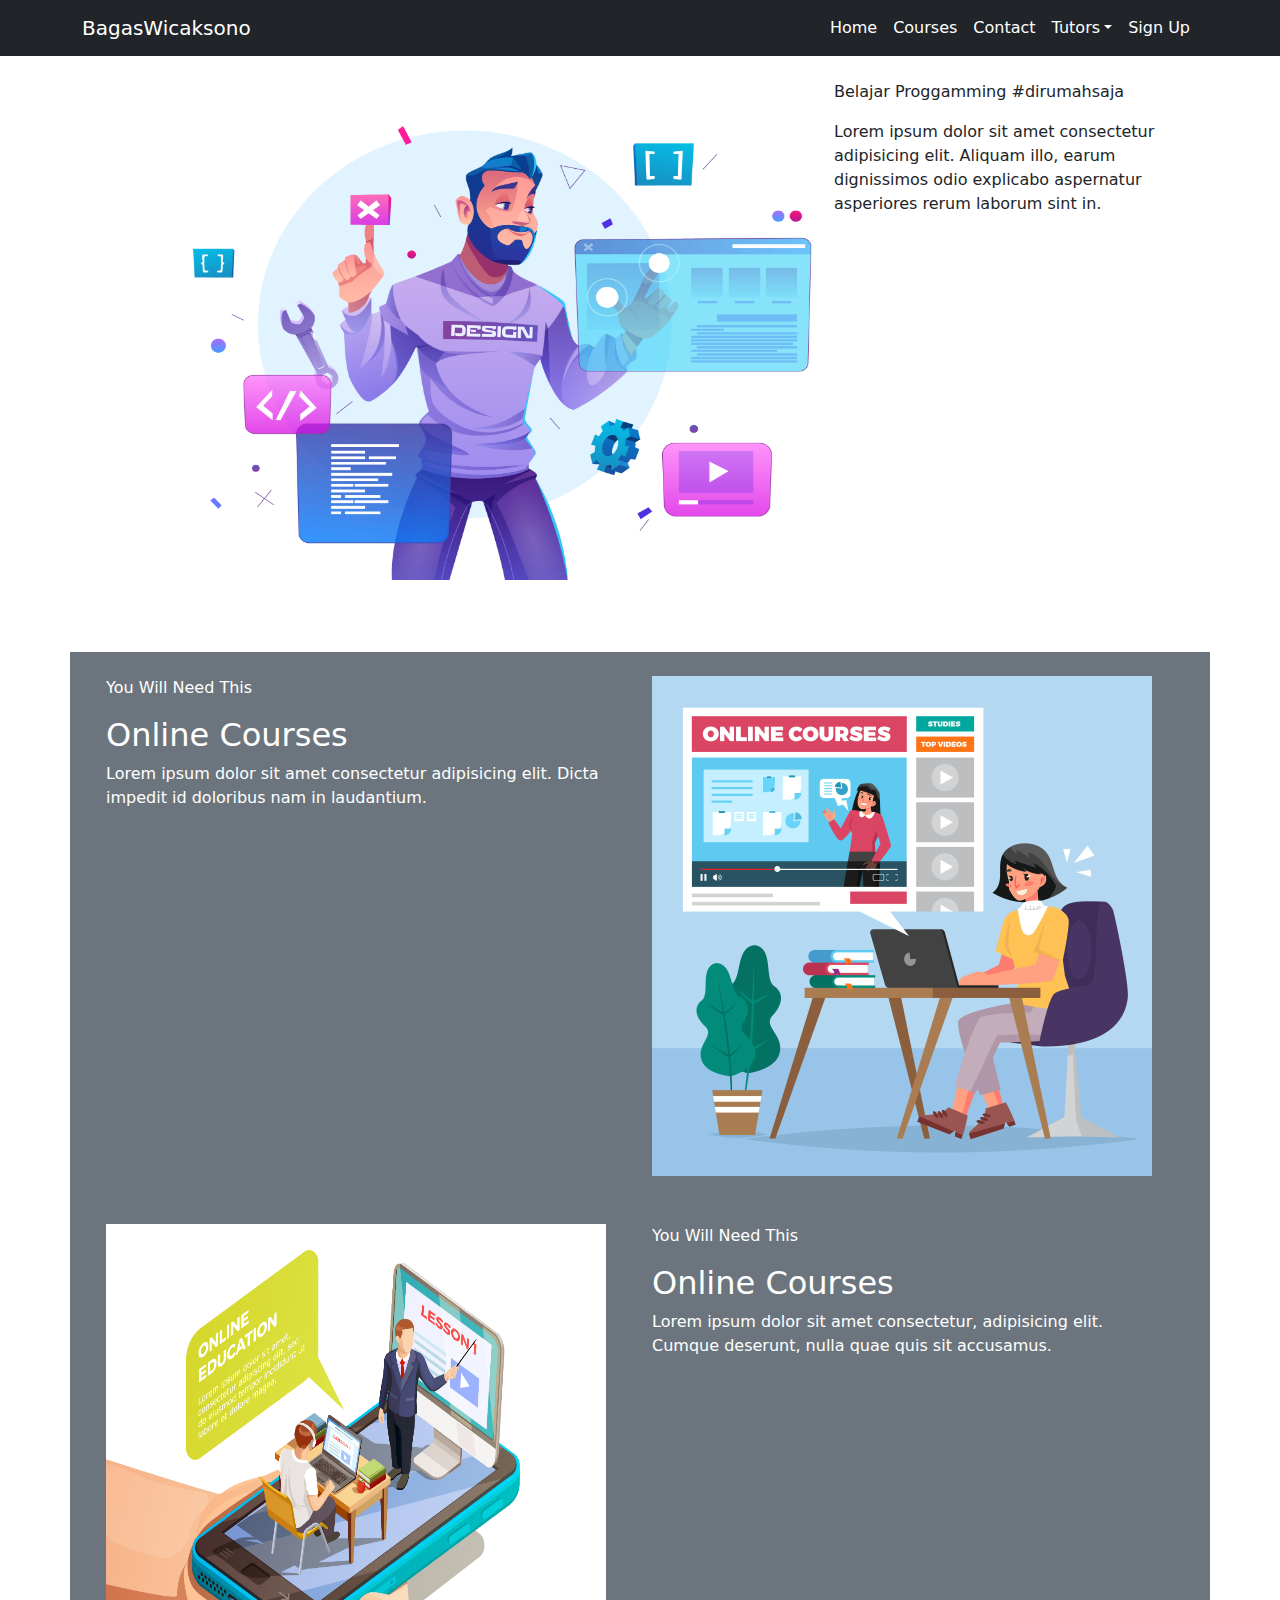
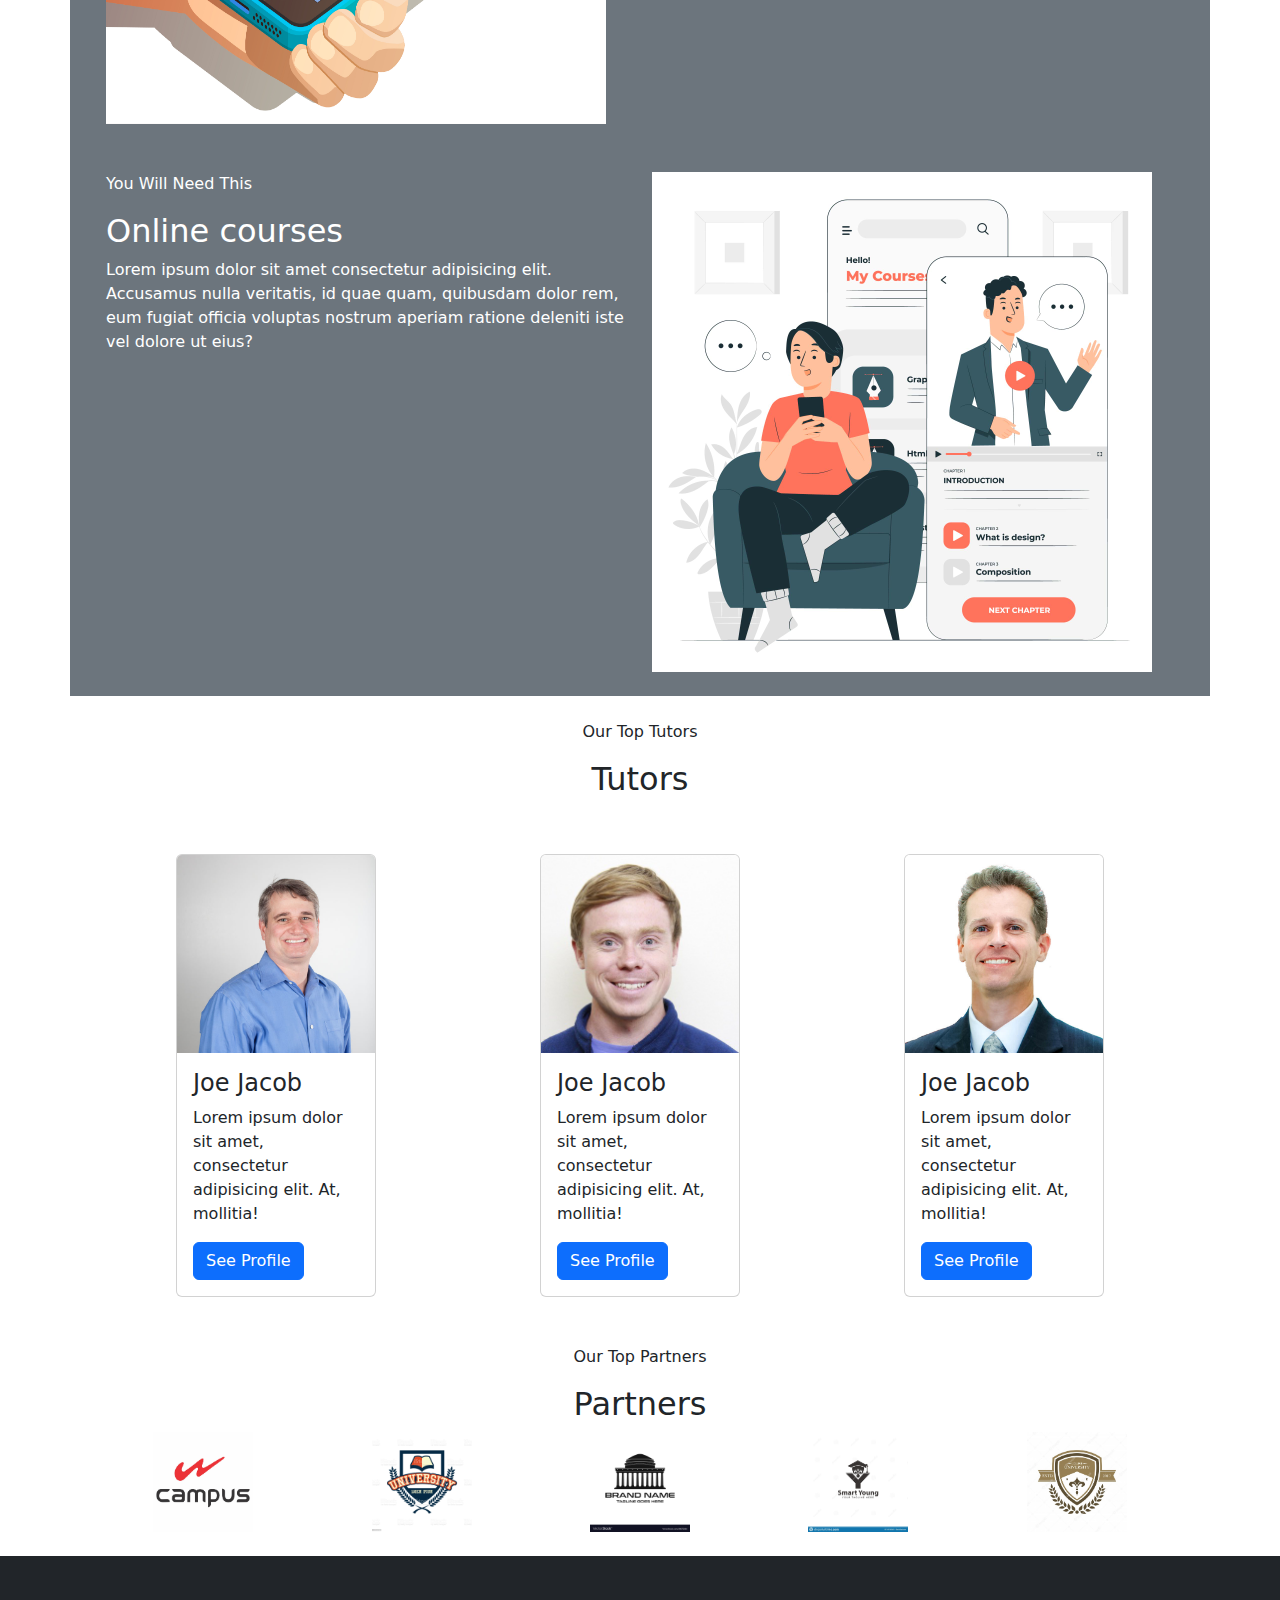
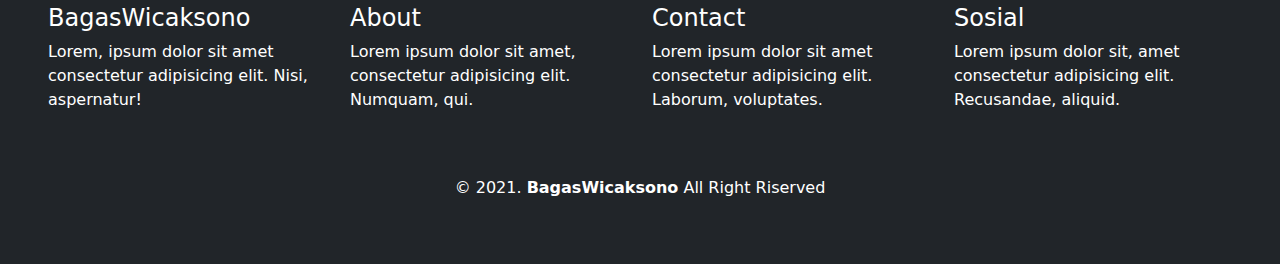
<file: mencoba/index.html>
<!DOCTYPE html>
<html lang="en">

<head>
    <meta charset="UTF-8">
    <meta name="viewport" content="width=device-width, initial-scale=1.0">
    <link href="https://cdn.jsdelivr.net/npm/bootstrap@5.1.1/dist/css/bootstrap.min.css" rel="stylesheet">
    <script src="https://cdn.jsdelivr.net/npm/bootstrap@5.1.1/dist/js/bootstrap.bundle.min.js"></script>
    <title>Belajar Progamming</title>
</head>

<body>
    <nav class="navbar navbar-expand-sm navbar-dark bg-dark">
        <div class="container">
            <a class="navbar-brand">BagasWicaksono</a>
            <div class="d-flex">
                <div class="collapse navbar-collapse" id="mynavbar">
                    <ul class="navbar-nav me-auto">
                        <li class="nav-item">
                            <a class="nav-link text-white">Home</a>
                        </li>
                        <li class="nav-item">
                            <a class="nav-link text-white">Courses</a>
                        </li>
                        <li class="nav-item ">
                            <a class="nav-link text-white ">Contact</a>
                        </li>
                        <li class="nav-item dropdown">
                            <a class="nav-link dropdown-toggle text-white" href="#" role="button" data-bs-toggle="dropdown">Tutors</a>
                            <ul class="dropdown-menu">
                                <li><a class="dropdown-item" href="#">Joe biden</a></li>
                                <li><a class="dropdown-item" href="#">Frank</a></li>
                                <li><a class="dropdown-item" href="#">Jacob</a></li>
                            </ul>
                        </li>
                        <li class="nav-item ">
                            <a class="nav-link text-white ">Sign Up</a>
                        </li>
                    </ul>
                </div>
            </div>
        </div>
    </nav>

    <div class="container">
        <div class="row p-4 ">
            <div class="col-md-8 "><img src="contoh2.jpg " alt="ilustrasi " width="800px " height="500px "></div>
            <div class="col-md-4 ">
                <p>Belajar Proggamming #dirumahsaja</p>
                <p>Lorem ipsum dolor sit amet consectetur adipisicing elit. Aliquam illo, earum dignissimos odio explicabo aspernatur asperiores rerum laborum sint in.</p>
            </div>
        </div>
    </div>

    <br>
    <br>

    <div class="container bg-secondary text-white ">
        <div class="row p-4 ">
            <div class="col-md-6 ">
                <p>You Will Need This</p>
                <h2>Online Courses</h2>
                <p>Lorem ipsum dolor sit amet consectetur adipisicing elit. Dicta impedit id doloribus nam in laudantium.</p>
            </div>
            <div class="col-md-6 "><img src="courses1.jpg " alt="ilistrasi " height="500px " width="500px "></div>
        </div>

        <div class="row p-4 ">
            <div class="col-md-6 "><img src="courses2.jpg " alt="ilistrasi " height="500px " width="500px "></div>
            <div class="col-md-6 ">
                <p>You Will Need This</p>
                <h2>Online Courses</h2>
                <p>Lorem ipsum dolor sit amet consectetur, adipisicing elit. Cumque deserunt, nulla quae quis sit accusamus.</p>
            </div>
        </div>

        <div class="row p-4 ">
            <div class="col-md-6 ">
                <p>You Will Need This</p>
                <h2>Online courses</h2>
                <p>Lorem ipsum dolor sit amet consectetur adipisicing elit. Accusamus nulla veritatis, id quae quam, quibusdam dolor rem, eum fugiat officia voluptas nostrum aperiam ratione deleniti iste vel dolore ut eius?</p>
            </div>
            <div class="col-md-6 "><img src="courses3.jpg " alt="ilustrasi " height="500px " width="500px "></div>
        </div>
    </div>

    <div class="container ">
        <div class="row p-4 text-center ">
            <p>Our Top Tutors</p>
            <h2>Tutors</h2>
        </div>

        <div class="row p-4 ">
            <div class="col d-flex justify-content-center">
                <div class="card " style="width: 200px; ">
                    <img class="card-img-top " src="person1.jpg " alt="Card Image " style="width: 100%; ">
                    <div class="card-body ">
                        <h4 class="card-title ">Joe Jacob</h4>
                        <p class="card-text ">Lorem ipsum dolor sit amet, consectetur adipisicing elit. At, mollitia!</p>
                        <a href="# " class="btn btn-primary ">See Profile</a>
                    </div>
                </div>
            </div>
            <div class="col d-flex justify-content-center ">
                <div col-4 class="card " style="width: 200px; mx-auto">
                    <img class="card-img-top " src="person2.jpeg " alt="Card Image " style="width: 100%; ">
                    <div class="card-body ">
                        <h4 class="card-title ">Joe Jacob</h4>
                        <p class="card-text ">Lorem ipsum dolor sit amet, consectetur adipisicing elit. At, mollitia!</p>
                        <a href="# " class="btn btn-primary ">See Profile</a>
                    </div>
                </div>
            </div>
            <div class="col d-flex justify-content-center ">
                <div col-4 class="card " style="width: 200px; ">
                    <img class="card-img-top " src="person3.jpg " alt="Card Image " style="width: 100%; ">
                    <div class="card-body ">
                        <h4 class="card-title ">Joe Jacob</h4>
                        <p class="card-text ">Lorem ipsum dolor sit amet, consectetur adipisicing elit. At, mollitia!</p>
                        <a href="# " class="btn btn-primary ">See Profile</a>
                    </div>
                </div>
            </div>
        </div>
    </div>

    <div class="container ">
        <div class="row p-4 ">
            <div class="row-4 text-center ">
                <p>Our Top Partners</p>
                <h2>Partners</h2>
            </div>
            <div class="col d-flex justify-content-center ">
                <img src="logo1.jpg " alt="logo " height="100px " width="100px ">
            </div>
            <div class="col d-flex justify-content-center ">
                <img src="logo2.jpg " alt="logo " height="100px " width="100px ">
            </div>
            <div class="col d-flex justify-content-center ">
                <img src="logo3.jpg " alt="logo " height="100px " width="100px ">
            </div>
            <div class="col d-flex justify-content-center ">
                <img src="logo4.jpg " alt="logo " height="100px " width="100px ">
            </div>
            <div class="col d-flex justify-content-center ">
                <img src="logo5.jpg " alt="logo " height="100px " width="100px ">
            </div>
        </div>
    </div>

    <div class="container-fluid p-4 bg-dark text-white ">
        <div class=" row p-4 ">
            <div class="col ">
                <h4>BagasWicaksono</h4>
                <p>Lorem, ipsum dolor sit amet consectetur adipisicing elit. Nisi, aspernatur!</p>
            </div>
            <div class="col ">
                <h4>About</h4>
                <p>Lorem ipsum dolor sit amet, consectetur adipisicing elit. Numquam, qui.</p>
            </div>
            <div class="col ">
                <h4>Contact</h4>
                <p>Lorem ipsum dolor sit amet consectetur adipisicing elit. Laborum, voluptates.</p>
            </div>
            <div class="col ">
                <h4>Sosial</h4>
                Lorem ipsum dolor sit, amet consectetur adipisicing elit. Recusandae, aliquid.
            </div>
        </div>

        <div class="row p-4 text-center ">
            <p>&copy; 2021. <b>BagasWicaksono</b> All Right Riserved</p>
        </div>
    </div>

</body>

</html>
</file>
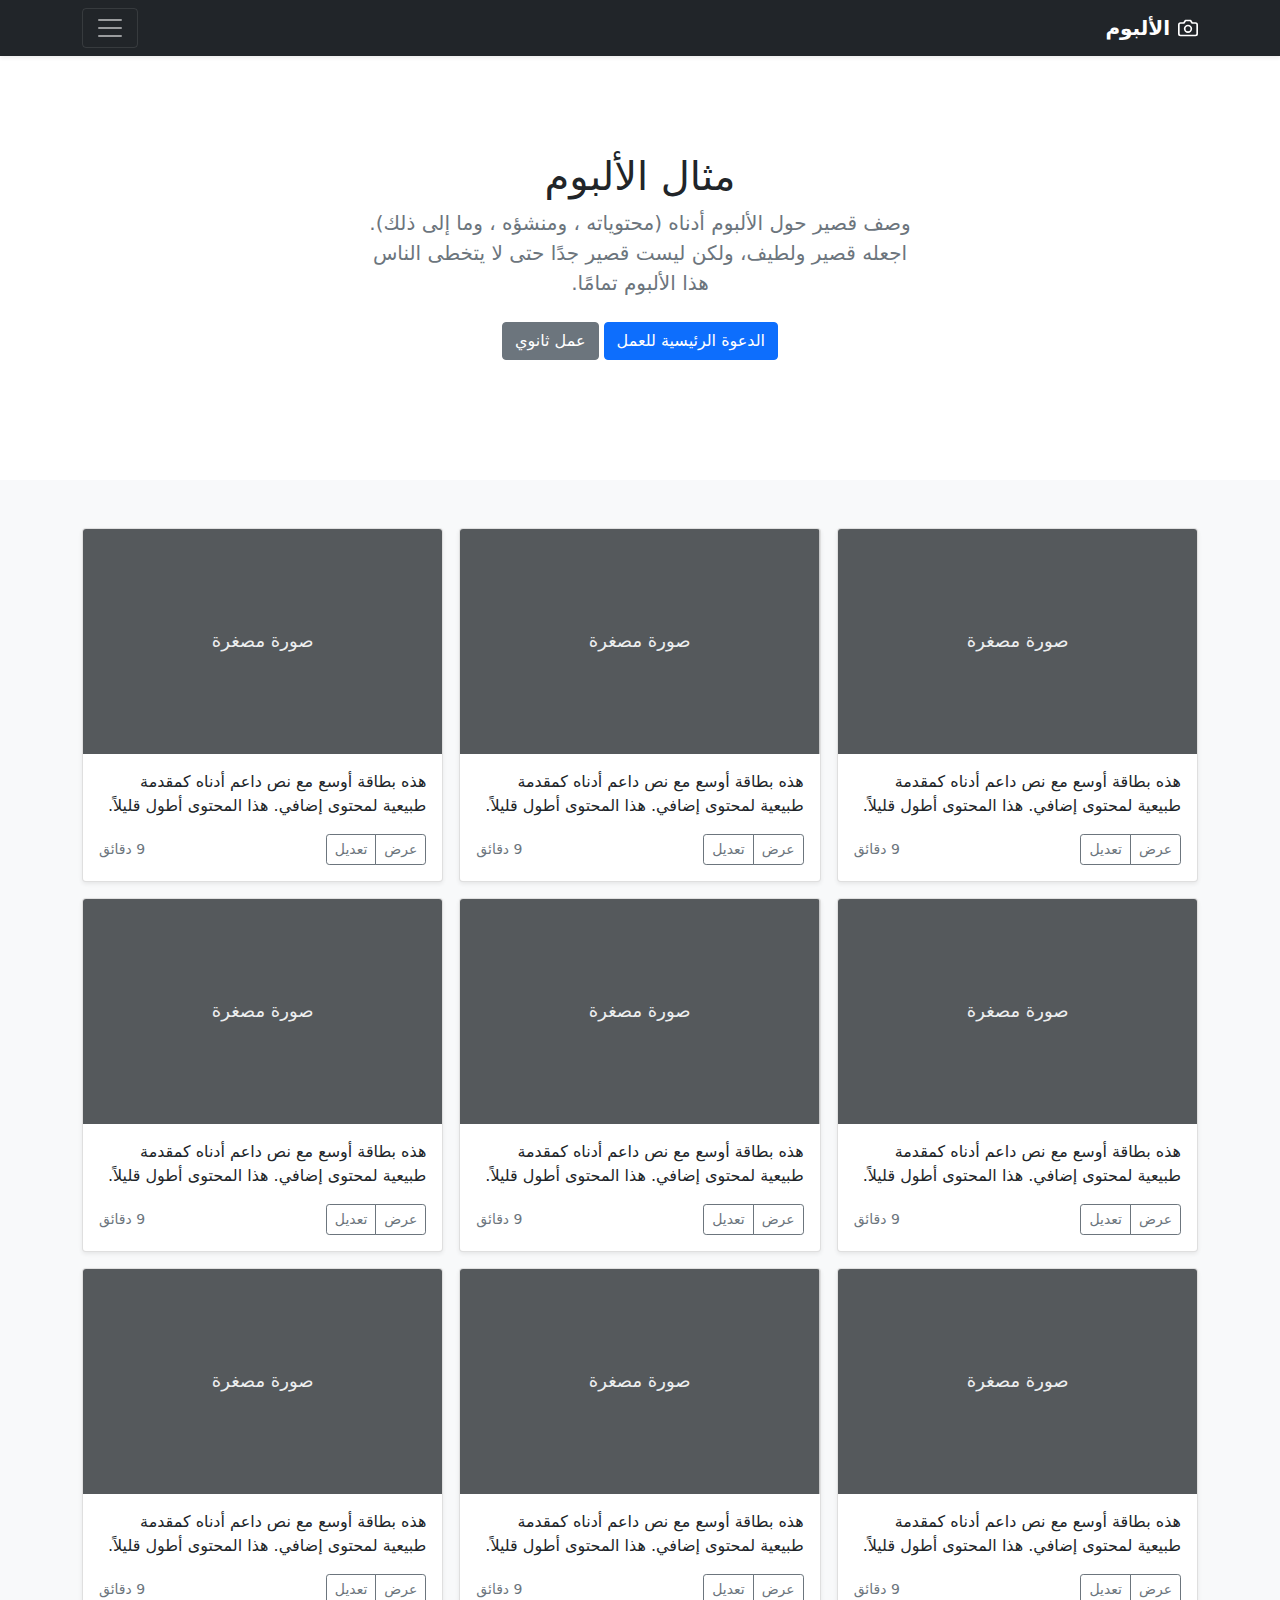
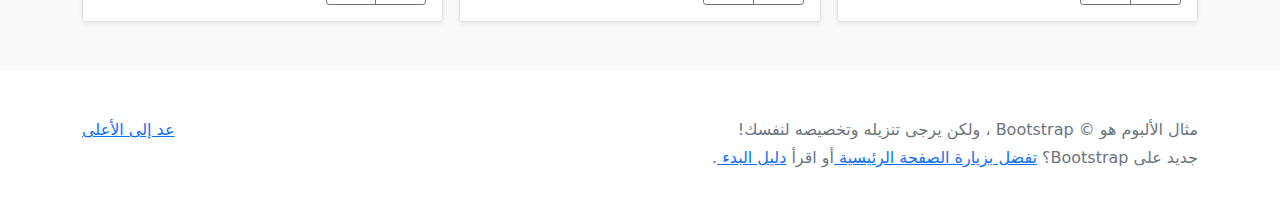
<file: bootstrap/album-rtl/index.html>
<!doctype html>
<html lang="ar" dir="rtl">
  <head>
    <meta charset="utf-8">
    <meta name="viewport" content="width=device-width, initial-scale=1">
    <meta name="description" content="">
    <meta name="author" content="Mark Otto, Jacob Thornton, and Bootstrap contributors">
    <meta name="generator" content="Hugo 0.84.0">
    <title>مثال الألبوم · Bootstrap v5.0</title>

    <link rel="canonical" href="https://getbootstrap.com/docs/5.0/examples/album-rtl/">

    

    <!-- Bootstrap core CSS -->
<link href="../assets/dist/css/bootstrap.rtl.min.css" rel="stylesheet">

    <style>
      .bd-placeholder-img {
        font-size: 1.125rem;
        text-anchor: middle;
        -webkit-user-select: none;
        -moz-user-select: none;
        user-select: none;
      }

      @media (min-width: 768px) {
        .bd-placeholder-img-lg {
          font-size: 3.5rem;
        }
      }
    </style>

    
  </head>
  <body>
    
<header>
  <div class="collapse bg-dark" id="navbarHeader">
    <div class="container">
      <div class="row">
        <div class="col-sm-8 col-md-7 py-4">
          <h4 class="text-white">حول</h4>
          <p class="text-muted">أضف بعض المعلومات حول الألبوم، المؤلف، أو أي سياق خلفية آخر. اجعلها بضع جمل حتى يتمكن الزوار من التقاط بعض التلميحات المفيدة. ثم اربطها ببعض مواقع التواصل الاجتماعي أو معلومات الاتصال.</p>
        </div>
        <div class="col-sm-4 offset-md-1 py-4">
          <h4 class="text-white">تواصل معي</h4>
          <ul class="list-unstyled">
            <li><a href="#" class="text-white">تابعني على تويتر</a></li>
            <li><a href="#" class="text-white">شاركني الإعجاب في فيسبوك</a></li>
            <li><a href="#" class="text-white">راسلني على البريد الإلكتروني</a></li>
          </ul>
        </div>
      </div>
    </div>
  </div>
  <div class="navbar navbar-dark bg-dark shadow-sm">
    <div class="container">
      <a href="#" class="navbar-brand d-flex align-items-center">
        <svg xmlns="http://www.w3.org/2000/svg" width="20" height="20" fill="none" stroke="currentColor" stroke-linecap="round" stroke-linejoin="round" stroke-width="2" aria-hidden="true" class="me-2" viewBox="0 0 24 24"><path d="M23 19a2 2 0 0 1-2 2H3a2 2 0 0 1-2-2V8a2 2 0 0 1 2-2h4l2-3h6l2 3h4a2 2 0 0 1 2 2z"/><circle cx="12" cy="13" r="4"/></svg>
        <strong>الألبوم</strong>
      </a>
      <button class="navbar-toggler" type="button" data-bs-toggle="collapse" data-bs-target="#navbarHeader" aria-controls="navbarHeader" aria-expanded="false" aria-label="تبديل التنقل">
        <span class="navbar-toggler-icon"></span>
      </button>
    </div>
  </div>
</header>

<main>

  <section class="py-5 text-center container">
    <div class="row py-lg-5">
      <div class="col-lg-6 col-md-8 mx-auto">
        <h1 class="fw-light">مثال الألبوم</h1>
        <p class="lead text-muted">وصف قصير حول الألبوم أدناه (محتوياته ، ومنشؤه ، وما إلى ذلك). اجعله قصير ولطيف، ولكن ليست قصير جدًا حتى لا يتخطى الناس هذا الألبوم تمامًا.</p>
        <p>
          <a href="#" class="btn btn-primary my-2">الدعوة الرئيسية للعمل</a>
          <a href="#" class="btn btn-secondary my-2">عمل ثانوي</a>
        </p>
      </div>
    </div>
  </section>

  <div class="album py-5 bg-light">
    <div class="container">

      <div class="row row-cols-1 row-cols-sm-2 row-cols-md-3 g-3">
        <div class="col">
          <div class="card shadow-sm">
            <svg class="bd-placeholder-img card-img-top" width="100%" height="225" xmlns="http://www.w3.org/2000/svg" role="img" aria-label="Placeholder: صورة مصغرة" preserveAspectRatio="xMidYMid slice" focusable="false"><title>Placeholder</title><rect width="100%" height="100%" fill="#55595c"/><text x="50%" y="50%" fill="#eceeef" dy=".3em">صورة مصغرة</text></svg>

            <div class="card-body">
              <p class="card-text">هذه بطاقة أوسع مع نص داعم أدناه كمقدمة طبيعية لمحتوى إضافي. هذا المحتوى أطول قليلاً.</p>
              <div class="d-flex justify-content-between align-items-center">
                <div class="btn-group">
                  <button type="button" class="btn btn-sm btn-outline-secondary">عرض</button>
                  <button type="button" class="btn btn-sm btn-outline-secondary">تعديل</button>
                </div>
                <small class="text-muted">9 دقائق</small>
              </div>
            </div>
          </div>
        </div>
        <div class="col">
          <div class="card shadow-sm">
            <svg class="bd-placeholder-img card-img-top" width="100%" height="225" xmlns="http://www.w3.org/2000/svg" role="img" aria-label="Placeholder: صورة مصغرة" preserveAspectRatio="xMidYMid slice" focusable="false"><title>Placeholder</title><rect width="100%" height="100%" fill="#55595c"/><text x="50%" y="50%" fill="#eceeef" dy=".3em">صورة مصغرة</text></svg>

            <div class="card-body">
              <p class="card-text">هذه بطاقة أوسع مع نص داعم أدناه كمقدمة طبيعية لمحتوى إضافي. هذا المحتوى أطول قليلاً.</p>
              <div class="d-flex justify-content-between align-items-center">
                <div class="btn-group">
                  <button type="button" class="btn btn-sm btn-outline-secondary">عرض</button>
                  <button type="button" class="btn btn-sm btn-outline-secondary">تعديل</button>
                </div>
                <small class="text-muted">9 دقائق</small>
              </div>
            </div>
          </div>
        </div>
        <div class="col">
          <div class="card shadow-sm">
            <svg class="bd-placeholder-img card-img-top" width="100%" height="225" xmlns="http://www.w3.org/2000/svg" role="img" aria-label="Placeholder: صورة مصغرة" preserveAspectRatio="xMidYMid slice" focusable="false"><title>Placeholder</title><rect width="100%" height="100%" fill="#55595c"/><text x="50%" y="50%" fill="#eceeef" dy=".3em">صورة مصغرة</text></svg>

            <div class="card-body">
              <p class="card-text">هذه بطاقة أوسع مع نص داعم أدناه كمقدمة طبيعية لمحتوى إضافي. هذا المحتوى أطول قليلاً.</p>
              <div class="d-flex justify-content-between align-items-center">
                <div class="btn-group">
                  <button type="button" class="btn btn-sm btn-outline-secondary">عرض</button>
                  <button type="button" class="btn btn-sm btn-outline-secondary">تعديل</button>
                </div>
                <small class="text-muted">9 دقائق</small>
              </div>
            </div>
          </div>
        </div>

        <div class="col">
          <div class="card shadow-sm">
            <svg class="bd-placeholder-img card-img-top" width="100%" height="225" xmlns="http://www.w3.org/2000/svg" role="img" aria-label="Placeholder: صورة مصغرة" preserveAspectRatio="xMidYMid slice" focusable="false"><title>Placeholder</title><rect width="100%" height="100%" fill="#55595c"/><text x="50%" y="50%" fill="#eceeef" dy=".3em">صورة مصغرة</text></svg>

            <div class="card-body">
              <p class="card-text">هذه بطاقة أوسع مع نص داعم أدناه كمقدمة طبيعية لمحتوى إضافي. هذا المحتوى أطول قليلاً.</p>
              <div class="d-flex justify-content-between align-items-center">
                <div class="btn-group">
                  <button type="button" class="btn btn-sm btn-outline-secondary">عرض</button>
                  <button type="button" class="btn btn-sm btn-outline-secondary">تعديل</button>
                </div>
                <small class="text-muted">9 دقائق</small>
              </div>
            </div>
          </div>
        </div>
        <div class="col">
          <div class="card shadow-sm">
            <svg class="bd-placeholder-img card-img-top" width="100%" height="225" xmlns="http://www.w3.org/2000/svg" role="img" aria-label="Placeholder: صورة مصغرة" preserveAspectRatio="xMidYMid slice" focusable="false"><title>Placeholder</title><rect width="100%" height="100%" fill="#55595c"/><text x="50%" y="50%" fill="#eceeef" dy=".3em">صورة مصغرة</text></svg>

            <div class="card-body">
              <p class="card-text">هذه بطاقة أوسع مع نص داعم أدناه كمقدمة طبيعية لمحتوى إضافي. هذا المحتوى أطول قليلاً.</p>
              <div class="d-flex justify-content-between align-items-center">
                <div class="btn-group">
                  <button type="button" class="btn btn-sm btn-outline-secondary">عرض</button>
                  <button type="button" class="btn btn-sm btn-outline-secondary">تعديل</button>
                </div>
                <small class="text-muted">9 دقائق</small>
              </div>
            </div>
          </div>
        </div>
        <div class="col">
          <div class="card shadow-sm">
            <svg class="bd-placeholder-img card-img-top" width="100%" height="225" xmlns="http://www.w3.org/2000/svg" role="img" aria-label="Placeholder: صورة مصغرة" preserveAspectRatio="xMidYMid slice" focusable="false"><title>Placeholder</title><rect width="100%" height="100%" fill="#55595c"/><text x="50%" y="50%" fill="#eceeef" dy=".3em">صورة مصغرة</text></svg>

            <div class="card-body">
              <p class="card-text">هذه بطاقة أوسع مع نص داعم أدناه كمقدمة طبيعية لمحتوى إضافي. هذا المحتوى أطول قليلاً.</p>
              <div class="d-flex justify-content-between align-items-center">
                <div class="btn-group">
                  <button type="button" class="btn btn-sm btn-outline-secondary">عرض</button>
                  <button type="button" class="btn btn-sm btn-outline-secondary">تعديل</button>
                </div>
                <small class="text-muted">9 دقائق</small>
              </div>
            </div>
          </div>
        </div>

        <div class="col">
          <div class="card shadow-sm">
            <svg class="bd-placeholder-img card-img-top" width="100%" height="225" xmlns="http://www.w3.org/2000/svg" role="img" aria-label="Placeholder: صورة مصغرة" preserveAspectRatio="xMidYMid slice" focusable="false"><title>Placeholder</title><rect width="100%" height="100%" fill="#55595c"/><text x="50%" y="50%" fill="#eceeef" dy=".3em">صورة مصغرة</text></svg>

            <div class="card-body">
              <p class="card-text">هذه بطاقة أوسع مع نص داعم أدناه كمقدمة طبيعية لمحتوى إضافي. هذا المحتوى أطول قليلاً.</p>
              <div class="d-flex justify-content-between align-items-center">
                <div class="btn-group">
                  <button type="button" class="btn btn-sm btn-outline-secondary">عرض</button>
                  <button type="button" class="btn btn-sm btn-outline-secondary">تعديل</button>
                </div>
                <small class="text-muted">9 دقائق</small>
              </div>
            </div>
          </div>
        </div>
        <div class="col">
          <div class="card shadow-sm">
            <svg class="bd-placeholder-img card-img-top" width="100%" height="225" xmlns="http://www.w3.org/2000/svg" role="img" aria-label="Placeholder: صورة مصغرة" preserveAspectRatio="xMidYMid slice" focusable="false"><title>Placeholder</title><rect width="100%" height="100%" fill="#55595c"/><text x="50%" y="50%" fill="#eceeef" dy=".3em">صورة مصغرة</text></svg>

            <div class="card-body">
              <p class="card-text">هذه بطاقة أوسع مع نص داعم أدناه كمقدمة طبيعية لمحتوى إضافي. هذا المحتوى أطول قليلاً.</p>
              <div class="d-flex justify-content-between align-items-center">
                <div class="btn-group">
                  <button type="button" class="btn btn-sm btn-outline-secondary">عرض</button>
                  <button type="button" class="btn btn-sm btn-outline-secondary">تعديل</button>
                </div>
                <small class="text-muted">9 دقائق</small>
              </div>
            </div>
          </div>
        </div>
        <div class="col">
          <div class="card shadow-sm">
            <svg class="bd-placeholder-img card-img-top" width="100%" height="225" xmlns="http://www.w3.org/2000/svg" role="img" aria-label="Placeholder: صورة مصغرة" preserveAspectRatio="xMidYMid slice" focusable="false"><title>Placeholder</title><rect width="100%" height="100%" fill="#55595c"/><text x="50%" y="50%" fill="#eceeef" dy=".3em">صورة مصغرة</text></svg>

            <div class="card-body">
              <p class="card-text">هذه بطاقة أوسع مع نص داعم أدناه كمقدمة طبيعية لمحتوى إضافي. هذا المحتوى أطول قليلاً.</p>
              <div class="d-flex justify-content-between align-items-center">
                <div class="btn-group">
                  <button type="button" class="btn btn-sm btn-outline-secondary">عرض</button>
                  <button type="button" class="btn btn-sm btn-outline-secondary">تعديل</button>
                </div>
                <small class="text-muted">9 دقائق</small>
              </div>
            </div>
          </div>
        </div>
      </div>
    </div>
  </div>

</main>

<footer class="text-muted py-5">
  <div class="container">
    <p class="float-end mb-1">
      <a href="#">عد إلى الأعلى</a>
    </p>
    <p class="mb-1">مثال الألبوم هو © Bootstrap ، ولكن يرجى تنزيله وتخصيصه لنفسك!</p>
    <p class="mb-0">جديد على Bootstrap؟ <a href="/"> تفضل بزيارة الصفحة الرئيسية </a> أو اقرأ <a href="../getting-started/introduction/ "> دليل البدء </a>.</p>
  </div>
</footer>


    <script src="../assets/dist/js/bootstrap.bundle.min.js"></script>

      
  </body>
</html>
</file>
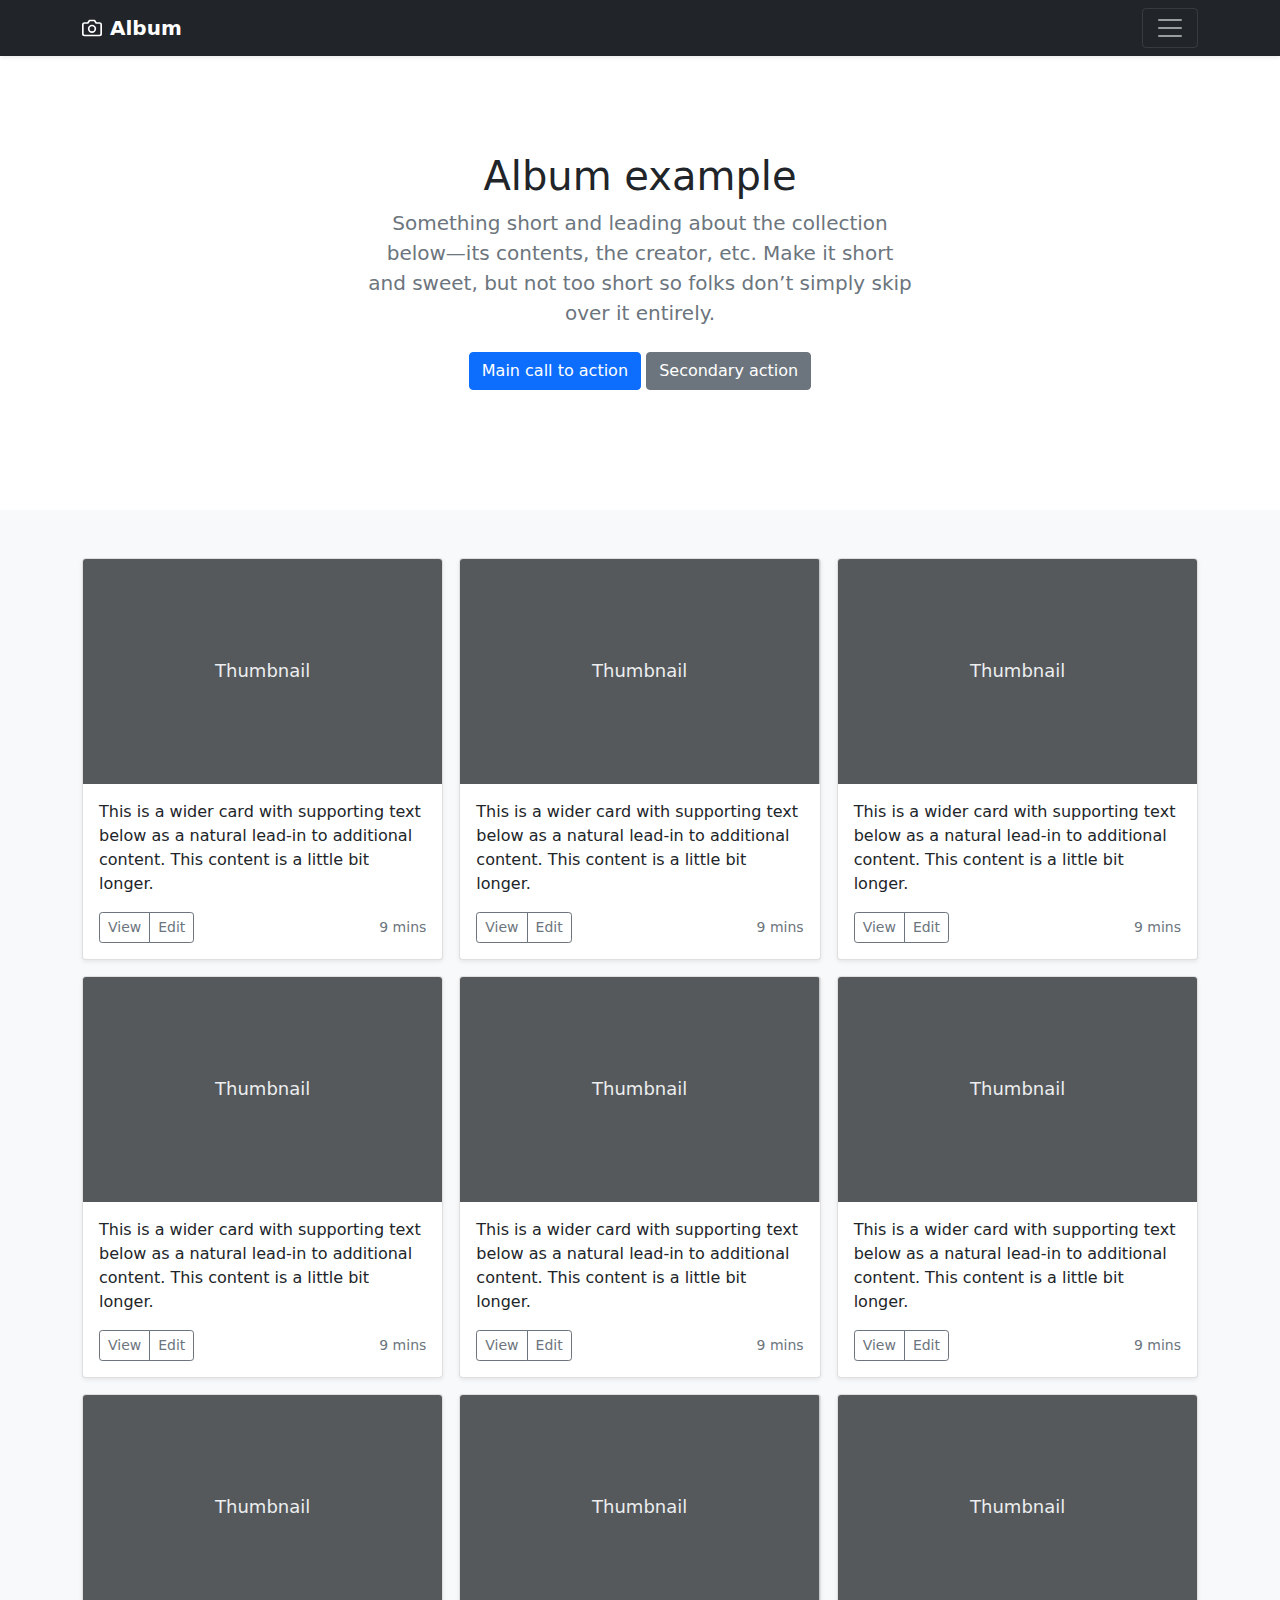
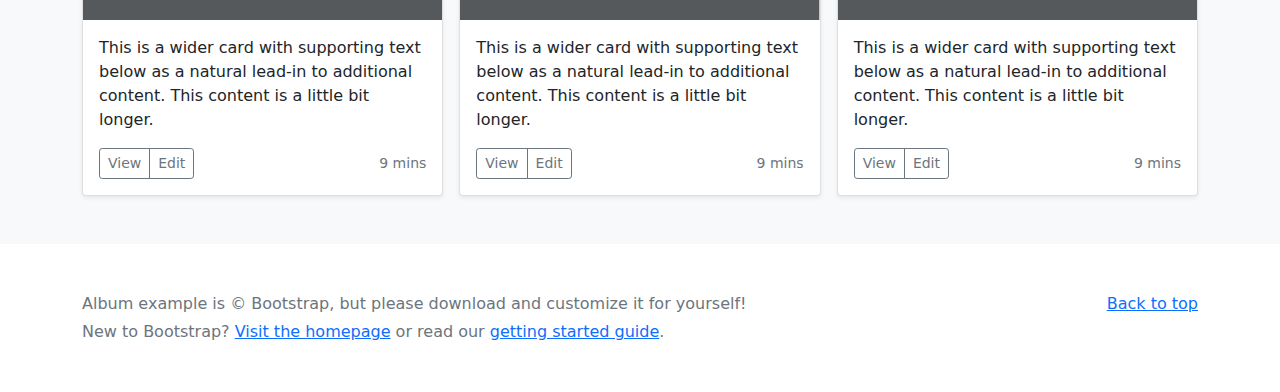
<file: bootstrap/album/index.html>
<!doctype html>
<html lang="en">
  <head>
    <meta charset="utf-8">
    <meta name="viewport" content="width=device-width, initial-scale=1">
    <meta name="description" content="">
    <meta name="author" content="Mark Otto, Jacob Thornton, and Bootstrap contributors">
    <meta name="generator" content="Hugo 0.84.0">
    <title>Album example · Bootstrap v5.0</title>

    <link rel="canonical" href="https://getbootstrap.com/docs/5.0/examples/album/">

    

    <!-- Bootstrap core CSS -->
<link href="../assets/dist/css/bootstrap.min.css" rel="stylesheet">

    <style>
      .bd-placeholder-img {
        font-size: 1.125rem;
        text-anchor: middle;
        -webkit-user-select: none;
        -moz-user-select: none;
        user-select: none;
      }

      @media (min-width: 768px) {
        .bd-placeholder-img-lg {
          font-size: 3.5rem;
        }
      }
    </style>

    
  </head>
  <body>
    
<header>
  <div class="collapse bg-dark" id="navbarHeader">
    <div class="container">
      <div class="row">
        <div class="col-sm-8 col-md-7 py-4">
          <h4 class="text-white">About</h4>
          <p class="text-muted">Add some information about the album below, the author, or any other background context. Make it a few sentences long so folks can pick up some informative tidbits. Then, link them off to some social networking sites or contact information.</p>
        </div>
        <div class="col-sm-4 offset-md-1 py-4">
          <h4 class="text-white">Contact</h4>
          <ul class="list-unstyled">
            <li><a href="#" class="text-white">Follow on Twitter</a></li>
            <li><a href="#" class="text-white">Like on Facebook</a></li>
            <li><a href="#" class="text-white">Email me</a></li>
          </ul>
        </div>
      </div>
    </div>
  </div>
  <div class="navbar navbar-dark bg-dark shadow-sm">
    <div class="container">
      <a href="#" class="navbar-brand d-flex align-items-center">
        <svg xmlns="http://www.w3.org/2000/svg" width="20" height="20" fill="none" stroke="currentColor" stroke-linecap="round" stroke-linejoin="round" stroke-width="2" aria-hidden="true" class="me-2" viewBox="0 0 24 24"><path d="M23 19a2 2 0 0 1-2 2H3a2 2 0 0 1-2-2V8a2 2 0 0 1 2-2h4l2-3h6l2 3h4a2 2 0 0 1 2 2z"/><circle cx="12" cy="13" r="4"/></svg>
        <strong>Album</strong>
      </a>
      <button class="navbar-toggler" type="button" data-bs-toggle="collapse" data-bs-target="#navbarHeader" aria-controls="navbarHeader" aria-expanded="false" aria-label="Toggle navigation">
        <span class="navbar-toggler-icon"></span>
      </button>
    </div>
  </div>
</header>

<main>

  <section class="py-5 text-center container">
    <div class="row py-lg-5">
      <div class="col-lg-6 col-md-8 mx-auto">
        <h1 class="fw-light">Album example</h1>
        <p class="lead text-muted">Something short and leading about the collection below—its contents, the creator, etc. Make it short and sweet, but not too short so folks don’t simply skip over it entirely.</p>
        <p>
          <a href="#" class="btn btn-primary my-2">Main call to action</a>
          <a href="#" class="btn btn-secondary my-2">Secondary action</a>
        </p>
      </div>
    </div>
  </section>

  <div class="album py-5 bg-light">
    <div class="container">

      <div class="row row-cols-1 row-cols-sm-2 row-cols-md-3 g-3">
        <div class="col">
          <div class="card shadow-sm">
            <svg class="bd-placeholder-img card-img-top" width="100%" height="225" xmlns="http://www.w3.org/2000/svg" role="img" aria-label="Placeholder: Thumbnail" preserveAspectRatio="xMidYMid slice" focusable="false"><title>Placeholder</title><rect width="100%" height="100%" fill="#55595c"/><text x="50%" y="50%" fill="#eceeef" dy=".3em">Thumbnail</text></svg>

            <div class="card-body">
              <p class="card-text">This is a wider card with supporting text below as a natural lead-in to additional content. This content is a little bit longer.</p>
              <div class="d-flex justify-content-between align-items-center">
                <div class="btn-group">
                  <button type="button" class="btn btn-sm btn-outline-secondary">View</button>
                  <button type="button" class="btn btn-sm btn-outline-secondary">Edit</button>
                </div>
                <small class="text-muted">9 mins</small>
              </div>
            </div>
          </div>
        </div>
        <div class="col">
          <div class="card shadow-sm">
            <svg class="bd-placeholder-img card-img-top" width="100%" height="225" xmlns="http://www.w3.org/2000/svg" role="img" aria-label="Placeholder: Thumbnail" preserveAspectRatio="xMidYMid slice" focusable="false"><title>Placeholder</title><rect width="100%" height="100%" fill="#55595c"/><text x="50%" y="50%" fill="#eceeef" dy=".3em">Thumbnail</text></svg>

            <div class="card-body">
              <p class="card-text">This is a wider card with supporting text below as a natural lead-in to additional content. This content is a little bit longer.</p>
              <div class="d-flex justify-content-between align-items-center">
                <div class="btn-group">
                  <button type="button" class="btn btn-sm btn-outline-secondary">View</button>
                  <button type="button" class="btn btn-sm btn-outline-secondary">Edit</button>
                </div>
                <small class="text-muted">9 mins</small>
              </div>
            </div>
          </div>
        </div>
        <div class="col">
          <div class="card shadow-sm">
            <svg class="bd-placeholder-img card-img-top" width="100%" height="225" xmlns="http://www.w3.org/2000/svg" role="img" aria-label="Placeholder: Thumbnail" preserveAspectRatio="xMidYMid slice" focusable="false"><title>Placeholder</title><rect width="100%" height="100%" fill="#55595c"/><text x="50%" y="50%" fill="#eceeef" dy=".3em">Thumbnail</text></svg>

            <div class="card-body">
              <p class="card-text">This is a wider card with supporting text below as a natural lead-in to additional content. This content is a little bit longer.</p>
              <div class="d-flex justify-content-between align-items-center">
                <div class="btn-group">
                  <button type="button" class="btn btn-sm btn-outline-secondary">View</button>
                  <button type="button" class="btn btn-sm btn-outline-secondary">Edit</button>
                </div>
                <small class="text-muted">9 mins</small>
              </div>
            </div>
          </div>
        </div>

        <div class="col">
          <div class="card shadow-sm">
            <svg class="bd-placeholder-img card-img-top" width="100%" height="225" xmlns="http://www.w3.org/2000/svg" role="img" aria-label="Placeholder: Thumbnail" preserveAspectRatio="xMidYMid slice" focusable="false"><title>Placeholder</title><rect width="100%" height="100%" fill="#55595c"/><text x="50%" y="50%" fill="#eceeef" dy=".3em">Thumbnail</text></svg>

            <div class="card-body">
              <p class="card-text">This is a wider card with supporting text below as a natural lead-in to additional content. This content is a little bit longer.</p>
              <div class="d-flex justify-content-between align-items-center">
                <div class="btn-group">
                  <button type="button" class="btn btn-sm btn-outline-secondary">View</button>
                  <button type="button" class="btn btn-sm btn-outline-secondary">Edit</button>
                </div>
                <small class="text-muted">9 mins</small>
              </div>
            </div>
          </div>
        </div>
        <div class="col">
          <div class="card shadow-sm">
            <svg class="bd-placeholder-img card-img-top" width="100%" height="225" xmlns="http://www.w3.org/2000/svg" role="img" aria-label="Placeholder: Thumbnail" preserveAspectRatio="xMidYMid slice" focusable="false"><title>Placeholder</title><rect width="100%" height="100%" fill="#55595c"/><text x="50%" y="50%" fill="#eceeef" dy=".3em">Thumbnail</text></svg>

            <div class="card-body">
              <p class="card-text">This is a wider card with supporting text below as a natural lead-in to additional content. This content is a little bit longer.</p>
              <div class="d-flex justify-content-between align-items-center">
                <div class="btn-group">
                  <button type="button" class="btn btn-sm btn-outline-secondary">View</button>
                  <button type="button" class="btn btn-sm btn-outline-secondary">Edit</button>
                </div>
                <small class="text-muted">9 mins</small>
              </div>
            </div>
          </div>
        </div>
        <div class="col">
          <div class="card shadow-sm">
            <svg class="bd-placeholder-img card-img-top" width="100%" height="225" xmlns="http://www.w3.org/2000/svg" role="img" aria-label="Placeholder: Thumbnail" preserveAspectRatio="xMidYMid slice" focusable="false"><title>Placeholder</title><rect width="100%" height="100%" fill="#55595c"/><text x="50%" y="50%" fill="#eceeef" dy=".3em">Thumbnail</text></svg>

            <div class="card-body">
              <p class="card-text">This is a wider card with supporting text below as a natural lead-in to additional content. This content is a little bit longer.</p>
              <div class="d-flex justify-content-between align-items-center">
                <div class="btn-group">
                  <button type="button" class="btn btn-sm btn-outline-secondary">View</button>
                  <button type="button" class="btn btn-sm btn-outline-secondary">Edit</button>
                </div>
                <small class="text-muted">9 mins</small>
              </div>
            </div>
          </div>
        </div>

        <div class="col">
          <div class="card shadow-sm">
            <svg class="bd-placeholder-img card-img-top" width="100%" height="225" xmlns="http://www.w3.org/2000/svg" role="img" aria-label="Placeholder: Thumbnail" preserveAspectRatio="xMidYMid slice" focusable="false"><title>Placeholder</title><rect width="100%" height="100%" fill="#55595c"/><text x="50%" y="50%" fill="#eceeef" dy=".3em">Thumbnail</text></svg>

            <div class="card-body">
              <p class="card-text">This is a wider card with supporting text below as a natural lead-in to additional content. This content is a little bit longer.</p>
              <div class="d-flex justify-content-between align-items-center">
                <div class="btn-group">
                  <button type="button" class="btn btn-sm btn-outline-secondary">View</button>
                  <button type="button" class="btn btn-sm btn-outline-secondary">Edit</button>
                </div>
                <small class="text-muted">9 mins</small>
              </div>
            </div>
          </div>
        </div>
        <div class="col">
          <div class="card shadow-sm">
            <svg class="bd-placeholder-img card-img-top" width="100%" height="225" xmlns="http://www.w3.org/2000/svg" role="img" aria-label="Placeholder: Thumbnail" preserveAspectRatio="xMidYMid slice" focusable="false"><title>Placeholder</title><rect width="100%" height="100%" fill="#55595c"/><text x="50%" y="50%" fill="#eceeef" dy=".3em">Thumbnail</text></svg>

            <div class="card-body">
              <p class="card-text">This is a wider card with supporting text below as a natural lead-in to additional content. This content is a little bit longer.</p>
              <div class="d-flex justify-content-between align-items-center">
                <div class="btn-group">
                  <button type="button" class="btn btn-sm btn-outline-secondary">View</button>
                  <button type="button" class="btn btn-sm btn-outline-secondary">Edit</button>
                </div>
                <small class="text-muted">9 mins</small>
              </div>
            </div>
          </div>
        </div>
        <div class="col">
          <div class="card shadow-sm">
            <svg class="bd-placeholder-img card-img-top" width="100%" height="225" xmlns="http://www.w3.org/2000/svg" role="img" aria-label="Placeholder: Thumbnail" preserveAspectRatio="xMidYMid slice" focusable="false"><title>Placeholder</title><rect width="100%" height="100%" fill="#55595c"/><text x="50%" y="50%" fill="#eceeef" dy=".3em">Thumbnail</text></svg>

            <div class="card-body">
              <p class="card-text">This is a wider card with supporting text below as a natural lead-in to additional content. This content is a little bit longer.</p>
              <div class="d-flex justify-content-between align-items-center">
                <div class="btn-group">
                  <button type="button" class="btn btn-sm btn-outline-secondary">View</button>
                  <button type="button" class="btn btn-sm btn-outline-secondary">Edit</button>
                </div>
                <small class="text-muted">9 mins</small>
              </div>
            </div>
          </div>
        </div>
      </div>
    </div>
  </div>

</main>

<footer class="text-muted py-5">
  <div class="container">
    <p class="float-end mb-1">
      <a href="#">Back to top</a>
    </p>
    <p class="mb-1">Album example is &copy; Bootstrap, but please download and customize it for yourself!</p>
    <p class="mb-0">New to Bootstrap? <a href="/">Visit the homepage</a> or read our <a href="../getting-started/introduction/">getting started guide</a>.</p>
  </div>
</footer>


    <script src="../assets/dist/js/bootstrap.bundle.min.js"></script>

      
  </body>
</html>
</file>
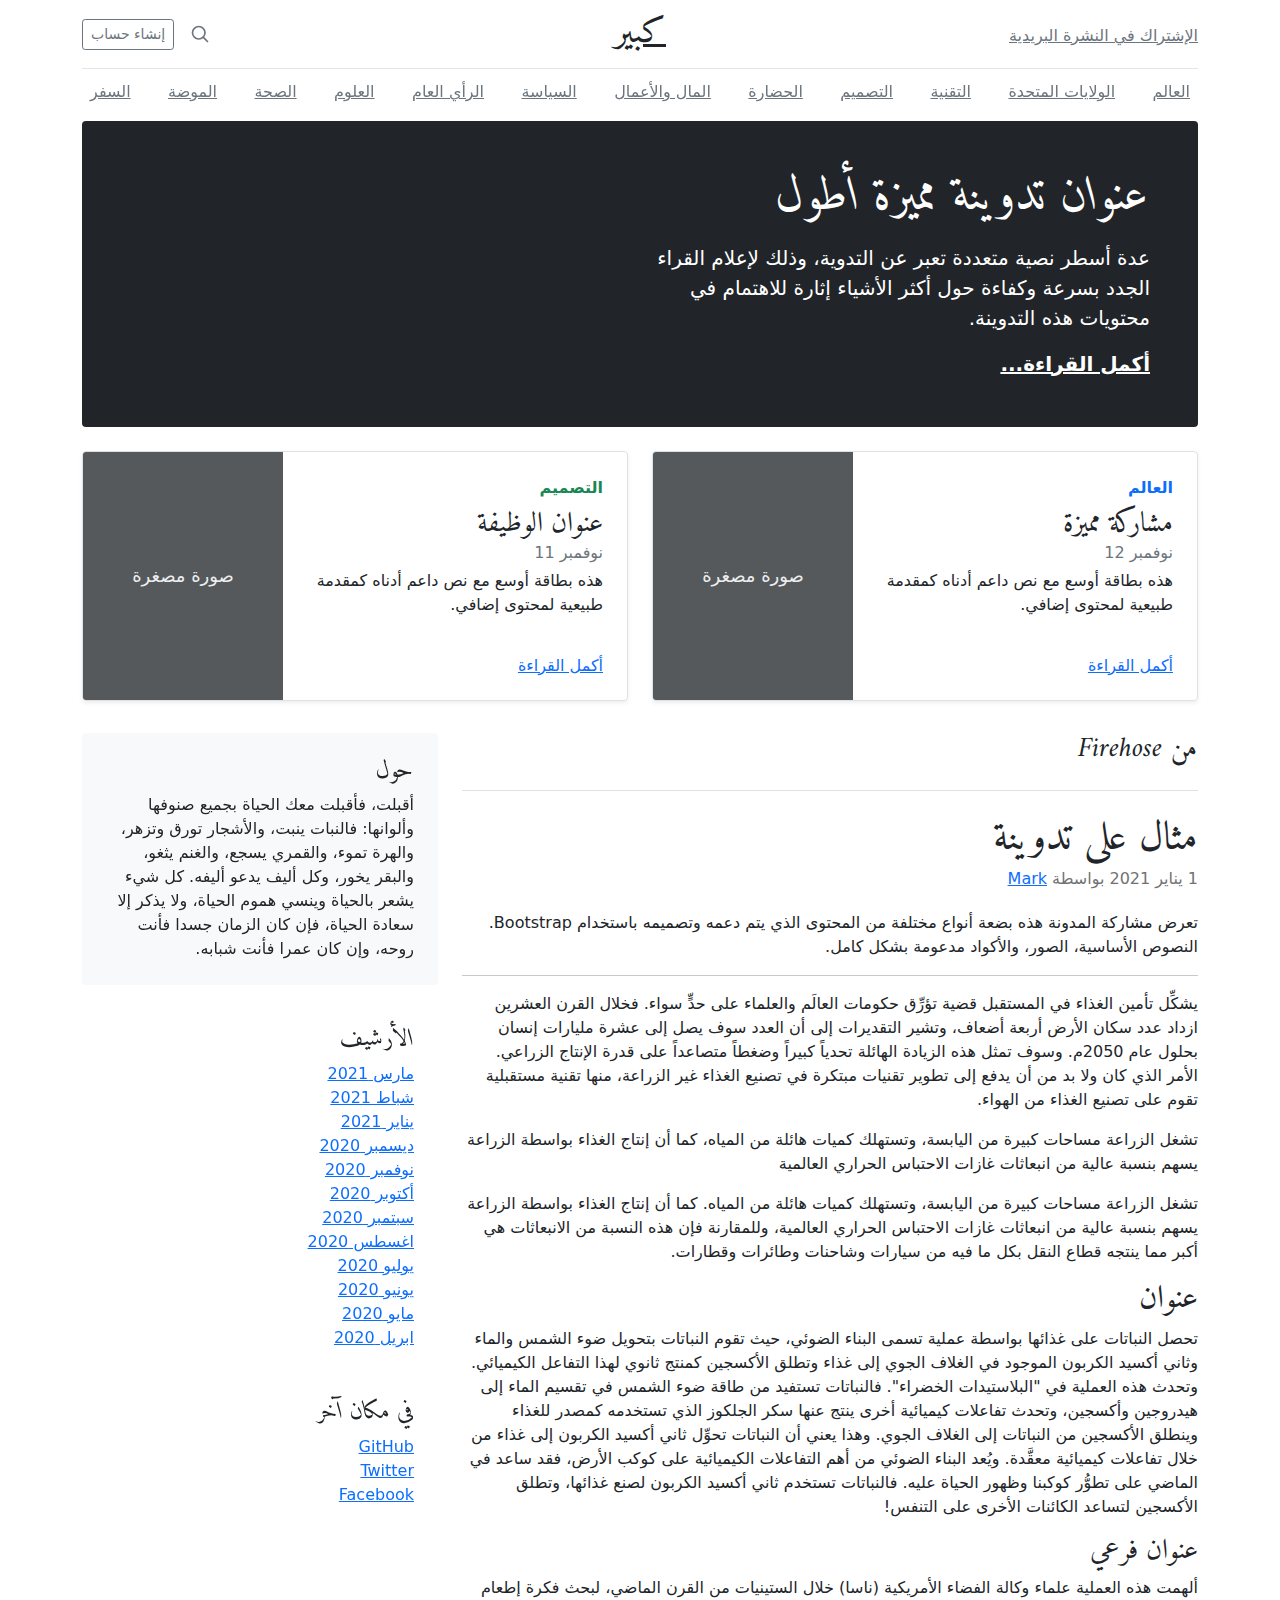
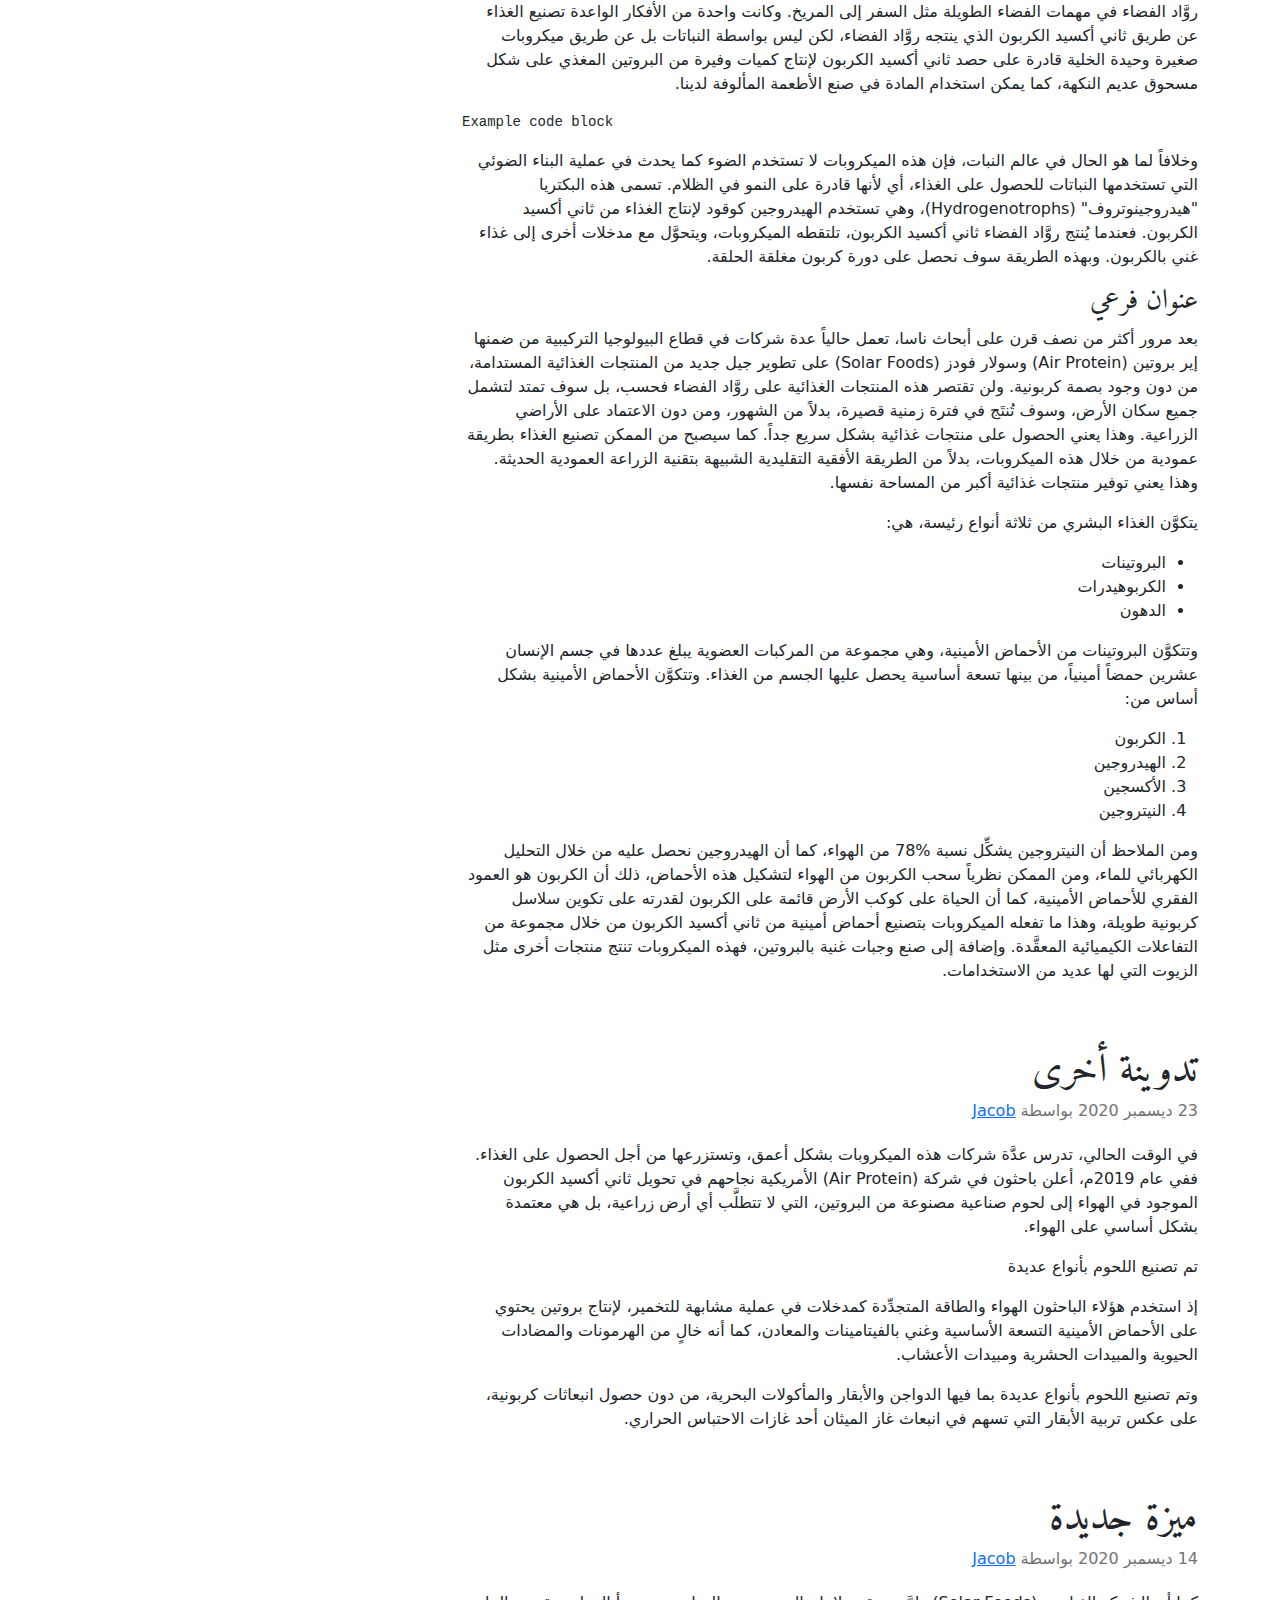
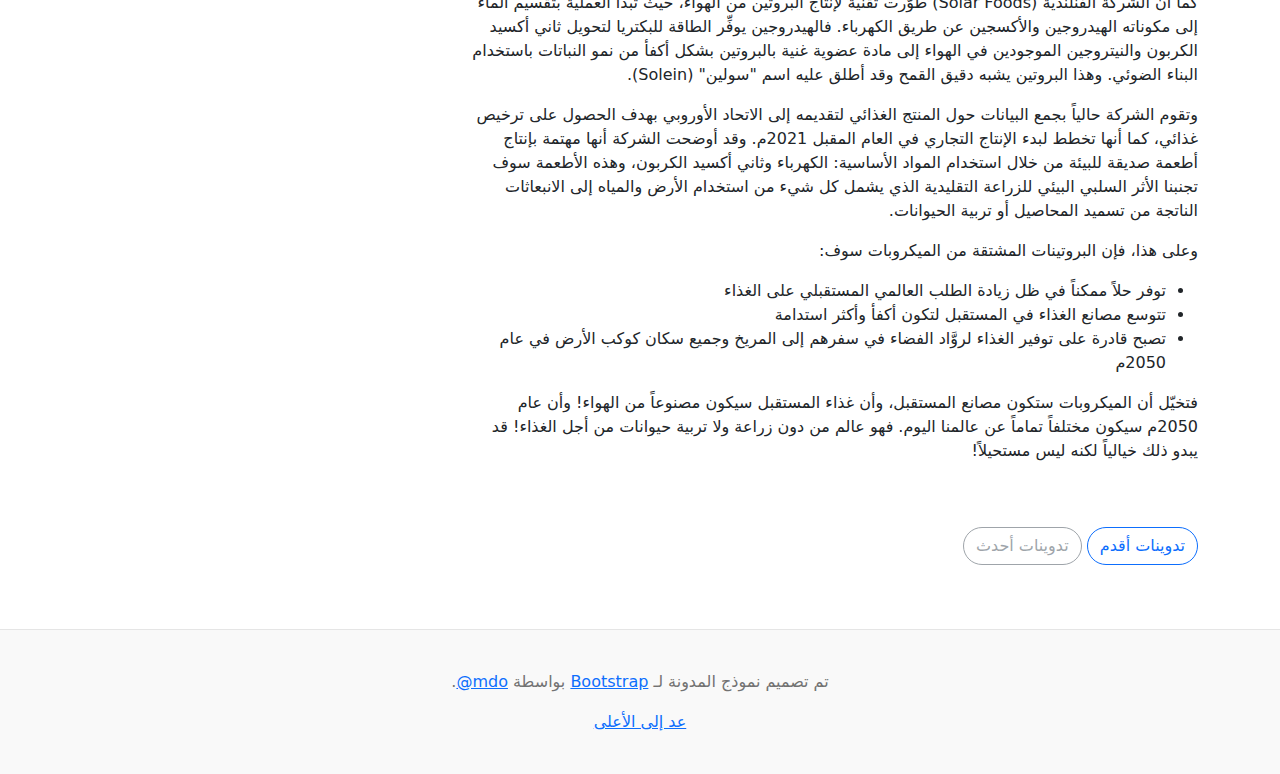
<file: bootstrap/blog-rtl/index.html>
<!doctype html>
<html lang="ar" dir="rtl">
  <head>
    <meta charset="utf-8">
    <meta name="viewport" content="width=device-width, initial-scale=1">
    <meta name="description" content="">
    <meta name="author" content="Mark Otto, Jacob Thornton, and Bootstrap contributors">
    <meta name="generator" content="Hugo 0.84.0">
    <title>قالب المدونة · Bootstrap v5.0</title>

    <link rel="canonical" href="https://getbootstrap.com/docs/5.0/examples/blog-rtl/">

    

    <!-- Bootstrap core CSS -->
<link href="../assets/dist/css/bootstrap.rtl.min.css" rel="stylesheet">

    <style>
      .bd-placeholder-img {
        font-size: 1.125rem;
        text-anchor: middle;
        -webkit-user-select: none;
        -moz-user-select: none;
        user-select: none;
      }

      @media (min-width: 768px) {
        .bd-placeholder-img-lg {
          font-size: 3.5rem;
        }
      }
    </style>

    
    <!-- Custom styles for this template -->
    <link href="https://fonts.googleapis.com/css?family=Amiri:wght@400;700&amp;display=swap" rel="stylesheet">
    <!-- Custom styles for this template -->
    <link href="../blog/blog.rtl.css" rel="stylesheet">
  </head>
  <body>
    
<div class="container">
  <header class="blog-header py-3">
    <div class="row flex-nowrap justify-content-between align-items-center">
      <div class="col-4 pt-1">
        <a class="link-secondary" href="#">الإشتراك في النشرة البريدية</a>
      </div>
      <div class="col-4 text-center">
        <a class="blog-header-logo text-dark" href="#">كبير</a>
      </div>
      <div class="col-4 d-flex justify-content-end align-items-center">
        <a class="link-secondary" href="#" aria-label="بحث">
          <svg xmlns="http://www.w3.org/2000/svg" width="20" height="20" fill="none" stroke="currentColor" stroke-linecap="round" stroke-linejoin="round" stroke-width="2" class="mx-3" role="img" viewBox="0 0 24 24"><title>بحث</title><circle cx="10.5" cy="10.5" r="7.5"/><path d="M21 21l-5.2-5.2"/></svg>
        </a>
        <a class="btn btn-sm btn-outline-secondary" href="#">إنشاء حساب</a>
      </div>
    </div>
  </header>

  <div class="nav-scroller py-1 mb-2">
    <nav class="nav d-flex justify-content-between">
      <a class="p-2 link-secondary" href="#">العالم</a>
      <a class="p-2 link-secondary" href="#">الولايات المتحدة</a>
      <a class="p-2 link-secondary" href="#">التقنية</a>
      <a class="p-2 link-secondary" href="#">التصميم</a>
      <a class="p-2 link-secondary" href="#">الحضارة</a>
      <a class="p-2 link-secondary" href="#">المال والأعمال</a>
      <a class="p-2 link-secondary" href="#">السياسة</a>
      <a class="p-2 link-secondary" href="#">الرأي العام</a>
      <a class="p-2 link-secondary" href="#">العلوم</a>
      <a class="p-2 link-secondary" href="#">الصحة</a>
      <a class="p-2 link-secondary" href="#">الموضة</a>
      <a class="p-2 link-secondary" href="#">السفر</a>
    </nav>
  </div>
</div>

<main class="container">
  <div class="p-4 p-md-5 mb-4 text-white rounded bg-dark">
    <div class="col-md-6 px-0">
      <h1 class="display-4 fst-italic">عنوان تدوينة مميزة أطول</h1>
      <p class="lead my-3">عدة أسطر نصية متعددة تعبر عن التدوية، وذلك لإعلام القراء الجدد بسرعة وكفاءة حول أكثر الأشياء إثارة للاهتمام في محتويات هذه التدوينة.</p>
      <p class="lead mb-0"><a href="#" class="text-white fw-bold">أكمل القراءة...</a></p>
    </div>
  </div>

  <div class="row mb-2">
    <div class="col-md-6">
      <div class="row g-0 border rounded overflow-hidden flex-md-row mb-4 shadow-sm h-md-250 position-relative">
        <div class="col p-4 d-flex flex-column position-static">
          <strong class="d-inline-block mb-2 text-primary">العالم</strong>
          <h3 class="mb-0">مشاركة مميزة</h3>
          <div class="mb-1 text-muted">نوفمبر 12</div>
          <p class="card-text mb-auto">هذه بطاقة أوسع مع نص داعم أدناه كمقدمة طبيعية لمحتوى إضافي.</p>
          <a href="#" class="stretched-link">أكمل القراءة</a>
        </div>
        <div class="col-auto d-none d-lg-block">
          <svg class="bd-placeholder-img" width="200" height="250" xmlns="http://www.w3.org/2000/svg" role="img" aria-label="Placeholder: صورة مصغرة" preserveAspectRatio="xMidYMid slice" focusable="false"><title>Placeholder</title><rect width="100%" height="100%" fill="#55595c"/><text x="50%" y="50%" fill="#eceeef" dy=".3em">صورة مصغرة</text></svg>

        </div>
      </div>
    </div>
    <div class="col-md-6">
      <div class="row g-0 border rounded overflow-hidden flex-md-row mb-4 shadow-sm h-md-250 position-relative">
        <div class="col p-4 d-flex flex-column position-static">
          <strong class="d-inline-block mb-2 text-success">التصميم</strong>
          <h3 class="mb-0">عنوان الوظيفة</h3>
          <div class="mb-1 text-muted">نوفمبر 11</div>
          <p class="mb-auto">هذه بطاقة أوسع مع نص داعم أدناه كمقدمة طبيعية لمحتوى إضافي.</p>
          <a href="#" class="stretched-link">أكمل القراءة</a>
        </div>
        <div class="col-auto d-none d-lg-block">
          <svg class="bd-placeholder-img" width="200" height="250" xmlns="http://www.w3.org/2000/svg" role="img" aria-label="Placeholder: صورة مصغرة" preserveAspectRatio="xMidYMid slice" focusable="false"><title>Placeholder</title><rect width="100%" height="100%" fill="#55595c"/><text x="50%" y="50%" fill="#eceeef" dy=".3em">صورة مصغرة</text></svg>

        </div>
      </div>
    </div>
  </div>

  <div class="row">
    <div class="col-md-8">
      <h3 class="pb-4 mb-4 fst-italic border-bottom">
        من Firehose
      </h3>

      <article class="blog-post">
        <h2 class="blog-post-title">مثال على تدوينة</h2>
        <p class="blog-post-meta">1 يناير 2021 بواسطة <a href="#"> Mark </a></p>

        <p>تعرض مشاركة المدونة هذه بضعة أنواع مختلفة من المحتوى الذي يتم دعمه وتصميمه باستخدام Bootstrap. النصوص الأساسية، الصور، والأكواد مدعومة بشكل كامل.</p>
        <hr>
        <p>يشكِّل تأمين الغذاء في المستقبل قضية تؤرِّق حكومات العالَم والعلماء على حدٍّ سواء. فخلال القرن العشرين ازداد عدد سكان الأرض أربعة أضعاف، وتشير التقديرات إلى أن العدد سوف يصل إلى عشرة مليارات إنسان بحلول عام 2050م. وسوف تمثل هذه الزيادة الهائلة تحدياً كبيراً وضغطاً متصاعداً على قدرة الإنتاج الزراعي. الأمر الذي كان ولا بد من أن يدفع إلى تطوير تقنيات مبتكرة في تصنيع الغذاء غير الزراعة، منها تقنية مستقبلية تقوم على تصنيع الغذاء من الهواء.</p>
        <blockquote>
          <p>تشغل الزراعة مساحات كبيرة من اليابسة، وتستهلك كميات هائلة من المياه، كما أن إنتاج الغذاء بواسطة الزراعة يسهم بنسبة عالية من انبعاثات غازات الاحتباس الحراري العالمية</p>
        </blockquote>
        <p>تشغل الزراعة مساحات كبيرة من اليابسة، وتستهلك كميات هائلة من المياه. كما أن إنتاج الغذاء بواسطة الزراعة يسهم بنسبة عالية من انبعاثات غازات الاحتباس الحراري العالمية، وللمقارنة فإن هذه النسبة من الانبعاثات هي أكبر مما ينتجه قطاع النقل بكل ما فيه من سيارات وشاحنات وطائرات وقطارات.</p>
        <h2>عنوان</h2>
        <p>تحصل النباتات على غذائها بواسطة عملية تسمى البناء الضوئي، حيث تقوم النباتات بتحويل ضوء الشمس والماء وثاني أكسيد الكربون الموجود في الغلاف الجوي إلى غذاء وتطلق الأكسجين كمنتج ثانوي لهذا التفاعل الكيميائي. وتحدث هذه العملية في "البلاستيدات الخضراء". فالنباتات تستفيد من طاقة ضوء الشمس في تقسيم الماء إلى هيدروجين وأكسجين، وتحدث تفاعلات كيميائية أخرى ينتج عنها سكر الجلكوز الذي تستخدمه كمصدر للغذاء وينطلق الأكسجين من النباتات إلى الغلاف الجوي. وهذا يعني أن النباتات تحوِّل ثاني أكسيد الكربون إلى غذاء من خلال تفاعلات كيميائية معقَّدة. ويُعد البناء الضوئي من أهم التفاعلات الكيميائية على كوكب الأرض، فقد ساعد في الماضي على تطوُّر كوكبنا وظهور الحياة عليه. فالنباتات تستخدم ثاني أكسيد الكربون لصنع غذائها، وتطلق الأكسجين لتساعد الكائنات الأخرى على التنفس!</p>
        <h3>عنوان فرعي</h3>
        <p>ألهمت هذه العملية علماء وكالة الفضاء الأمريكية (ناسا) خلال الستينيات من القرن الماضي، لبحث فكرة إطعام روَّاد الفضاء في مهمات الفضاء الطويلة مثل السفر إلى المريخ. وكانت واحدة من الأفكار الواعدة تصنيع الغذاء عن طريق ثاني أكسيد الكربون الذي ينتجه روَّاد الفضاء، لكن ليس بواسطة النباتات بل عن طريق ميكروبات صغيرة وحيدة الخلية قادرة على حصد ثاني أكسيد الكربون لإنتاج كميات وفيرة من البروتين المغذي على شكل مسحوق عديم النكهة، كما يمكن استخدام المادة في صنع الأطعمة المألوفة لدينا.</p>
        <pre><code>Example code block</code></pre>
        <p>وخلافاً لما هو الحال في عالم النبات، فإن هذه الميكروبات لا تستخدم الضوء كما يحدث في عملية البناء الضوئي التي تستخدمها النباتات للحصول على الغذاء، أي لأنها قادرة على النمو في الظلام. تسمى هذه البكتريا "هيدروجينوتروف" (Hydrogenotrophs)، وهي تستخدم الهيدروجين كوقود لإنتاج الغذاء من ثاني أكسيد الكربون. فعندما يُنتج روَّاد الفضاء ثاني أكسيد الكربون، تلتقطه الميكروبات، ويتحوَّل مع مدخلات أخرى إلى غذاء غني بالكربون. وبهذه الطريقة سوف نحصل على دورة كربون مغلقة الحلقة.</p>
        <h3>عنوان فرعي</h3>
        <p>بعد مرور أكثر من نصف قرن على أبحاث ناسا، تعمل حالياً عدة شركات في قطاع البيولوجيا التركيبية من ضمنها إير بروتين (Air Protein) وسولار فودز (Solar Foods) على تطوير جيل جديد من المنتجات الغذائية المستدامة، من دون وجود بصمة كربونية. ولن تقتصر هذه المنتجات الغذائية على روَّاد الفضاء فحسب، بل سوف تمتد لتشمل جميع سكان الأرض، وسوف تُنتَج في فترة زمنية قصيرة، بدلاً من الشهور، ومن دون الاعتماد على الأراضي الزراعية. وهذا يعني الحصول على منتجات غذائية بشكل سريع جداً. كما سيصبح من الممكن تصنيع الغذاء بطريقة عمودية من خلال هذه الميكروبات، بدلاً من الطريقة الأفقية التقليدية الشبيهة بتقنية الزراعة العمودية الحديثة. وهذا يعني توفير منتجات غذائية أكبر من المساحة نفسها.</p>
        <p>يتكوَّن الغذاء البشري من ثلاثة أنواع رئيسة، هي:</p>
        <ul>
          <li>البروتينات</li>
          <li>الكربوهيدرات</li>
          <li>الدهون</li>
        </ul>
        <p>وتتكوَّن البروتينات من الأحماض الأمينية، وهي مجموعة من المركبات العضوية يبلغ عددها في جسم الإنسان عشرين حمضاً أمينياً، من بينها تسعة أساسية يحصل عليها الجسم من الغذاء. وتتكوَّن الأحماض الأمينية بشكل أساس من:</p>
        <ol>
          <li>الكربون</li>
          <li>الهيدروجين</li>
          <li>الأكسجين</li>
          <li>النيتروجين</li>
        </ol>
        <p>ومن الملاحظ أن النيتروجين يشكِّل نسبة %78 من الهواء، كما أن الهيدروجين نحصل عليه من خلال التحليل الكهربائي للماء، ومن الممكن نظرياً سحب الكربون من الهواء لتشكيل هذه الأحماض، ذلك أن الكربون هو العمود الفقري للأحماض الأمينية، كما أن الحياة على كوكب الأرض قائمة على الكربون لقدرته على تكوين سلاسل كربونية طويلة، وهذا ما تفعله الميكروبات بتصنيع أحماض أمينية من ثاني أكسيد الكربون من خلال مجموعة من التفاعلات الكيميائية المعقَّدة. وإضافة إلى صنع وجبات غنية بالبروتين، فهذه الميكروبات تنتج منتجات أخرى مثل الزيوت التي لها عديد من الاستخدامات.</p>
      </article>

      <article class="blog-post">
        <h2 class="blog-post-title">تدوينة أخرى</h2>
        <p class="blog-post-meta">23 ديسمبر 2020 بواسطة <a href="#">Jacob</a></p>

        <p>في الوقت الحالي، تدرس عدَّة شركات هذه الميكروبات بشكل أعمق، وتستزرعها من أجل الحصول على الغذاء. ففي عام 2019م، أعلن باحثون في شركة (Air Protein) الأمريكية نجاحهم في تحويل ثاني أكسيد الكربون الموجود في الهواء إلى لحوم صناعية مصنوعة من البروتين، التي لا تتطلَّب أي أرض زراعية، بل هي معتمدة بشكل أساسي على الهواء.</p>
        <blockquote>
          <p>تم تصنيع اللحوم بأنواع عديدة</p>
        </blockquote>
        <p>إذ استخدم هؤلاء الباحثون الهواء والطاقة المتجدِّدة كمدخلات في عملية مشابهة للتخمير، لإنتاج بروتين يحتوي على الأحماض الأمينية التسعة الأساسية وغني بالفيتامينات والمعادن، كما أنه خالٍ من الهرمونات والمضادات الحيوية والمبيدات الحشرية ومبيدات الأعشاب.</p>
        <p> وتم تصنيع اللحوم بأنواع عديدة بما فيها الدواجن والأبقار والمأكولات البحرية، من دون حصول انبعاثات كربونية، على عكس تربية الأبقار التي تسهم في انبعاث غاز الميثان أحد غازات الاحتباس الحراري.</p>
      </article>

      <article class="blog-post">
        <h2 class="blog-post-title">ميزة جديدة</h2>
        <p class="blog-post-meta">14 ديسمبر 2020 بواسطة <a href="#">Jacob</a></p>

        <p>كما أن الشركة الفنلندية (Solar Foods) طوَّرت تقنية لإنتاج البروتين من الهواء، حيث تبدأ العملية بتقسيم الماء إلى مكوناته الهيدروجين والأكسجين عن طريق الكهرباء. فالهيدروجين يوفِّر الطاقة للبكتريا لتحويل ثاني أكسيد الكربون والنيتروجين الموجودين في الهواء إلى مادة عضوية غنية بالبروتين بشكل أكفأ من نمو النباتات باستخدام البناء الضوئي. وهذا البروتين يشبه دقيق القمح وقد أطلق عليه اسم "سولين" (Solein).</p>
        <p>وتقوم الشركة حالياً بجمع البيانات حول المنتج الغذائي لتقديمه إلى الاتحاد الأوروبي بهدف الحصول على ترخيص غذائي، كما أنها تخطط لبدء الإنتاج التجاري في العام المقبل 2021م. وقد أوضحت الشركة أنها مهتمة بإنتاج أطعمة صديقة للبيئة من خلال استخدام المواد الأساسية: الكهرباء وثاني أكسيد الكربون، وهذه الأطعمة سوف تجنبنا الأثر السلبي البيئي للزراعة التقليدية الذي يشمل كل شيء من استخدام الأرض والمياه إلى الانبعاثات الناتجة من تسميد المحاصيل أو تربية الحيوانات.</p>
        <p>وعلى هذا، فإن البروتينات المشتقة من الميكروبات سوف:</p>
        <ul>
          <li>توفر حلاً ممكناً في ظل زيادة الطلب العالمي المستقبلي على الغذاء</li>
          <li>تتوسع مصانع الغذاء في المستقبل لتكون أكفأ وأكثر استدامة</li>
          <li>تصبح قادرة على توفير الغذاء لروَّاد الفضاء في سفرهم إلى المريخ وجميع سكان كوكب الأرض في عام 2050م</li>
        </ul>
        <p>فتخيّل أن الميكروبات ستكون مصانع المستقبل، وأن غذاء المستقبل سيكون مصنوعاً من الهواء! وأن عام 2050م سيكون مختلفاً تماماً عن عالمنا اليوم. فهو عالم من دون زراعة ولا تربية حيوانات من أجل الغذاء! قد يبدو ذلك خيالياً لكنه ليس مستحيلاً!</p>
      </article>

      <nav class="blog-pagination" aria-label="Pagination">
        <a class="btn btn-outline-primary" href="#">تدوينات أقدم</a>
        <a class="btn btn-outline-secondary disabled" href="#" tabindex="-1" aria-disabled="true">تدوينات أحدث</a>
      </nav>

    </div>

    <div class="col-md-4">
      <div class="position-sticky" style="top: 2rem;">
        <div class="p-4 mb-3 bg-light rounded">
          <h4 class="fst-italic">حول</h4>
          <p class="mb-0">أقبلت، فأقبلت معك الحياة بجميع صنوفها وألوانها: فالنبات ينبت، والأشجار تورق وتزهر، والهرة تموء، والقمري يسجع، والغنم يثغو، والبقر يخور، وكل أليف يدعو أليفه. كل شيء يشعر بالحياة وينسي هموم الحياة، ولا يذكر إلا سعادة الحياة، فإن كان الزمان جسدا فأنت روحه، وإن كان عمرا فأنت شبابه.</p>
        </div>

        <div class="p-4">
          <h4 class="fst-italic">الأرشيف</h4>
          <ol class="list-unstyled mb-0">
            <li><a href="#">مارس 2021</a></li>
            <li><a href="#">شباط 2021</a></li>
            <li><a href="#">يناير 2021</a></li>
            <li><a href="#">ديسمبر 2020</a></li>
            <li><a href="#">نوفمبر 2020</a></li>
            <li><a href="#">أكتوبر 2020</a></li>
            <li><a href="#">سبتمبر 2020</a></li>
            <li><a href="#">اغسطس 2020</a></li>
            <li><a href="#">يوليو 2020</a></li>
            <li><a href="#">يونيو 2020</a></li>
            <li><a href="#">مايو 2020</a></li>
            <li><a href="#">ابريل 2020</a></li>
          </ol>
        </div>

        <div class="p-4">
          <h4 class="fst-italic">في مكان آخر</h4>
          <ol class="list-unstyled">
            <li><a href="#">GitHub</a></li>
            <li><a href="#">Twitter</a></li>
            <li><a href="#">Facebook</a></li>
          </ol>
        </div>
      </div>
    </div>
  </div>

</main>

<footer class="blog-footer">
  <p>تم تصميم نموذج المدونة لـ <a href="https://getbootstrap.com/">Bootstrap</a> بواسطة <a href="https://twitter.com/mdo"><bdi lang="en" dir="ltr">@mdo</bdi></a>.</p>
  <p>
    <a href="#">عد إلى الأعلى</a>
  </p>
</footer>


    
  </body>
</html>
</file>
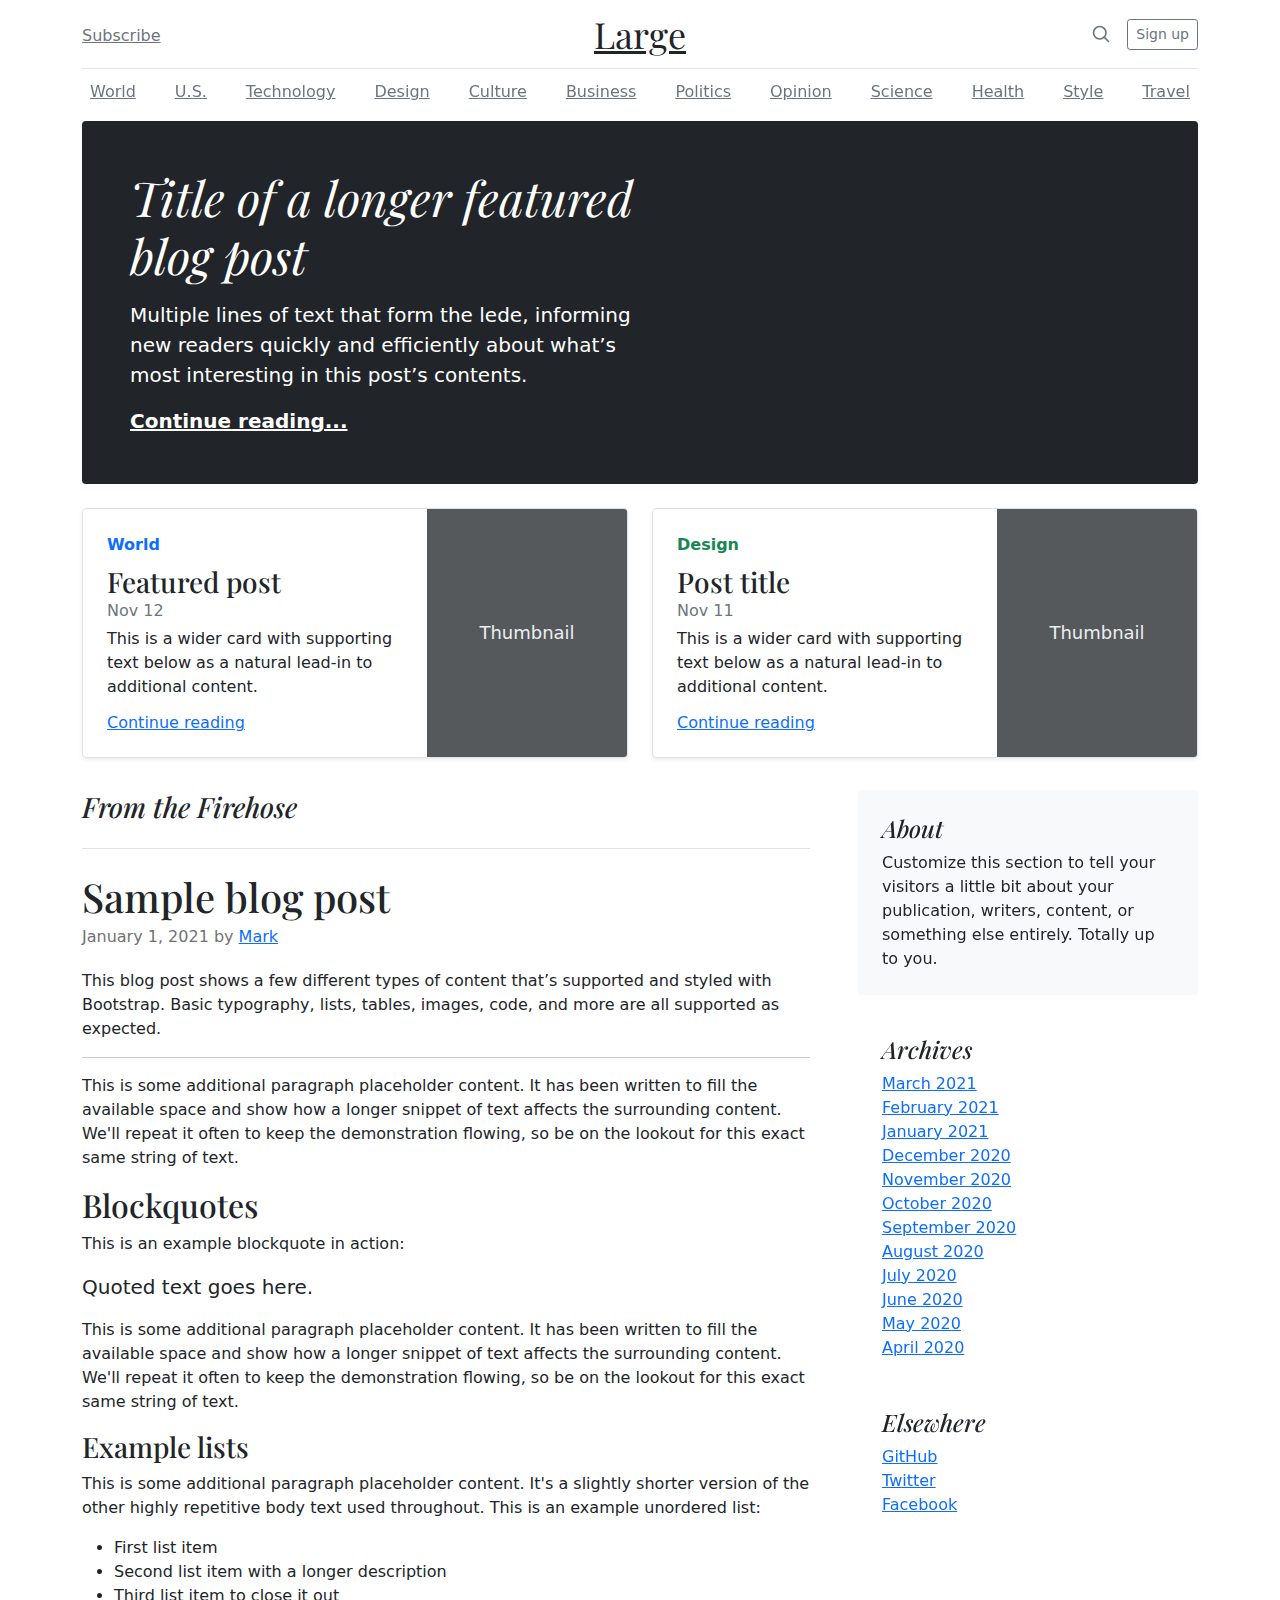
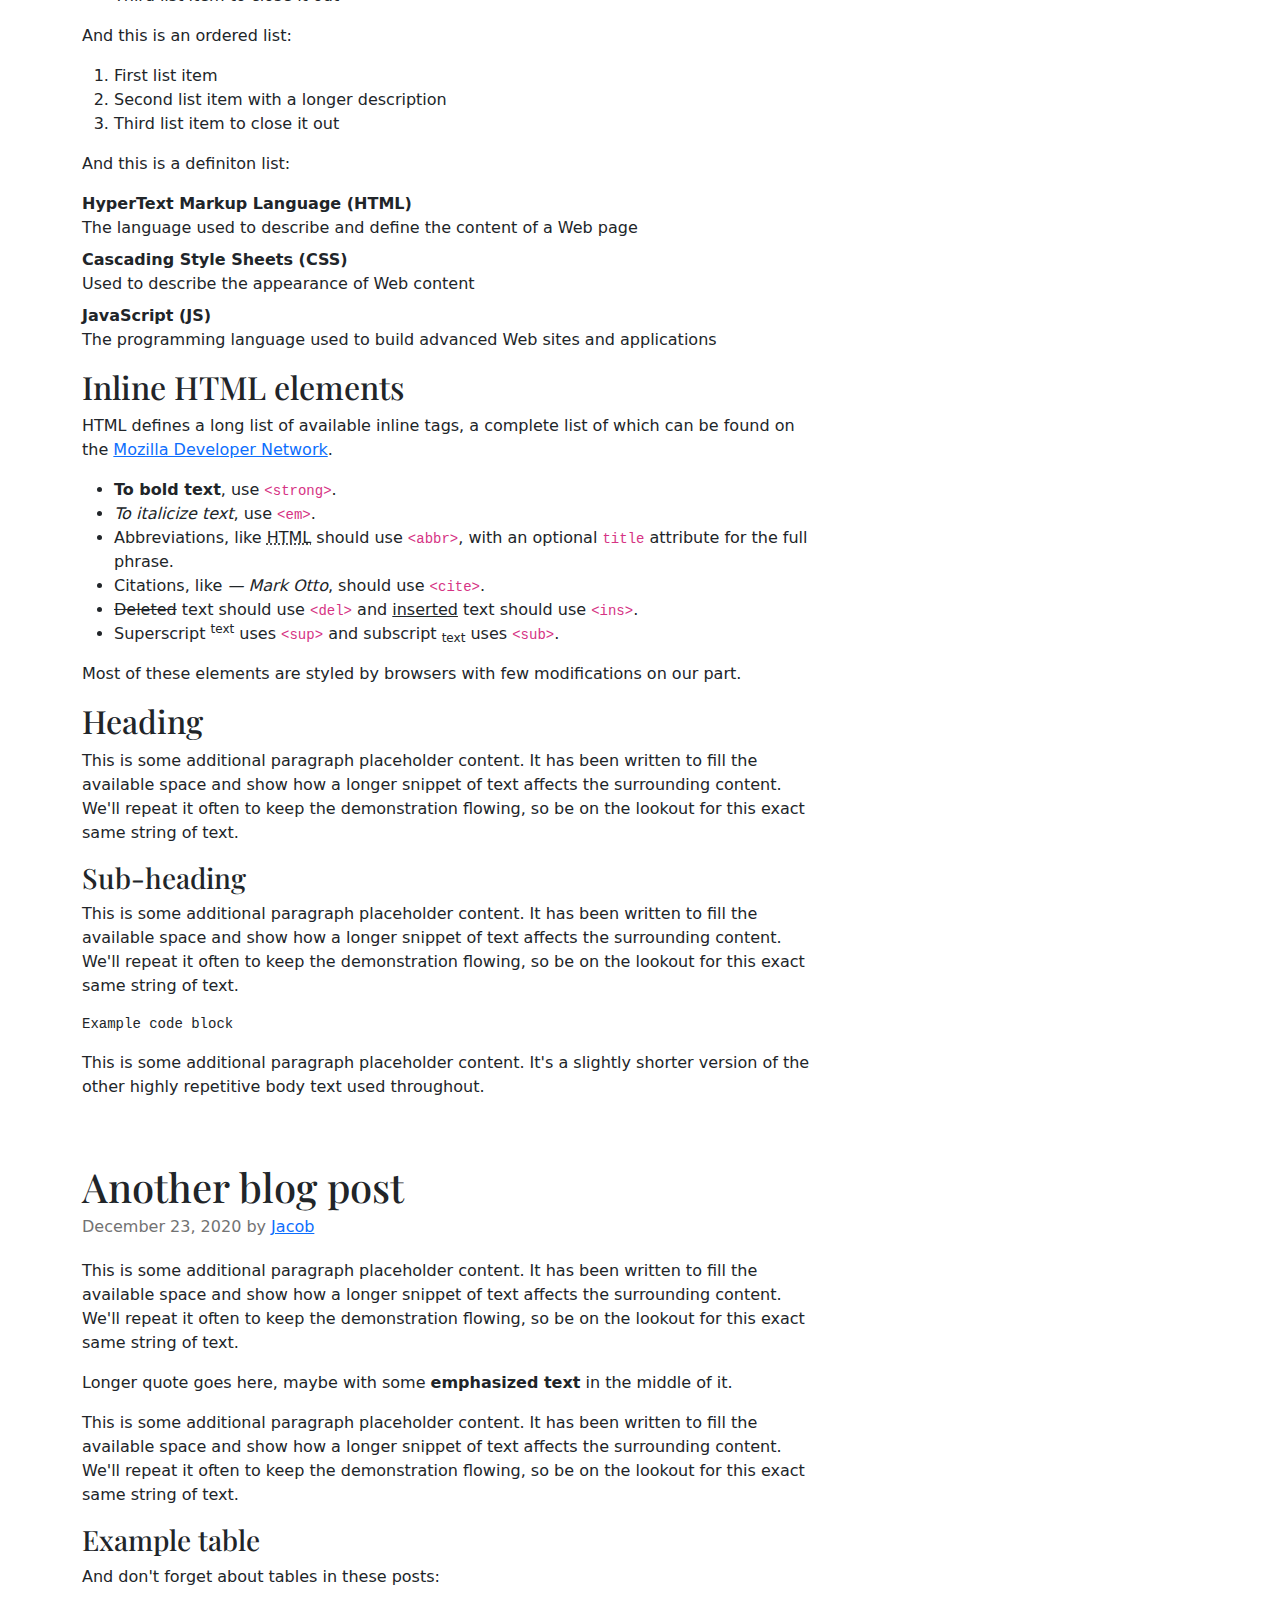
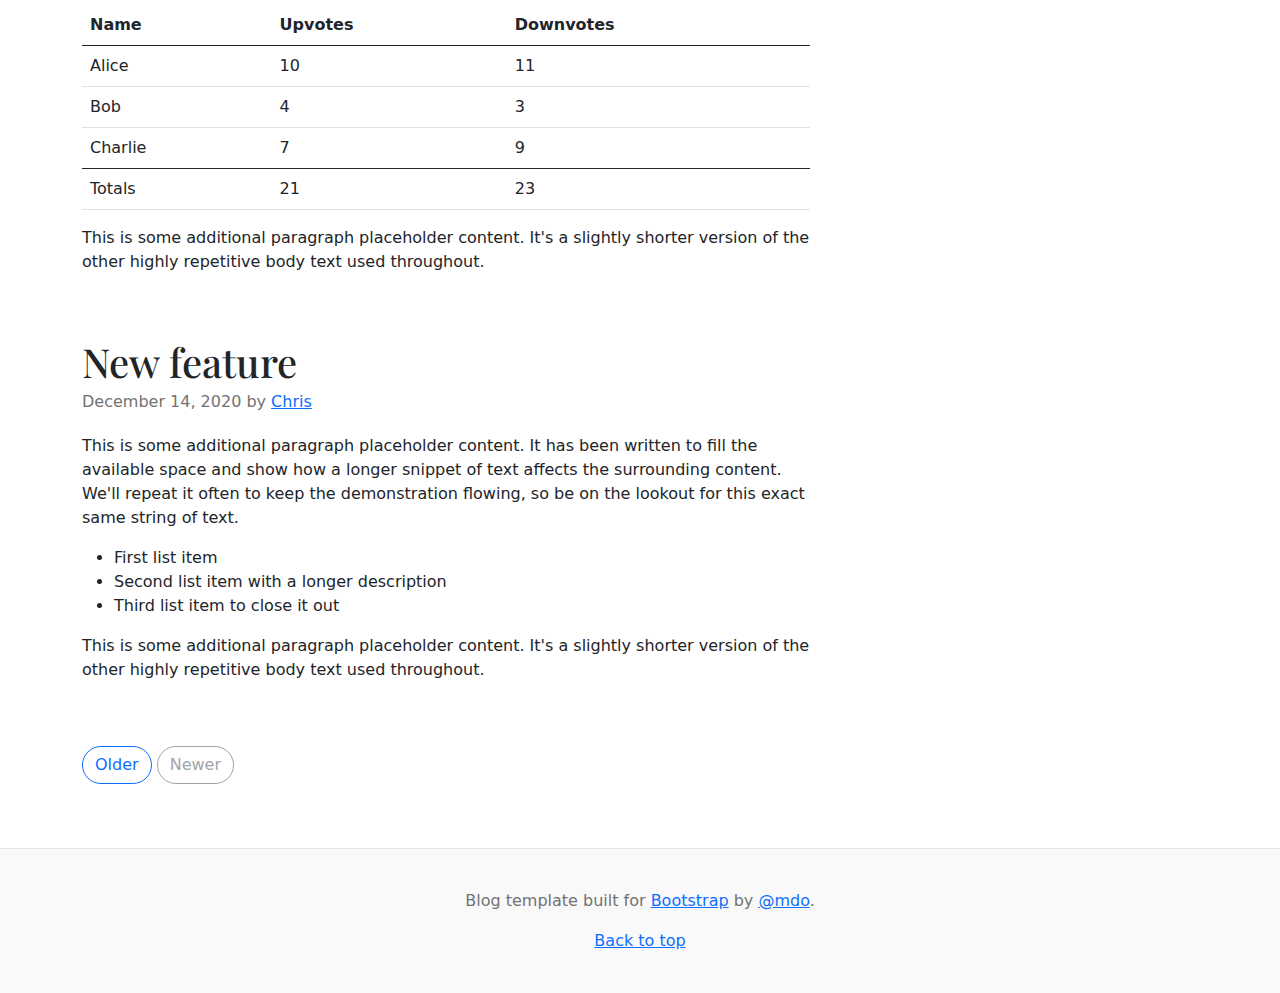
<file: bootstrap/blog/index.html>
<!doctype html>
<html lang="en">
  <head>
    <meta charset="utf-8">
    <meta name="viewport" content="width=device-width, initial-scale=1">
    <meta name="description" content="">
    <meta name="author" content="Mark Otto, Jacob Thornton, and Bootstrap contributors">
    <meta name="generator" content="Hugo 0.84.0">
    <title>Blog Template · Bootstrap v5.0</title>

    <link rel="canonical" href="https://getbootstrap.com/docs/5.0/examples/blog/">

    

    <!-- Bootstrap core CSS -->
<link href="../assets/dist/css/bootstrap.min.css" rel="stylesheet">

    <style>
      .bd-placeholder-img {
        font-size: 1.125rem;
        text-anchor: middle;
        -webkit-user-select: none;
        -moz-user-select: none;
        user-select: none;
      }

      @media (min-width: 768px) {
        .bd-placeholder-img-lg {
          font-size: 3.5rem;
        }
      }
    </style>

    
    <!-- Custom styles for this template -->
    <link href="https://fonts.googleapis.com/css?family=Playfair&#43;Display:700,900&amp;display=swap" rel="stylesheet">
    <!-- Custom styles for this template -->
    <link href="blog.css" rel="stylesheet">
  </head>
  <body>
    
<div class="container">
  <header class="blog-header py-3">
    <div class="row flex-nowrap justify-content-between align-items-center">
      <div class="col-4 pt-1">
        <a class="link-secondary" href="#">Subscribe</a>
      </div>
      <div class="col-4 text-center">
        <a class="blog-header-logo text-dark" href="#">Large</a>
      </div>
      <div class="col-4 d-flex justify-content-end align-items-center">
        <a class="link-secondary" href="#" aria-label="Search">
          <svg xmlns="http://www.w3.org/2000/svg" width="20" height="20" fill="none" stroke="currentColor" stroke-linecap="round" stroke-linejoin="round" stroke-width="2" class="mx-3" role="img" viewBox="0 0 24 24"><title>Search</title><circle cx="10.5" cy="10.5" r="7.5"/><path d="M21 21l-5.2-5.2"/></svg>
        </a>
        <a class="btn btn-sm btn-outline-secondary" href="#">Sign up</a>
      </div>
    </div>
  </header>

  <div class="nav-scroller py-1 mb-2">
    <nav class="nav d-flex justify-content-between">
      <a class="p-2 link-secondary" href="#">World</a>
      <a class="p-2 link-secondary" href="#">U.S.</a>
      <a class="p-2 link-secondary" href="#">Technology</a>
      <a class="p-2 link-secondary" href="#">Design</a>
      <a class="p-2 link-secondary" href="#">Culture</a>
      <a class="p-2 link-secondary" href="#">Business</a>
      <a class="p-2 link-secondary" href="#">Politics</a>
      <a class="p-2 link-secondary" href="#">Opinion</a>
      <a class="p-2 link-secondary" href="#">Science</a>
      <a class="p-2 link-secondary" href="#">Health</a>
      <a class="p-2 link-secondary" href="#">Style</a>
      <a class="p-2 link-secondary" href="#">Travel</a>
    </nav>
  </div>
</div>

<main class="container">
  <div class="p-4 p-md-5 mb-4 text-white rounded bg-dark">
    <div class="col-md-6 px-0">
      <h1 class="display-4 fst-italic">Title of a longer featured blog post</h1>
      <p class="lead my-3">Multiple lines of text that form the lede, informing new readers quickly and efficiently about what’s most interesting in this post’s contents.</p>
      <p class="lead mb-0"><a href="#" class="text-white fw-bold">Continue reading...</a></p>
    </div>
  </div>

  <div class="row mb-2">
    <div class="col-md-6">
      <div class="row g-0 border rounded overflow-hidden flex-md-row mb-4 shadow-sm h-md-250 position-relative">
        <div class="col p-4 d-flex flex-column position-static">
          <strong class="d-inline-block mb-2 text-primary">World</strong>
          <h3 class="mb-0">Featured post</h3>
          <div class="mb-1 text-muted">Nov 12</div>
          <p class="card-text mb-auto">This is a wider card with supporting text below as a natural lead-in to additional content.</p>
          <a href="#" class="stretched-link">Continue reading</a>
        </div>
        <div class="col-auto d-none d-lg-block">
          <svg class="bd-placeholder-img" width="200" height="250" xmlns="http://www.w3.org/2000/svg" role="img" aria-label="Placeholder: Thumbnail" preserveAspectRatio="xMidYMid slice" focusable="false"><title>Placeholder</title><rect width="100%" height="100%" fill="#55595c"/><text x="50%" y="50%" fill="#eceeef" dy=".3em">Thumbnail</text></svg>

        </div>
      </div>
    </div>
    <div class="col-md-6">
      <div class="row g-0 border rounded overflow-hidden flex-md-row mb-4 shadow-sm h-md-250 position-relative">
        <div class="col p-4 d-flex flex-column position-static">
          <strong class="d-inline-block mb-2 text-success">Design</strong>
          <h3 class="mb-0">Post title</h3>
          <div class="mb-1 text-muted">Nov 11</div>
          <p class="mb-auto">This is a wider card with supporting text below as a natural lead-in to additional content.</p>
          <a href="#" class="stretched-link">Continue reading</a>
        </div>
        <div class="col-auto d-none d-lg-block">
          <svg class="bd-placeholder-img" width="200" height="250" xmlns="http://www.w3.org/2000/svg" role="img" aria-label="Placeholder: Thumbnail" preserveAspectRatio="xMidYMid slice" focusable="false"><title>Placeholder</title><rect width="100%" height="100%" fill="#55595c"/><text x="50%" y="50%" fill="#eceeef" dy=".3em">Thumbnail</text></svg>

        </div>
      </div>
    </div>
  </div>

  <div class="row g-5">
    <div class="col-md-8">
      <h3 class="pb-4 mb-4 fst-italic border-bottom">
        From the Firehose
      </h3>

      <article class="blog-post">
        <h2 class="blog-post-title">Sample blog post</h2>
        <p class="blog-post-meta">January 1, 2021 by <a href="#">Mark</a></p>

        <p>This blog post shows a few different types of content that’s supported and styled with Bootstrap. Basic typography, lists, tables, images, code, and more are all supported as expected.</p>
        <hr>
        <p>This is some additional paragraph placeholder content. It has been written to fill the available space and show how a longer snippet of text affects the surrounding content. We'll repeat it often to keep the demonstration flowing, so be on the lookout for this exact same string of text.</p>
        <h2>Blockquotes</h2>
        <p>This is an example blockquote in action:</p>
        <blockquote class="blockquote">
          <p>Quoted text goes here.</p>
        </blockquote>
        <p>This is some additional paragraph placeholder content. It has been written to fill the available space and show how a longer snippet of text affects the surrounding content. We'll repeat it often to keep the demonstration flowing, so be on the lookout for this exact same string of text.</p>
        <h3>Example lists</h3>
        <p>This is some additional paragraph placeholder content. It's a slightly shorter version of the other highly repetitive body text used throughout. This is an example unordered list:</p>
        <ul>
          <li>First list item</li>
          <li>Second list item with a longer description</li>
          <li>Third list item to close it out</li>
        </ul>
        <p>And this is an ordered list:</p>
        <ol>
          <li>First list item</li>
          <li>Second list item with a longer description</li>
          <li>Third list item to close it out</li>
        </ol>
        <p>And this is a definiton list:</p>
        <dl>
          <dt>HyperText Markup Language (HTML)</dt>
          <dd>The language used to describe and define the content of a Web page</dd>
          <dt>Cascading Style Sheets (CSS)</dt>
          <dd>Used to describe the appearance of Web content</dd>
          <dt>JavaScript (JS)</dt>
          <dd>The programming language used to build advanced Web sites and applications</dd>
        </dl>
        <h2>Inline HTML elements</h2>
        <p>HTML defines a long list of available inline tags, a complete list of which can be found on the <a href="https://developer.mozilla.org/en-US/docs/Web/HTML/Element">Mozilla Developer Network</a>.</p>
        <ul>
          <li><strong>To bold text</strong>, use <code class="language-plaintext highlighter-rouge">&lt;strong&gt;</code>.</li>
          <li><em>To italicize text</em>, use <code class="language-plaintext highlighter-rouge">&lt;em&gt;</code>.</li>
          <li>Abbreviations, like <abbr title="HyperText Markup Langage">HTML</abbr> should use <code class="language-plaintext highlighter-rouge">&lt;abbr&gt;</code>, with an optional <code class="language-plaintext highlighter-rouge">title</code> attribute for the full phrase.</li>
          <li>Citations, like <cite>— Mark Otto</cite>, should use <code class="language-plaintext highlighter-rouge">&lt;cite&gt;</code>.</li>
          <li><del>Deleted</del> text should use <code class="language-plaintext highlighter-rouge">&lt;del&gt;</code> and <ins>inserted</ins> text should use <code class="language-plaintext highlighter-rouge">&lt;ins&gt;</code>.</li>
          <li>Superscript <sup>text</sup> uses <code class="language-plaintext highlighter-rouge">&lt;sup&gt;</code> and subscript <sub>text</sub> uses <code class="language-plaintext highlighter-rouge">&lt;sub&gt;</code>.</li>
        </ul>
        <p>Most of these elements are styled by browsers with few modifications on our part.</p>
        <h2>Heading</h2>
        <p>This is some additional paragraph placeholder content. It has been written to fill the available space and show how a longer snippet of text affects the surrounding content. We'll repeat it often to keep the demonstration flowing, so be on the lookout for this exact same string of text.</p>
        <h3>Sub-heading</h3>
        <p>This is some additional paragraph placeholder content. It has been written to fill the available space and show how a longer snippet of text affects the surrounding content. We'll repeat it often to keep the demonstration flowing, so be on the lookout for this exact same string of text.</p>
        <pre><code>Example code block</code></pre>
        <p>This is some additional paragraph placeholder content. It's a slightly shorter version of the other highly repetitive body text used throughout.</p>
      </article>

      <article class="blog-post">
        <h2 class="blog-post-title">Another blog post</h2>
        <p class="blog-post-meta">December 23, 2020 by <a href="#">Jacob</a></p>

        <p>This is some additional paragraph placeholder content. It has been written to fill the available space and show how a longer snippet of text affects the surrounding content. We'll repeat it often to keep the demonstration flowing, so be on the lookout for this exact same string of text.</p>
        <blockquote>
          <p>Longer quote goes here, maybe with some <strong>emphasized text</strong> in the middle of it.</p>
        </blockquote>
        <p>This is some additional paragraph placeholder content. It has been written to fill the available space and show how a longer snippet of text affects the surrounding content. We'll repeat it often to keep the demonstration flowing, so be on the lookout for this exact same string of text.</p>
        <h3>Example table</h3>
        <p>And don't forget about tables in these posts:</p>
        <table class="table">
          <thead>
            <tr>
              <th>Name</th>
              <th>Upvotes</th>
              <th>Downvotes</th>
            </tr>
          </thead>
          <tbody>
            <tr>
              <td>Alice</td>
              <td>10</td>
              <td>11</td>
            </tr>
            <tr>
              <td>Bob</td>
              <td>4</td>
              <td>3</td>
            </tr>
            <tr>
              <td>Charlie</td>
              <td>7</td>
              <td>9</td>
            </tr>
          </tbody>
          <tfoot>
            <tr>
              <td>Totals</td>
              <td>21</td>
              <td>23</td>
            </tr>
          </tfoot>
        </table>

        <p>This is some additional paragraph placeholder content. It's a slightly shorter version of the other highly repetitive body text used throughout.</p>
      </article>

      <article class="blog-post">
        <h2 class="blog-post-title">New feature</h2>
        <p class="blog-post-meta">December 14, 2020 by <a href="#">Chris</a></p>

        <p>This is some additional paragraph placeholder content. It has been written to fill the available space and show how a longer snippet of text affects the surrounding content. We'll repeat it often to keep the demonstration flowing, so be on the lookout for this exact same string of text.</p>
        <ul>
          <li>First list item</li>
          <li>Second list item with a longer description</li>
          <li>Third list item to close it out</li>
        </ul>
        <p>This is some additional paragraph placeholder content. It's a slightly shorter version of the other highly repetitive body text used throughout.</p>
      </article>

      <nav class="blog-pagination" aria-label="Pagination">
        <a class="btn btn-outline-primary" href="#">Older</a>
        <a class="btn btn-outline-secondary disabled" href="#" tabindex="-1" aria-disabled="true">Newer</a>
      </nav>

    </div>

    <div class="col-md-4">
      <div class="position-sticky" style="top: 2rem;">
        <div class="p-4 mb-3 bg-light rounded">
          <h4 class="fst-italic">About</h4>
          <p class="mb-0">Customize this section to tell your visitors a little bit about your publication, writers, content, or something else entirely. Totally up to you.</p>
        </div>

        <div class="p-4">
          <h4 class="fst-italic">Archives</h4>
          <ol class="list-unstyled mb-0">
            <li><a href="#">March 2021</a></li>
            <li><a href="#">February 2021</a></li>
            <li><a href="#">January 2021</a></li>
            <li><a href="#">December 2020</a></li>
            <li><a href="#">November 2020</a></li>
            <li><a href="#">October 2020</a></li>
            <li><a href="#">September 2020</a></li>
            <li><a href="#">August 2020</a></li>
            <li><a href="#">July 2020</a></li>
            <li><a href="#">June 2020</a></li>
            <li><a href="#">May 2020</a></li>
            <li><a href="#">April 2020</a></li>
          </ol>
        </div>

        <div class="p-4">
          <h4 class="fst-italic">Elsewhere</h4>
          <ol class="list-unstyled">
            <li><a href="#">GitHub</a></li>
            <li><a href="#">Twitter</a></li>
            <li><a href="#">Facebook</a></li>
          </ol>
        </div>
      </div>
    </div>
  </div>

</main>

<footer class="blog-footer">
  <p>Blog template built for <a href="https://getbootstrap.com/">Bootstrap</a> by <a href="https://twitter.com/mdo">@mdo</a>.</p>
  <p>
    <a href="#">Back to top</a>
  </p>
</footer>


    
  </body>
</html>
</file>
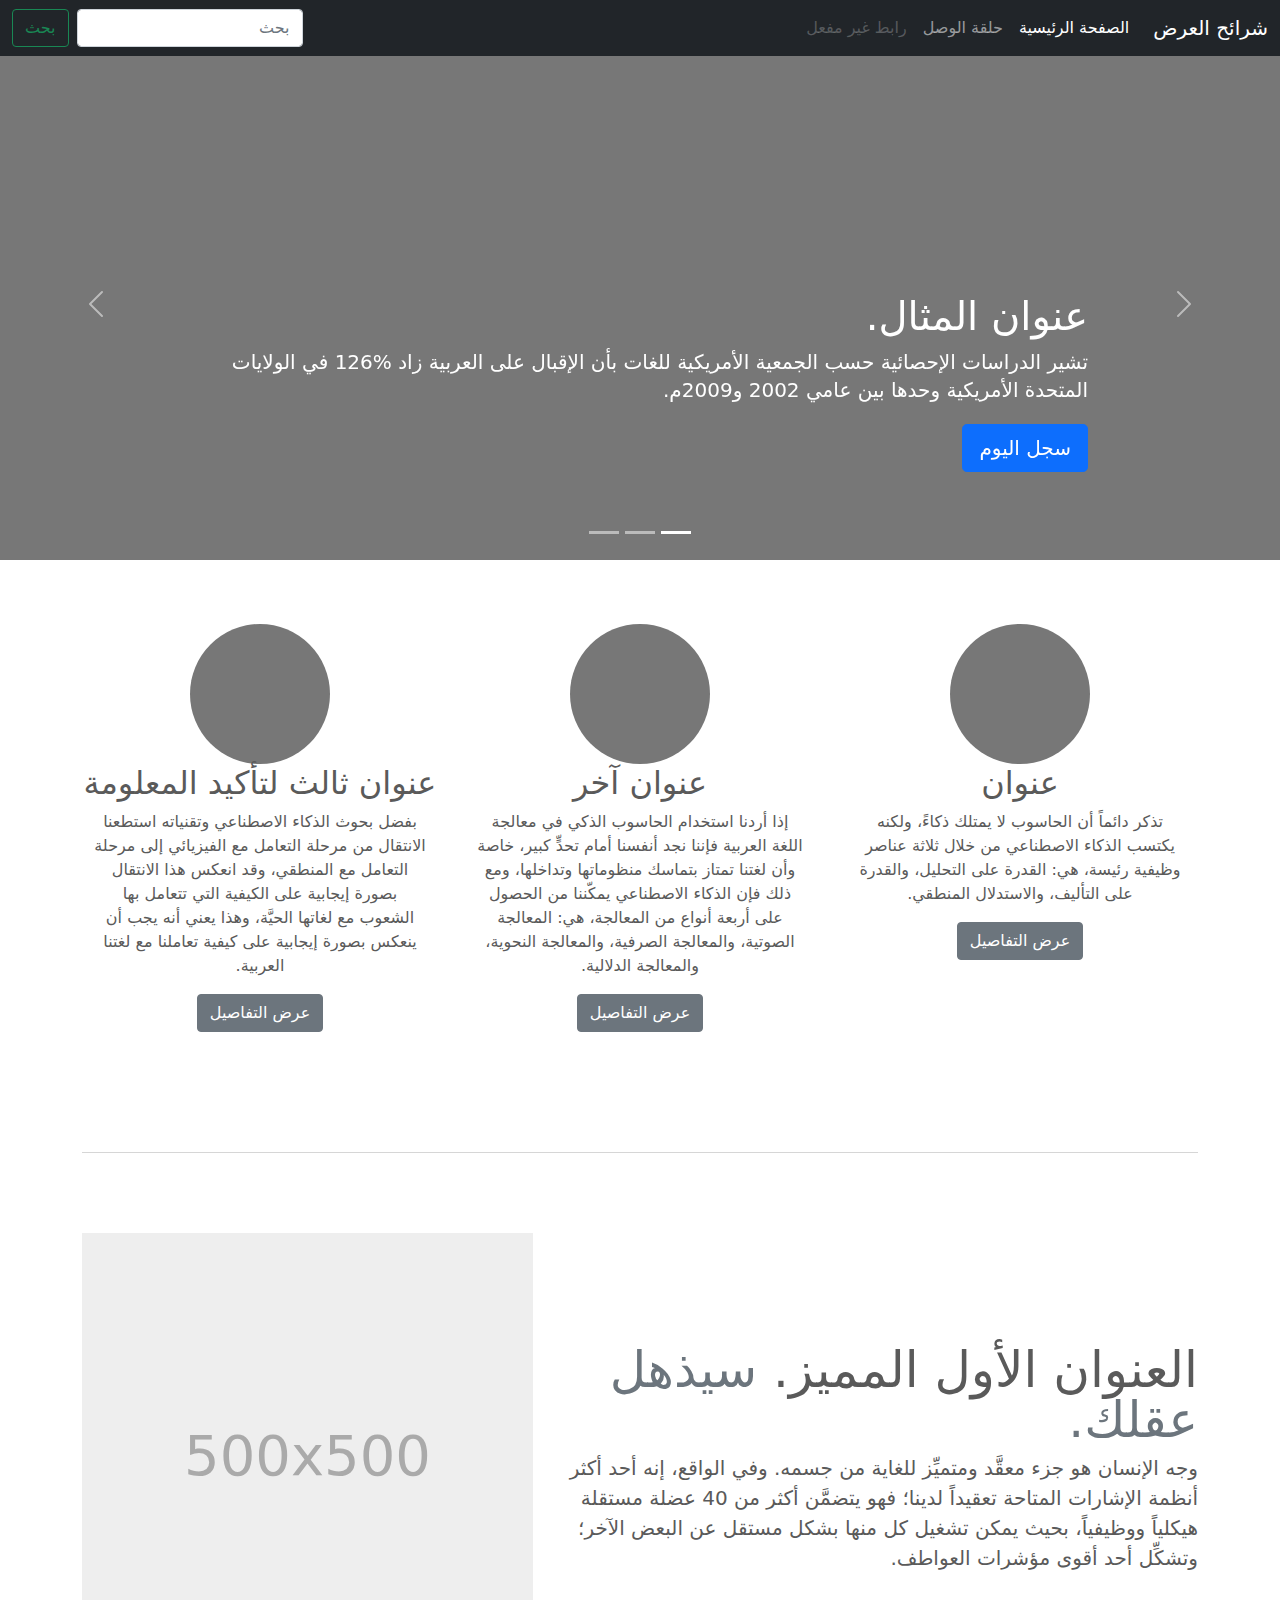
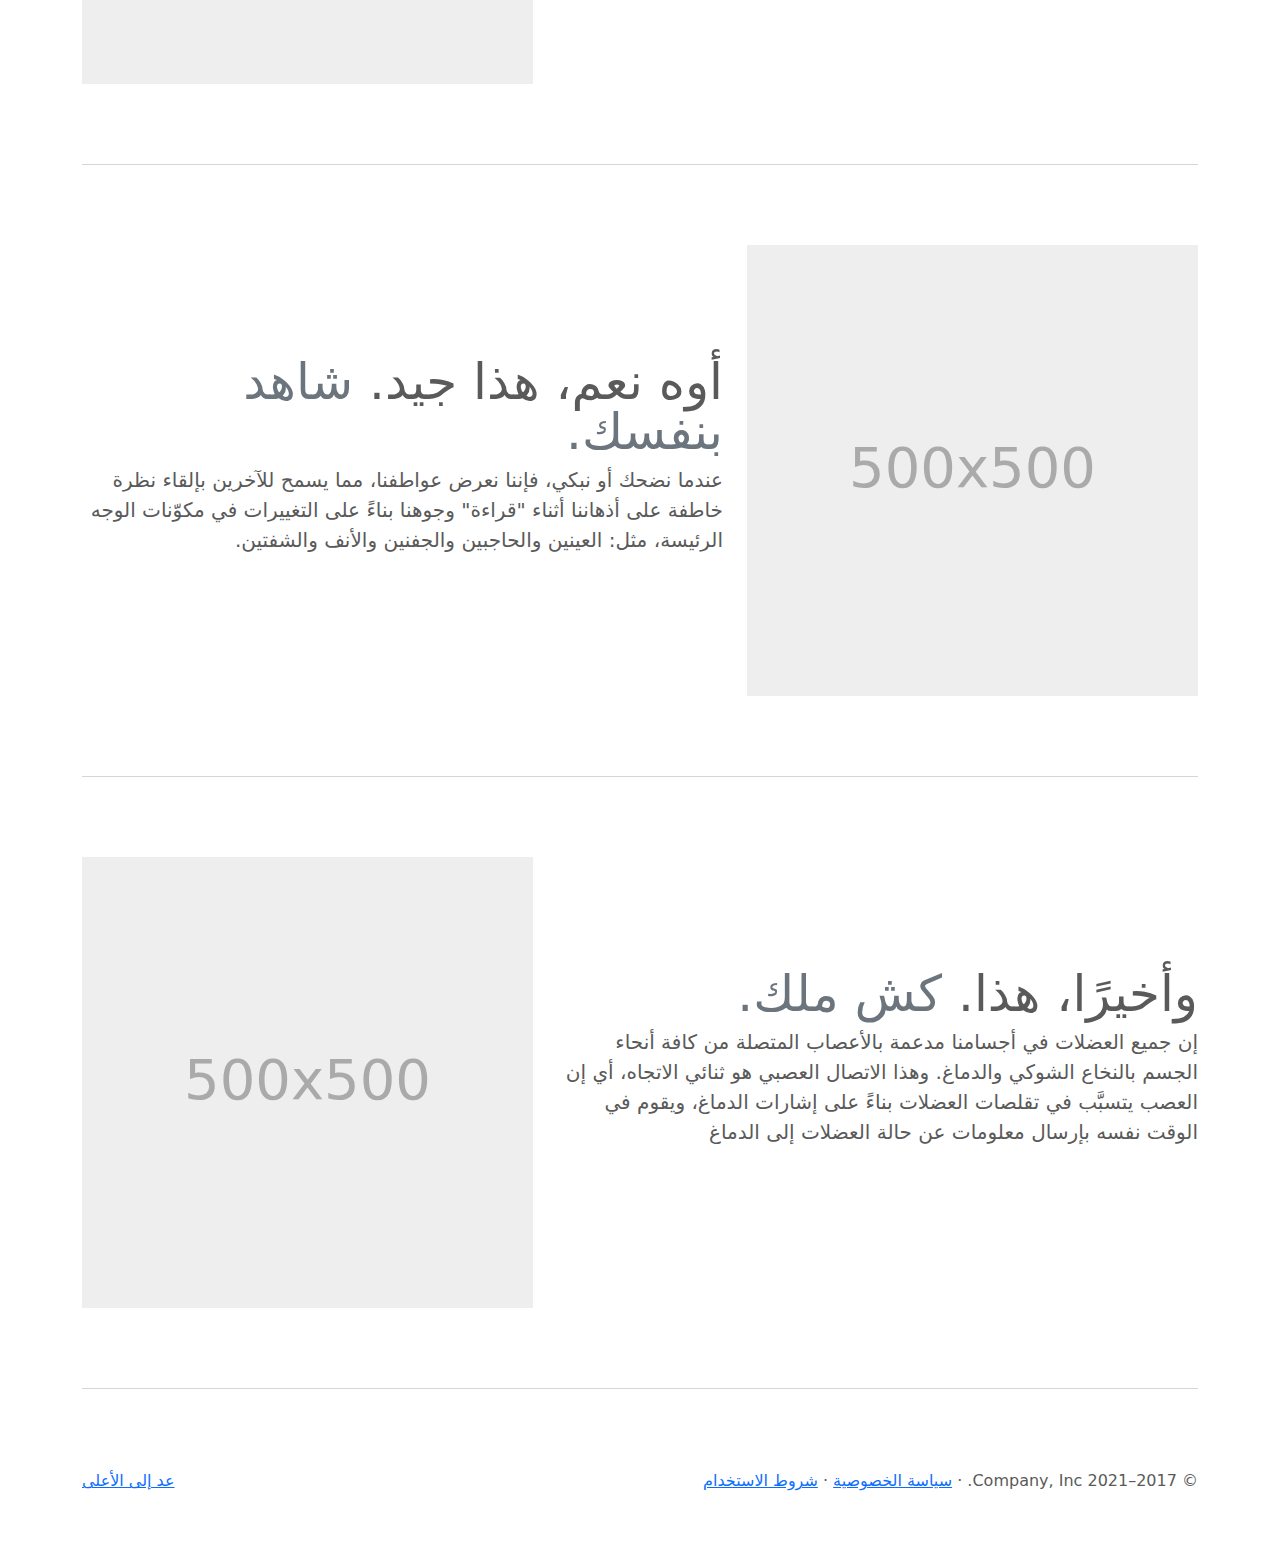
<file: bootstrap/carousel-rtl/index.html>
<!doctype html>
<html lang="ar" dir="rtl">
  <head>
    <meta charset="utf-8">
    <meta name="viewport" content="width=device-width, initial-scale=1">
    <meta name="description" content="">
    <meta name="author" content="Mark Otto, Jacob Thornton, and Bootstrap contributors">
    <meta name="generator" content="Hugo 0.84.0">
    <title>قالب  شرائح العرض · Bootstrap v5.0</title>

    <link rel="canonical" href="https://getbootstrap.com/docs/5.0/examples/carousel-rtl/">

    

    <!-- Bootstrap core CSS -->
<link href="../assets/dist/css/bootstrap.rtl.min.css" rel="stylesheet">

    <style>
      .bd-placeholder-img {
        font-size: 1.125rem;
        text-anchor: middle;
        -webkit-user-select: none;
        -moz-user-select: none;
        user-select: none;
      }

      @media (min-width: 768px) {
        .bd-placeholder-img-lg {
          font-size: 3.5rem;
        }
      }
    </style>

    
    <!-- Custom styles for this template -->
    <link href="../carousel/carousel.rtl.css" rel="stylesheet">
  </head>
  <body>
    
<header>
  <nav class="navbar navbar-expand-md navbar-dark fixed-top bg-dark">
    <div class="container-fluid">
      <a class="navbar-brand" href="#">شرائح العرض</a>
      <button class="navbar-toggler" type="button" data-bs-toggle="collapse" data-bs-target="#navbarCollapse" aria-controls="navbarCollapse" aria-expanded="false" aria-label="تبديل التنقل">
        <span class="navbar-toggler-icon"></span>
      </button>
      <div class="collapse navbar-collapse" id="navbarCollapse">
        <ul class="navbar-nav me-auto mb-2 mb-md-0">
          <li class="nav-item">
            <a class="nav-link active" aria-current="page" href="#">الصفحة الرئيسية</a>
          </li>
          <li class="nav-item">
            <a class="nav-link" href="#">حلقة الوصل</a>
          </li>
          <li class="nav-item">
            <a class="nav-link disabled" href="#" tabindex="-1" aria-disabled="true">رابط غير مفعل</a>
          </li>
        </ul>
        <form class="d-flex">
          <input class="form-control me-2" type="search" placeholder="بحث" aria-label="بحث">
          <button class="btn btn-outline-success" type="submit">بحث</button>
        </form>
      </div>
    </div>
  </nav>
</header>

<main>

  <div id="myCarousel" class="carousel slide" data-bs-ride="carousel">
    <div class="carousel-indicators">
      <button type="button" data-bs-target="#myCarousel" data-bs-slide-to="0" class="active" aria-current="true" aria-label="Slide 1"></button>
      <button type="button" data-bs-target="#myCarousel" data-bs-slide-to="1" aria-label="Slide 2"></button>
      <button type="button" data-bs-target="#myCarousel" data-bs-slide-to="2" aria-label="Slide 3"></button>
    </div>
    <div class="carousel-inner">
      <div class="carousel-item active">
        <svg class="bd-placeholder-img" width="100%" height="100%" xmlns="http://www.w3.org/2000/svg" aria-hidden="true" preserveAspectRatio="xMidYMid slice" focusable="false"><rect width="100%" height="100%" fill="#777"/></svg>

        <div class="container">
          <div class="carousel-caption text-start">
            <h1>عنوان المثال.</h1>
            <p>تشير الدراسات الإحصائية حسب الجمعية الأمريكية للغات بأن الإقبال على العربية زاد %126 في الولايات المتحدة الأمريكية وحدها بين عامي 2002 و2009م.</p>
            <p><a class="btn btn-lg btn-primary" href="#">سجل اليوم</a></p>
          </div>
        </div>
      </div>
      <div class="carousel-item">
        <svg class="bd-placeholder-img" width="100%" height="100%" xmlns="http://www.w3.org/2000/svg" aria-hidden="true" preserveAspectRatio="xMidYMid slice" focusable="false"><rect width="100%" height="100%" fill="#777"/></svg>

        <div class="container">
          <div class="carousel-caption">
            <h1>عنوان مثال آخر.</h1>
            <p>حسب المجلس الثقافي البريطاني فإن تعليم الإنجليزية داخل بريطانيا يسهم في تعزيز اقتصادها بما يتجاوز ملياري جنيه سنوياً، كما أنه وفر أكثر من 26 ألف وظيفة.</p>
            <p><a class="btn btn-lg btn-primary" href="#">أعرف أكثر</a></p>
          </div>
        </div>
      </div>
      <div class="carousel-item">
        <svg class="bd-placeholder-img" width="100%" height="100%" xmlns="http://www.w3.org/2000/svg" aria-hidden="true" preserveAspectRatio="xMidYMid slice" focusable="false"><rect width="100%" height="100%" fill="#777"/></svg>

        <div class="container">
          <div class="carousel-caption text-end">
            <h1>واحد أكثر لقياس جيد.</h1>
            <p>الإحصاءات لحجم الاستثمار اللغوي خارج بريطانيا تتفاوت من سنة لأخرى إلا أن المدير التنفيذي للمجلس الثقافي البريطاني إدي بايرز يرى أن استثمار تعليم الإنجليزية في الخارج لا يحسب على المستوى المالي فحسب بل على المستوى السياسي أيضاً.</p>
            <p><a class="btn btn-lg btn-primary" href="#">تصفح المعرض</a></p>
          </div>
        </div>
      </div>
    </div>
    <button class="carousel-control-prev" type="button" data-bs-target="#myCarousel" data-bs-slide="prev">
      <span class="carousel-control-prev-icon" aria-hidden="true"></span>
      <span class="visually-hidden">السابق</span>
    </button>
    <button class="carousel-control-next" type="button" data-bs-target="#myCarousel" data-bs-slide="next">
      <span class="carousel-control-next-icon" aria-hidden="true"></span>
      <span class="visually-hidden">التالي</span>
    </button>
  </div>


  <!-- Marketing messaging and featurettes
  ================================================== -->
  <!-- Wrap the rest of the page in another container to center all the content. -->

  <div class="container marketing">

    <!-- Three columns of text below the carousel -->
    <div class="row">
      <div class="col-lg-4">
        <svg class="bd-placeholder-img rounded-circle" width="140" height="140" xmlns="http://www.w3.org/2000/svg" role="img" aria-label="Placeholder: 140x140" preserveAspectRatio="xMidYMid slice" focusable="false"><title>Placeholder</title><rect width="100%" height="100%" fill="#777"/><text x="50%" y="50%" fill="#777" dy=".3em">140x140</text></svg>

        <h2>عنوان</h2>
        <p>تذكر دائماً أن الحاسوب لا يمتلك ذكاءً، ولكنه يكتسب الذكاء الاصطناعي من خلال ثلاثة عناصر وظيفية رئيسة، هي: القدرة على التحليل، والقدرة على التأليف، والاستدلال المنطقي.</p>
        <p><a class="btn btn-secondary" href="#">عرض التفاصيل</a></p>
      </div><!-- /.col-lg-4 -->
      <div class="col-lg-4">
        <svg class="bd-placeholder-img rounded-circle" width="140" height="140" xmlns="http://www.w3.org/2000/svg" role="img" aria-label="Placeholder: 140x140" preserveAspectRatio="xMidYMid slice" focusable="false"><title>Placeholder</title><rect width="100%" height="100%" fill="#777"/><text x="50%" y="50%" fill="#777" dy=".3em">140x140</text></svg>

        <h2>عنوان آخر</h2>
        <p>إذا أردنا استخدام الحاسوب الذكي في معالجة اللغة العربية فإننا نجد أنفسنا أمام تحدٍّ كبير، خاصة وأن لغتنا تمتاز بتماسك منظوماتها وتداخلها، ومع ذلك فإن الذكاء الاصطناعي يمكّننا من الحصول على أربعة أنواع من المعالجة، هي: المعالجة الصوتية، والمعالجة الصرفية، والمعالجة النحوية، والمعالجة الدلالية.</p>
        <p><a class="btn btn-secondary" href="#">عرض التفاصيل</a></p>
      </div><!-- /.col-lg-4 -->
      <div class="col-lg-4">
        <svg class="bd-placeholder-img rounded-circle" width="140" height="140" xmlns="http://www.w3.org/2000/svg" role="img" aria-label="Placeholder: 140x140" preserveAspectRatio="xMidYMid slice" focusable="false"><title>Placeholder</title><rect width="100%" height="100%" fill="#777"/><text x="50%" y="50%" fill="#777" dy=".3em">140x140</text></svg>

        <h2>عنوان ثالث لتأكيد المعلومة</h2>
        <p>بفضل بحوث الذكاء الاصطناعي وتقنياته استطعنا الانتقال من مرحلة التعامل مع الفيزيائي إلى مرحلة التعامل مع المنطقي، وقد انعكس هذا الانتقال بصورة إيجابية على الكيفية التي تتعامل بها الشعوب مع لغاتها الحيَّة، وهذا يعني أنه يجب أن ينعكس بصورة إيجابية على كيفية تعاملنا مع لغتنا العربية.</p>
        <p><a class="btn btn-secondary" href="#">عرض التفاصيل</a></p>
      </div><!-- /.col-lg-4 -->
    </div><!-- /.row -->


    <!-- START THE FEATURETTES -->

    <hr class="featurette-divider">

    <div class="row featurette">
      <div class="col-md-7">
        <h2 class="featurette-heading">العنوان الأول المميز. <span class="text-muted"> سيذهل عقلك. </span></h2>
        <p class="lead">وجه الإنسان هو جزء معقَّد ومتميِّز للغاية من جسمه. وفي الواقع، إنه أحد أكثر أنظمة الإشارات المتاحة تعقيداً لدينا؛ فهو يتضمَّن أكثر من 40 عضلة مستقلة هيكلياً ووظيفياً، بحيث يمكن تشغيل كل منها بشكل مستقل عن البعض الآخر؛ وتشكِّل أحد أقوى مؤشرات العواطف.</p>
      </div>
      <div class="col-md-5">
        <svg class="bd-placeholder-img bd-placeholder-img-lg featurette-image img-fluid mx-auto" width="500" height="500" xmlns="http://www.w3.org/2000/svg" role="img" aria-label="Placeholder: 500x500" preserveAspectRatio="xMidYMid slice" focusable="false"><title>Placeholder</title><rect width="100%" height="100%" fill="#eee"/><text x="50%" y="50%" fill="#aaa" dy=".3em">500x500</text></svg>

      </div>
    </div>

    <hr class="featurette-divider">

    <div class="row featurette">
      <div class="col-md-7 order-md-2">
        <h2 class="featurette-heading">أوه نعم، هذا جيد. <span class="text-muted"> شاهد بنفسك. </span></h2>
        <p class="lead">عندما نضحك أو نبكي، فإننا نعرض عواطفنا، مما يسمح للآخرين بإلقاء نظرة خاطفة على أذهاننا أثناء "قراءة" وجوهنا بناءً على التغييرات في مكوّنات الوجه الرئيسة، مثل: العينين والحاجبين والجفنين والأنف والشفتين.</p>
      </div>
      <div class="col-md-5 order-md-1">
        <svg class="bd-placeholder-img bd-placeholder-img-lg featurette-image img-fluid mx-auto" width="500" height="500" xmlns="http://www.w3.org/2000/svg" role="img" aria-label="Placeholder: 500x500" preserveAspectRatio="xMidYMid slice" focusable="false"><title>Placeholder</title><rect width="100%" height="100%" fill="#eee"/><text x="50%" y="50%" fill="#aaa" dy=".3em">500x500</text></svg>

      </div>
    </div>

    <hr class="featurette-divider">

    <div class="row featurette">
      <div class="col-md-7">
        <h2 class="featurette-heading">وأخيرًا، هذا. <span class="text-muted"> كش ملك. </span></h2>
        <p class="lead">إن جميع العضلات في أجسامنا مدعمة بالأعصاب المتصلة من كافة أنحاء الجسم بالنخاع الشوكي والدماغ. وهذا الاتصال العصبي هو ثنائي الاتجاه، أي إن العصب يتسبَّب في تقلصات العضلات بناءً على إشارات الدماغ، ويقوم في الوقت نفسه بإرسال معلومات عن حالة العضلات إلى الدماغ</p>
      </div>
      <div class="col-md-5">
        <svg class="bd-placeholder-img bd-placeholder-img-lg featurette-image img-fluid mx-auto" width="500" height="500" xmlns="http://www.w3.org/2000/svg" role="img" aria-label="Placeholder: 500x500" preserveAspectRatio="xMidYMid slice" focusable="false"><title>Placeholder</title><rect width="100%" height="100%" fill="#eee"/><text x="50%" y="50%" fill="#aaa" dy=".3em">500x500</text></svg>

      </div>
    </div>

    <hr class="featurette-divider">

    <!-- /END THE FEATURETTES -->

  </div><!-- /.container -->


  <!-- FOOTER -->
  <footer class="container">
    <p class="float-end"><a href="#">عد إلى الأعلى</a></p>
    <p>&copy; 2017–2021 Company, Inc. &middot; <a href="#">سياسة الخصوصية</a> &middot; <a href="#">شروط الاستخدام</a></p>
  </footer>
</main>


    <script src="../assets/dist/js/bootstrap.bundle.min.js"></script>

      
  </body>
</html>
</file>
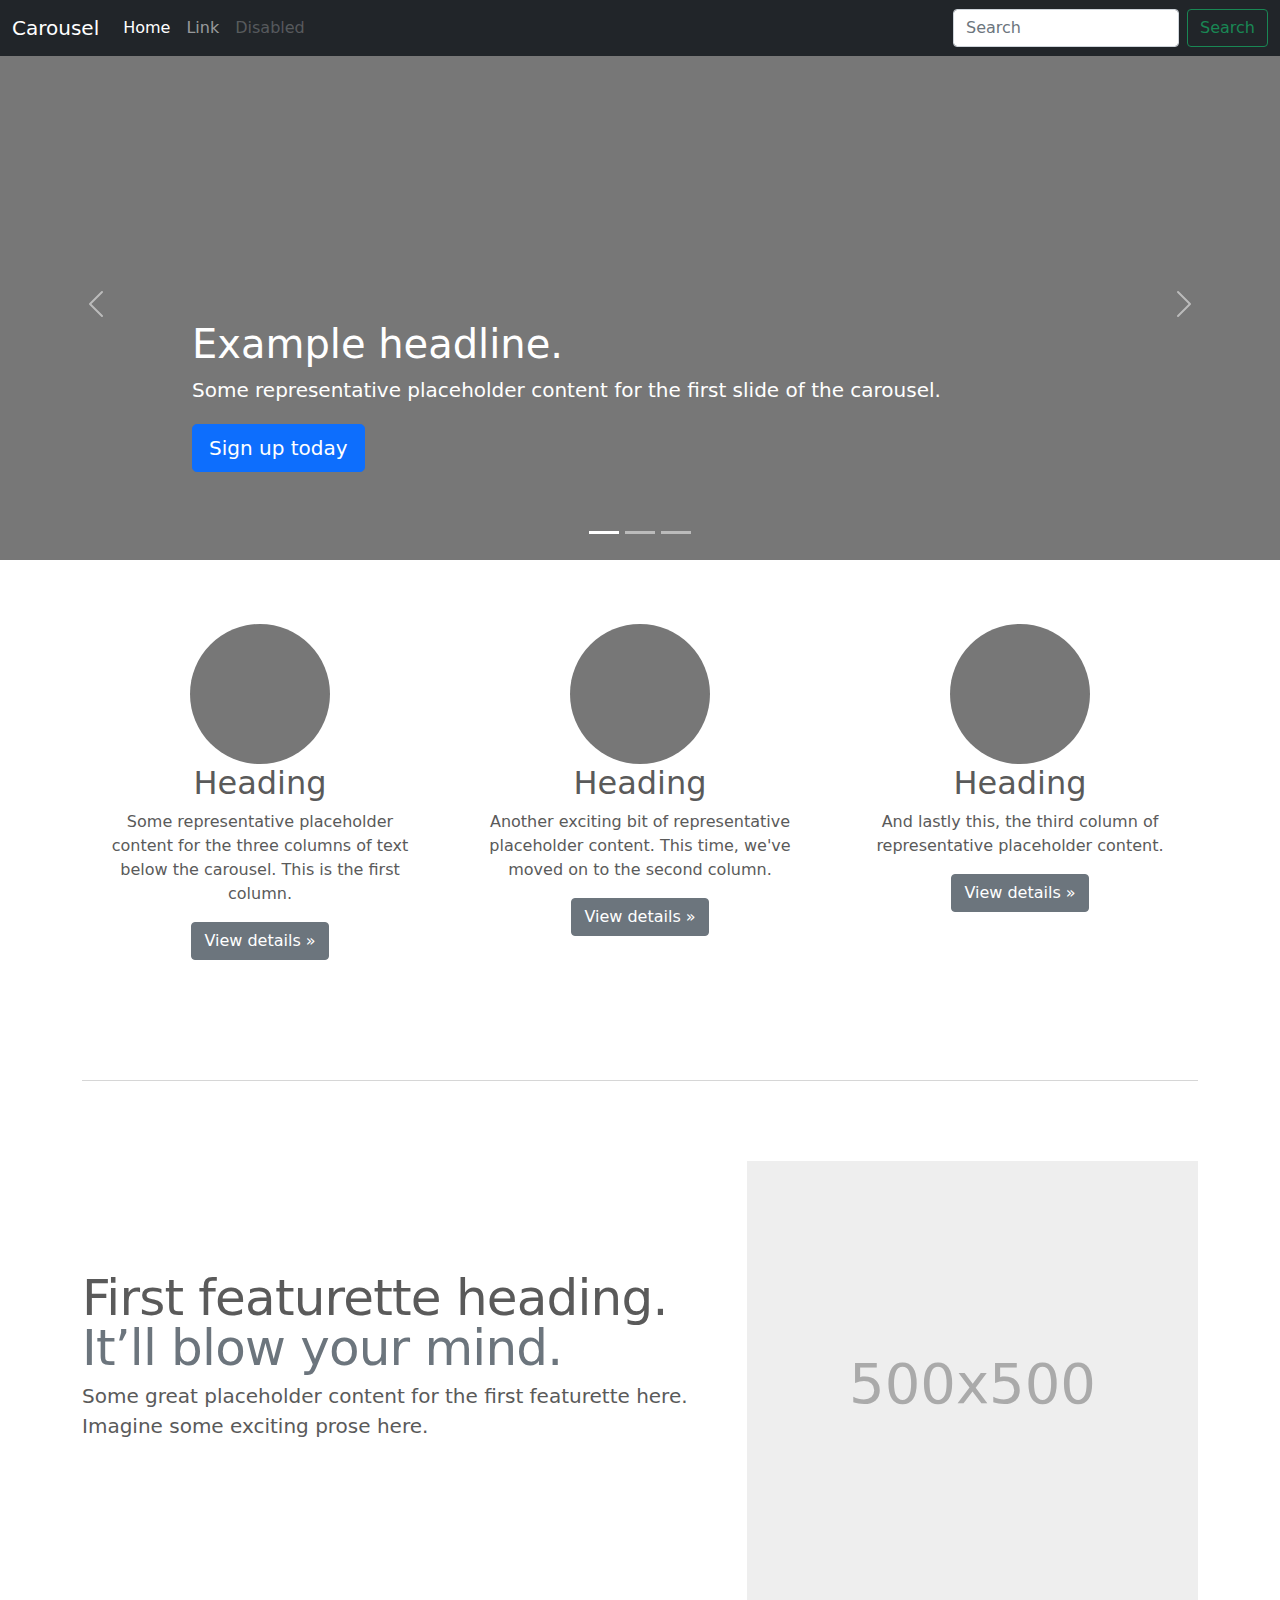
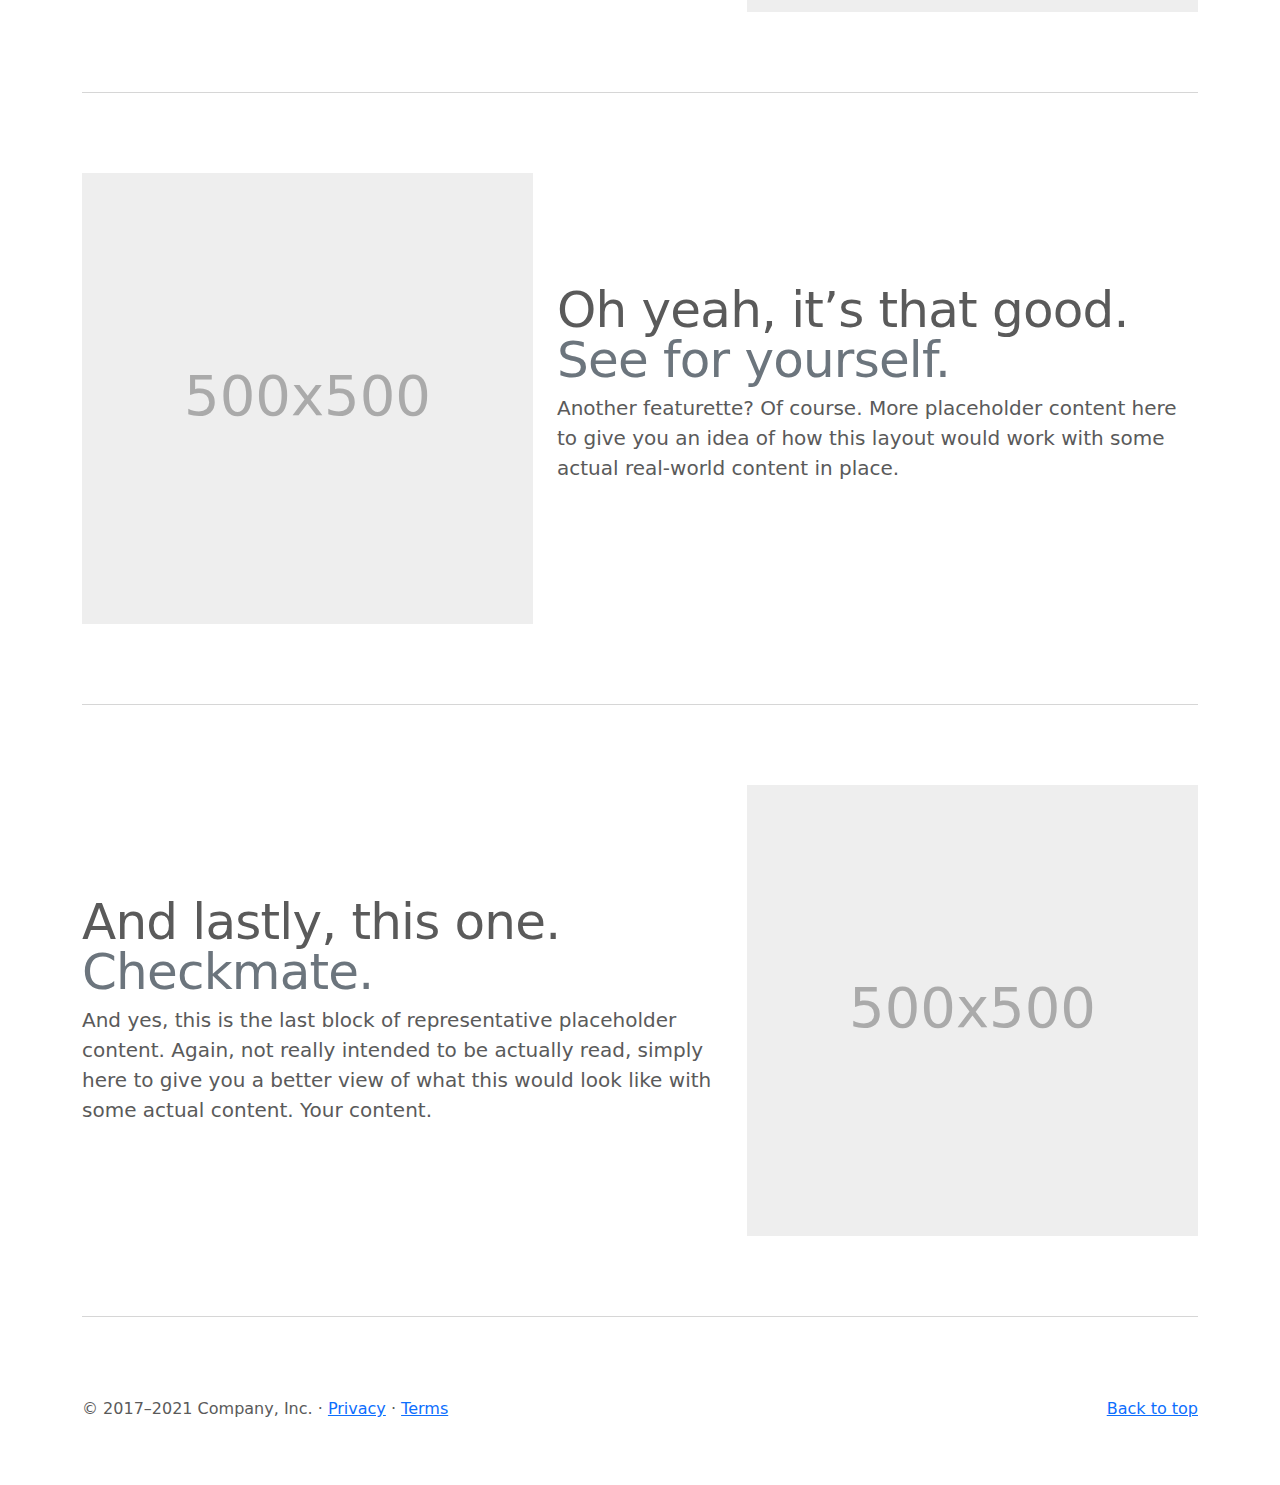
<file: bootstrap/carousel/index.html>
<!doctype html>
<html lang="en">
  <head>
    <meta charset="utf-8">
    <meta name="viewport" content="width=device-width, initial-scale=1">
    <meta name="description" content="">
    <meta name="author" content="Mark Otto, Jacob Thornton, and Bootstrap contributors">
    <meta name="generator" content="Hugo 0.84.0">
    <title>Carousel Template · Bootstrap v5.0</title>

    <link rel="canonical" href="https://getbootstrap.com/docs/5.0/examples/carousel/">

    

    <!-- Bootstrap core CSS -->
<link href="../assets/dist/css/bootstrap.min.css" rel="stylesheet">

    <style>
      .bd-placeholder-img {
        font-size: 1.125rem;
        text-anchor: middle;
        -webkit-user-select: none;
        -moz-user-select: none;
        user-select: none;
      }

      @media (min-width: 768px) {
        .bd-placeholder-img-lg {
          font-size: 3.5rem;
        }
      }
    </style>

    
    <!-- Custom styles for this template -->
    <link href="carousel.css" rel="stylesheet">
  </head>
  <body>
    
<header>
  <nav class="navbar navbar-expand-md navbar-dark fixed-top bg-dark">
    <div class="container-fluid">
      <a class="navbar-brand" href="#">Carousel</a>
      <button class="navbar-toggler" type="button" data-bs-toggle="collapse" data-bs-target="#navbarCollapse" aria-controls="navbarCollapse" aria-expanded="false" aria-label="Toggle navigation">
        <span class="navbar-toggler-icon"></span>
      </button>
      <div class="collapse navbar-collapse" id="navbarCollapse">
        <ul class="navbar-nav me-auto mb-2 mb-md-0">
          <li class="nav-item">
            <a class="nav-link active" aria-current="page" href="#">Home</a>
          </li>
          <li class="nav-item">
            <a class="nav-link" href="#">Link</a>
          </li>
          <li class="nav-item">
            <a class="nav-link disabled" href="#" tabindex="-1" aria-disabled="true">Disabled</a>
          </li>
        </ul>
        <form class="d-flex">
          <input class="form-control me-2" type="search" placeholder="Search" aria-label="Search">
          <button class="btn btn-outline-success" type="submit">Search</button>
        </form>
      </div>
    </div>
  </nav>
</header>

<main>

  <div id="myCarousel" class="carousel slide" data-bs-ride="carousel">
    <div class="carousel-indicators">
      <button type="button" data-bs-target="#myCarousel" data-bs-slide-to="0" class="active" aria-current="true" aria-label="Slide 1"></button>
      <button type="button" data-bs-target="#myCarousel" data-bs-slide-to="1" aria-label="Slide 2"></button>
      <button type="button" data-bs-target="#myCarousel" data-bs-slide-to="2" aria-label="Slide 3"></button>
    </div>
    <div class="carousel-inner">
      <div class="carousel-item active">
        <svg class="bd-placeholder-img" width="100%" height="100%" xmlns="http://www.w3.org/2000/svg" aria-hidden="true" preserveAspectRatio="xMidYMid slice" focusable="false"><rect width="100%" height="100%" fill="#777"/></svg>

        <div class="container">
          <div class="carousel-caption text-start">
            <h1>Example headline.</h1>
            <p>Some representative placeholder content for the first slide of the carousel.</p>
            <p><a class="btn btn-lg btn-primary" href="#">Sign up today</a></p>
          </div>
        </div>
      </div>
      <div class="carousel-item">
        <svg class="bd-placeholder-img" width="100%" height="100%" xmlns="http://www.w3.org/2000/svg" aria-hidden="true" preserveAspectRatio="xMidYMid slice" focusable="false"><rect width="100%" height="100%" fill="#777"/></svg>

        <div class="container">
          <div class="carousel-caption">
            <h1>Another example headline.</h1>
            <p>Some representative placeholder content for the second slide of the carousel.</p>
            <p><a class="btn btn-lg btn-primary" href="#">Learn more</a></p>
          </div>
        </div>
      </div>
      <div class="carousel-item">
        <svg class="bd-placeholder-img" width="100%" height="100%" xmlns="http://www.w3.org/2000/svg" aria-hidden="true" preserveAspectRatio="xMidYMid slice" focusable="false"><rect width="100%" height="100%" fill="#777"/></svg>

        <div class="container">
          <div class="carousel-caption text-end">
            <h1>One more for good measure.</h1>
            <p>Some representative placeholder content for the third slide of this carousel.</p>
            <p><a class="btn btn-lg btn-primary" href="#">Browse gallery</a></p>
          </div>
        </div>
      </div>
    </div>
    <button class="carousel-control-prev" type="button" data-bs-target="#myCarousel" data-bs-slide="prev">
      <span class="carousel-control-prev-icon" aria-hidden="true"></span>
      <span class="visually-hidden">Previous</span>
    </button>
    <button class="carousel-control-next" type="button" data-bs-target="#myCarousel" data-bs-slide="next">
      <span class="carousel-control-next-icon" aria-hidden="true"></span>
      <span class="visually-hidden">Next</span>
    </button>
  </div>


  <!-- Marketing messaging and featurettes
  ================================================== -->
  <!-- Wrap the rest of the page in another container to center all the content. -->

  <div class="container marketing">

    <!-- Three columns of text below the carousel -->
    <div class="row">
      <div class="col-lg-4">
        <svg class="bd-placeholder-img rounded-circle" width="140" height="140" xmlns="http://www.w3.org/2000/svg" role="img" aria-label="Placeholder: 140x140" preserveAspectRatio="xMidYMid slice" focusable="false"><title>Placeholder</title><rect width="100%" height="100%" fill="#777"/><text x="50%" y="50%" fill="#777" dy=".3em">140x140</text></svg>

        <h2>Heading</h2>
        <p>Some representative placeholder content for the three columns of text below the carousel. This is the first column.</p>
        <p><a class="btn btn-secondary" href="#">View details &raquo;</a></p>
      </div><!-- /.col-lg-4 -->
      <div class="col-lg-4">
        <svg class="bd-placeholder-img rounded-circle" width="140" height="140" xmlns="http://www.w3.org/2000/svg" role="img" aria-label="Placeholder: 140x140" preserveAspectRatio="xMidYMid slice" focusable="false"><title>Placeholder</title><rect width="100%" height="100%" fill="#777"/><text x="50%" y="50%" fill="#777" dy=".3em">140x140</text></svg>

        <h2>Heading</h2>
        <p>Another exciting bit of representative placeholder content. This time, we've moved on to the second column.</p>
        <p><a class="btn btn-secondary" href="#">View details &raquo;</a></p>
      </div><!-- /.col-lg-4 -->
      <div class="col-lg-4">
        <svg class="bd-placeholder-img rounded-circle" width="140" height="140" xmlns="http://www.w3.org/2000/svg" role="img" aria-label="Placeholder: 140x140" preserveAspectRatio="xMidYMid slice" focusable="false"><title>Placeholder</title><rect width="100%" height="100%" fill="#777"/><text x="50%" y="50%" fill="#777" dy=".3em">140x140</text></svg>

        <h2>Heading</h2>
        <p>And lastly this, the third column of representative placeholder content.</p>
        <p><a class="btn btn-secondary" href="#">View details &raquo;</a></p>
      </div><!-- /.col-lg-4 -->
    </div><!-- /.row -->


    <!-- START THE FEATURETTES -->

    <hr class="featurette-divider">

    <div class="row featurette">
      <div class="col-md-7">
        <h2 class="featurette-heading">First featurette heading. <span class="text-muted">It’ll blow your mind.</span></h2>
        <p class="lead">Some great placeholder content for the first featurette here. Imagine some exciting prose here.</p>
      </div>
      <div class="col-md-5">
        <svg class="bd-placeholder-img bd-placeholder-img-lg featurette-image img-fluid mx-auto" width="500" height="500" xmlns="http://www.w3.org/2000/svg" role="img" aria-label="Placeholder: 500x500" preserveAspectRatio="xMidYMid slice" focusable="false"><title>Placeholder</title><rect width="100%" height="100%" fill="#eee"/><text x="50%" y="50%" fill="#aaa" dy=".3em">500x500</text></svg>

      </div>
    </div>

    <hr class="featurette-divider">

    <div class="row featurette">
      <div class="col-md-7 order-md-2">
        <h2 class="featurette-heading">Oh yeah, it’s that good. <span class="text-muted">See for yourself.</span></h2>
        <p class="lead">Another featurette? Of course. More placeholder content here to give you an idea of how this layout would work with some actual real-world content in place.</p>
      </div>
      <div class="col-md-5 order-md-1">
        <svg class="bd-placeholder-img bd-placeholder-img-lg featurette-image img-fluid mx-auto" width="500" height="500" xmlns="http://www.w3.org/2000/svg" role="img" aria-label="Placeholder: 500x500" preserveAspectRatio="xMidYMid slice" focusable="false"><title>Placeholder</title><rect width="100%" height="100%" fill="#eee"/><text x="50%" y="50%" fill="#aaa" dy=".3em">500x500</text></svg>

      </div>
    </div>

    <hr class="featurette-divider">

    <div class="row featurette">
      <div class="col-md-7">
        <h2 class="featurette-heading">And lastly, this one. <span class="text-muted">Checkmate.</span></h2>
        <p class="lead">And yes, this is the last block of representative placeholder content. Again, not really intended to be actually read, simply here to give you a better view of what this would look like with some actual content. Your content.</p>
      </div>
      <div class="col-md-5">
        <svg class="bd-placeholder-img bd-placeholder-img-lg featurette-image img-fluid mx-auto" width="500" height="500" xmlns="http://www.w3.org/2000/svg" role="img" aria-label="Placeholder: 500x500" preserveAspectRatio="xMidYMid slice" focusable="false"><title>Placeholder</title><rect width="100%" height="100%" fill="#eee"/><text x="50%" y="50%" fill="#aaa" dy=".3em">500x500</text></svg>

      </div>
    </div>

    <hr class="featurette-divider">

    <!-- /END THE FEATURETTES -->

  </div><!-- /.container -->


  <!-- FOOTER -->
  <footer class="container">
    <p class="float-end"><a href="#">Back to top</a></p>
    <p>&copy; 2017–2021 Company, Inc. &middot; <a href="#">Privacy</a> &middot; <a href="#">Terms</a></p>
  </footer>
</main>


    <script src="../assets/dist/js/bootstrap.bundle.min.js"></script>

      
  </body>
</html>
</file>
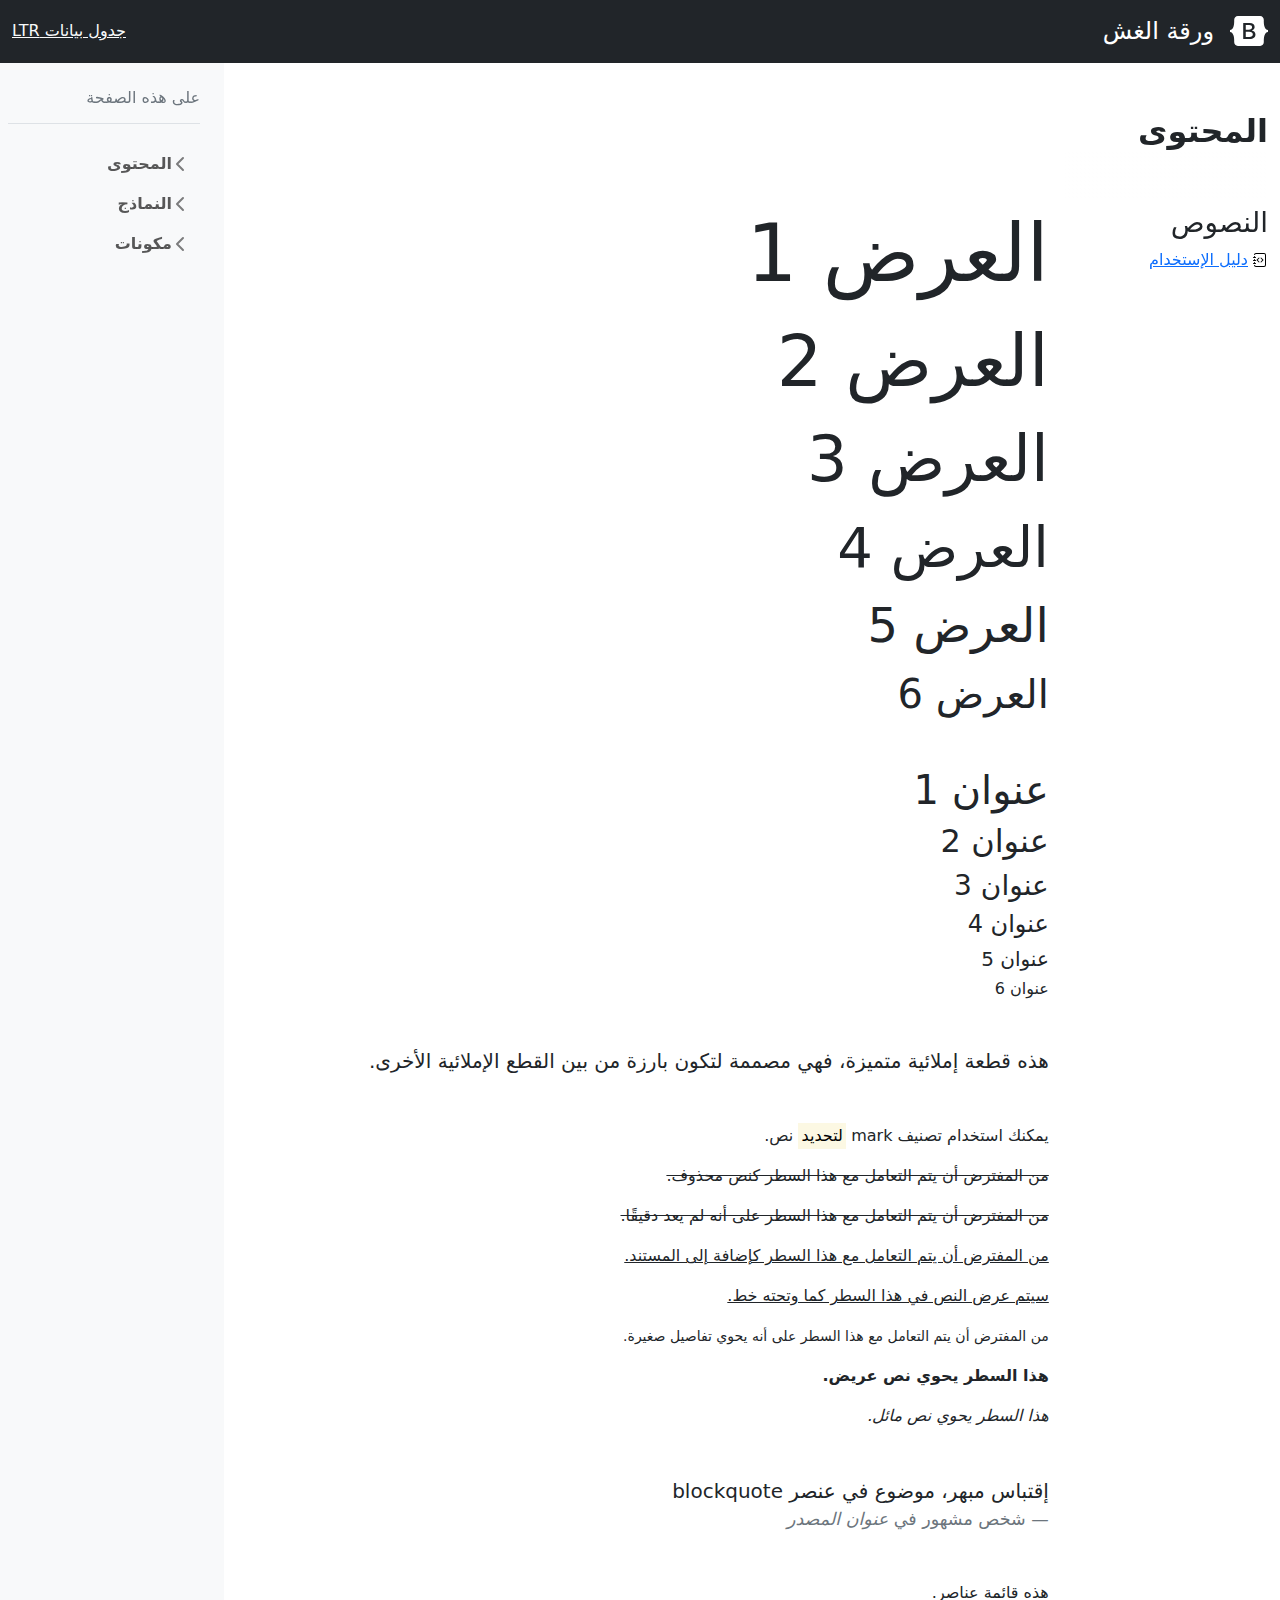
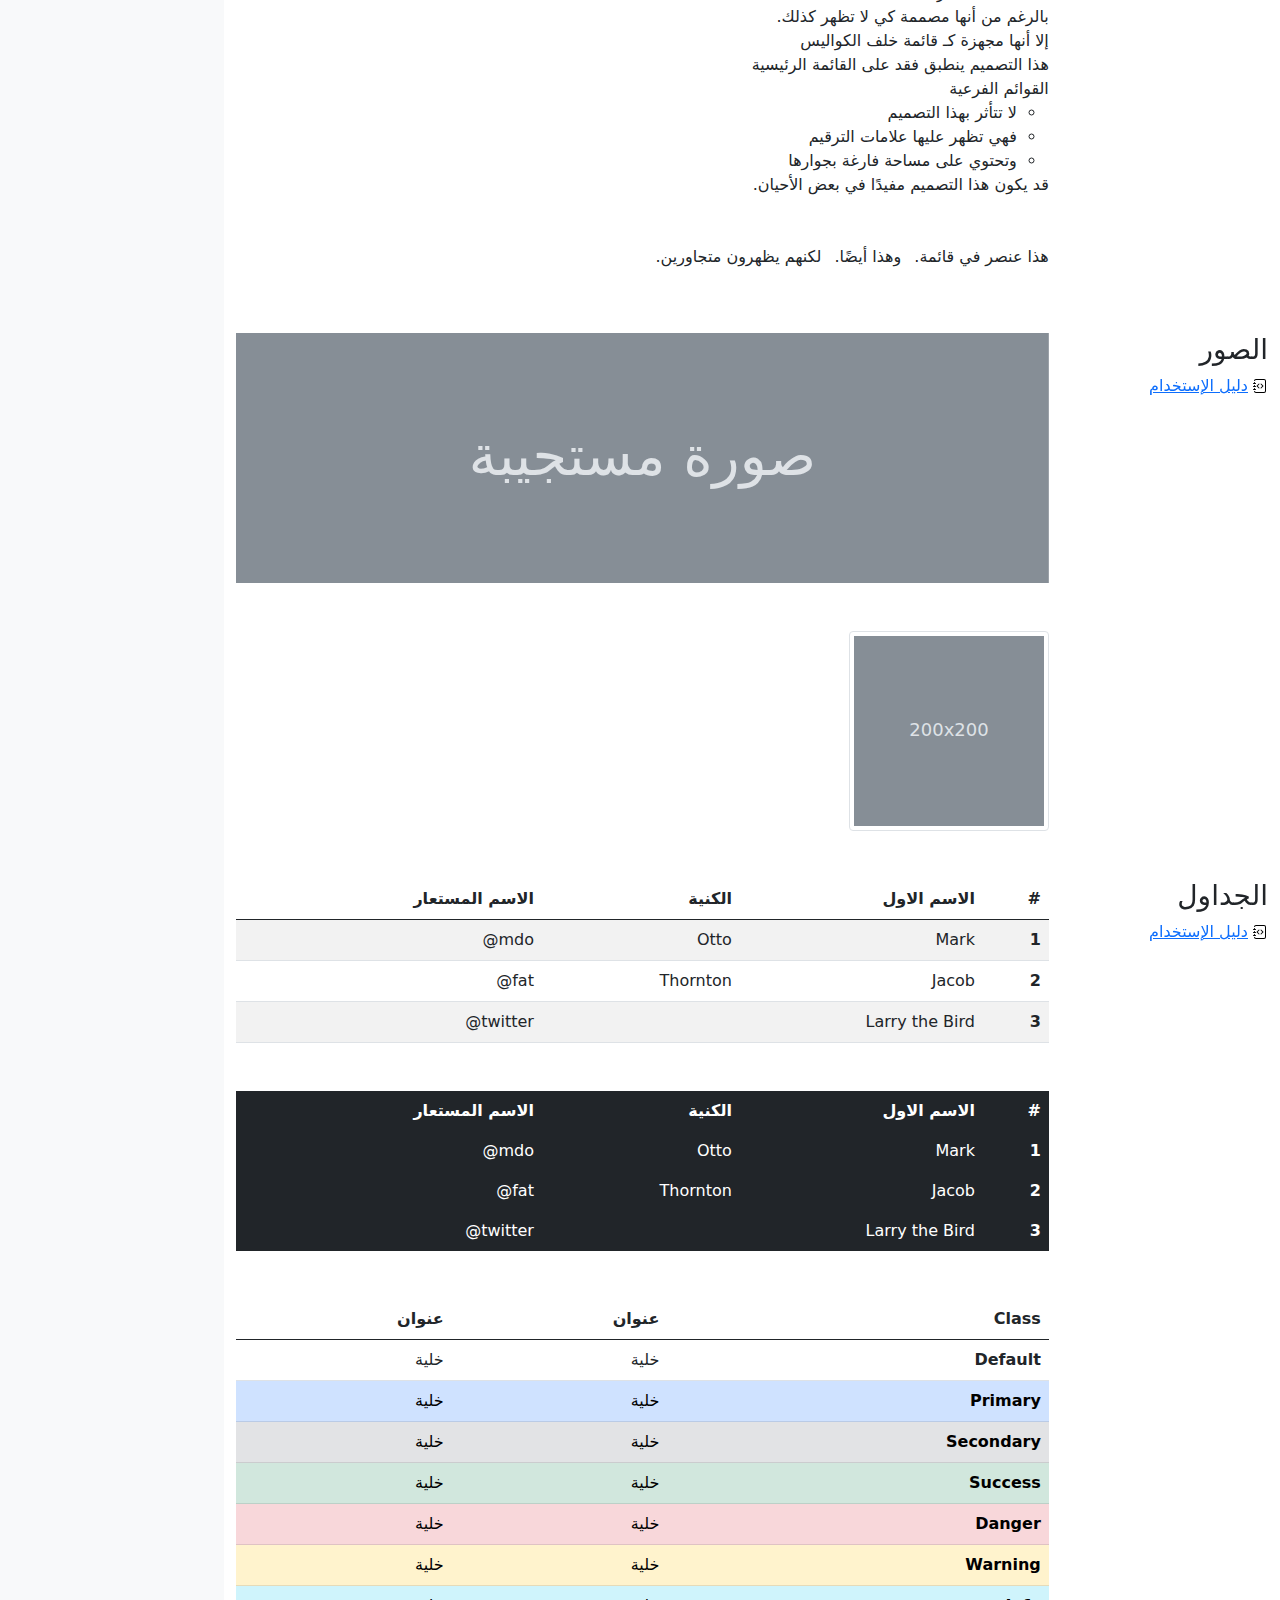
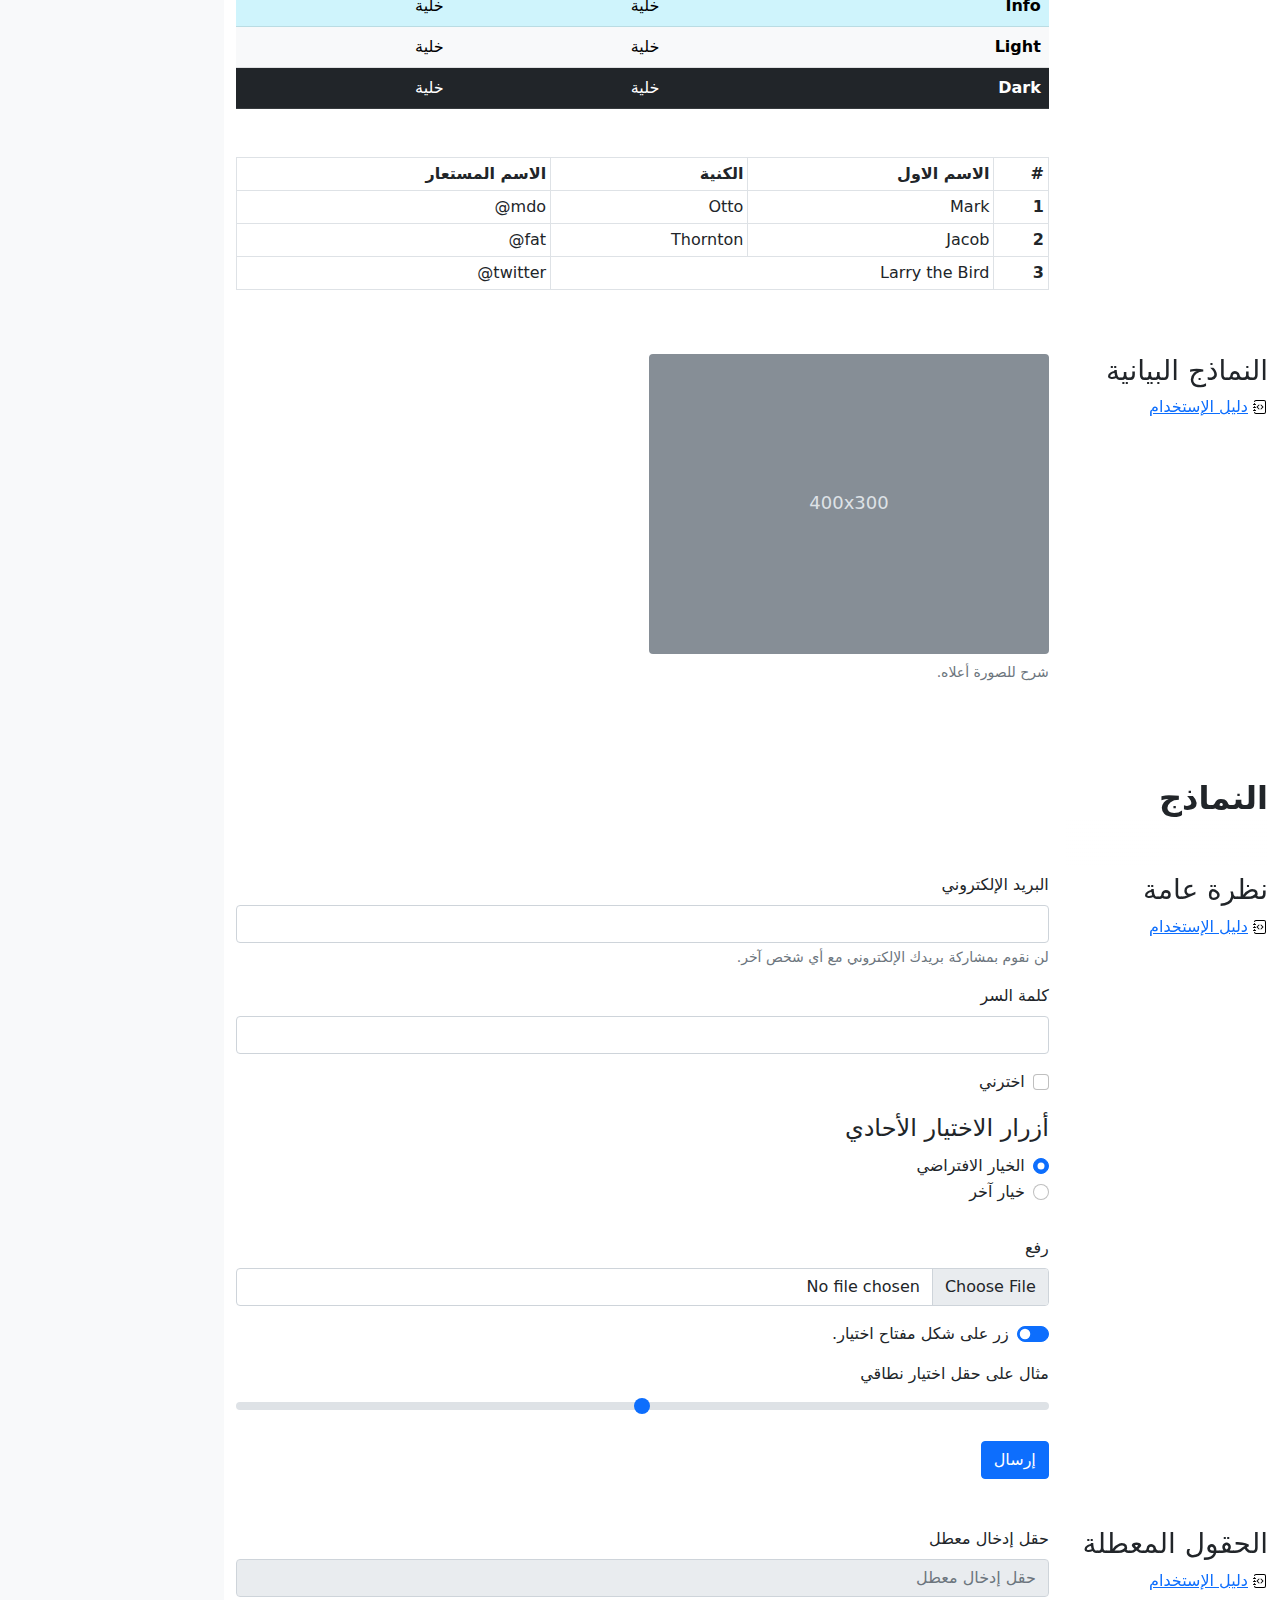
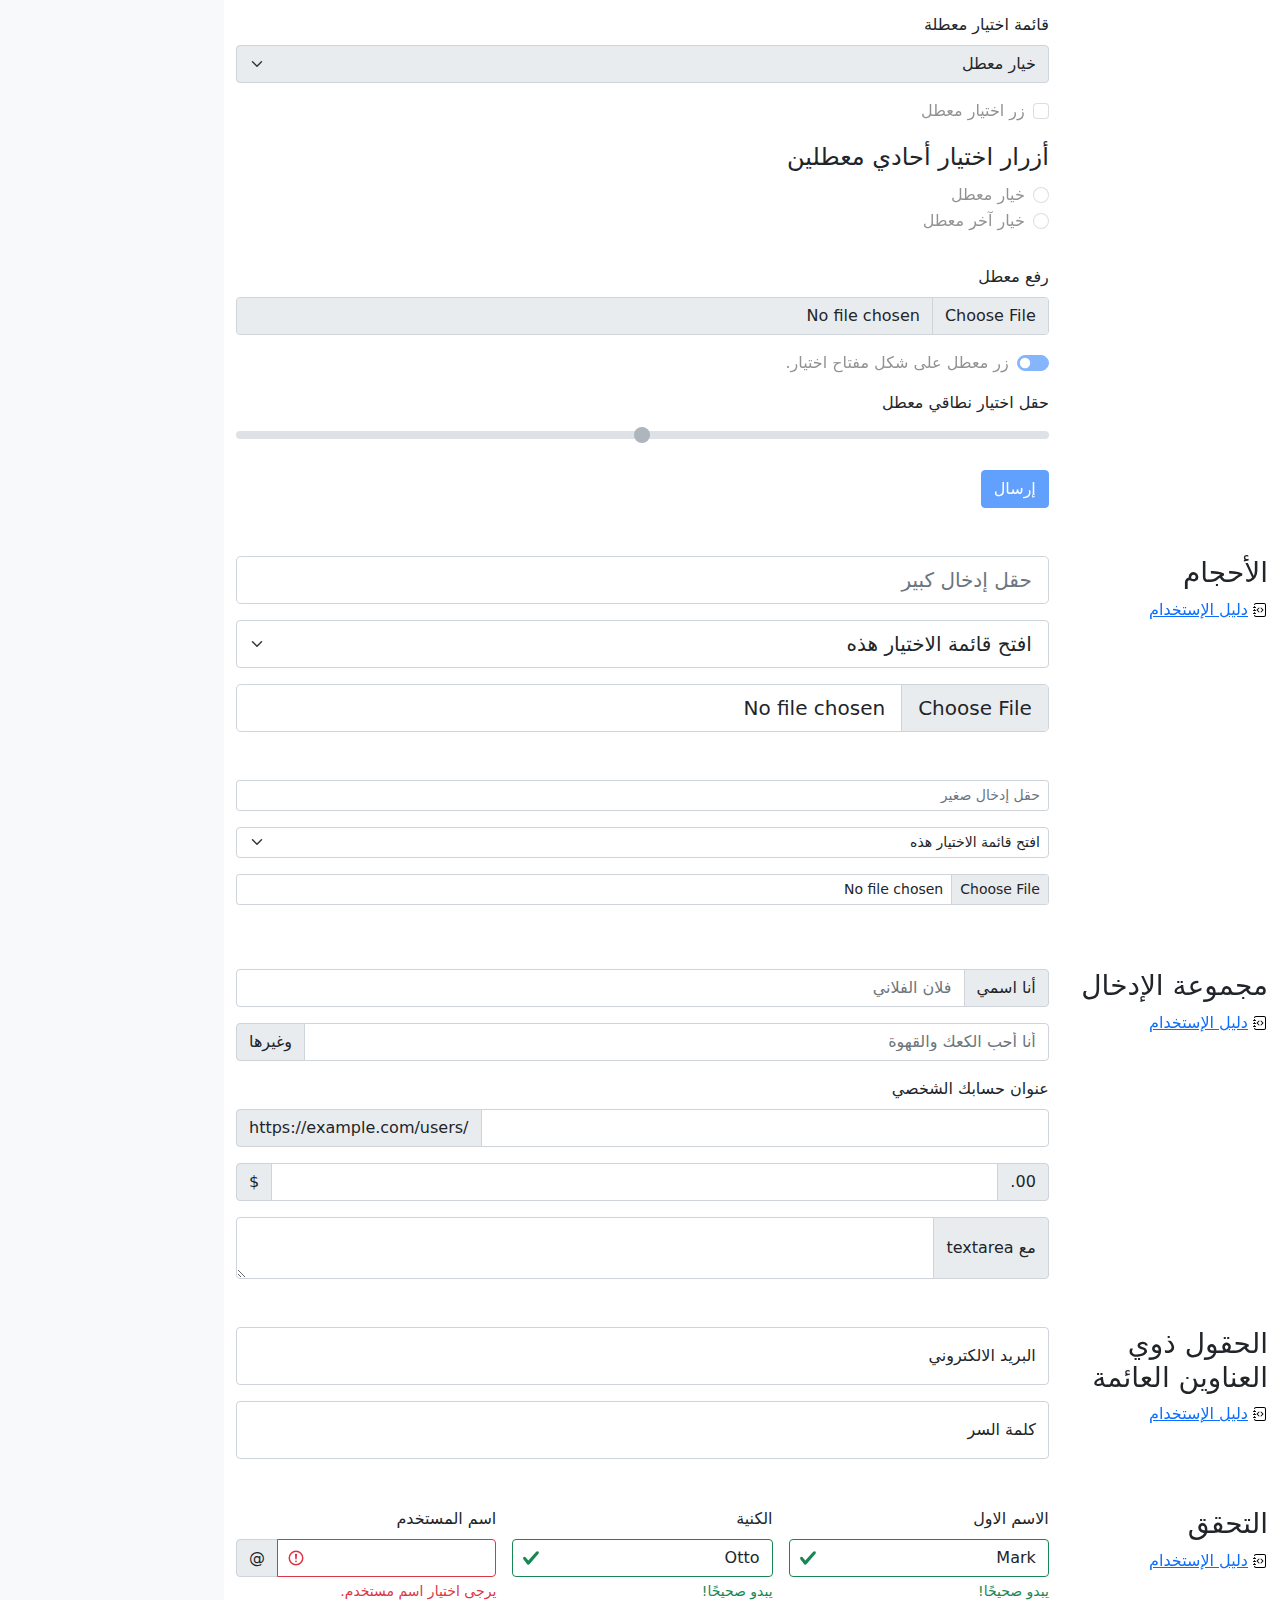
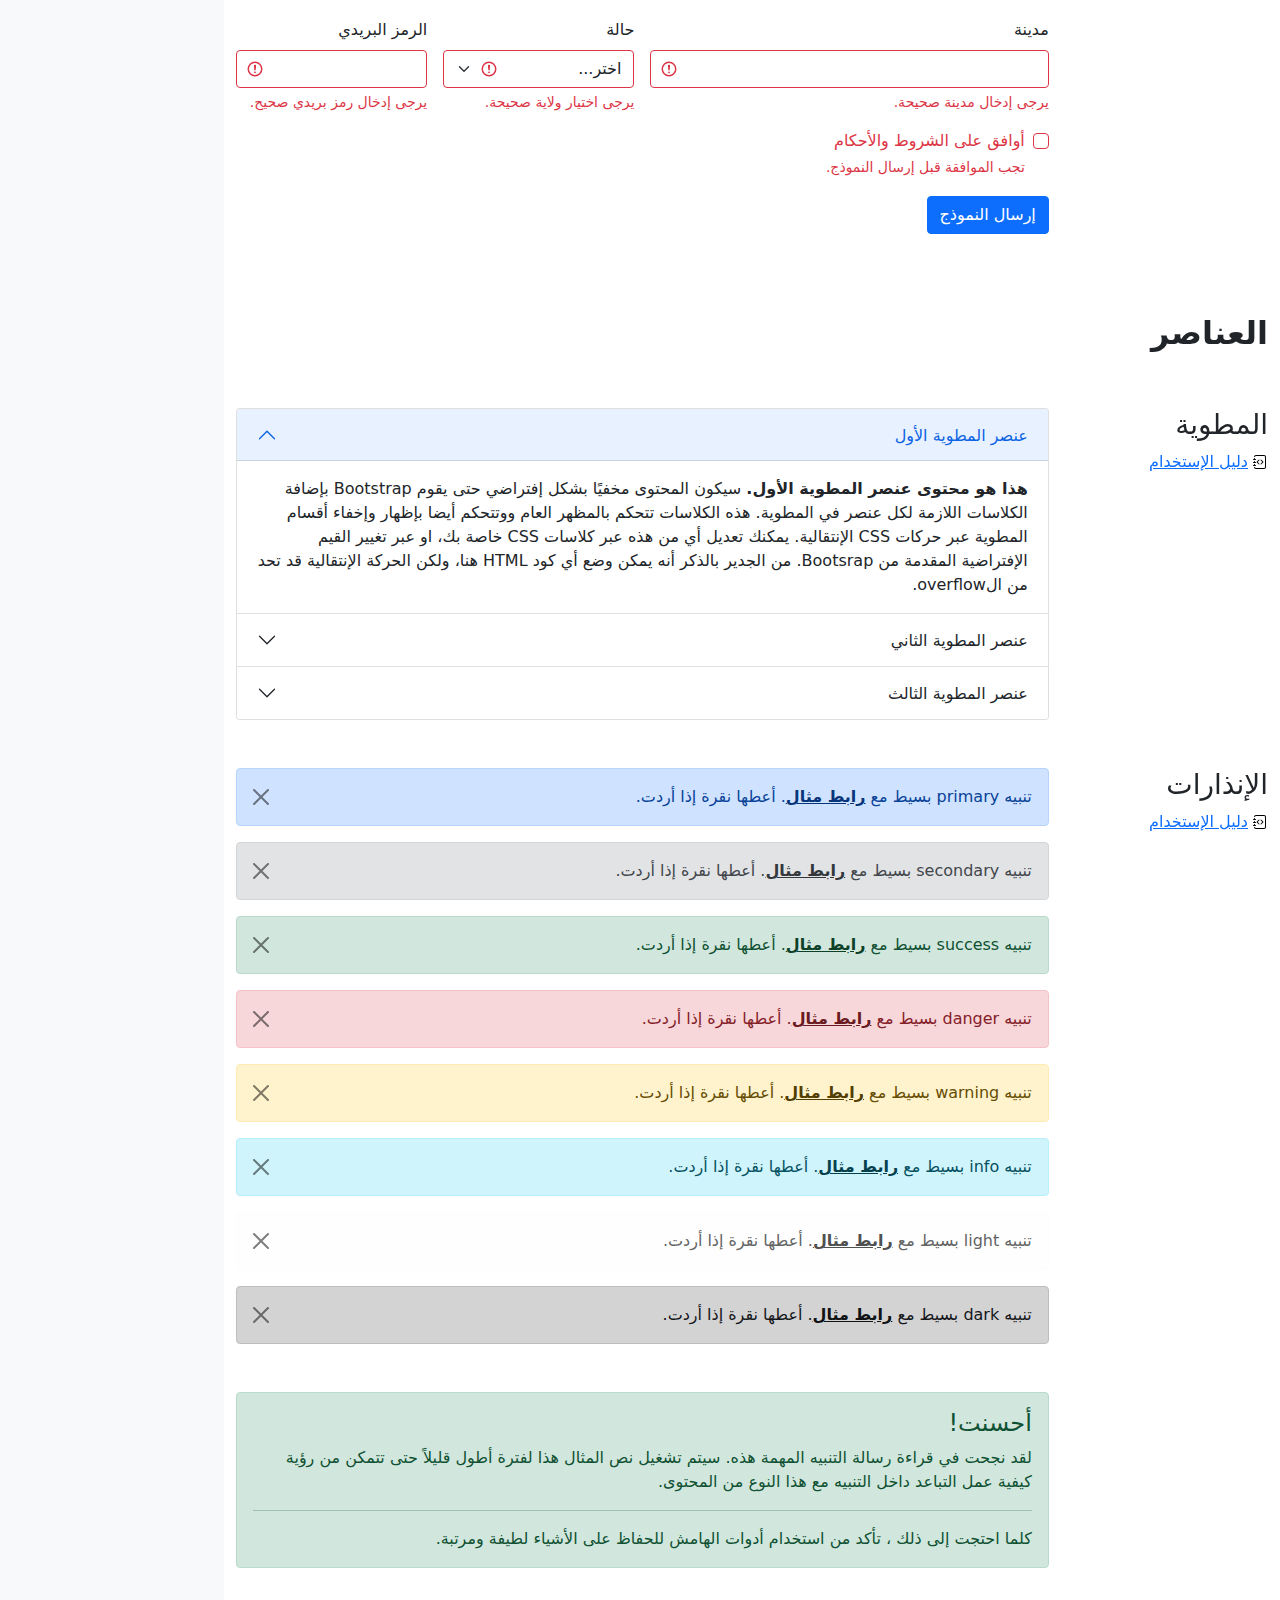
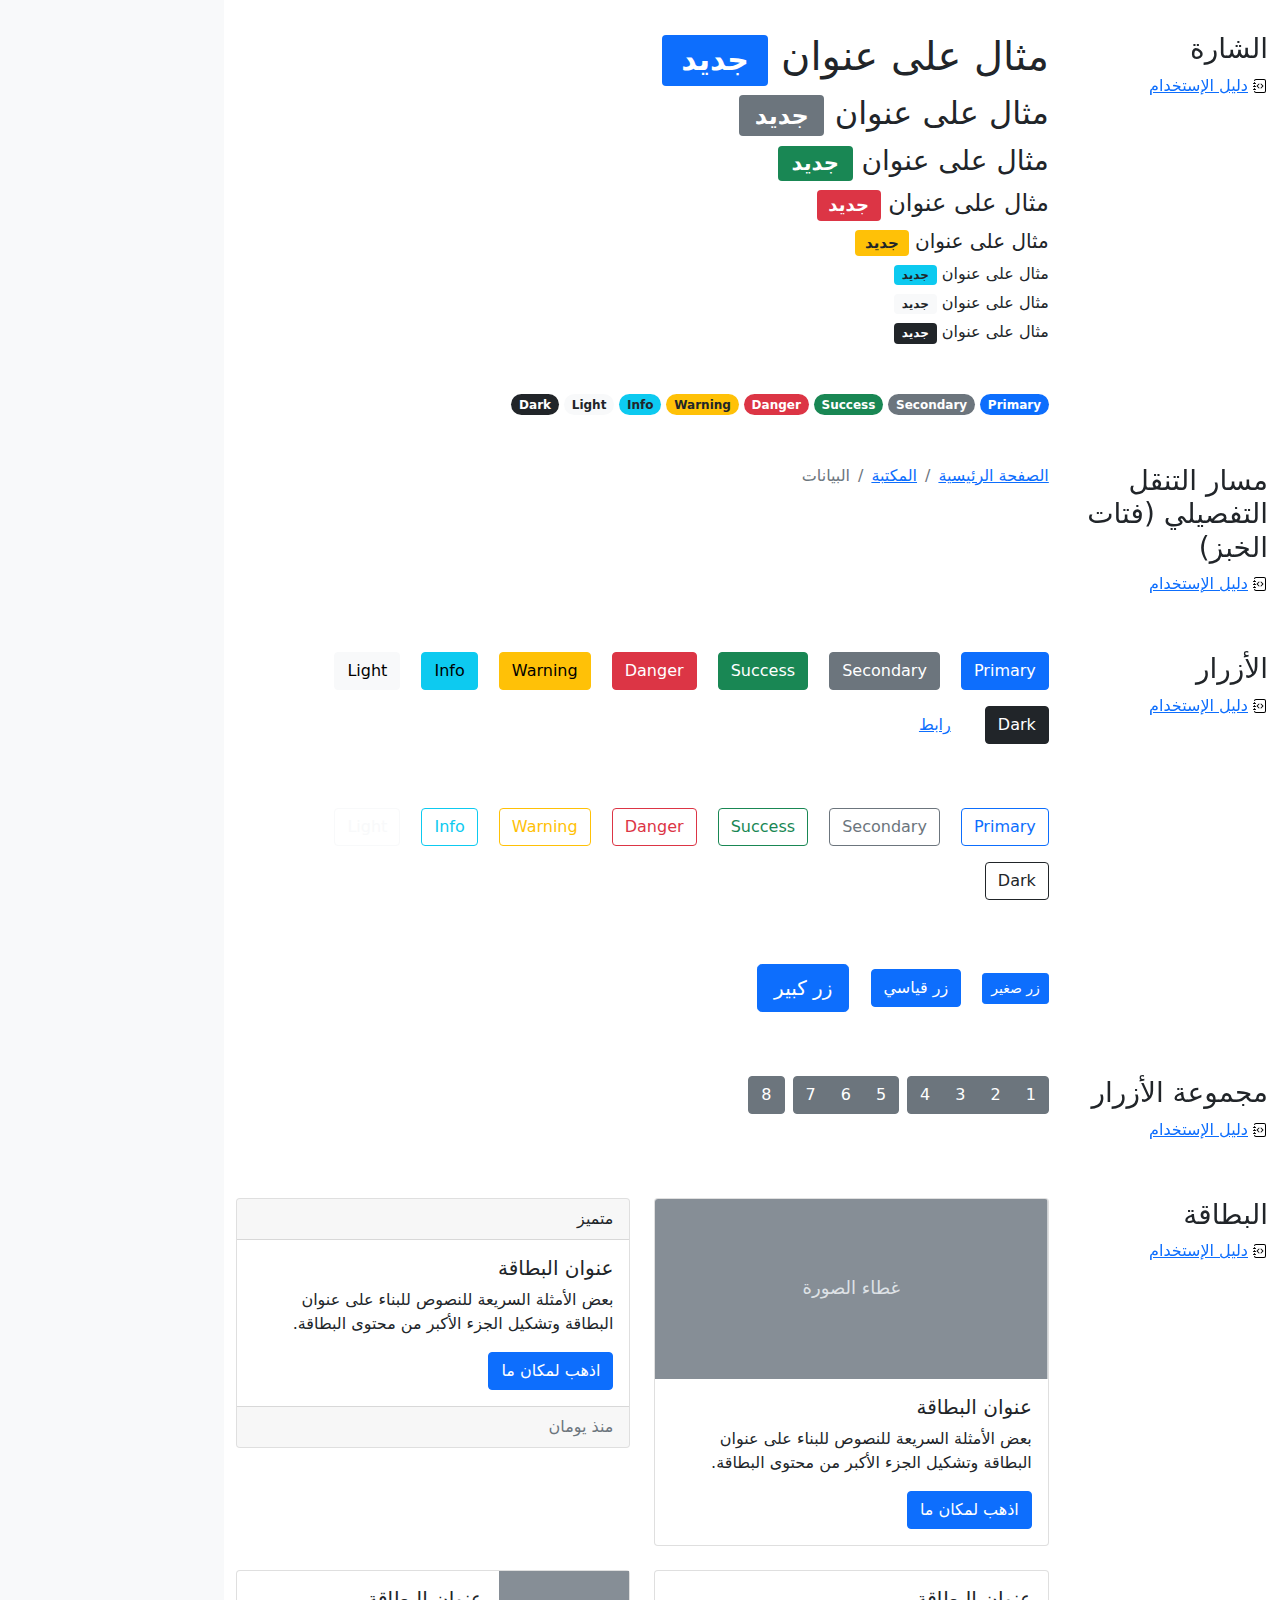
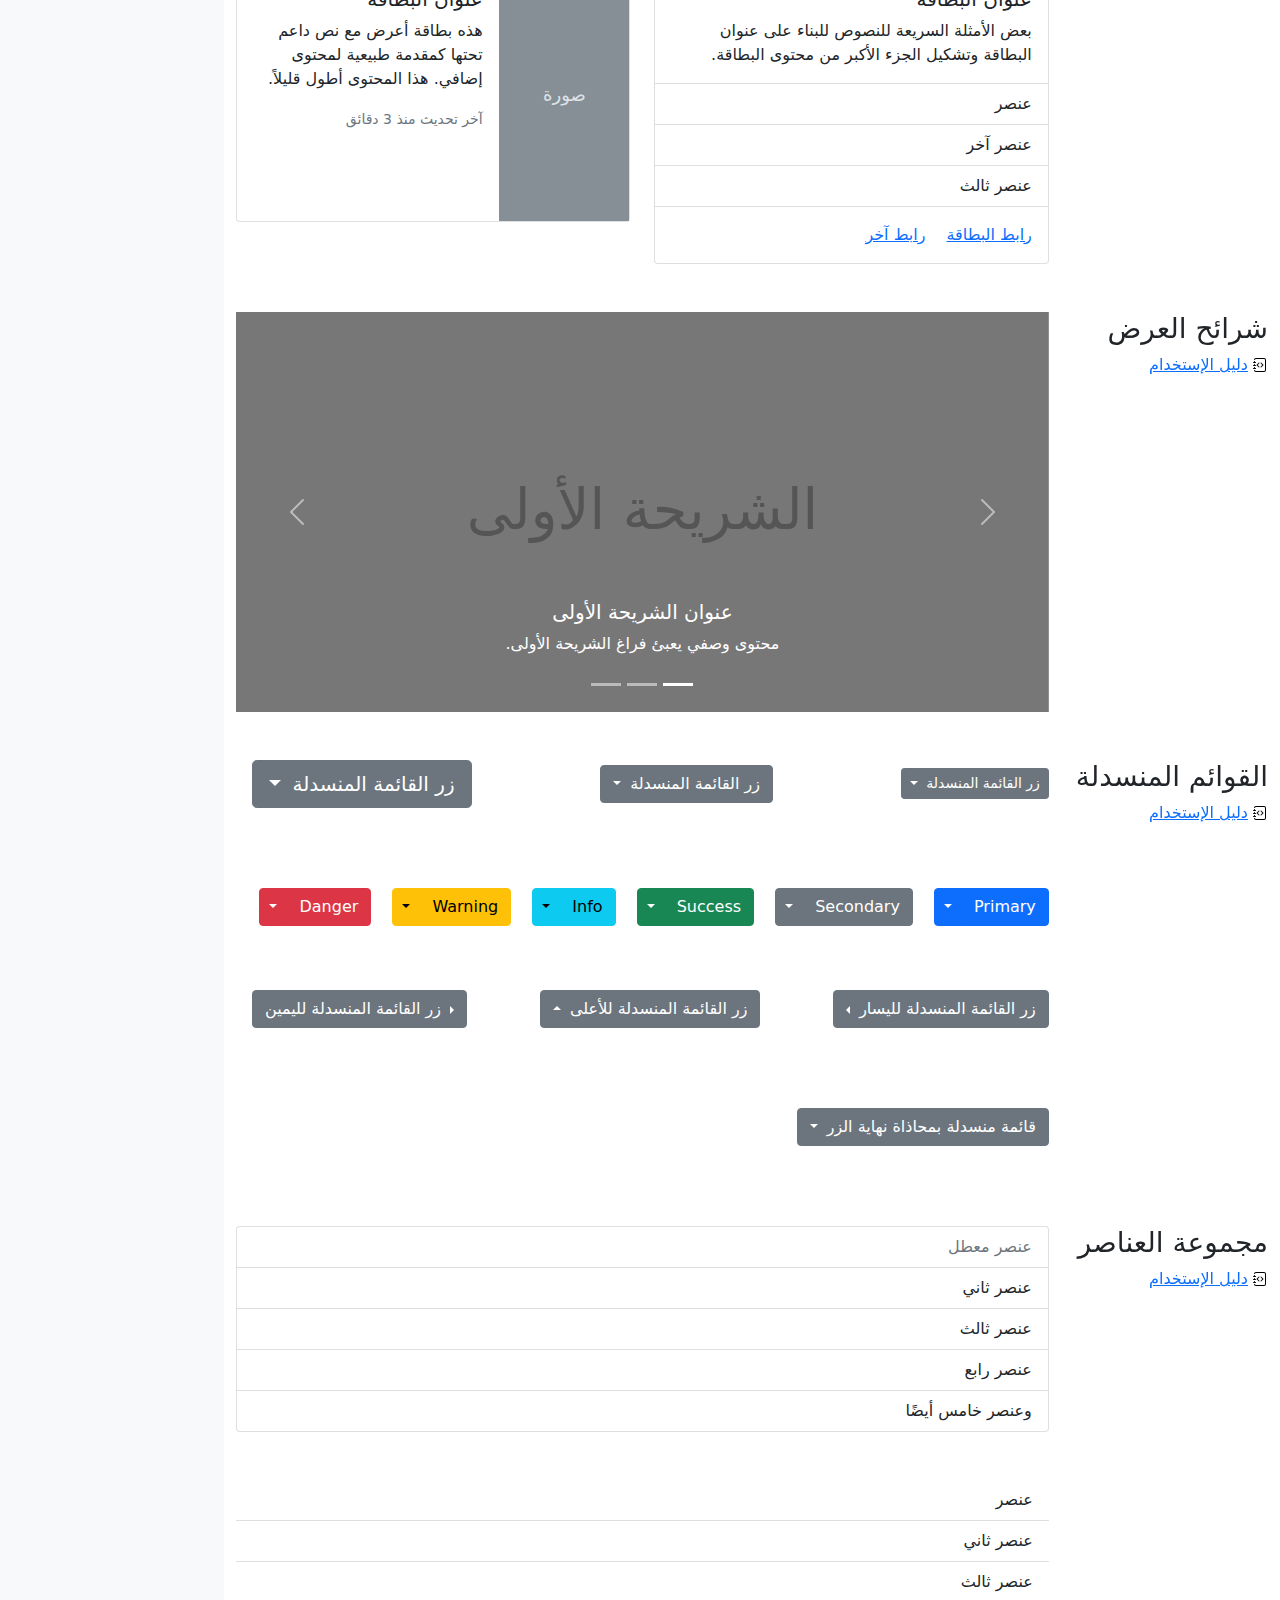
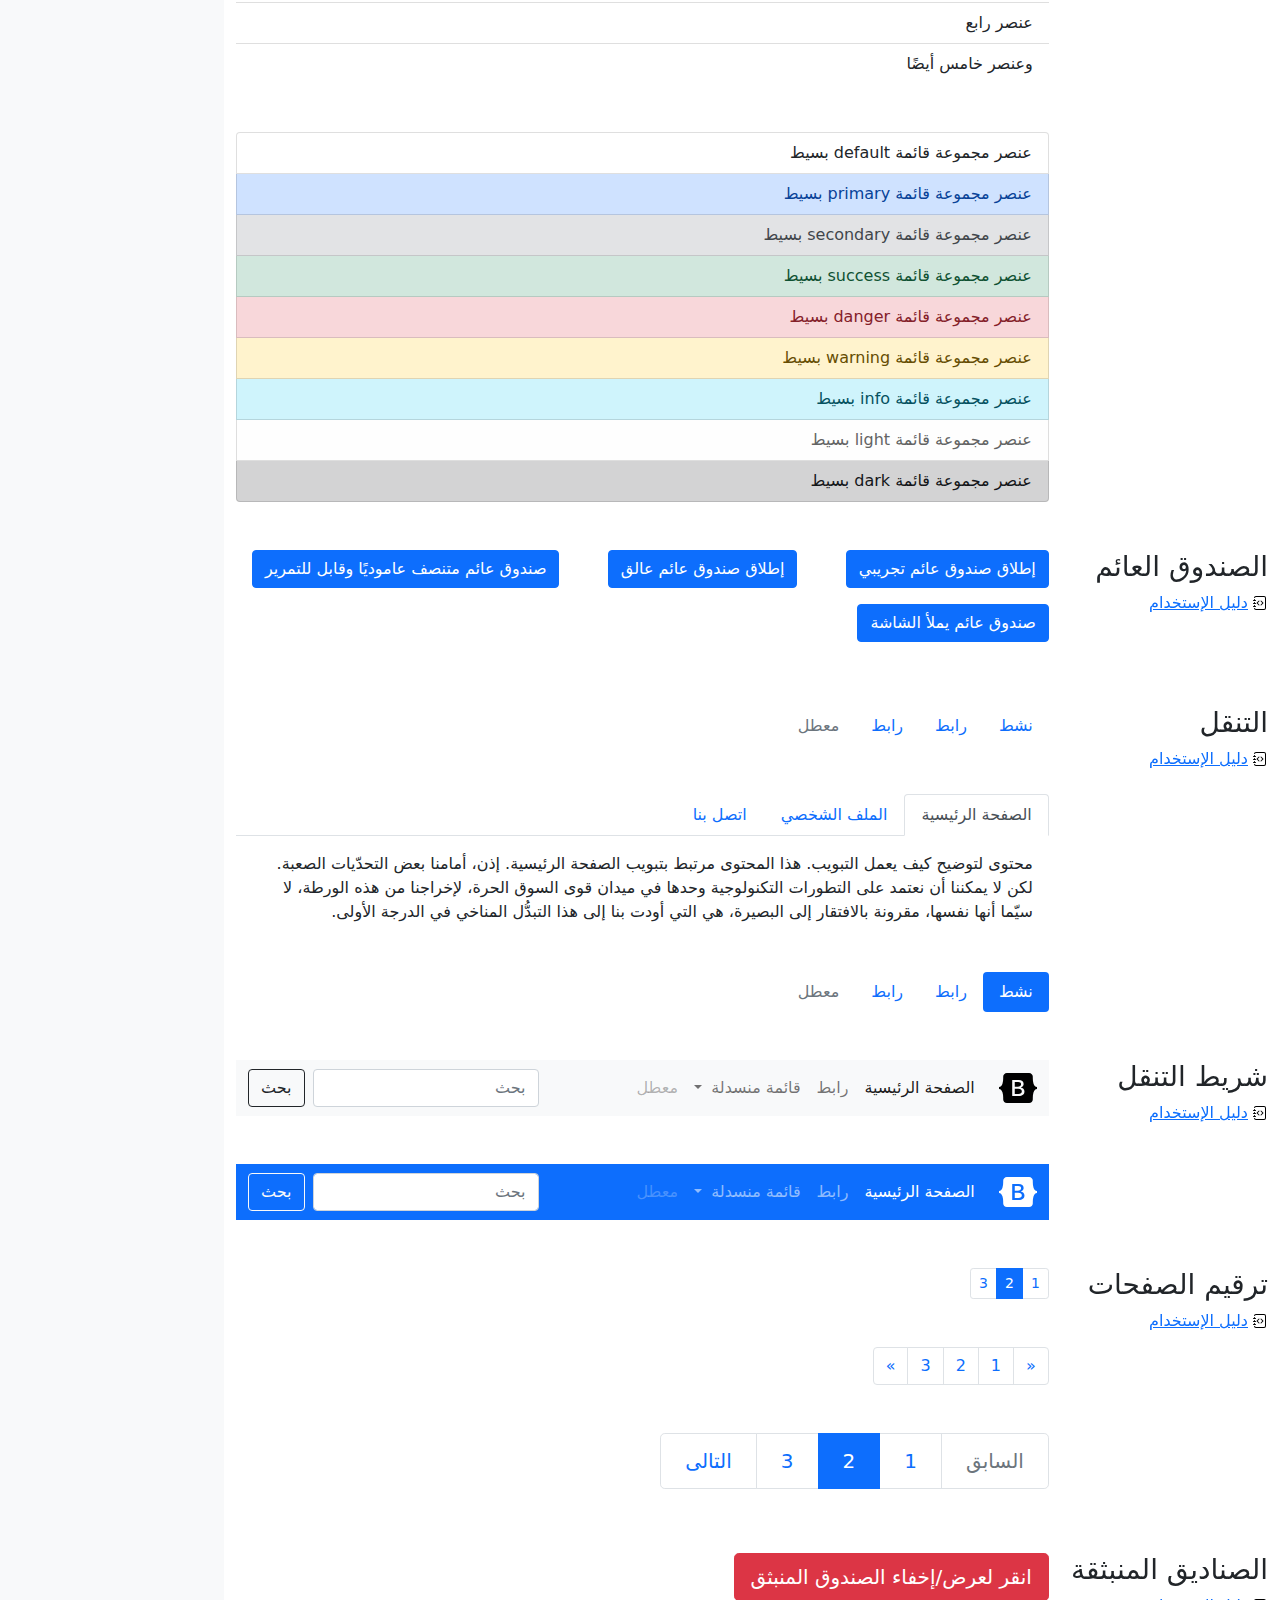
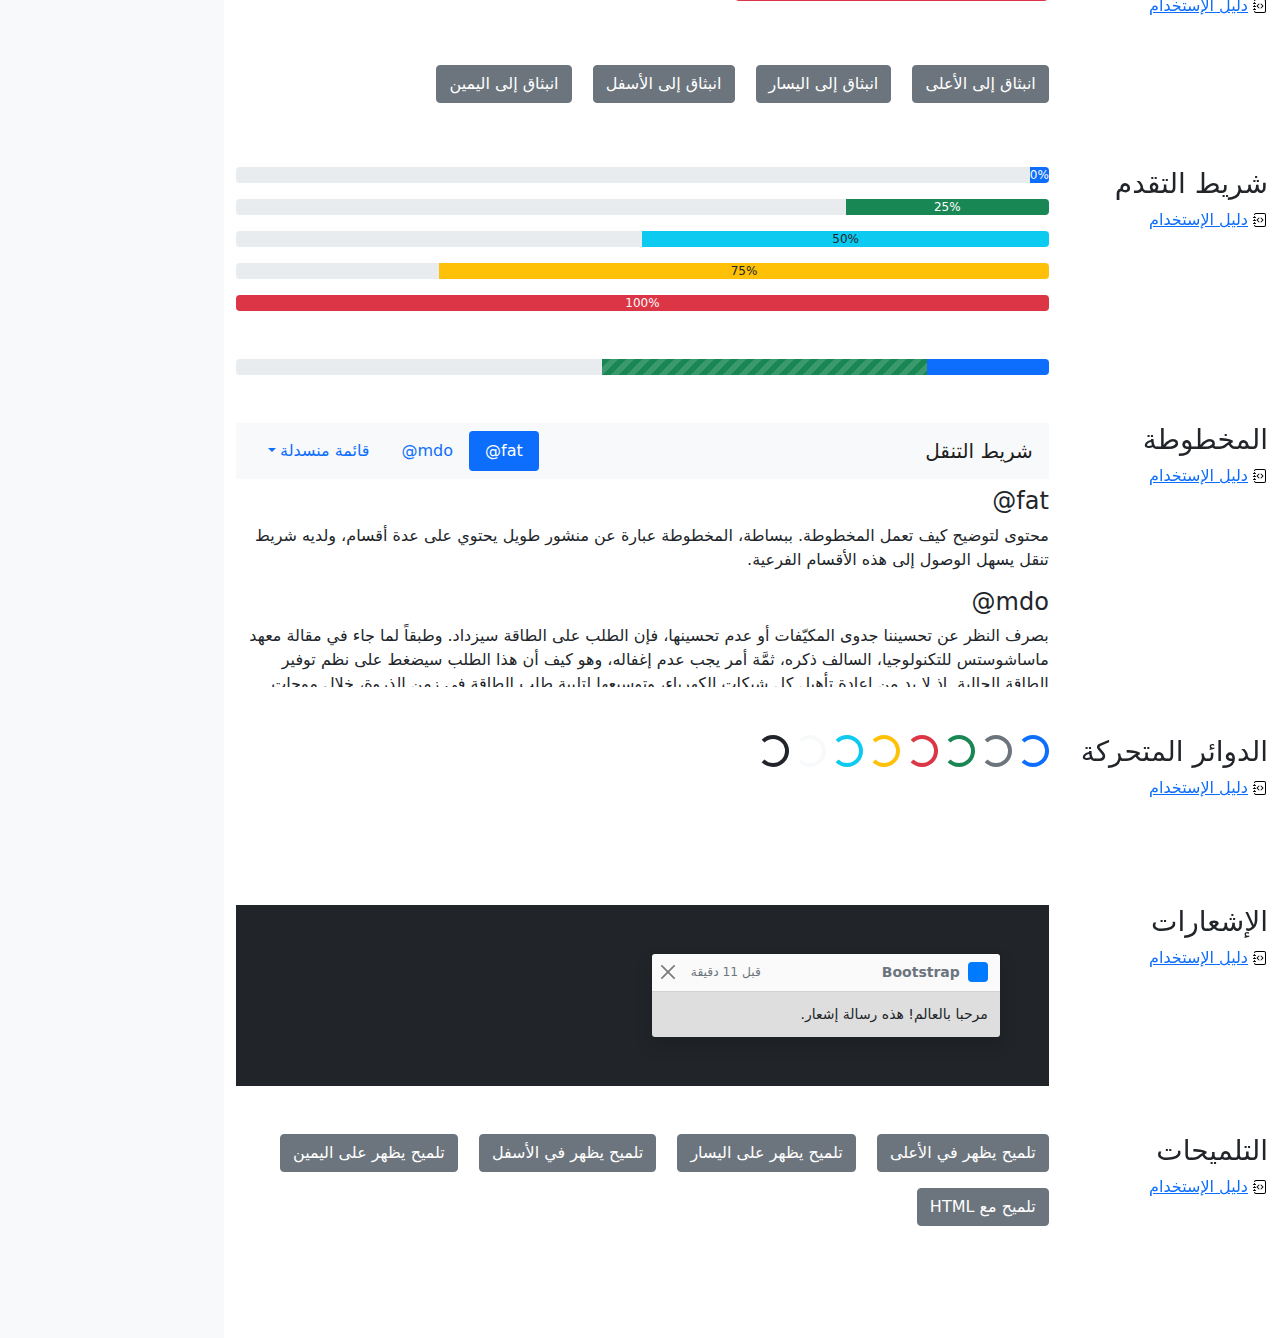
<file: bootstrap/cheatsheet-rtl/index.html>
<!doctype html>
<html lang="ar" dir="rtl">
  <head>
    <meta charset="utf-8">
    <meta name="viewport" content="width=device-width, initial-scale=1">
    <meta name="description" content="">
    <meta name="author" content="Mark Otto, Jacob Thornton, and Bootstrap contributors">
    <meta name="generator" content="Hugo 0.84.0">
    <title>ورقة الغش · Bootstrap v5.0</title>

    <link rel="canonical" href="https://getbootstrap.com/docs/5.0/examples/cheatsheet-rtl/">

    

    <!-- Bootstrap core CSS -->
<link href="../assets/dist/css/bootstrap.rtl.min.css" rel="stylesheet">

    <style>
      .bd-placeholder-img {
        font-size: 1.125rem;
        text-anchor: middle;
        -webkit-user-select: none;
        -moz-user-select: none;
        user-select: none;
      }

      @media (min-width: 768px) {
        .bd-placeholder-img-lg {
          font-size: 3.5rem;
        }
      }
    </style>

    
    <!-- Custom styles for this template -->
    <link href="../cheatsheet/cheatsheet.rtl.css" rel="stylesheet">
  </head>
  <body class="bg-light">
    
<header class="bd-header bg-dark py-3 d-flex align-items-stretch border-bottom border-dark">
  <div class="container-fluid d-flex align-items-center">
    <h1 class="d-flex align-items-center fs-4 text-white mb-0">
      <img src="../assets/brand/bootstrap-logo-white.svg" width="38" height="30" class="me-3" alt="Bootstrap">
      ورقة الغش
    </h1>
    <a href="../examples/cheatsheet/" class="ms-auto link-light" hreflang="en">جدول بيانات LTR</a>
  </div>
</header>
<aside class="bd-aside sticky-xl-top text-muted align-self-start mb-3 mb-xl-5 px-2">
  <h2 class="h6 pt-4 pb-3 mb-4 border-bottom">على هذه الصفحة</h2>
  <nav class="small" id="toc">
    <ul class="list-unstyled">
      <li class="my-2">
        <button class="btn d-inline-flex align-items-center collapsed" data-bs-toggle="collapse" aria-expanded="false" data-bs-target="#contents-collapse" aria-controls="contents-collapse">المحتوى</button>
        <ul class="list-unstyled ps-3 collapse" id="contents-collapse">
          <li><a class="d-inline-flex align-items-center rounded" href="#typography">النصوص</a></li>
          <li><a class="d-inline-flex align-items-center rounded" href="#images">الصور</a></li>
          <li><a class="d-inline-flex align-items-center rounded" href="#tables">الجداول</a></li>
          <li><a class="d-inline-flex align-items-center rounded" href="#figures">النماذج البيانية</a></li>
        </ul>
      </li>
      <li class="my-2">
        <button class="btn d-inline-flex align-items-center collapsed" data-bs-toggle="collapse" aria-expanded="false" data-bs-target="#forms-collapse" aria-controls="forms-collapse">النماذج</button>
        <ul class="list-unstyled ps-3 collapse" id="forms-collapse">
          <li><a class="d-inline-flex align-items-center rounded" href="#overview">نظرة عامة</a></li>
          <li><a class="d-inline-flex align-items-center rounded" href="#disabled-forms">الحقول المعطلة</a></li>
          <li><a class="d-inline-flex align-items-center rounded" href="#sizing">الأحجام</a></li>
          <li><a class="d-inline-flex align-items-center rounded" href="#input-group">مجموعة الإدخال</a></li>
          <li><a class="d-inline-flex align-items-center rounded" href="#floating-labels">الحقول ذوي العناوين العائمة</a></li>
          <li><a class="d-inline-flex align-items-center rounded" href="#validation">التحقق</a></li>
        </ul>
      </li>
      <li class="my-2">
        <button class="btn d-inline-flex align-items-center collapsed" data-bs-toggle="collapse" aria-expanded="false" data-bs-target="#components-collapse" aria-controls="components-collapse">مكونات</button>
        <ul class="list-unstyled ps-3 collapse" id="components-collapse">
          <li><a class="d-inline-flex align-items-center rounded" href="#accordion">المطوية</a></li>
          <li><a class="d-inline-flex align-items-center rounded" href="#alerts">الإنذارات</a></li>
          <li><a class="d-inline-flex align-items-center rounded" href="#badge">الشارة</a></li>
          <li><a class="d-inline-flex align-items-center rounded" href="#breadcrumb">مسار التنقل التفصيلي</a></li>
          <li><a class="d-inline-flex align-items-center rounded" href="#buttons">الأزرار</a></li>
          <li><a class="d-inline-flex align-items-center rounded" href="#button-group">مجموعة الأزرار</a></li>
          <li><a class="d-inline-flex align-items-center rounded" href="#card">البطاقة</a></li>
          <li><a class="d-inline-flex align-items-center rounded" href="#carousel">شرائح العرض</a></li>
          <li><a class="d-inline-flex align-items-center rounded" href="#dropdowns">القوائم المنسدلة</a></li>
          <li><a class="d-inline-flex align-items-center rounded" href="#list-group">مجموعة العناصر</a></li>
          <li><a class="d-inline-flex align-items-center rounded" href="#modal">الصندوق العائم</a></li>
          <li><a class="d-inline-flex align-items-center rounded" href="#navs">التنقل</a></li>
          <li><a class="d-inline-flex align-items-center rounded" href="#navbar">شريط التنقل</a></li>
          <li><a class="d-inline-flex align-items-center rounded" href="#pagination">ترقيم الصفحات</a></li>
          <li><a class="d-inline-flex align-items-center rounded" href="#popovers">الصناديق المنبثقة</a></li>
          <li><a class="d-inline-flex align-items-center rounded" href="#progress">شريط التقدم</a></li>
          <li><a class="d-inline-flex align-items-center rounded" href="#scrollspy">المخطوطة</a></li>
          <li><a class="d-inline-flex align-items-center rounded" href="#spinners">الدوائر المتحركة</a></li>
          <li><a class="d-inline-flex align-items-center rounded" href="#toasts">الإشعارات</a></li>
          <li><a class="d-inline-flex align-items-center rounded" href="#tooltips">التلميحات</a></li>
        </ul>
      </li>
    </ul>
  </nav>
</aside>
<div class="bd-cheatsheet container-fluid bg-body">
  <section id="content">
    <h2 class="sticky-xl-top fw-bold pt-3 pt-xl-5 pb-2 pb-xl-3">المحتوى</h2>

    <article class="my-3" id="typography">
      <div class="bd-heading sticky-xl-top align-self-start mt-5 mb-3 mt-xl-0 mb-xl-2">
        <h3>النصوص</h3>
        <a class="d-flex align-items-center" hreflang="en" href="../content/typography/">دليل الإستخدام</a>
      </div>

      <div>
        <div class="bd-example">
        <p class="display-1">العرض 1</p>
        <p class="display-2">العرض 2</p>
        <p class="display-3">العرض 3</p>
        <p class="display-4">العرض 4</p>
        <p class="display-5">العرض 5</p>
        <p class="display-6">العرض 6</p>
        </div>

        <div class="bd-example">
        <p class="h1">عنوان 1</p>
        <p class="h2">عنوان 2</p>
        <p class="h3">عنوان 3</p>
        <p class="h4">عنوان 4</p>
        <p class="h5">عنوان 5</p>
        <p class="h6">عنوان 6</p>
        </div>

        <div class="bd-example">
        <p class="lead">
          هذه قطعة إملائية متميزة، فهي مصممة لتكون بارزة من بين القطع الإملائية الأخرى.
        </p>
        </div>

        <div class="bd-example">
        <p>يمكنك استخدام تصنيف mark <mark>لتحديد</mark> نص.</p>
        <p><del>من المفترض أن يتم التعامل مع هذا السطر كنص محذوف.</del></p>
        <p><s>من المفترض أن يتم التعامل مع هذا السطر على أنه لم يعد دقيقًا.</s></p>
        <p><ins>من المفترض أن يتم التعامل مع هذا السطر كإضافة إلى المستند.</ins></p>
        <p><u>سيتم عرض النص في هذا السطر كما وتحته خط.</u></p>
        <p><small>من المفترض أن يتم التعامل مع هذا السطر على أنه يحوي تفاصيل صغيرة.</small></p>
        <p><strong>هذا السطر يحوي نص عريض.</strong></p>
        <p><em>هذا السطر يحوي نص مائل.</em></p>
        </div>

        <div class="bd-example">
        <blockquote class="blockquote">
          <p>إقتباس مبهر، موضوع في عنصر blockquote</p>
          <footer class="blockquote-footer">شخص مشهور في <cite title= "عنوان المصدر"> عنوان المصدر </cite></footer>
        </blockquote>
        </div>

        <div class="bd-example">
        <ul class="list-unstyled">
          <li>هذه قائمة عناصر.</li>
          <li>بالرغم من أنها مصممة كي لا تظهر كذلك.</li>
          <li>إلا أنها مجهزة كـ قائمة خلف الكواليس</li>
          <li>هذا التصميم ينطبق فقد على القائمة الرئيسية</li>
          <li>القوائم الفرعية
            <ul>
              <li>لا تتأثر بهذا التصميم</li>
              <li>فهي تظهر عليها علامات الترقيم</li>
              <li>وتحتوي على مساحة فارغة بجوارها</li>
            </ul>
          </li>
          <li>قد يكون هذا التصميم مفيدًا في بعض الأحيان.</li>
        </ul>
        </div>

        <div class="bd-example">
        <ul class="list-inline">
          <li class="list-inline-item">هذا عنصر في قائمة.</li>
          <li class="list-inline-item">وهذا أيضًا.</li>
          <li class="list-inline-item">لكنهم يظهرون متجاورين.</li>
        </ul>
        </div>
      </div>
    </article>
    <article class="my-3" id="images">
      <div class="bd-heading sticky-xl-top align-self-start mt-5 mb-3 mt-xl-0 mb-xl-2">
        <h3>الصور</h3>
        <a class="d-flex align-items-center" hreflang="en" href="../content/images/">دليل الإستخدام</a>
      </div>

      <div>
        <div class="bd-example">
        <svg class="bd-placeholder-img bd-placeholder-img-lg img-fluid" width="100%" height="250" xmlns="http://www.w3.org/2000/svg" role="img" aria-label="Placeholder: صورة مستجيبة" preserveAspectRatio="xMidYMid slice" focusable="false"><title>Placeholder</title><rect width="100%" height="100%" fill="#868e96"/><text x="50%" y="50%" fill="#dee2e6" dy=".3em">صورة مستجيبة</text></svg>

        </div>

        <div class="bd-example">
        <svg class="bd-placeholder-img img-thumbnail" width="200" height="200" xmlns="http://www.w3.org/2000/svg" role="img" aria-label="صورة عنصر نائب مربع عام مع حدود بيضاء حولها ، مما يجعلها تشبه صورة تم التقاطها بكاميرا فورية قديمة: 200x200" preserveAspectRatio="xMidYMid slice" focusable="false"><title>صورة عنصر نائب مربع عام مع حدود بيضاء حولها ، مما يجعلها تشبه صورة تم التقاطها بكاميرا فورية قديمة</title><rect width="100%" height="100%" fill="#868e96"/><text x="50%" y="50%" fill="#dee2e6" dy=".3em">200x200</text></svg>

        </div>
      </div>
    </article>
    <article class="my-3" id="tables">
      <div class="bd-heading sticky-xl-top align-self-start mt-5 mb-3 mt-xl-0 mb-xl-2">
        <h3>الجداول</h3>
        <a class="d-flex align-items-center" hreflang="en" href="../content/tables/">دليل الإستخدام</a>
      </div>

      <div>
        <div class="bd-example">
        <table class="table table-striped">
          <thead>
          <tr>
            <th scope="col">#</th>
            <th scope="col">الاسم الاول</th>
            <th scope="col">الكنية</th>
            <th scope="col">الاسم المستعار</th>
          </tr>
          </thead>
          <tbody>
          <tr>
            <th scope="row">1</th>
            <td>Mark</td>
            <td>Otto</td>
            <td><bdo lang="en" dir="ltr">@mdo</bdo></td>
          </tr>
          <tr>
            <th scope="row">2</th>
            <td>Jacob</td>
            <td>Thornton</td>
            <td><bdo lang="en" dir="ltr">@fat</bdo></td>
          </tr>
          <tr>
            <th scope="row">3</th>
            <td colspan="2">Larry the Bird</td>
            <td><bdo lang="en" dir="ltr">@twitter</bdo></td>
          </tr>
          </tbody>
        </table>
        </div>

        <div class="bd-example">
        <table class="table table-dark table-borderless">
          <thead>
          <tr>
            <th scope="col">#</th>
            <th scope="col">الاسم الاول</th>
            <th scope="col">الكنية</th>
            <th scope="col">الاسم المستعار</th>
          </tr>
          </thead>
          <tbody>
          <tr>
            <th scope="row">1</th>
            <td>Mark</td>
            <td>Otto</td>
            <td><bdo lang="en" dir="ltr">@mdo</bdo></td>
          </tr>
          <tr>
            <th scope="row">2</th>
            <td>Jacob</td>
            <td>Thornton</td>
            <td><bdo lang="en" dir="ltr">@fat</bdo></td>
          </tr>
          <tr>
            <th scope="row">3</th>
            <td colspan="2">Larry the Bird</td>
            <td><bdo lang="en" dir="ltr">@twitter</bdo></td>
          </tr>
          </tbody>
        </table>
        </div>

        <div class="bd-example">
        <table class="table table-hover">
          <thead>
          <tr>
            <th scope="col">Class</th>
            <th scope="col">عنوان</th>
            <th scope="col">عنوان</th>
          </tr>
          </thead>
          <tbody>
          <tr>
            <th scope="row">Default</th>
            <td>خلية</td>
            <td>خلية</td>
          </tr>
          
          <tr class="table-primary">
            <th scope="row">Primary</th>
            <td>خلية</td>
            <td>خلية</td>
          </tr>
          <tr class="table-secondary">
            <th scope="row">Secondary</th>
            <td>خلية</td>
            <td>خلية</td>
          </tr>
          <tr class="table-success">
            <th scope="row">Success</th>
            <td>خلية</td>
            <td>خلية</td>
          </tr>
          <tr class="table-danger">
            <th scope="row">Danger</th>
            <td>خلية</td>
            <td>خلية</td>
          </tr>
          <tr class="table-warning">
            <th scope="row">Warning</th>
            <td>خلية</td>
            <td>خلية</td>
          </tr>
          <tr class="table-info">
            <th scope="row">Info</th>
            <td>خلية</td>
            <td>خلية</td>
          </tr>
          <tr class="table-light">
            <th scope="row">Light</th>
            <td>خلية</td>
            <td>خلية</td>
          </tr>
          <tr class="table-dark">
            <th scope="row">Dark</th>
            <td>خلية</td>
            <td>خلية</td>
          </tr>
          </tbody>
        </table>
        </div>

        <div class="bd-example">
        <table class="table table-sm table-bordered">
          <thead>
          <tr>
            <th scope="col">#</th>
            <th scope="col">الاسم الاول</th>
            <th scope="col">الكنية</th>
            <th scope="col">الاسم المستعار</th>
          </tr>
          </thead>
          <tbody>
          <tr>
            <th scope="row">1</th>
            <td>Mark</td>
            <td>Otto</td>
            <td><bdo lang="en" dir="ltr">@mdo</bdo></td>
          </tr>
          <tr>
            <th scope="row">2</th>
            <td>Jacob</td>
            <td>Thornton</td>
            <td><bdo lang="en" dir="ltr">@fat</bdo></td>
          </tr>
          <tr>
            <th scope="row">3</th>
            <td colspan="2">Larry the Bird</td>
            <td><bdo lang="en" dir="ltr">@twitter</bdo></td>
          </tr>
          </tbody>
        </table>
        </div>
      </div>
    </article>
    <article class="my-3" id="figures">
      <div class="bd-heading sticky-xl-top align-self-start mt-5 mb-3 mt-xl-0 mb-xl-2">
        <h3>النماذج البيانية</h3>
        <a class="d-flex align-items-center" hreflang="en" href="../content/figures/">دليل الإستخدام</a>
      </div>

      <div>
        <div class="bd-example">
        <figure class="figure">
          <svg class="bd-placeholder-img figure-img img-fluid rounded" width="400" height="300" xmlns="http://www.w3.org/2000/svg" role="img" aria-label="Placeholder: 400x300" preserveAspectRatio="xMidYMid slice" focusable="false"><title>Placeholder</title><rect width="100%" height="100%" fill="#868e96"/><text x="50%" y="50%" fill="#dee2e6" dy=".3em">400x300</text></svg>

          <figcaption class="figure-caption">شرح للصورة أعلاه.</figcaption>
        </figure>
        </div>
      </div>
    </article>
  </section>

  <section id="forms">
    <h2 class="sticky-xl-top fw-bold pt-3 pt-xl-5 pb-2 pb-xl-3">النماذج</h2>

    <article class="my-3" id="overview">
      <div class="bd-heading sticky-xl-top align-self-start mt-5 mb-3 mt-xl-0 mb-xl-2">
        <h3>نظرة عامة</h3>
        <a class="d-flex align-items-center" hreflang="en" href="../forms/overview/">دليل الإستخدام</a>
      </div>

      <div>
        <div class="bd-example">
        <form>
          <div class="mb-3">
            <label for="exampleInputEmail1" class="form-label">البريد الإلكتروني</label>
            <input type="email" class="form-control" id="exampleInputEmail1" aria-describedby="emailHelp">
            <div id="emailHelp" class="form-text">لن نقوم بمشاركة بريدك الإلكتروني مع أي شخص آخر.</div>
          </div>
          <div class="mb-3">
            <label for="exampleInputPassword1" class="form-label">كلمة السر</label>
            <input type="password" class="form-control" id="exampleInputPassword1">
          </div>
          <div class="mb-3 form-check">
            <input type="checkbox" class="form-check-input" id="exampleCheck1">
            <label class="form-check-label" for="exampleCheck1">اخترني</label>
          </div>
          <fieldset class="mb-3">
            <legend>أزرار الاختيار الأحادي</legend>
            <div class="form-check">
              <input type="radio" name="radios" class="form-check-input" id="exampleRadio1" checked>
              <label class="form-check-label" for="exampleRadio1">الخيار الافتراضي</label>
            </div>
            <div class="mb-3 form-check">
              <input type="radio" name="radios" class="form-check-input" id="exampleRadio2">
              <label class="form-check-label" for="exampleRadio2">خيار آخر</label>
            </div>
          </fieldset>
          <div class="mb-3">
            <label class="form-label" for="customFile">رفع</label>
            <input type="file" class="form-control" id="customFile">
          </div>
          <div class="mb-3 form-check form-switch">
            <input class="form-check-input" type="checkbox" id="flexSwitchCheckChecked" checked>
            <label class="form-check-label" for="flexSwitchCheckChecked">زر على شكل مفتاح اختيار.</label>
          </div>
          <div class="mb-3">
            <label for="customRange3" class="form-label">مثال على حقل اختيار نطاقي</label>
            <input type="range" class="form-range" min="0" max="5" step="0.5" id="customRange3">
          </div>
          <button type="submit" class="btn btn-primary">إرسال</button>
        </form>
        </div>
      </div>
    </article>
    <article class="my-3" id="disabled-forms">
      <div class="bd-heading sticky-xl-top align-self-start mt-5 mb-3 mt-xl-0 mb-xl-2">
        <h3>الحقول المعطلة</h3>
        <a class="d-flex align-items-center" hreflang="en" href="../forms/overview/#disabled-forms">دليل الإستخدام</a>
      </div>

      <div>
        <div class="bd-example">
        <form>
          <fieldset disabled aria-label="مثال على مجموعة الحقول المعطلة">
            <div class="mb-3">
              <label for="disabledTextInput" class="form-label">حقل إدخال معطل</label>
              <input type="text" id="disabledTextInput" class="form-control" placeholder="حقل إدخال معطل">
            </div>
            <div class="mb-3">
              <label for="disabledSelect" class="form-label">قائمة اختيار معطلة</label>
              <select id="disabledSelect" class="form-select">
                <option>خيار معطل</option>
              </select>
            </div>
            <div class="mb-3">
              <div class="form-check">
                <input class="form-check-input" type="checkbox" id="disabledFieldsetCheck" disabled>
                <label class="form-check-label" for="disabledFieldsetCheck">
                  زر اختيار معطل
                </label>
              </div>
            </div>
            <fieldset class="mb-3">
              <legend>أزرار اختيار أحادي معطلين</legend>
              <div class="form-check">
                <input type="radio" name="radios" class="form-check-input" id="disabledRadio1" disabled>
                <label class="form-check-label" for="disabledRadio1">خيار معطل</label>
              </div>
              <div class="mb-3 form-check">
                <input type="radio" name="radios" class="form-check-input" id="disabledRadio2" disabled>
                <label class="form-check-label" for="disabledRadio2">خيار آخر معطل</label>
              </div>
            </fieldset>
            <div class="mb-3">
              <label class="form-label" for="disabledCustomFile">رفع معطل</label>
              <input type="file" class="form-control" id="disabledCustomFile" disabled>
            </div>
            <div class="mb-3 form-check form-switch">
              <input class="form-check-input" type="checkbox" id="disabledSwitchCheckChecked" checked disabled>
              <label class="form-check-label" for="disabledSwitchCheckChecked">زر معطل على شكل مفتاح اختيار.</label>
            </div>
            <div class="mb-3">
              <label for="disabledRange" class="form-label">حقل اختيار نطاقي معطل</label>
              <input type="range" class="form-range" min="0" max="5" step="0.5" id="disabledRange">
            </div>
            <button type="submit" class="btn btn-primary">إرسال</button>
          </fieldset>
        </form>
        </div>
      </div>
    </article>
    <article class="my-3" id="sizing">
      <div class="bd-heading sticky-xl-top align-self-start mt-5 mb-3 mt-xl-0 mb-xl-2">
        <h3>الأحجام</h3>
        <a class="d-flex align-items-center" hreflang="en" href="../forms/form-control/#sizing">دليل الإستخدام</a>
      </div>

      <div>
        <div class="bd-example">
        <div class="mb-3">
          <input class="form-control form-control-lg" type="text" placeholder="حقل إدخال كبير" aria-label=".form-control-lg مثال">
        </div>
        <div class="mb-3">
          <select class="form-select form-select-lg mb-3" aria-label=".form-select-lg مثال">
            <option selected>افتح قائمة الاختيار هذه</option>
            <option value="1">واحد</option>
            <option value="2">اثنان</option>
            <option value="3">ثلاثة</option>
          </select>
        </div>
        <div class="mb-3">
          <input type="file" class="form-control form-control-lg" aria-label="مثال على إدخال ملف كبير">
        </div>
        </div>

        <div class="bd-example">
        <div class="mb-3">
          <input class="form-control form-control-sm" type="text" placeholder="حقل إدخال صغير" aria-label=".form-control-sm مثال">
        </div>
        <div class="mb-3">
          <select class="form-select form-select-sm" aria-label=".form-select-sm مثال">
            <option selected>افتح قائمة الاختيار هذه</option>
            <option value="1">واحد</option>
            <option value="2">اثنان</option>
            <option value="3">ثلاثة</option>
          </select>
        </div>
        <div class="mb-3">
          <input type="file" class="form-control form-control-sm" aria-label="مثال على إدخال ملف صغير">
        </div>
        </div>
      </div>
    </article>
    <article class="my-3" id="input-group">
      <div class="bd-heading sticky-xl-top align-self-start mt-5 mb-3 mt-xl-0 mb-xl-2">
        <h3>مجموعة الإدخال</h3>
        <a class="d-flex align-items-center" hreflang="en" href="../forms/input-group/">دليل الإستخدام</a>
      </div>

      <div>
        <div class="bd-example">
        <div class="input-group mb-3">
          <span class="input-group-text" id="basic-addon1">أنا اسمي</span>
          <input type="text" class="form-control" placeholder="فلان الفلاني" aria-label="الاسم" aria-describedby="basic-addon1">
        </div>
        <div class="input-group mb-3">
          <input type="text" class="form-control" placeholder="أنا أحب الكعك والقهوة" aria-label="الطعام المفضل" aria-describedby="basic-addon2">
          <span class="input-group-text" id="basic-addon2">وغيرها</span>
        </div>
        <label for="basic-url" class="form-label">عنوان حسابك الشخصي</label>
        <div class="input-group mb-3">
          <input type="text" class="form-control" id="basic-url" aria-describedby="basic-addon3">
          <span class="input-group-text" id="basic-addon3"><bdo lang="en" dir="ltr">https://example.com/users/</bdo></span>
        </div>
        <div class="input-group mb-3">
          <span class="input-group-text"><bdo lang="en" dir="ltr">.00</bdo></span>
          <input type="text" class="form-control" aria-label="المبلغ (لأقرب دولار)">
          <span class="input-group-text">$</span>
        </div>
        <div class="input-group">
          <span class="input-group-text">مع textarea</span>
          <textarea class="form-control" aria-label="مع textarea"></textarea>
        </div>
        </div>
      </div>
    </article>
    <article class="my-3" id="floating-labels">
      <div class="bd-heading sticky-xl-top align-self-start mt-5 mb-3 mt-xl-0 mb-xl-2">
        <h3>الحقول ذوي العناوين العائمة</h3>
        <a class="d-flex align-items-center" href="../forms/floating-labels/">دليل الإستخدام</a>
      </div>

      <div>
        <div class="bd-example">
        <form>
          <div class="form-floating mb-3">
            <input type="email" class="form-control" id="floatingInput" placeholder="name@example.com">
            <label for="floatingInput">البريد الالكتروني</label>
          </div>
          <div class="form-floating">
            <input type="password" class="form-control" id="floatingPassword" placeholder="كلمة السر">
            <label for="floatingPassword">كلمة السر</label>
          </div>
        </form>
        </div>
      </div>
    </article>
    <article class="my-3" id="validation">
      <div class="bd-heading sticky-xl-top align-self-start mt-5 mb-3 mt-xl-0 mb-xl-2">
        <h3>التحقق</h3>
        <a class="d-flex align-items-center" hreflang="en" href="../forms/validation/">دليل الإستخدام</a>
      </div>

      <div>
        <div class="bd-example">
        <form class="row g-3">
          <div class="col-md-4">
            <label for="validationServer01" class="form-label">الاسم الاول</label>
            <input type="text" class="form-control is-valid" id="validationServer01" value="Mark" required>
            <div class="valid-feedback">
              يبدو صحيحًا!
            </div>
          </div>
          <div class="col-md-4">
            <label for="validationServer02" class="form-label">الكنية</label>
            <input type="text" class="form-control is-valid" id="validationServer02" value="Otto" required>
            <div class="valid-feedback">
              يبدو صحيحًا!
            </div>
          </div>
          <div class="col-md-4">
            <label for="validationServerUsername" class="form-label">اسم المستخدم</label>
            <div class="input-group has-validation">
              <input type="text" class="form-control is-invalid" id="validationServerUsername" aria-describedby="inputGroupPrepend3" required>
              <span class="input-group-text" id="inputGroupPrepend3">@</span>
              <div class="invalid-feedback">
                يرجى اختيار اسم مستخدم.
              </div>
            </div>
          </div>
          <div class="col-md-6">
            <label for="validationServer03" class="form-label">مدينة</label>
            <input type="text" class="form-control is-invalid" id="validationServer03" required>
            <div class="invalid-feedback">
              يرجى إدخال مدينة صحيحة.
            </div>
          </div>
          <div class="col-md-3">
            <label for="validationServer04" class="form-label">حالة</label>
            <select class="form-select is-invalid" id="validationServer04" required>
              <option selected disabled value="">اختر...</option>
              <option>...</option>
            </select>
            <div class="invalid-feedback">
              يرجى اختيار ولاية صحيحة.
            </div>
          </div>
          <div class="col-md-3">
            <label for="validationServer05" class="form-label">الرمز البريدي</label>
            <input type="text" class="form-control is-invalid" id="validationServer05" required>
            <div class="invalid-feedback">
              يرجى إدخال رمز بريدي صحيح.
            </div>
          </div>
          <div class="col-12">
            <div class="form-check">
              <input class="form-check-input is-invalid" type="checkbox" value="" id="invalidCheck3" required>
              <label class="form-check-label" for="invalidCheck3">
                أوافق على الشروط والأحكام
              </label>
              <div class="invalid-feedback">
                تجب الموافقة قبل إرسال النموذج.
              </div>
            </div>
          </div>
          <div class="col-12">
            <button class="btn btn-primary" type="submit">إرسال النموذج</button>
          </div>
        </form>
        </div>
      </div>
    </article>
  </section>

  <section id="components">
    <h2 class="sticky-xl-top fw-bold pt-3 pt-xl-5 pb-2 pb-xl-3">العناصر</h2>

    <article class="my-3" id="accordion">
      <div class="bd-heading sticky-xl-top align-self-start mt-5 mb-3 mt-xl-0 mb-xl-2">
        <h3>المطوية</h3>
        <a class="d-flex align-items-center" hreflang="en" href="../components/accordion/">دليل الإستخدام</a>
      </div>

      <div>
        <div class="bd-example">
        <div class="accordion" id="accordionExample">
          <div class="accordion-item">
            <h4 class="accordion-header" id="headingOne">
              <button class="accordion-button" type="button" data-bs-toggle="collapse" data-bs-target="#collapseOne" aria-expanded="true" aria-controls="collapseOne">
                عنصر المطوية الأول
              </button>
            </h4>
            <div id="collapseOne" class="accordion-collapse collapse show" aria-labelledby="headingOne" data-bs-parent="#accordionExample">
              <div class="accordion-body">
                <strong>هذا هو محتوى عنصر المطوية الأول.</strong> سيكون المحتوى مخفيًا بشكل إفتراضي حتى يقوم Bootstrap بإضافة الكلاسات اللازمة لكل عنصر في المطوية. هذه الكلاسات تتحكم بالمظهر العام ووتتحكم أيضا بإظهار وإخفاء أقسام المطوية عبر حركات CSS الإنتقالية. يمكنك تعديل أي من هذه عبر كلاسات CSS خاصة بك، او عبر تغيير القيم الإفتراضية المقدمة من Bootsrap. من الجدير بالذكر أنه يمكن وضع أي كود HTML هنا، ولكن الحركة الإنتقالية قد تحد من الoverflow.
              </div>
            </div>
          </div>
          <div class="accordion-item">
            <h4 class="accordion-header" id="headingTwo">
              <button class="accordion-button collapsed" type="button" data-bs-toggle="collapse" data-bs-target="#collapseTwo" aria-expanded="false" aria-controls="collapseTwo">
                عنصر المطوية الثاني
              </button>
            </h4>
            <div id="collapseTwo" class="accordion-collapse collapse" aria-labelledby="headingTwo" data-bs-parent="#accordionExample">
              <div class="accordion-body">
                <strong>هذا هو محتوى عنصر المطوية الثاني.</strong> سيكون المحتوى مخفيًا بشكل إفتراضي حتى يقوم Bootstrap بإضافة الكلاسات اللازمة لكل عنصر في المطوية. هذه الكلاسات تتحكم بالمظهر العام ووتتحكم أيضا بإظهار وإخفاء أقسام المطوية عبر حركات CSS الإنتقالية. يمكنك تعديل أي من هذه عبر كلاسات CSS خاصة بك، او عبر تغيير القيم الإفتراضية المقدمة من Bootsrap. من الجدير بالذكر أنه يمكن وضع أي كود HTML هنا، ولكن الحركة الإنتقالية قد تحد من الoverflow.
              </div>
            </div>
          </div>
          <div class="accordion-item">
            <h4 class="accordion-header" id="headingThree">
              <button class="accordion-button collapsed" type="button" data-bs-toggle="collapse" data-bs-target="#collapseThree" aria-expanded="false" aria-controls="collapseThree">
                عنصر المطوية الثالث
              </button>
            </h4>
            <div id="collapseThree" class="accordion-collapse collapse" aria-labelledby="headingThree" data-bs-parent="#accordionExample">
              <div class="accordion-body">
                <strong>هذا هو محتوى عنصر المطوية الثالث.</strong> سيكون المحتوى مخفيًا بشكل إفتراضي حتى يقوم Bootstrap بإضافة الكلاسات اللازمة لكل عنصر في المطوية. هذه الكلاسات تتحكم بالمظهر العام ووتتحكم أيضا بإظهار وإخفاء أقسام المطوية عبر حركات CSS الإنتقالية. يمكنك تعديل أي من هذه عبر كلاسات CSS خاصة بك، او عبر تغيير القيم الإفتراضية المقدمة من Bootsrap. من الجدير بالذكر أنه يمكن وضع أي كود HTML هنا، ولكن الحركة الإنتقالية قد تحد من الoverflow.
              </div>
            </div>
          </div>
        </div>
        </div>
      </div>
    </article>
    <article class="my-3" id="alerts">
      <div class="bd-heading sticky-xl-top align-self-start mt-5 mb-3 mt-xl-0 mb-xl-2">
        <h3>الإنذارات</h3>
        <a class="d-flex align-items-center" hreflang="en" href="../components/alerts/">دليل الإستخدام</a>
      </div>

      <div>
        <div class="bd-example">
        
        <div class="alert alert-primary alert-dismissible fade show" role="alert">
          تنبيه primary بسيط مع <a href="#" class="alert-link">رابط مثال</a>. أعطها نقرة إذا أردت.
          <button type="button" class="btn-close" data-bs-dismiss="alert" aria-label="قريب"></button>
        </div>
        <div class="alert alert-secondary alert-dismissible fade show" role="alert">
          تنبيه secondary بسيط مع <a href="#" class="alert-link">رابط مثال</a>. أعطها نقرة إذا أردت.
          <button type="button" class="btn-close" data-bs-dismiss="alert" aria-label="قريب"></button>
        </div>
        <div class="alert alert-success alert-dismissible fade show" role="alert">
          تنبيه success بسيط مع <a href="#" class="alert-link">رابط مثال</a>. أعطها نقرة إذا أردت.
          <button type="button" class="btn-close" data-bs-dismiss="alert" aria-label="قريب"></button>
        </div>
        <div class="alert alert-danger alert-dismissible fade show" role="alert">
          تنبيه danger بسيط مع <a href="#" class="alert-link">رابط مثال</a>. أعطها نقرة إذا أردت.
          <button type="button" class="btn-close" data-bs-dismiss="alert" aria-label="قريب"></button>
        </div>
        <div class="alert alert-warning alert-dismissible fade show" role="alert">
          تنبيه warning بسيط مع <a href="#" class="alert-link">رابط مثال</a>. أعطها نقرة إذا أردت.
          <button type="button" class="btn-close" data-bs-dismiss="alert" aria-label="قريب"></button>
        </div>
        <div class="alert alert-info alert-dismissible fade show" role="alert">
          تنبيه info بسيط مع <a href="#" class="alert-link">رابط مثال</a>. أعطها نقرة إذا أردت.
          <button type="button" class="btn-close" data-bs-dismiss="alert" aria-label="قريب"></button>
        </div>
        <div class="alert alert-light alert-dismissible fade show" role="alert">
          تنبيه light بسيط مع <a href="#" class="alert-link">رابط مثال</a>. أعطها نقرة إذا أردت.
          <button type="button" class="btn-close" data-bs-dismiss="alert" aria-label="قريب"></button>
        </div>
        <div class="alert alert-dark alert-dismissible fade show" role="alert">
          تنبيه dark بسيط مع <a href="#" class="alert-link">رابط مثال</a>. أعطها نقرة إذا أردت.
          <button type="button" class="btn-close" data-bs-dismiss="alert" aria-label="قريب"></button>
        </div>
        </div>

        <div class="bd-example">
        <div class="alert alert-success" role="alert">
          <h4 class="alert-heading">أحسنت!</h4>
          <p>لقد نجحت في قراءة رسالة التنبيه المهمة هذه. سيتم تشغيل نص المثال هذا لفترة أطول قليلاً حتى تتمكن من رؤية كيفية عمل التباعد داخل التنبيه مع هذا النوع من المحتوى.</p>
          <hr>
          <p class="mb-0">كلما احتجت إلى ذلك ، تأكد من استخدام أدوات الهامش للحفاظ على الأشياء لطيفة ومرتبة.</p>
        </div>
        </div>
      </div>
    </article>
    <article class="my-3" id="badge">
      <div class="bd-heading sticky-xl-top align-self-start mt-5 mb-3 mt-xl-0 mb-xl-2">
        <h3>الشارة</h3>
        <a class="d-flex align-items-center" hreflang="en" href="../components/badge/">دليل الإستخدام</a>
      </div>

      <div>
        <div class="bd-example">
        <p class="h1">مثال على عنوان <span class="badge bg-primary">جديد</span></p>
        <p class="h2">مثال على عنوان <span class="badge bg-secondary">جديد</span></p>
        <p class="h3">مثال على عنوان <span class="badge bg-success">جديد</span></p>
        <p class="h4">مثال على عنوان <span class="badge bg-danger">جديد</span></p>
        <p class="h5">مثال على عنوان <span class="badge bg-warning text-dark">جديد</span></p>
        <p class="h6">مثال على عنوان <span class="badge bg-info text-dark">جديد</span></p>
        <p class="h6">مثال على عنوان <span class="badge bg-light text-dark">جديد</span></p>
        <p class="h6">مثال على عنوان <span class="badge bg-dark">جديد</span></p>
        </div>

        <div class="bd-example">
        
        <span class="badge rounded-pill bg-primary">Primary</span>
        <span class="badge rounded-pill bg-secondary">Secondary</span>
        <span class="badge rounded-pill bg-success">Success</span>
        <span class="badge rounded-pill bg-danger">Danger</span>
        <span class="badge rounded-pill bg-warning text-dark">Warning</span>
        <span class="badge rounded-pill bg-info text-dark">Info</span>
        <span class="badge rounded-pill bg-light text-dark">Light</span>
        <span class="badge rounded-pill bg-dark">Dark</span>
        </div>
      </div>
    </article>
    <article class="my-3" id="breadcrumb">
      <div class="bd-heading sticky-xl-top align-self-start mt-5 mb-3 mt-xl-0 mb-xl-2">
        <h3>مسار التنقل التفصيلي (فتات الخبز)</h3>
        <a class="d-flex align-items-center" hreflang="en" href="../components/breadcrumb/">دليل الإستخدام</a>
      </div>

      <div>
        <div class="bd-example">
        <nav aria-label="فتات الخبز">
          <ol class="breadcrumb">
            <li class="breadcrumb-item"><a href="#">الصفحة الرئيسية</a></li>
            <li class="breadcrumb-item"><a href="#">المكتبة</a></li>
            <li class="breadcrumb-item active" aria-current="page">البيانات</li>
          </ol>
        </nav>
        </div>
      </div>
    </article>
    <article class="my-3" id="buttons">
      <div class="bd-heading sticky-xl-top align-self-start mt-5 mb-3 mt-xl-0 mb-xl-2">
        <h3>الأزرار</h3>
        <a class="d-flex align-items-center" hreflang="en" href="../components/buttons/">دليل الإستخدام</a>
      </div>

      <div>
        <div class="bd-example">
        
        <button type="button" class="btn btn-primary">Primary</button>
        <button type="button" class="btn btn-secondary">Secondary</button>
        <button type="button" class="btn btn-success">Success</button>
        <button type="button" class="btn btn-danger">Danger</button>
        <button type="button" class="btn btn-warning">Warning</button>
        <button type="button" class="btn btn-info">Info</button>
        <button type="button" class="btn btn-light">Light</button>
        <button type="button" class="btn btn-dark">Dark</button>

        <button type="button" class="btn btn-link">رابط</button>
        </div>

        <div class="bd-example">
        
        <button type="button" class="btn btn-outline-primary">Primary</button>
        <button type="button" class="btn btn-outline-secondary">Secondary</button>
        <button type="button" class="btn btn-outline-success">Success</button>
        <button type="button" class="btn btn-outline-danger">Danger</button>
        <button type="button" class="btn btn-outline-warning">Warning</button>
        <button type="button" class="btn btn-outline-info">Info</button>
        <button type="button" class="btn btn-outline-light">Light</button>
        <button type="button" class="btn btn-outline-dark">Dark</button>
        </div>

        <div class="bd-example">
        <button type="button" class="btn btn-primary btn-sm">زر صغير</button>
        <button type="button" class="btn btn-primary">زر قياسي</button>
        <button type="button" class="btn btn-primary btn-lg">زر كبير</button>
        </div>
      </div>
    </article>
    <article class="my-3" id="button-group">
      <div class="bd-heading sticky-xl-top align-self-start mt-5 mb-3 mt-xl-0 mb-xl-2">
        <h3>مجموعة الأزرار</h3>
        <a class="d-flex align-items-center" hreflang="en" href="../components/button-group/">دليل الإستخدام</a>
      </div>

      <div>
        <div class="bd-example">
        <div class="btn-toolbar" role="toolbar" aria-label="شريط أدوات مع مجموعات أزرار">
          <div class="btn-group me-2" role="group" aria-label="المجموعة الأولى">
            <button type="button" class="btn btn-secondary">1</button>
            <button type="button" class="btn btn-secondary">2</button>
            <button type="button" class="btn btn-secondary">3</button>
            <button type="button" class="btn btn-secondary">4</button>
          </div>
          <div class="btn-group me-2" role="group" aria-label="المجموعة الثانية">
            <button type="button" class="btn btn-secondary">5</button>
            <button type="button" class="btn btn-secondary">6</button>
            <button type="button" class="btn btn-secondary">7</button>
          </div>
          <div class="btn-group" role="group" aria-label="المجموعة الثالثة">
            <button type="button" class="btn btn-secondary">8</button>
          </div>
        </div>
        </div>
      </div>
    </article>
    <article class="my-3" id="card">
      <div class="bd-heading sticky-xl-top align-self-start mt-5 mb-3 mt-xl-0 mb-xl-2">
        <h3>البطاقة</h3>
        <a class="d-flex align-items-center" hreflang="en" href="../components/card/">دليل الإستخدام</a>
      </div>

      <div>
        <div class="bd-example">
        <div class="row  row-cols-1 row-cols-md-2 g-4">
          <div class="col">
            <div class="card">
              <svg class="bd-placeholder-img card-img-top" width="100%" height="180" xmlns="http://www.w3.org/2000/svg" role="img" aria-label="Placeholder: غطاء الصورة" preserveAspectRatio="xMidYMid slice" focusable="false"><title>Placeholder</title><rect width="100%" height="100%" fill="#868e96"/><text x="50%" y="50%" fill="#dee2e6" dy=".3em">غطاء الصورة</text></svg>

              <div class="card-body">
                <h5 class="card-title">عنوان البطاقة</h5>
                <p class="card-text">بعض الأمثلة السريعة للنصوص للبناء على عنوان البطاقة وتشكيل الجزء الأكبر من محتوى البطاقة.</p>
                <a href="#" class="btn btn-primary">اذهب لمكان ما</a>
              </div>
            </div>
          </div>
          <div class="col">
            <div class="card">
              <div class="card-header">
                متميز
              </div>
              <div class="card-body">
                <h5 class="card-title">عنوان البطاقة</h5>
                <p class="card-text">بعض الأمثلة السريعة للنصوص للبناء على عنوان البطاقة وتشكيل الجزء الأكبر من محتوى البطاقة.</p>
                <a href="#" class="btn btn-primary">اذهب لمكان ما</a>
              </div>
              <div class="card-footer text-muted">
                منذ يومان
              </div>
            </div>
          </div>
          <div class="col">
            <div class="card">
              <div class="card-body">
                <h5 class="card-title">عنوان البطاقة</h5>
                <p class="card-text">بعض الأمثلة السريعة للنصوص للبناء على عنوان البطاقة وتشكيل الجزء الأكبر من محتوى البطاقة.</p>
              </div>
              <ul class="list-group list-group-flush">
                <li class="list-group-item">عنصر</li>
                <li class="list-group-item">عنصر آخر</li>
                <li class="list-group-item">عنصر ثالث</li>
              </ul>
              <div class="card-body">
                <a href="#" class="card-link">رابط البطاقة</a>
                <a href="#" class="card-link">رابط آخر</a>
              </div>
            </div>
          </div>
          <div class="col">
            <div class="card">
              <div class="row g-0">
                <div class="col-md-4">
                  <svg class="bd-placeholder-img" width="100%" height="250" xmlns="http://www.w3.org/2000/svg" role="img" aria-label="Placeholder: صورة" preserveAspectRatio="xMidYMid slice" focusable="false"><title>Placeholder</title><rect width="100%" height="100%" fill="#868e96"/><text x="50%" y="50%" fill="#dee2e6" dy=".3em">صورة</text></svg>

                </div>
                <div class="col-md-8">
                  <div class="card-body">
                    <h5 class="card-title">عنوان البطاقة</h5>
                    <p class="card-text">هذه بطاقة أعرض مع نص داعم تحتها كمقدمة طبيعية لمحتوى إضافي. هذا المحتوى أطول قليلاً.</p>
                    <p class="card-text"><small class="text-muted">آخر تحديث منذ 3 دقائق</small></p>
                  </div>
                </div>
              </div>
            </div>
          </div>
        </div>
        </div>
      </div>
    </article>
    <article class="my-3" id="carousel">
      <div class="bd-heading sticky-xl-top align-self-start mt-5 mb-3 mt-xl-0 mb-xl-2">
        <h3>شرائح العرض</h3>
        <a class="d-flex align-items-center" hreflang="en" href="../components/carousel/">دليل الإستخدام</a>
      </div>

      <div>
        <div class="bd-example">
        <div id="carouselExampleCaptions" class="carousel slide" data-bs-ride="carousel">
          <div class="carousel-indicators">
            <button type="button" data-bs-target="#carouselExampleCaptions" data-bs-slide-to="0" class="active" aria-current="true" aria-label="الشريحة الأولى"></button>
            <button type="button" data-bs-target="#carouselExampleCaptions" data-bs-slide-to="1" aria-label="الشريحة الثانية"></button>
            <button type="button" data-bs-target="#carouselExampleCaptions" data-bs-slide-to="2" aria-label="الشريحة الثالثة"></button>
          </div>
          <div class="carousel-inner">
            <div class="carousel-item active">
              <svg class="bd-placeholder-img bd-placeholder-img-lg d-block w-100" width="800" height="400" xmlns="http://www.w3.org/2000/svg" role="img" aria-label="Placeholder: الشريحة الأولى" preserveAspectRatio="xMidYMid slice" focusable="false"><title>Placeholder</title><rect width="100%" height="100%" fill="#777"/><text x="50%" y="50%" fill="#555" dy=".3em">الشريحة الأولى</text></svg>

              <div class="carousel-caption d-none d-md-block">
                <h5>عنوان الشريحة الأولى</h5>
                <p>محتوى وصفي يعبئ فراغ الشريحة الأولى.</p>
              </div>
            </div>
            <div class="carousel-item">
              <svg class="bd-placeholder-img bd-placeholder-img-lg d-block w-100" width="800" height="400" xmlns="http://www.w3.org/2000/svg" role="img" aria-label="Placeholder: الشريحة الثانية" preserveAspectRatio="xMidYMid slice" focusable="false"><title>Placeholder</title><rect width="100%" height="100%" fill="#666"/><text x="50%" y="50%" fill="#444" dy=".3em">الشريحة الثانية</text></svg>

              <div class="carousel-caption d-none d-md-block">
                <h5>عنوان الشريحة الثانية</h5>
                <p>محتوى وصفي يعبئ فراغ الشريحة الأولى.</p>
              </div>
            </div>
            <div class="carousel-item">
              <svg class="bd-placeholder-img bd-placeholder-img-lg d-block w-100" width="800" height="400" xmlns="http://www.w3.org/2000/svg" role="img" aria-label="Placeholder: الشريحة الثالثة" preserveAspectRatio="xMidYMid slice" focusable="false"><title>Placeholder</title><rect width="100%" height="100%" fill="#555"/><text x="50%" y="50%" fill="#333" dy=".3em">الشريحة الثالثة</text></svg>

              <div class="carousel-caption d-none d-md-block">
                <h5>عنوان الشريحة الثالثة</h5>
                <p>محتوى وصفي يعبئ فراغ الشريحة الأولى.</p>
              </div>
            </div>
          </div>
          <button class="carousel-control-prev" type="button" data-bs-target="#carouselExampleCaptions" data-bs-slide="prev">
            <span class="carousel-control-prev-icon" aria-hidden="true"></span>
            <span class="visually-hidden">السابق</span>
          </button>
          <button class="carousel-control-next" type="button" data-bs-target="#carouselExampleCaptions" data-bs-slide="next">
            <span class="carousel-control-next-icon" aria-hidden="true"></span>
            <span class="visually-hidden">التالي</span>
          </button>
        </div>
        </div>
      </div>
    </article>
    <article class="my-3" id="dropdowns">
      <div class="bd-heading sticky-xl-top align-self-start mt-5 mb-3 mt-xl-0 mb-xl-2">
        <h3>القوائم المنسدلة</h3>
        <a class="d-flex align-items-center" hreflang="en" href="../components/dropdowns/">دليل الإستخدام</a>
      </div>

      <div>
        <div class="bd-example">
        <div class="btn-group w-100 align-items-center justify-content-between flex-wrap">
          <div class="dropdown">
            <button class="btn btn-secondary btn-sm dropdown-toggle" type="button" id="dropdownMenuButtonSM" data-bs-toggle="dropdown" aria-expanded="false">
              زر القائمة المنسدلة
            </button>
            <ul class="dropdown-menu" aria-labelledby="dropdownMenuButtonSM">
              <li><h6 class="dropdown-header">عنوان القائمة المنسدلة</h6></li>
              <li><a class="dropdown-item" href="#">عمل</a></li>
              <li><a class="dropdown-item" href="#">عمل آخر</a></li>
              <li><a class="dropdown-item" href="#">شيء آخر هنا</a></li>
              <li><hr class="dropdown-divider"></li>
              <li><a class="dropdown-item" href="#">رابط منفصل</a></li>
            </ul>
          </div>
          <div class="dropdown">
            <button class="btn btn-secondary dropdown-toggle" type="button" id="dropdownMenuButton" data-bs-toggle="dropdown" aria-expanded="false">
              زر القائمة المنسدلة
            </button>
            <ul class="dropdown-menu" aria-labelledby="dropdownMenuButton">
              <li><h6 class="dropdown-header">عنوان القائمة المنسدلة</h6></li>
              <li><a class="dropdown-item" href="#">عمل</a></li>
              <li><a class="dropdown-item" href="#">عمل آخر</a></li>
              <li><a class="dropdown-item" href="#">شيء آخر هنا</a></li>
              <li><hr class="dropdown-divider"></li>
              <li><a class="dropdown-item" href="#">رابط منفصل</a></li>
            </ul>
          </div>
          <div class="dropdown">
            <button class="btn btn-secondary btn-lg dropdown-toggle" type="button" id="dropdownMenuButtonLG" data-bs-toggle="dropdown" aria-expanded="false">
              زر القائمة المنسدلة
            </button>
            <ul class="dropdown-menu" aria-labelledby="dropdownMenuButtonLG">
              <li><h6 class="dropdown-header">عنوان القائمة المنسدلة</h6></li>
              <li><a class="dropdown-item" href="#">عمل</a></li>
              <li><a class="dropdown-item" href="#">عمل آخر</a></li>
              <li><a class="dropdown-item" href="#">شيء آخر هنا</a></li>
              <li><hr class="dropdown-divider"></li>
              <li><a class="dropdown-item" href="#">رابط منفصل</a></li>
            </ul>
          </div>
        </div>
        </div>

        <div class="bd-example">
        <div class="btn-group">
          <button type="button" class="btn btn-primary">Primary</button>
          <button type="button" class="btn btn-primary dropdown-toggle dropdown-toggle-split" data-bs-toggle="dropdown" aria-expanded="false">
            <span class="visually-hidden">تبديل القائمة المنسدلة</span>
          </button>
          <ul class="dropdown-menu">
            <li><a class="dropdown-item" href="#">عمل</a></li>
            <li><a class="dropdown-item" href="#">عمل آخر</a></li>
            <li><a class="dropdown-item" href="#">شيء آخر هنا</a></li>
          </ul>
        </div><!-- /btn-group -->
        <div class="btn-group">
          <button type="button" class="btn btn-secondary">Secondary</button>
          <button type="button" class="btn btn-secondary dropdown-toggle dropdown-toggle-split" data-bs-toggle="dropdown" aria-expanded="false">
            <span class="visually-hidden">تبديل القائمة المنسدلة</span>
          </button>
          <ul class="dropdown-menu">
            <li><a class="dropdown-item" href="#">عمل</a></li>
            <li><a class="dropdown-item" href="#">عمل آخر</a></li>
            <li><a class="dropdown-item" href="#">شيء آخر هنا</a></li>
          </ul>
        </div><!-- /btn-group -->
        <div class="btn-group">
          <button type="button" class="btn btn-success">Success</button>
          <button type="button" class="btn btn-success dropdown-toggle dropdown-toggle-split" data-bs-toggle="dropdown" aria-expanded="false">
            <span class="visually-hidden">تبديل القائمة المنسدلة</span>
          </button>
          <ul class="dropdown-menu">
            <li><a class="dropdown-item" href="#">عمل</a></li>
            <li><a class="dropdown-item" href="#">عمل آخر</a></li>
            <li><a class="dropdown-item" href="#">شيء آخر هنا</a></li>
          </ul>
        </div><!-- /btn-group -->
        <div class="btn-group">
          <button type="button" class="btn btn-info">Info</button>
          <button type="button" class="btn btn-info dropdown-toggle dropdown-toggle-split" data-bs-toggle="dropdown" aria-expanded="false">
            <span class="visually-hidden">تبديل القائمة المنسدلة</span>
          </button>
          <ul class="dropdown-menu">
            <li><a class="dropdown-item" href="#">عمل</a></li>
            <li><a class="dropdown-item" href="#">عمل آخر</a></li>
            <li><a class="dropdown-item" href="#">شيء آخر هنا</a></li>
          </ul>
        </div><!-- /btn-group -->
        <div class="btn-group">
          <button type="button" class="btn btn-warning">Warning</button>
          <button type="button" class="btn btn-warning dropdown-toggle dropdown-toggle-split" data-bs-toggle="dropdown" aria-expanded="false">
            <span class="visually-hidden">تبديل القائمة المنسدلة</span>
          </button>
          <ul class="dropdown-menu">
            <li><a class="dropdown-item" href="#">عمل</a></li>
            <li><a class="dropdown-item" href="#">عمل آخر</a></li>
            <li><a class="dropdown-item" href="#">شيء آخر هنا</a></li>
          </ul>
        </div><!-- /btn-group -->
        <div class="btn-group">
          <button type="button" class="btn btn-danger">Danger</button>
          <button type="button" class="btn btn-danger dropdown-toggle dropdown-toggle-split" data-bs-toggle="dropdown" aria-expanded="false">
            <span class="visually-hidden">تبديل القائمة المنسدلة</span>
          </button>
          <ul class="dropdown-menu">
            <li><a class="dropdown-item" href="#">عمل</a></li>
            <li><a class="dropdown-item" href="#">عمل آخر</a></li>
            <li><a class="dropdown-item" href="#">شيء آخر هنا</a></li>
          </ul>
        </div><!-- /btn-group -->
        </div>

        <div class="bd-example">
        <div class="btn-group w-100 align-items-center justify-content-between flex-wrap">
          <div class="dropend">
            <button class="btn btn-secondary dropdown-toggle" type="button" id="dropendMenuButton" data-bs-toggle="dropdown" aria-expanded="false">
              زر القائمة المنسدلة لليسار
            </button>
            <ul class="dropdown-menu" aria-labelledby="dropendMenuButton">
              <li><h6 class="dropdown-header">عنوان القائمة المنسدلة</h6></li>
              <li><a class="dropdown-item" href="#">عمل</a></li>
              <li><a class="dropdown-item" href="#">عمل آخر</a></li>
              <li><a class="dropdown-item" href="#">شيء آخر هنا</a></li>
              <li><hr class="dropdown-divider"></li>
              <li><a class="dropdown-item" href="#">رابط منفصل</a></li>
            </ul>
          </div>
          <div class="dropup">
            <button class="btn btn-secondary dropdown-toggle" type="button" id="dropupMenuButton" data-bs-toggle="dropdown" aria-expanded="false">
              زر القائمة المنسدلة للأعلى
            </button>
            <ul class="dropdown-menu" aria-labelledby="dropupMenuButton">
              <li><h6 class="dropdown-header">عنوان القائمة المنسدلة</h6></li>
              <li><a class="dropdown-item" href="#">عمل</a></li>
              <li><a class="dropdown-item" href="#">عمل آخر</a></li>
              <li><a class="dropdown-item" href="#">شيء آخر هنا</a></li>
              <li><hr class="dropdown-divider"></li>
              <li><a class="dropdown-item" href="#">رابط منفصل</a></li>
            </ul>
          </div>
          <div class="dropstart">
            <button class="btn btn-secondary dropdown-toggle" type="button" id="dropstartMenuButton" data-bs-toggle="dropdown" aria-expanded="false">
              زر القائمة المنسدلة لليمين
            </button>
            <ul class="dropdown-menu" aria-labelledby="dropstartMenuButton">
              <li><h6 class="dropdown-header">عنوان القائمة المنسدلة</h6></li>
              <li><a class="dropdown-item" href="#">عمل</a></li>
              <li><a class="dropdown-item" href="#">عمل آخر</a></li>
              <li><a class="dropdown-item" href="#">شيء آخر هنا</a></li>
              <li><hr class="dropdown-divider"></li>
              <li><a class="dropdown-item" href="#">رابط منفصل</a></li>
            </ul>
          </div>
        </div>
        </div>

        <div class="bd-example">
        <div class="btn-group">
          <div class="dropdown">
            <button class="btn btn-secondary dropdown-toggle" type="button" id="dropdownRightMenuButton" data-bs-toggle="dropdown" aria-expanded="false">
              قائمة منسدلة بمحاذاة نهاية الزر
            </button>
            <ul class="dropdown-menu dropdown-menu-end" aria-labelledby="dropdownRightMenuButton">
              <li><h6 class="dropdown-header">عنوان القائمة المنسدلة</h6></li>
              <li><a class="dropdown-item" href="#">عمل</a></li>
              <li><a class="dropdown-item" href="#">عمل آخر</a></li>
              <li><hr class="dropdown-divider"></li>
              <li><a class="dropdown-item" href="#">رابط منفصل</a></li>
            </ul>
          </div>
        </div>
        </div>
      </div>
    </article>
    <article class="my-3" id="list-group">
      <div class="bd-heading sticky-xl-top align-self-start mt-5 mb-3 mt-xl-0 mb-xl-2">
        <h3>مجموعة العناصر</h3>
        <a class="d-flex align-items-center" hreflang="en" href="../components/list-group/">دليل الإستخدام</a>
      </div>

      <div>
        <div class="bd-example">
        <ul class="list-group">
          <li class="list-group-item disabled" aria-disabled="true">عنصر معطل</li>
          <li class="list-group-item">عنصر ثاني</li>
          <li class="list-group-item">عنصر ثالث</li>
          <li class="list-group-item">عنصر رابع</li>
          <li class="list-group-item">وعنصر خامس أيضًا</li>
        </ul>
        </div>

        <div class="bd-example">
        <ul class="list-group list-group-flush">
          <li class="list-group-item">عنصر</li>
          <li class="list-group-item">عنصر ثاني</li>
          <li class="list-group-item">عنصر ثالث</li>
          <li class="list-group-item">عنصر رابع</li>
          <li class="list-group-item">وعنصر خامس أيضًا</li>
        </ul>
        </div>

        <div class="bd-example">
        <div class="list-group">
          <a href="#" class="list-group-item list-group-item-action">عنصر مجموعة قائمة default بسيط</a>
          
          <a href="#" class="list-group-item list-group-item-action list-group-item-primary">عنصر مجموعة قائمة primary بسيط</a>
          <a href="#" class="list-group-item list-group-item-action list-group-item-secondary">عنصر مجموعة قائمة secondary بسيط</a>
          <a href="#" class="list-group-item list-group-item-action list-group-item-success">عنصر مجموعة قائمة success بسيط</a>
          <a href="#" class="list-group-item list-group-item-action list-group-item-danger">عنصر مجموعة قائمة danger بسيط</a>
          <a href="#" class="list-group-item list-group-item-action list-group-item-warning">عنصر مجموعة قائمة warning بسيط</a>
          <a href="#" class="list-group-item list-group-item-action list-group-item-info">عنصر مجموعة قائمة info بسيط</a>
          <a href="#" class="list-group-item list-group-item-action list-group-item-light">عنصر مجموعة قائمة light بسيط</a>
          <a href="#" class="list-group-item list-group-item-action list-group-item-dark">عنصر مجموعة قائمة dark بسيط</a>
        </div>
        </div>
      </div>
    </article>
    <article class="my-3" id="modal">
      <div class="bd-heading sticky-xl-top align-self-start mt-5 mb-3 mt-xl-0 mb-xl-2">
        <h3>الصندوق العائم</h3>
        <a class="d-flex align-items-center" hreflang="en" href="../components/modal/">دليل الإستخدام</a>
      </div>

      <div>
        <div class="bd-example">
        <div class="d-flex justify-content-between flex-wrap">
          <button type="button" class="btn btn-primary" data-bs-toggle="modal" data-bs-target="#exampleModalDefault">
            إطلاق صندوق عائم تجريبي
          </button>
          <button type="button" class="btn btn-primary" data-bs-toggle="modal" data-bs-target="#staticBackdropLive">
            إطلاق صندوق عائم عالق
          </button>
          <button type="button" class="btn btn-primary" data-bs-toggle="modal" data-bs-target="#exampleModalCenteredScrollable">
            صندوق عائم متنصف عاموديًا وقابل للتمرير
          </button>
          <button type="button" class="btn btn-primary" data-bs-toggle="modal" data-bs-target="#exampleModalFullscreen">
            صندوق عائم يملأ الشاشة
          </button>
        </div>
        </div>
      </div>
    </article>
    <article class="my-3" id="navs">
      <div class="bd-heading sticky-xl-top align-self-start mt-5 mb-3 mt-xl-0 mb-xl-2">
        <h3>التنقل</h3>
        <a class="d-flex align-items-center" hreflang="en" href="../components/navs-tabs/">دليل الإستخدام</a>
      </div>

      <div>
        <div class="bd-example">
        <nav class="nav">
          <a class="nav-link active" aria-current="page" href="#">نشط</a>
          <a class="nav-link" href="#">رابط</a>
          <a class="nav-link" href="#">رابط</a>
          <a class="nav-link disabled" href="#" tabindex="-1" aria-disabled="true">معطل</a>
        </nav>
        </div>

        <div class="bd-example">
        <nav>
          <div class="nav nav-tabs mb-3" id="nav-tab" role="tablist">
            <button class="nav-link active" id="nav-home-tab" data-bs-toggle="tab" data-bs-target="#nav-home" type="button" role="tab" aria-controls="nav-home" aria-selected="true">الصفحة الرئيسية</button>
            <button class="nav-link" id="nav-profile-tab" data-bs-toggle="tab" data-bs-target="#nav-profile" type="button" role="tab" aria-controls="nav-profile" aria-selected="false">الملف الشخصي</button>
            <button class="nav-link" id="nav-contact-tab" data-bs-toggle="tab" data-bs-target="#nav-contact" type="button" role="tab" aria-controls="nav-contact" aria-selected="false">اتصل بنا</button>
          </div>
        </nav>
        <div class="tab-content" id="nav-tabContent">
          <div class="tab-pane fade show active" id="nav-home" role="tabpanel" aria-labelledby="nav-home-tab">
            <p class="px-3">محتوى لتوضيح كيف يعمل التبويب. هذا المحتوى مرتبط بتبويب الصفحة الرئيسية. إذن، أمامنا بعض التحدّيات الصعبة. لكن لا يمكننا أن نعتمد على التطورات التكنولوجية وحدها في ميدان قوى السوق الحرة، لإخراجنا من هذه الورطة، لا سيّما أنها نفسها، مقرونة بالافتقار إلى البصيرة، هي التي أودت بنا إلى هذا التبدُّل المناخي في الدرجة الأولى.</p>
          </div>
          <div class="tab-pane fade" id="nav-profile" role="tabpanel" aria-labelledby="nav-profile-tab">
            <p class="px-3">محتوى لتوضيح كيف يعمل التبويب. هذا المحتوى مرتبط بتبويب الملف الشخصي. معظم البشر في بلدان العالَم النامي، لم يقتنوا بعد مكيّفهم الأول، والمشكلة إلى ازدياد. فمعظم البلدان النامية هي من البلدان الأشد حرارة والأكثر اكتظاظًا بالسكان في العالم.</p>
          </div>
          <div class="tab-pane fade" id="nav-contact" role="tabpanel" aria-labelledby="nav-contact-tab">
            <p class="px-3">محتوى لتوضيح كيف يعمل التبويب. هذا المحتوى مرتبط بتبويب الاتصال بنا. أمامنا بعض التحدّيات الصعبة. لكن لا يمكننا أن نعتمد على التطورات التكنولوجية وحدها في ميدان قوى السوق الحرة، بل يجب وضع معايير جدوى جديدة لشركات البناء ومعايير أعلى لجدوى التكييف من أجل تحفيز الحلول المستدامة قانونيًا.</p>
          </div>
        </div>
        </div>

        <div class="bd-example">
        <ul class="nav nav-pills">
          <li class="nav-item">
            <a class="nav-link active" aria-current="page" href="#">نشط</a>
          </li>
          <li class="nav-item">
            <a class="nav-link" href="#">رابط</a>
          </li>
          <li class="nav-item">
            <a class="nav-link" href="#">رابط</a>
          </li>
          <li class="nav-item">
            <a class="nav-link disabled" href="#" tabindex="-1" aria-disabled="true">معطل</a>
          </li>
        </ul>
        </div>
      </div>
    </article>
    <article class="my-3" id="navbar">
      <div class="bd-heading sticky-xl-top align-self-start mt-5 mb-3 mt-xl-0 mb-xl-2">
        <h3>شريط التنقل</h3>
        <a class="d-flex align-items-center" hreflang="en" href="../components/navbar/">دليل الإستخدام</a>
      </div>

      <div>
        <div class="bd-example">
        <nav class="navbar navbar-expand-lg navbar-light bg-light">
          <div class="container-fluid">
            <a class="navbar-brand" href="#">
              <img src="../assets/brand/bootstrap-logo-white.svg" width="38" height="30" class="d-inline-block align-top" alt="Bootstrap" loading="lazy"
                   style="filter: invert(1) grayscale(100%) brightness(200%);">
            </a>
            <button class="navbar-toggler" type="button" data-bs-toggle="collapse" data-bs-target="#navbarSupportedContent" aria-controls="navbarSupportedContent" aria-expanded="false" aria-label="تبديل التنقل">
              <span class="navbar-toggler-icon"></span>
            </button>
            <div class="collapse navbar-collapse" id="navbarSupportedContent">
              <ul class="navbar-nav me-auto mb-2 mb-lg-0">
                <li class="nav-item">
                  <a class="nav-link active" aria-current="page" href="#">الصفحة الرئيسية</a>
                </li>
                <li class="nav-item">
                  <a class="nav-link" href="#">رابط</a>
                </li>
                <li class="nav-item dropdown">
                  <a class="nav-link dropdown-toggle" href="#" id="navbarDropdown" role="button" data-bs-toggle="dropdown" aria-expanded="false">
                    قائمة منسدلة
                  </a>
                  <ul class="dropdown-menu" aria-labelledby="navbarDropdown">
                    <li><a class="dropdown-item" href="#">عمل</a></li>
                    <li><a class="dropdown-item" href="#">عمل آخر</a></li>
                    <li><hr class="dropdown-divider"></li>
                    <li><a class="dropdown-item" href="#">شيء آخر هنا</a></li>
                  </ul>
                </li>
                <li class="nav-item">
                  <a class="nav-link disabled" href="#" tabindex="-1" aria-disabled="true">معطل</a>
                </li>
              </ul>
              <form class="d-flex">
                <input class="form-control me-2" type="search" placeholder="بحث" aria-label="بحث">
                <button class="btn btn-outline-dark" type="submit">بحث</button>
              </form>
            </div>
          </div>
        </nav>

        <nav class="navbar navbar-expand-lg navbar-dark bg-primary mt-5">
          <div class="container-fluid">
            <a class="navbar-brand" href="#">
              <img src="../assets/brand/bootstrap-logo-white.svg" width="38" height="30" class="d-inline-block align-top" alt="Bootstrap" loading="lazy">
            </a>
            <button class="navbar-toggler" type="button" data-bs-toggle="collapse" data-bs-target="#navbarSupportedContent2" aria-controls="navbarSupportedContent2" aria-expanded="false" aria-label="تبديل التنقل">
              <span class="navbar-toggler-icon"></span>
            </button>
            <div class="collapse navbar-collapse" id="navbarSupportedContent2">
              <ul class="navbar-nav me-auto mb-2 mb-lg-0">
                <li class="nav-item">
                  <a class="nav-link active" aria-current="page" href="#">الصفحة الرئيسية</a>
                </li>
                <li class="nav-item">
                  <a class="nav-link" href="#">رابط</a>
                </li>
                <li class="nav-item dropdown">
                  <a class="nav-link dropdown-toggle" href="#" id="navbarDropdown2" role="button" data-bs-toggle="dropdown" aria-expanded="false">
                    قائمة منسدلة
                  </a>
                  <ul class="dropdown-menu" aria-labelledby="navbarDropdown2">
                    <li><a class="dropdown-item" href="#">عمل</a></li>
                    <li><a class="dropdown-item" href="#">عمل آخر</a></li>
                    <li><hr class="dropdown-divider"></li>
                    <li><a class="dropdown-item" href="#">شيء آخر هنا</a></li>
                  </ul>
                </li>
                <li class="nav-item">
                  <a class="nav-link disabled" href="#" tabindex="-1" aria-disabled="true">معطل</a>
                </li>
              </ul>
              <form class="d-flex">
                <input class="form-control me-2" type="search" placeholder="بحث" aria-label="بحث">
                <button class="btn btn-outline-light" type="submit">بحث</button>
              </form>
            </div>
          </div>
        </nav>
        </div>
      </div>
    </article>
    <article class="my-3" id="pagination">
      <div class="bd-heading sticky-xl-top align-self-start mt-5 mb-3 mt-xl-0 mb-xl-2">
        <h3>ترقيم الصفحات</h3>
        <a class="d-flex align-items-center" hreflang="en" href="../components/pagination/">دليل الإستخدام</a>
      </div>

      <div>
        <div class="bd-example">
        <nav aria-label="مثال ترقيم الصفحات">
          <ul class="pagination pagination-sm">
            <li class="page-item"><a class="page-link" href="#">1</a></li>
            <li class="page-item active" aria-current="page">
              <a class="page-link" href="#">2</a>
            </li>
            <li class="page-item"><a class="page-link" href="#">3</a></li>
          </ul>
        </nav>
        </div>

        <div class="bd-example">
        <nav aria-label="مثال قياسي لترقيم الصفحات">
          <ul class="pagination">
            <li class="page-item">
              <a class="page-link" href="#" aria-label="السابق">
                <span aria-hidden="true">&laquo;</span>
              </a>
            </li>
            <li class="page-item"><a class="page-link" href="#">1</a></li>
            <li class="page-item"><a class="page-link" href="#">2</a></li>
            <li class="page-item"><a class="page-link" href="#">3</a></li>
            <li class="page-item">
              <a class="page-link" href="#" aria-label="التالي">
                <span aria-hidden="true">&raquo;</span>
              </a>
            </li>
          </ul>
        </nav>
        </div>

        <div class="bd-example">
        <nav aria-label="مثال آخر لترقيم الصفحات">
          <ul class="pagination pagination-lg flex-wrap">
            <li class="page-item disabled">
              <a class="page-link" href="#" tabindex="-1" aria-disabled="true">السابق</a>
            </li>
            <li class="page-item"><a class="page-link" href="#">1</a></li>
            <li class="page-item active" aria-current="page">
              <a class="page-link" href="#">2</a>
            </li>
            <li class="page-item"><a class="page-link" href="#">3</a></li>
            <li class="page-item">
              <a class="page-link" href="#">التالى</a>
            </li>
          </ul>
        </nav>
        </div>
      </div>
    </article>
    <article class="my-3" id="popovers">
      <div class="bd-heading sticky-xl-top align-self-start mt-5 mb-3 mt-xl-0 mb-xl-2">
        <h3>الصناديق المنبثقة</h3>
        <a class="d-flex align-items-center" hreflang="en" href="../components/popovers/">دليل الإستخدام</a>
      </div>

      <div>
        <div class="bd-example">
        <button type="button" class="btn btn-lg btn-danger" data-bs-toggle="popover" title="عنوان الصندوق المنبثق" data-bs-content="وإليك بعض المحتويات الرائعة. إنه آسر للغاية. أليس كذلك؟">
        انقر لعرض/إخفاء الصندوق المنبثق
        </button>
        </div>

        <div class="bd-example">
        <button type="button" class="btn btn-secondary" data-bs-container="body" data-bs-toggle="popover" data-bs-placement="top" data-bs-content="نجمٌ و لكنه ليس في السماء، بل في أعماق البحار و المحيطات!">
          انبثاق إلى الأعلى
        </button>
        <button type="button" class="btn btn-secondary" data-bs-container="body" data-bs-toggle="popover" data-bs-placement="right" data-bs-content="نجمٌ و لكنه ليس في السماء، بل في أعماق البحار و المحيطات!">
          انبثاق إلى اليسار
        </button>
        <button type="button" class="btn btn-secondary" data-bs-container="body" data-bs-toggle="popover" data-bs-placement="bottom" data-bs-content="نجمٌ و لكنه ليس في السماء، بل في أعماق البحار و المحيطات!">
          انبثاق إلى الأسفل
        </button>
        <button type="button" class="btn btn-secondary" data-bs-container="body" data-bs-toggle="popover" data-bs-placement="left" data-bs-content="نجمٌ و لكنه ليس في السماء، بل في أعماق البحار و المحيطات!">
          انبثاق إلى اليمين
        </button>
        </div>
      </div>
    </article>
    <article class="my-3" id="progress">
      <div class="bd-heading sticky-xl-top align-self-start mt-5 mb-3 mt-xl-0 mb-xl-2">
        <h3>شريط التقدم</h3>
        <a class="d-flex align-items-center" hreflang="en" href="../components/progress/">دليل الإستخدام</a>
      </div>

      <div>
        <div class="bd-example">
        <div class="progress mb-3">
          <div class="progress-bar" role="progressbar" aria-valuenow="0" aria-valuemin="0" aria-valuemax="100">0%</div>
        </div>
        <div class="progress mb-3">
          <div class="progress-bar bg-success w-25" role="progressbar" aria-valuenow="25" aria-valuemin="0" aria-valuemax="100">25%</div>
        </div>
        <div class="progress mb-3">
          <div class="progress-bar bg-info text-dark w-50" role="progressbar" aria-valuenow="50" aria-valuemin="0" aria-valuemax="100">50%</div>
        </div>
        <div class="progress mb-3">
          <div class="progress-bar bg-warning text-dark w-75" role="progressbar" aria-valuenow="75" aria-valuemin="0" aria-valuemax="100">75%</div>
        </div>
        <div class="progress">
          <div class="progress-bar bg-danger w-100" role="progressbar" aria-valuenow="100" aria-valuemin="0" aria-valuemax="100">100%</div>
        </div>
        </div>

        <div class="bd-example">
        <div class="progress">
          <div class="progress-bar" role="progressbar" style="width: 15%" aria-valuenow="15" aria-valuemin="0" aria-valuemax="100"></div>
          <div class="progress-bar progress-bar-striped progress-bar-animated bg-success" role="progressbar" style="width: 40%" aria-valuenow="40" aria-valuemin="0" aria-valuemax="100"></div>
        </div>
        </div>
      </div>
    </article>
    <article class="my-3" id="scrollspy">
      <div class="bd-heading sticky-xl-top align-self-start mt-5 mb-3 mt-xl-0 mb-xl-2">
        <h3>المخطوطة</h3>
        <a class="d-flex align-items-center" hreflang="en" href="../components/scrollspy/">دليل الإستخدام</a>
      </div>

      <div>
        <div class="bd-example">
          <nav id="navbar-example2" class="navbar navbar-light bg-light px-3">
            <a class="navbar-brand" href="#">شريط التنقل</a>
            <ul class="nav nav-pills">
              <li class="nav-item">
                <a class="nav-link" href="#fat"><bdi lang="en" dir="ltr">@fat</bdi></a>
              </li>
              <li class="nav-item">
                <a class="nav-link" href="#mdo"><bdi lang="en" dir="ltr">@mdo</bdi></a>
              </li>
              <li class="nav-item dropdown">
                <a class="nav-link dropdown-toggle" data-bs-toggle="dropdown" href="#" role="button" aria-expanded="false">قائمة منسدلة</a>
                <ul class="dropdown-menu">
                  <li><a class="dropdown-item" href="#one">واحد</a></li>
                  <li><a class="dropdown-item" href="#two">اثنان</a></li>
                  <li><hr class="dropdown-divider"></li>
                  <li><a class="dropdown-item" href="#three">ثلاثة</a></li>
                </ul>
              </li>
            </ul>
          </nav>
          <div data-bs-spy="scroll" data-bs-target="#navbar-example2" data-bs-offset="0" class="scrollspy-example">
            <h4 id="fat"><bdi lang="en" dir="ltr">@fat</bdi></h4>
            <p>محتوى لتوضيح كيف تعمل المخطوطة. ببساطة، المخطوطة عبارة عن منشور طويل يحتوي على عدة أقسام، ولديه شريط تنقل يسهل الوصول إلى هذه الأقسام الفرعية.</p>
            <h4 id="mdo"><bdi lang="en" dir="ltr">@mdo</bdi></h4>
            <p>بصرف النظر عن تحسيننا جدوى المكيّفات أو عدم تحسينها، فإن الطلب على الطاقة سيزداد. وطبقاً لما جاء في مقالة معهد ماساشوستس للتكنولوجيا، السالف ذكره، ثمَّة أمر يجب عدم إغفاله، وهو كيف أن هذا الطلب سيضغط على نظم توفير الطاقة الحالية. إذ لا بد من إعادة تأهيل كل شبكات الكهرباء، وتوسيعها لتلبية طلب الطاقة في زمن الذروة، خلال موجات الحرارة المتزايدة. فحين يكون الحر شديداً يجنح الناس إلى البقاء في الداخل، وإلى زيادة تشغيل المكيّفات، سعياً إلى جو لطيف وهم يستخدمون أدوات وأجهزة مختلفة أخرى.</p>
            <h4 id="one">واحد</h4>
            <p>وكل هذه الأمور المتزامنة من تشغيل الأجهزة، يزيد الضغط على شبكات الطاقة، كما أسلفنا. لكن مجرد زيادة سعة الشبكة ليس كافياً. إذ لا بد من تطوير الشبكات الذكية التي تستخدم الجسّاسات، ونظم المراقبة، والبرامج الإلكترونية، لتحديد متى يكون الشاغلون في المبنى، ومتى يكون ثمَّة حاجة إلى الطاقة، ومتى تكون الحرارة منخفضة، وبذلك يخرج الناس، فلا يستخدمون كثيراً من الكهرباء.</p>
            <h4 id="two">اثنان</h4>
            <p>مع الأسف، كل هذه الحلول المبتكرة مكلِّفة، وهذا ما يجعلها عديمة الجدوى في نظر بعض الشركات الخاصة والمواطن المتقشّف. إن بعض الأفراد الواعين بيئياً يبذلون قصارى جهدهم في تقليص استهلاكهم من الطاقة، ويعون جيداً أهمية أجهزة التكييف المجدية والأرفق بالبيئة. ولكن جهات كثيرة لن تتحرّك لمجرد حافز سلامة المناخ ووقف هدر الطاقة، ما دامت لا تحركها حوافز قانونية. وعلى الحكومات أن تُقدِم عند الاهتمام بالتغيّر المناخي، على وضع التشريعات المناسبة. فبالنظم والحوافز والدعم، يمكن دفع الشركات إلى اعتماد الحلول الأجدى في مكاتبها.</p>
            <h4 id="three">ثلاثة</h4>
            <p>وكما يتبيّن لنا، من عدد الحلول الملطِّفة للمشكلة، ومن تنوّعها، وهي الحلول التي أسلفنا الحديث عنها، فإن التكنولوجيا التي نحتاج إليها من أجل معالجة هذه التحديات، هي في مدى قدرتنا، لكنها ربما تتطلّب بعض التحسين، ودعماً استثمارياً أكبر!</p>
            <p>ولا مانع من إضافة محتوى آخر ليس تحت أي قسم معين.</p>
          </div>
        </div>
      </div>
    </article>
    <article class="my-3" id="spinners">
      <div class="bd-heading sticky-xl-top align-self-start mt-5 mb-3 mt-xl-0 mb-xl-2">
        <h3>الدوائر المتحركة</h3>
        <a class="d-flex align-items-center" hreflang="en" href="../components/spinners/">دليل الإستخدام</a>
      </div>

      <div>
        <div class="bd-example">
        
        <div class="spinner-border text-primary" role="status">
          <span class="visually-hidden">جار التحميل...</span>
        </div>
        <div class="spinner-border text-secondary" role="status">
          <span class="visually-hidden">جار التحميل...</span>
        </div>
        <div class="spinner-border text-success" role="status">
          <span class="visually-hidden">جار التحميل...</span>
        </div>
        <div class="spinner-border text-danger" role="status">
          <span class="visually-hidden">جار التحميل...</span>
        </div>
        <div class="spinner-border text-warning" role="status">
          <span class="visually-hidden">جار التحميل...</span>
        </div>
        <div class="spinner-border text-info" role="status">
          <span class="visually-hidden">جار التحميل...</span>
        </div>
        <div class="spinner-border text-light" role="status">
          <span class="visually-hidden">جار التحميل...</span>
        </div>
        <div class="spinner-border text-dark" role="status">
          <span class="visually-hidden">جار التحميل...</span>
        </div>
        </div>

        <div class="bd-example">
        
        <div class="spinner-grow text-primary" role="status">
          <span class="visually-hidden">جار التحميل...</span>
        </div>
        <div class="spinner-grow text-secondary" role="status">
          <span class="visually-hidden">جار التحميل...</span>
        </div>
        <div class="spinner-grow text-success" role="status">
          <span class="visually-hidden">جار التحميل...</span>
        </div>
        <div class="spinner-grow text-danger" role="status">
          <span class="visually-hidden">جار التحميل...</span>
        </div>
        <div class="spinner-grow text-warning" role="status">
          <span class="visually-hidden">جار التحميل...</span>
        </div>
        <div class="spinner-grow text-info" role="status">
          <span class="visually-hidden">جار التحميل...</span>
        </div>
        <div class="spinner-grow text-light" role="status">
          <span class="visually-hidden">جار التحميل...</span>
        </div>
        <div class="spinner-grow text-dark" role="status">
          <span class="visually-hidden">جار التحميل...</span>
        </div>
        </div>
      </div>
    </article>
    <article class="my-3" id="toasts">
      <div class="bd-heading sticky-xl-top align-self-start mt-5 mb-3 mt-xl-0 mb-xl-2">
        <h3>الإشعارات</h3>
        <a class="d-flex align-items-center" hreflang="en" href="../components/toasts/">دليل الإستخدام</a>
      </div>

      <div>
        <div class="bd-example bg-dark p-5 align-items-center">
        <div class="toast" role="alert" aria-live="assertive" aria-atomic="true">
          <div class="toast-header">
            <svg class="bd-placeholder-img rounded me-2" width="20" height="20" xmlns="http://www.w3.org/2000/svg" aria-hidden="true" preserveAspectRatio="xMidYMid slice" focusable="false"><rect width="100%" height="100%" fill="#007aff"/></svg>

            <strong class="me-auto">Bootstrap</strong>
            <small class="text-muted">قبل 11 دقيقة</small>
            <button type="button" class="btn-close" data-bs-dismiss="toast" aria-label="قريب"></button>
          </div>
          <div class="toast-body">
            مرحبا بالعالم! هذه رسالة إشعار.
          </div>
        </div>
        </div>
      </div>
    </article>
    <article class="mt-3 mb-5 pb-5" id="tooltips">
      <div class="bd-heading sticky-xl-top align-self-start mt-5 mb-3 mt-xl-0 mb-xl-2">
        <h3>التلميحات</h3>
        <a class="d-flex align-items-center" hreflang="en" href="../components/tooltips/">دليل الإستخدام</a>
      </div>

      <div>
        <div class="bd-example tooltip-demo">
        <button type="button" class="btn btn-secondary" data-bs-toggle="tooltip" data-bs-placement="top" title="تلميح يظهر في الأعلى">تلميح يظهر في الأعلى</button>
        <button type="button" class="btn btn-secondary" data-bs-toggle="tooltip" data-bs-placement="right" title="تلميح يظهر على اليسار">تلميح يظهر على اليسار</button>
        <button type="button" class="btn btn-secondary" data-bs-toggle="tooltip" data-bs-placement="bottom" title="تلميح يظهر في الأسفل">تلميح يظهر في الأسفل</button>
        <button type="button" class="btn btn-secondary" data-bs-toggle="tooltip" data-bs-placement="left" title="تلميح يظهر على اليمين">تلميح يظهر على اليمين</button>
        <button type="button" class="btn btn-secondary" data-bs-toggle="tooltip" data-bs-html="true" title="<em>تلميح</em> <u>مع</u> <b>HTML</b>">تلميح مع HTML</button>
        </div>
      </div>
    </article>
  </section>
</div>

<div class="modal fade" id="exampleModalDefault" tabindex="-1" aria-labelledby="exampleModalLabel" aria-hidden="true">
  <div class="modal-dialog">
    <div class="modal-content">
      <div class="modal-header">
        <h5 class="modal-title" id="exampleModalLabel">عنوان الصندوق العائم</h5>
        <button type="button" class="btn-close" data-bs-dismiss="modal" aria-label="إغلاق"></button>
      </div>
      <div class="modal-body">
        ...
      </div>
      <div class="modal-footer">
        <button type="button" class="btn btn-secondary" data-bs-dismiss="modal">إغلاق</button>
        <button type="button" class="btn btn-primary">حفظ التغيرات</button>
      </div>
    </div>
  </div>
</div>
<div class="modal fade" id="staticBackdropLive" data-bs-backdrop="static" data-bs-keyboard="false" tabindex="-1" aria-labelledby="staticBackdropLiveLabel" aria-hidden="true">
  <div class="modal-dialog">
    <div class="modal-content">
      <div class="modal-header">
        <h5 class="modal-title" id="staticBackdropLiveLabel">عنوان الصندوق العائم</h5>
        <button type="button" class="btn-close" data-bs-dismiss="modal" aria-label="إغلاق"></button>
      </div>
      <div class="modal-body">
        <p>لن أغلق إذا نقرت خارجي. لا تحاول حتى الضغط على مفتاح الهروب.</p>
      </div>
      <div class="modal-footer">
        <button type="button" class="btn btn-secondary" data-bs-dismiss="modal">إغلاق</button>
        <button type="button" class="btn btn-primary">حسنًا</button>
      </div>
    </div>
  </div>
</div>
<div class="modal fade" id="exampleModalCenteredScrollable" tabindex="-1" aria-labelledby="exampleModalCenteredScrollableTitle" aria-hidden="true">
  <div class="modal-dialog modal-dialog-centered modal-dialog-scrollable">
    <div class="modal-content">
      <div class="modal-header">
        <h5 class="modal-title" id="exampleModalCenteredScrollableTitle">عنوان الصندوق العائم</h5>
        <button type="button" class="btn-close" data-bs-dismiss="modal" aria-label="إغلاق"></button>
      </div>
      <div class="modal-body">
        <p>نص لتوضيح عمل الصندوق العائم المتنصّف عاموديًا القابل للتمرير</p>
        <p>في هذه الحالة، هذا الصندوق يحتوي على محتوى أكثر قليلًا، ولذلك لتوضيح كيف  يمكن إضافة خاصية الإنتصاف العامودي لصندوق عائم قابل للتمرير.</p>
        <p>يعتبر كوب أو فنجان القهوة عادة يومية عند غالبية سكان الكرة الأرضية في الصباح والمساء، وفي حين تكثر الدراسات حول إيجابياتها هناك أيضا سلبيات كثيرة للمشروب المفضل للكثيرين.</p>
        <p>وفي هذا الشأن، أظهرت دراسة جديدة أن تناول الكافيين بانتظام يقلل من حجم المادة الرمادية في الدماغ، مما يشير إلى أن تناول القهوة يمكن أن يضعف القدرة على معالجة المعلومات، وفقاً لما نشرته "ديلي ميل" البريطانية.</p>
        <p>وأعطى باحثون سويسريون متطوعين ثلاث حصص من الكافيين 150 ملغم يوميًا لمدة 10 أيام - وهو مقدار كافيين يعادل حوالي أربعة أو خمسة أكواب صغيرة من القهوة المخمرة يوميًا، أو سبعة إسبريسو فردي.</p>
        <p>وتبين حدوث انخفاض في المادة الرمادية، والتي توجد غالبًا في الطبقة الخارجية للدماغ، أو القشرة، وتعمل على معالجة المعلومات.</p>
        <p>كما كان الانخفاض مذهلاً بشكل خاص في الفص الصدغي الإنسي الأيمن، بما في ذلك الحُصين، وهي منطقة من الدماغ ضرورية لتقوية الذاكرة.</p>
      </div>
      <div class="modal-footer">
        <button type="button" class="btn btn-secondary" data-bs-dismiss="modal">إغلاق</button>
        <button type="button" class="btn btn-primary">حفظ التغيرات</button>
      </div>
    </div>
  </div>
</div>
<div class="modal fade" id="exampleModalFullscreen" tabindex="-1" aria-labelledby="exampleModalFullscreenLabel" aria-hidden="true">
  <div class="modal-dialog modal-fullscreen">
    <div class="modal-content">
      <div class="modal-header">
        <h5 class="modal-title h4" id="exampleModalFullscreenLabel">صندوق عائم يملأ الشاشة</h5>
        <button type="button" class="btn-close" data-bs-dismiss="modal" aria-label="إغلاق"></button>
      </div>
      <div class="modal-body">
        <p>في ما يلي، نص طويل لتعبئة كامل الشاشة. قد يبدو أنني أثرثر كثيرًا، لذا سأقوم بنسخ مقالة من إحدى الصحف العربية.</p>
        <p>تكييف الهواء هو من التكنولوجيا التي ما إن نمتلكها حتى نصبح عاجزين عن تخيّل العيش من دونها. وتكييف الهواء في مناطق عديدة من العالم ليس ترفاً يمكن الاستغناء عنه. ولكن هذه الحاجة الحيوية تثير تحديات كبيرة على مستوى استهلاك الطاقة في معظم بلدان العالم. ويُتوقع أن تتفاقم هذه التحديات خلال العقود الثلاثة المقبلة، مع توقُّع ارتفاع عدد المكيفات في العالم نحو ثلاثة أضعاف. وفي حين أن الابتكارات التكنولوجية تحقِّق كل يوم إنجازاً جديداً، وعلى الرغم من بعض التحسينات والتدابير المحدودة التي طرأت على صناعة المكيفات، “فإن تكنولوجيتها الأساسية لا تزال تعمل كما كانت، منذ اعتمادها قبل نحو قرن من السنين"، حسبما جاء في تقرير لمعهد ماساشوستس للتكنولوجيا (MIT)، في الأول من سبتمبر 2020م. ولمعالجة هذه المشكلات الخطيرة، لا مفر من إعادة التفكير بجد.</p>
        <p>التكييف حاجة حيويّة. فالتعرّض للحرارة لمدة طويلة ضارٌ بالصحة. ووفقاً لمنظمة الصحة العالميّة يمكن للتعرُّض الطويل للحرارة أيضاً أن يؤدي إلى "إعياء حراري، وضربة شمس، وتورّم في الرجلين، وطفح جلدي على العنق، وتشنج، وصداع، وحساسيّة، والخمول والوهَن. ويمكن للحرارة أن تسبِّب جفافاً خطراً، وأعراضاً حادة في أوعية الدماغ الدمويّة، وتسهم في تكوّن الجلطات".</p>
        <p>وموجات الحر أيضاً من أشد المخاطر الطبيعيّة المميتة. إذ يقدَّر أن بين عامي 1998 و2017م، توفي نحو 166 ألف شخص من موجات الحر. ومات 70 ألفاً من هؤلاء في أوروبا سنة 2003م وحدها. ومن دون أن يصل الخطر إلى الموت، تتسبَّب الحرارة العالية بانخفاض الأداء المعرفي لدى الشبان البالغين في المباني غير المكيّفة. فقد بيّنت دراسة أجرتها "كليّة ت. هـ. تشان" للصحة العامة في جامعة هارفرد، نشرتها "بلوس ميديسين" في 10 يوليو 2018م، أن التلاميذ الذين ينامون في مهاجع غير مكيّفة، يقل أداؤهم عن أولئك الذين ينامون في مهاجع مكيّفة. ولتجنّب مخاطر التعرّض للحرارة، يلتفت الناس إلى استخدام التكييف.</p>
        <p>يتطلّب التكييف كثيراً من الطاقة. فنحو %10 من استهلاك الكهرباء في العالم يُنفَق في تشغيل المكيّفات. وتصل هذه النسبة إلى %50 في المملكة حسب "المركز السعودي لكفاءة الطاقة". أضف إلى ذلك أن معظم البشر في بلدان العالم النامي، لم يقتنوا بعد مكيّفهم الأول، والمشكلة إلى ازدياد. فمعظم البلدان النامية هي من البلدان الأشد حرارة والأكثر اكتظاظاً بالسكان في العالم. وجاء في تقرير لوكالة الطاقة الدوليّة بعنوان "مستقبل التبريد"، ونُشر في مايو 2018م، أن في أجزاء من أمريكا الجنوبيّة وإفريقيا وآسيا والشرق الأوسط، يعيش 2.8 مليار نسمة، ولا يملك وحدات تكييف سوى %8 من المنازل. في حين الدول المتقدِّمة مثل كوريا الجنوبيّة، واليابان، والولايات المتحدة، فإن %89 من المنازل تملك مكيفات، وفي الصين %60 من البيوت تملكها أيضاً.</p>
        <p>ولكن مع تنامي الدخل في بلدان الاقتصاد الصاعد، يتوقّع أن تزداد المنازل التي تقتني مكيّفاً. وبحسب مقالة نُشرت في صحيفة "نيويورك تايمز"، في 15 مايو 2018م، سيرتفع عدد المكيّفات في العالم من نحو 1.6 مليار حالياً، إلى 5.6 مليارات عام 2050م، طبقاً لمعدَّلات النمو الاقتصادي.</p>
        <p>ومع الافتقار إلى الابتكار وتطوير النظم لفرض معايير الجدوى الأعلى، فسيتضاعف استهلاك الطاقة لتشغيل المكيّفات ثلاثة أضعاف. وسينتج من ذلك طلب إضافي للطاقة يساوي مجموع إنتاج الطاقة في الصين حالياً. فمبيعات المكيّفات ترتفع اليوم في البلدان النامية، لكن فعاليّة هذه الوحدات مشكوك فيها. فمثلاً، أوسع وحدات التكييف انتشاراً في بعض الأسواق الآسيوية تتطلّب ضعفي ما تتطلّبه وحدات تكييف أجدى. والمكيّفات التي تباع في اليابان والاتحاد الأوروبي أجدى بنسبة %25 عادة، من تلك التي تباع في الصين والولايات المتحدة.</p>
        <p>وبصرف النظر عن كثير من الطاقة التي يحتاج إليها المكيّف، فإنه يبث مقادير وفيرة من غازات الدفيئة نفسها. وطبقاً لموقع تكييف الهواء (airconditioning.com)، فإن المبرِّدات في معظم المكيّفات مثل مواد مركبات الكربون الكلورية فلورية أو مواد هيدروفلوروولفينات، ومركبات ثاني أكسيد الكربون الهيدروكلورية فلورية، أسوأ بكثير للبيئة من ثاني أكسيد الكربون، لأنها تحتبس من الحرارة مقادير أكبر حين تتسرّب إلى الجو.</p>
        <p>وبالإضافة إلى ظاهرة الدفيئة، فهذه الغازات تسهم أيضاً بالإضرار بطبقة الأوزون. ويمكن لهذه المواد الكيميائية أن تتسرّب خلال عملية التصنيع أو التصليح. ويعرف كل من يملك في منزله مكيّفاً كم تتكرر أعطال هذه الأجهزة. ثم إن المكيف يُرمَى حين يتعطّل نهائياً ولا يعود قابلاً للإصلاح، والمواد المبرِّدة فيه ستتسرّب على الأرجح لتلوث الهواء.</p>
      </div>
      <div class="modal-footer">
        <button type="button" class="btn btn-secondary" data-bs-dismiss="modal">إغلاق</button>
      </div>
    </div>
  </div>
</div>


    <script src="../assets/dist/js/bootstrap.bundle.min.js"></script>

      <script src="../cheatsheet/cheatsheet.js"></script>
  </body>
</html>
</file>
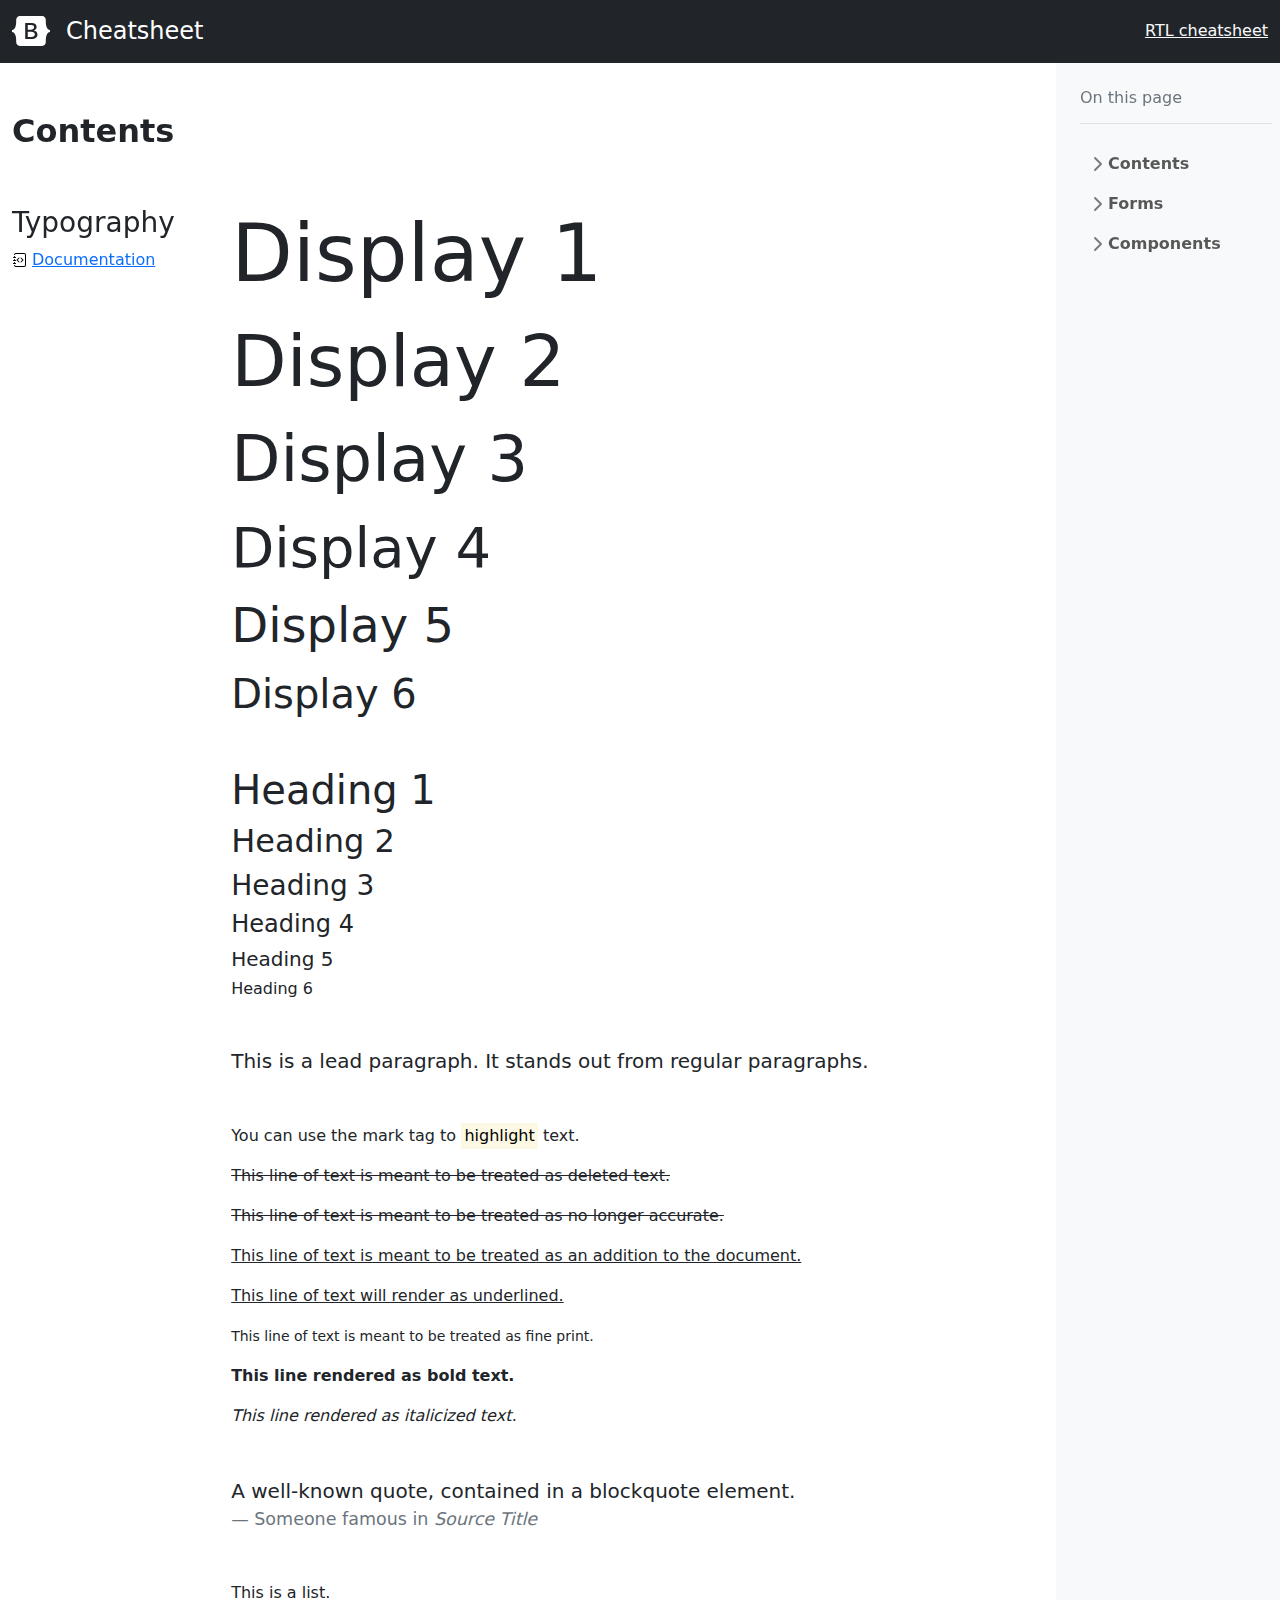
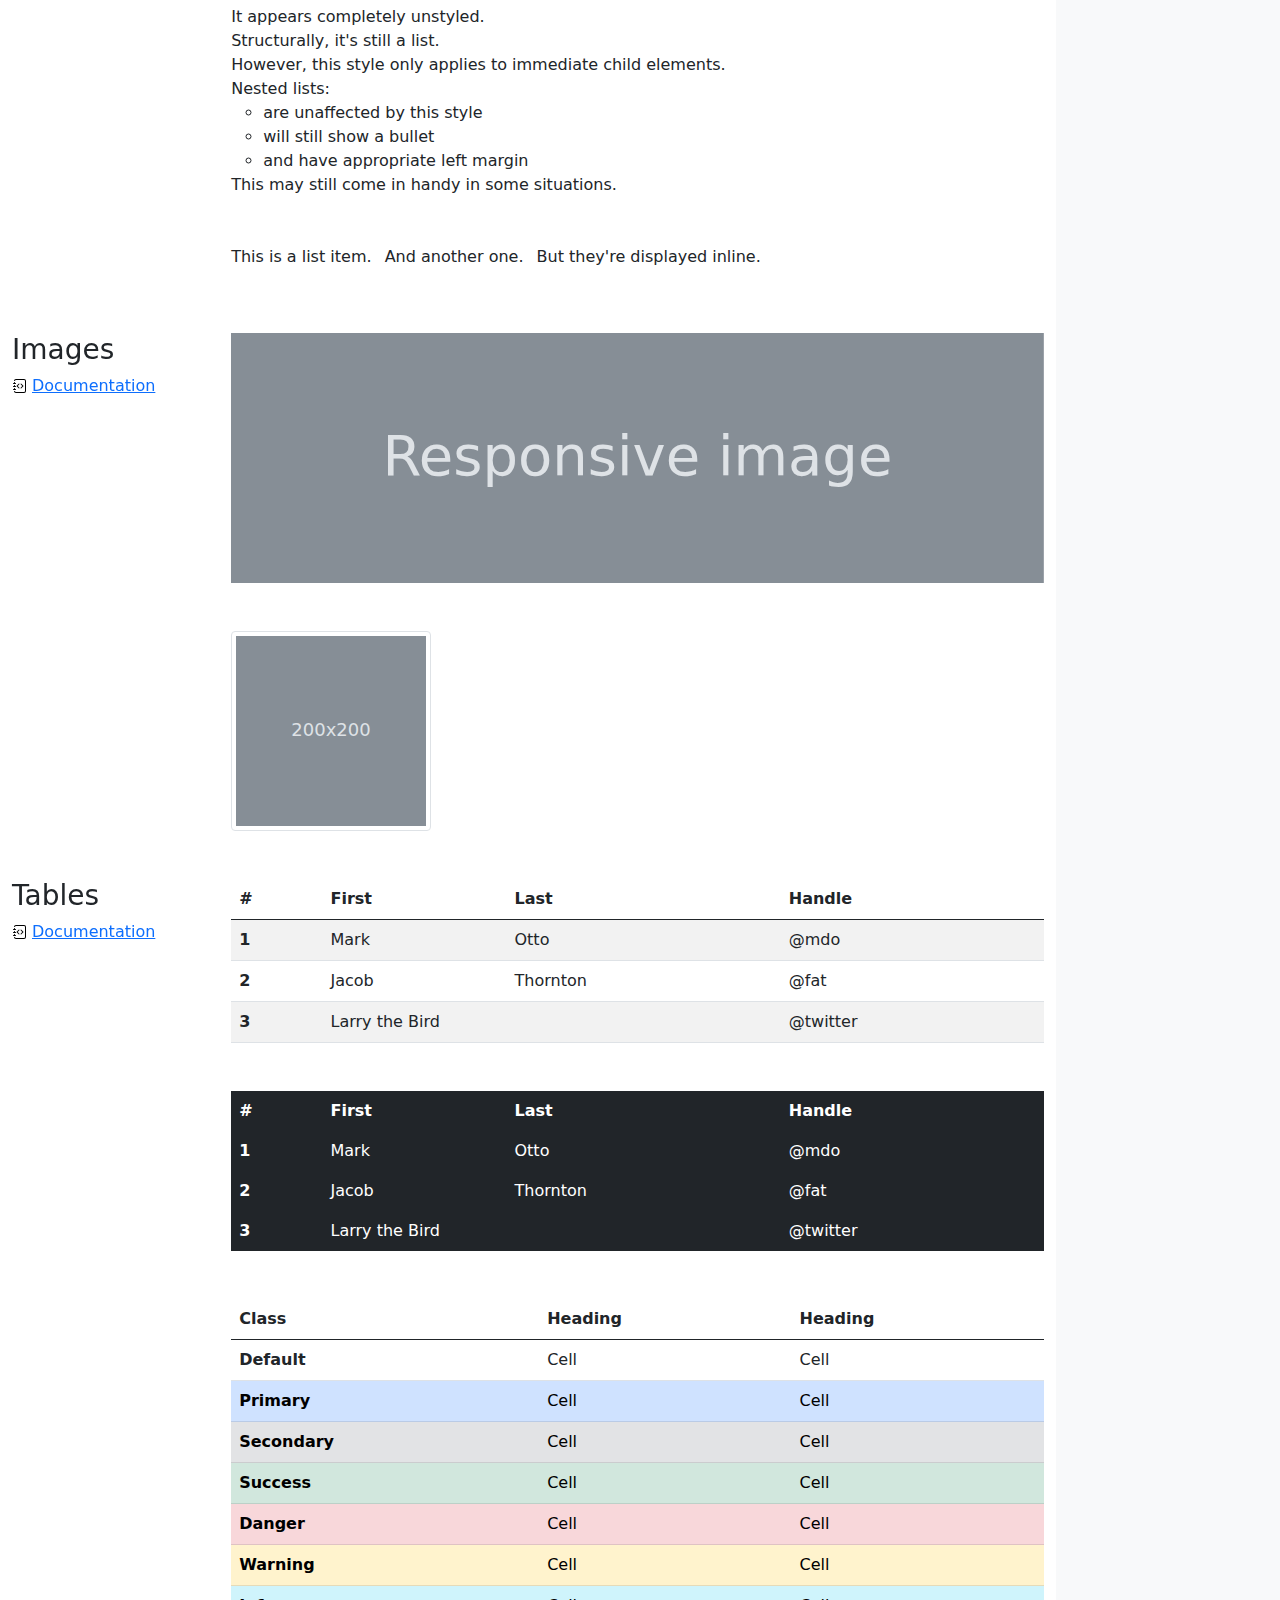
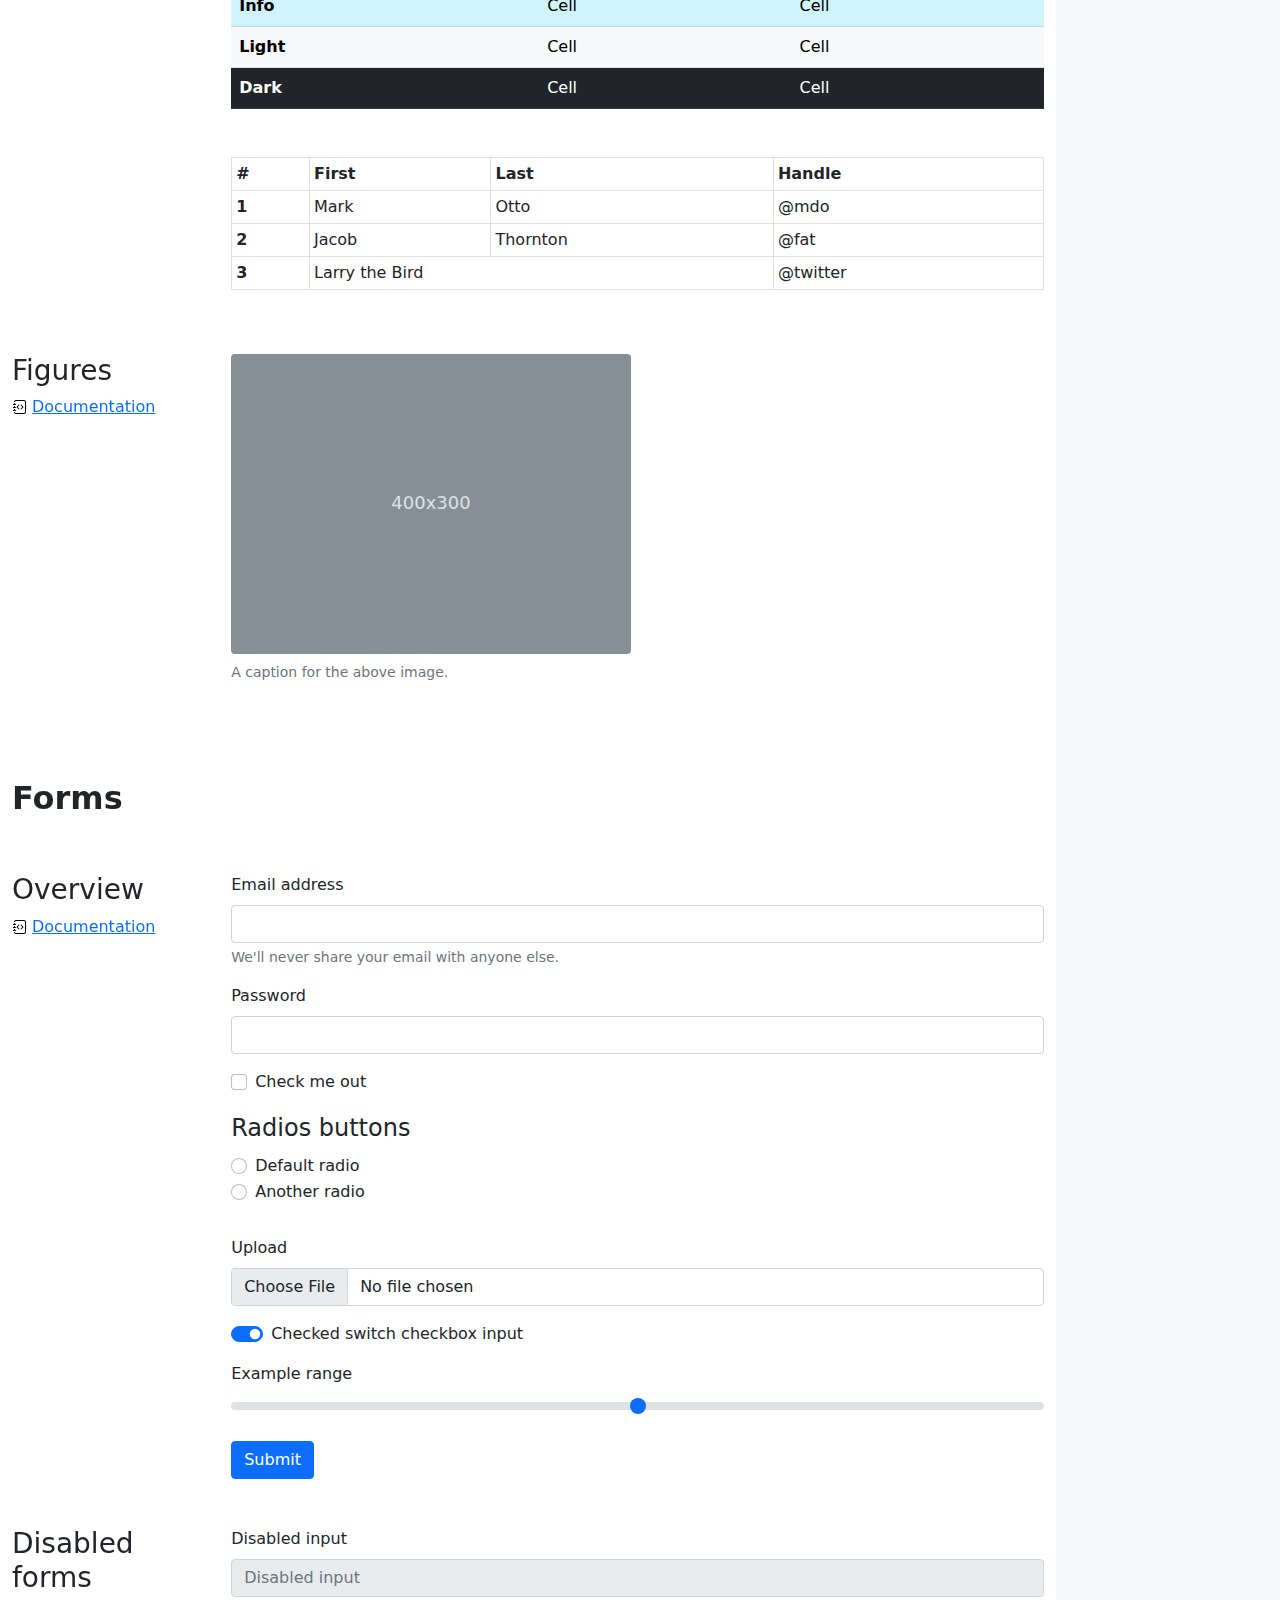
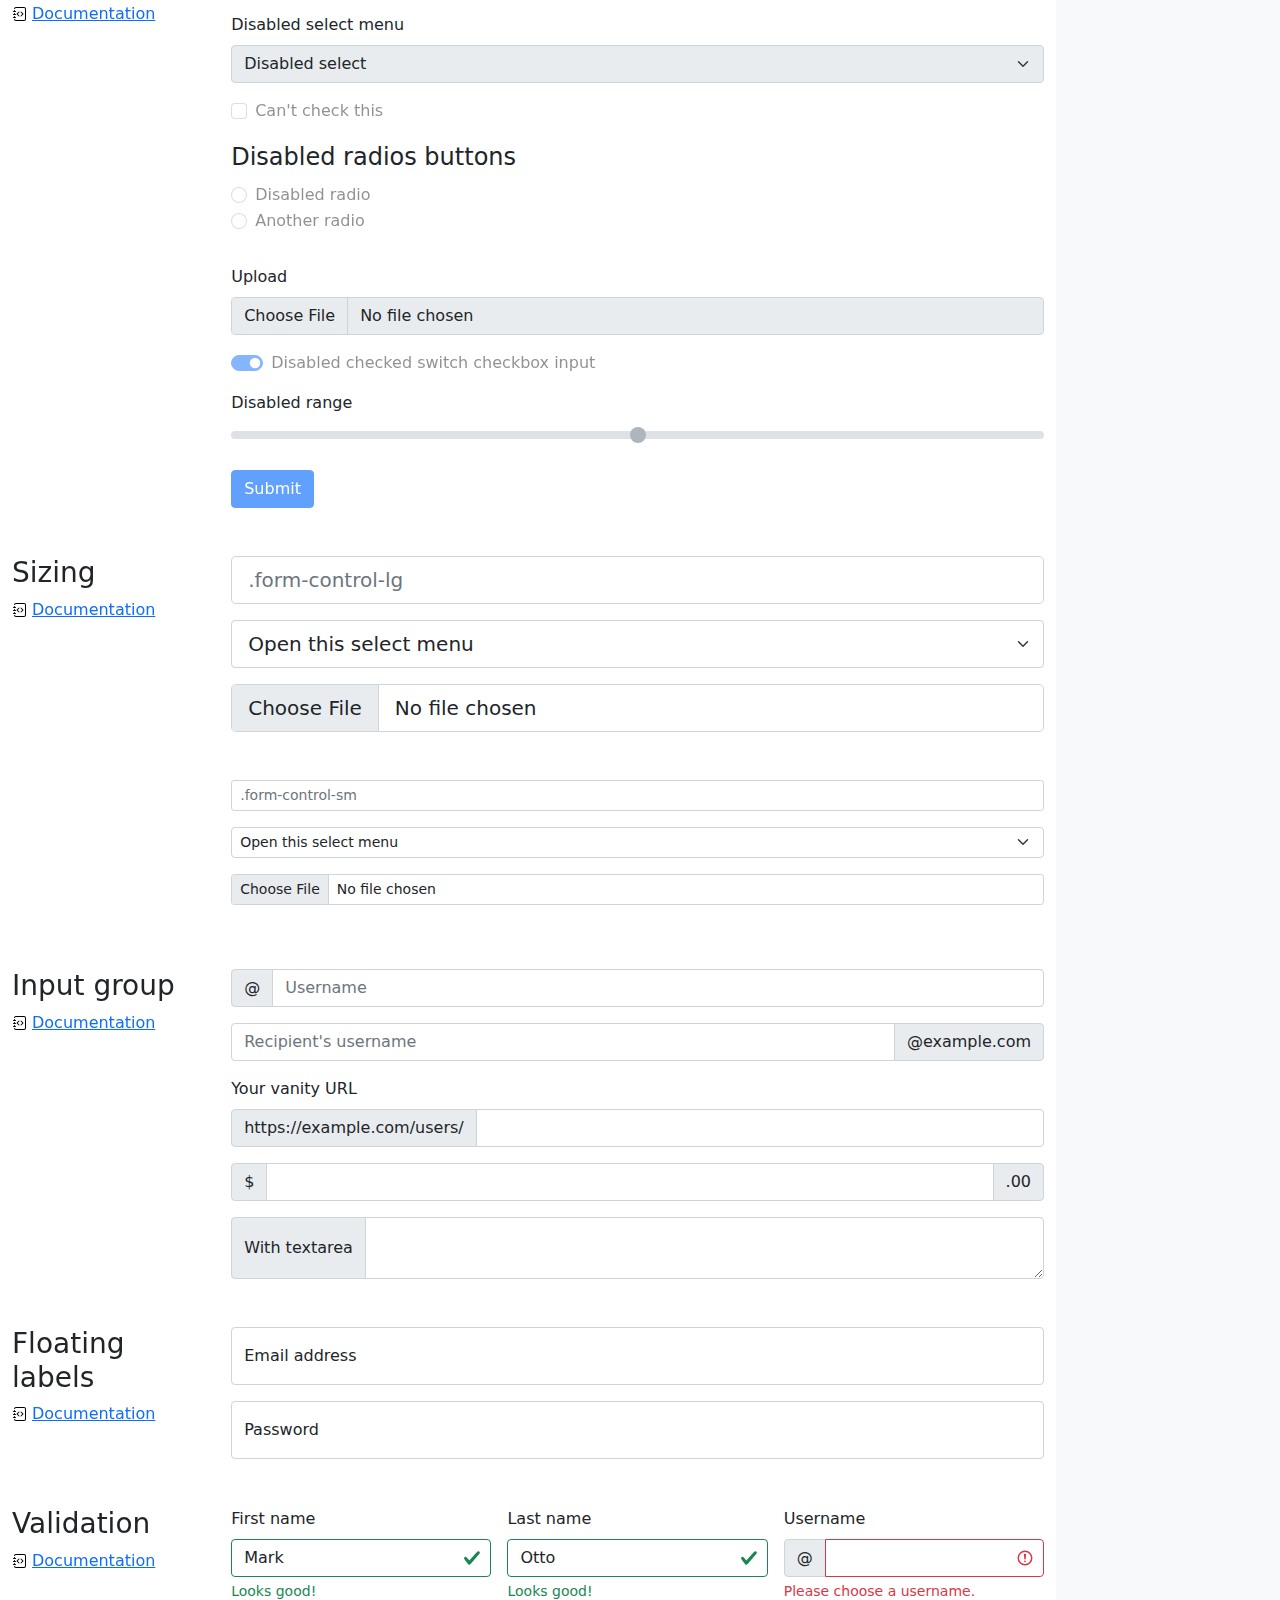
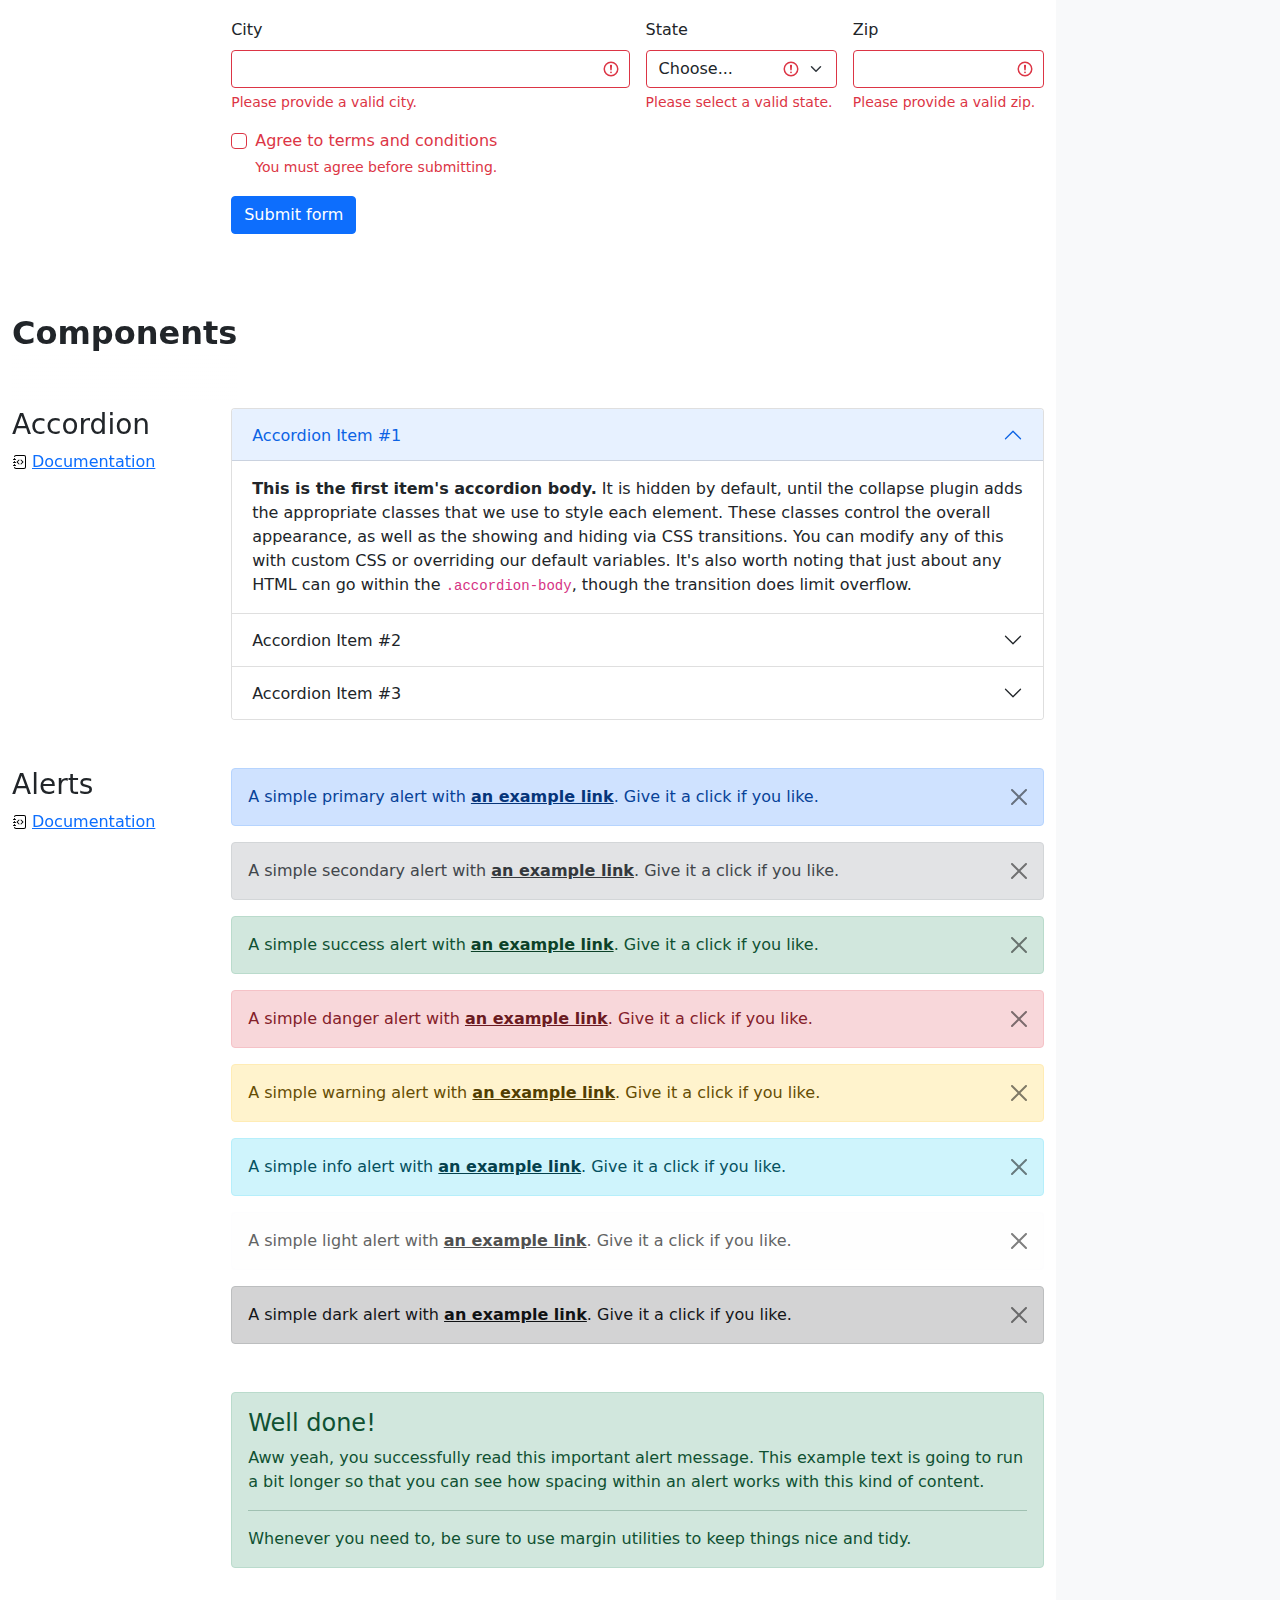
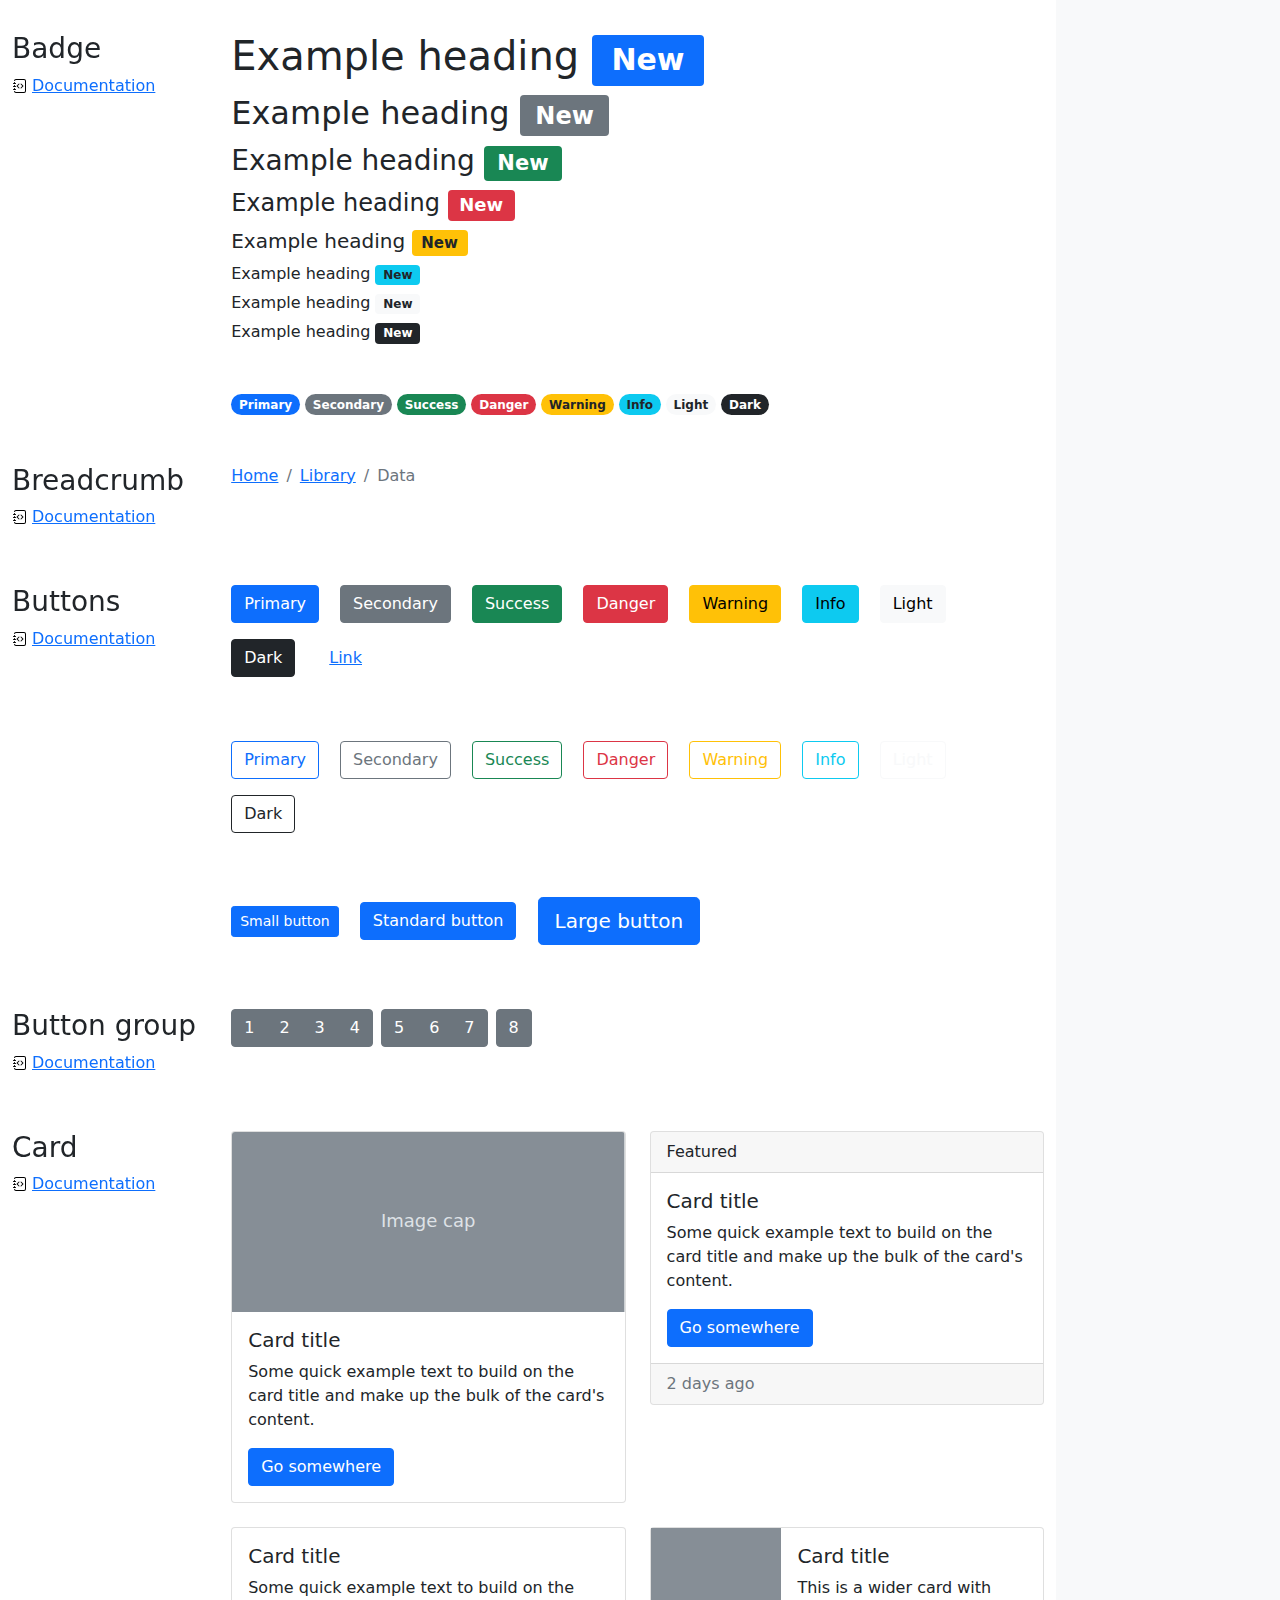
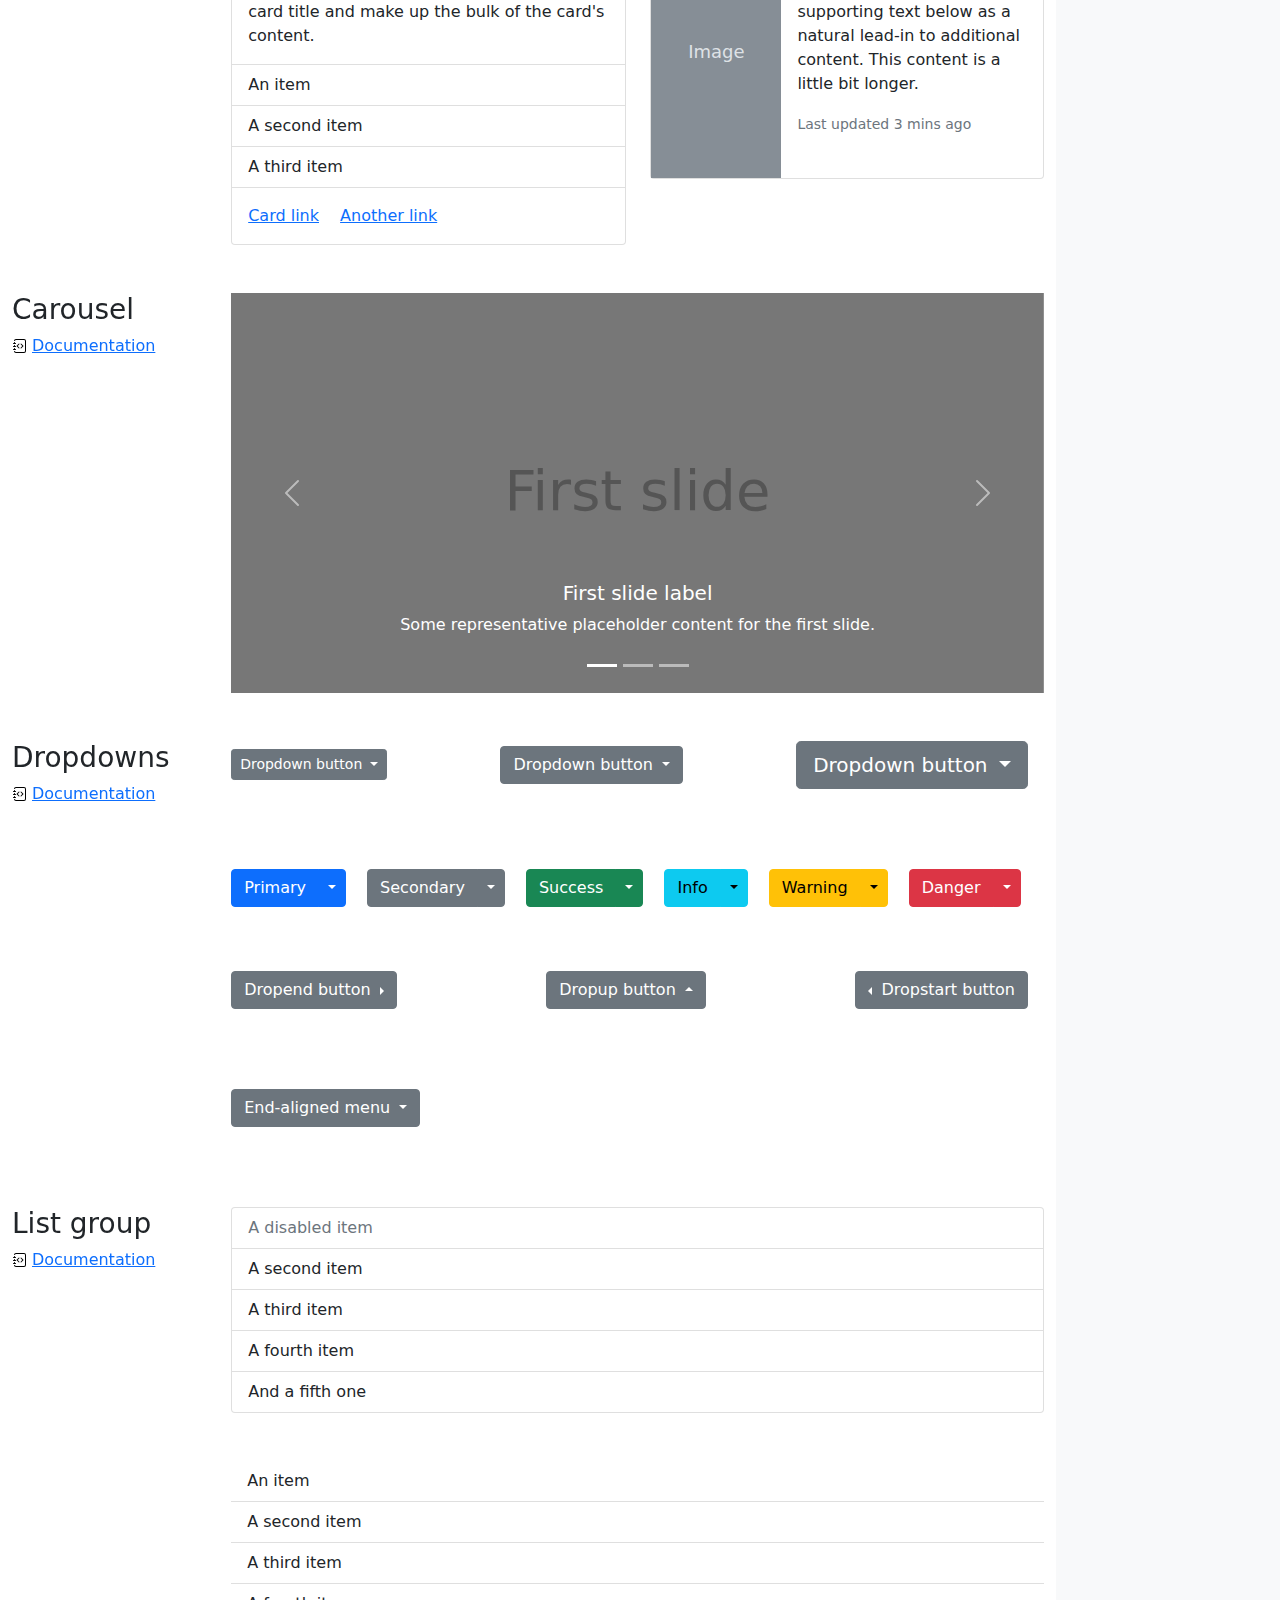
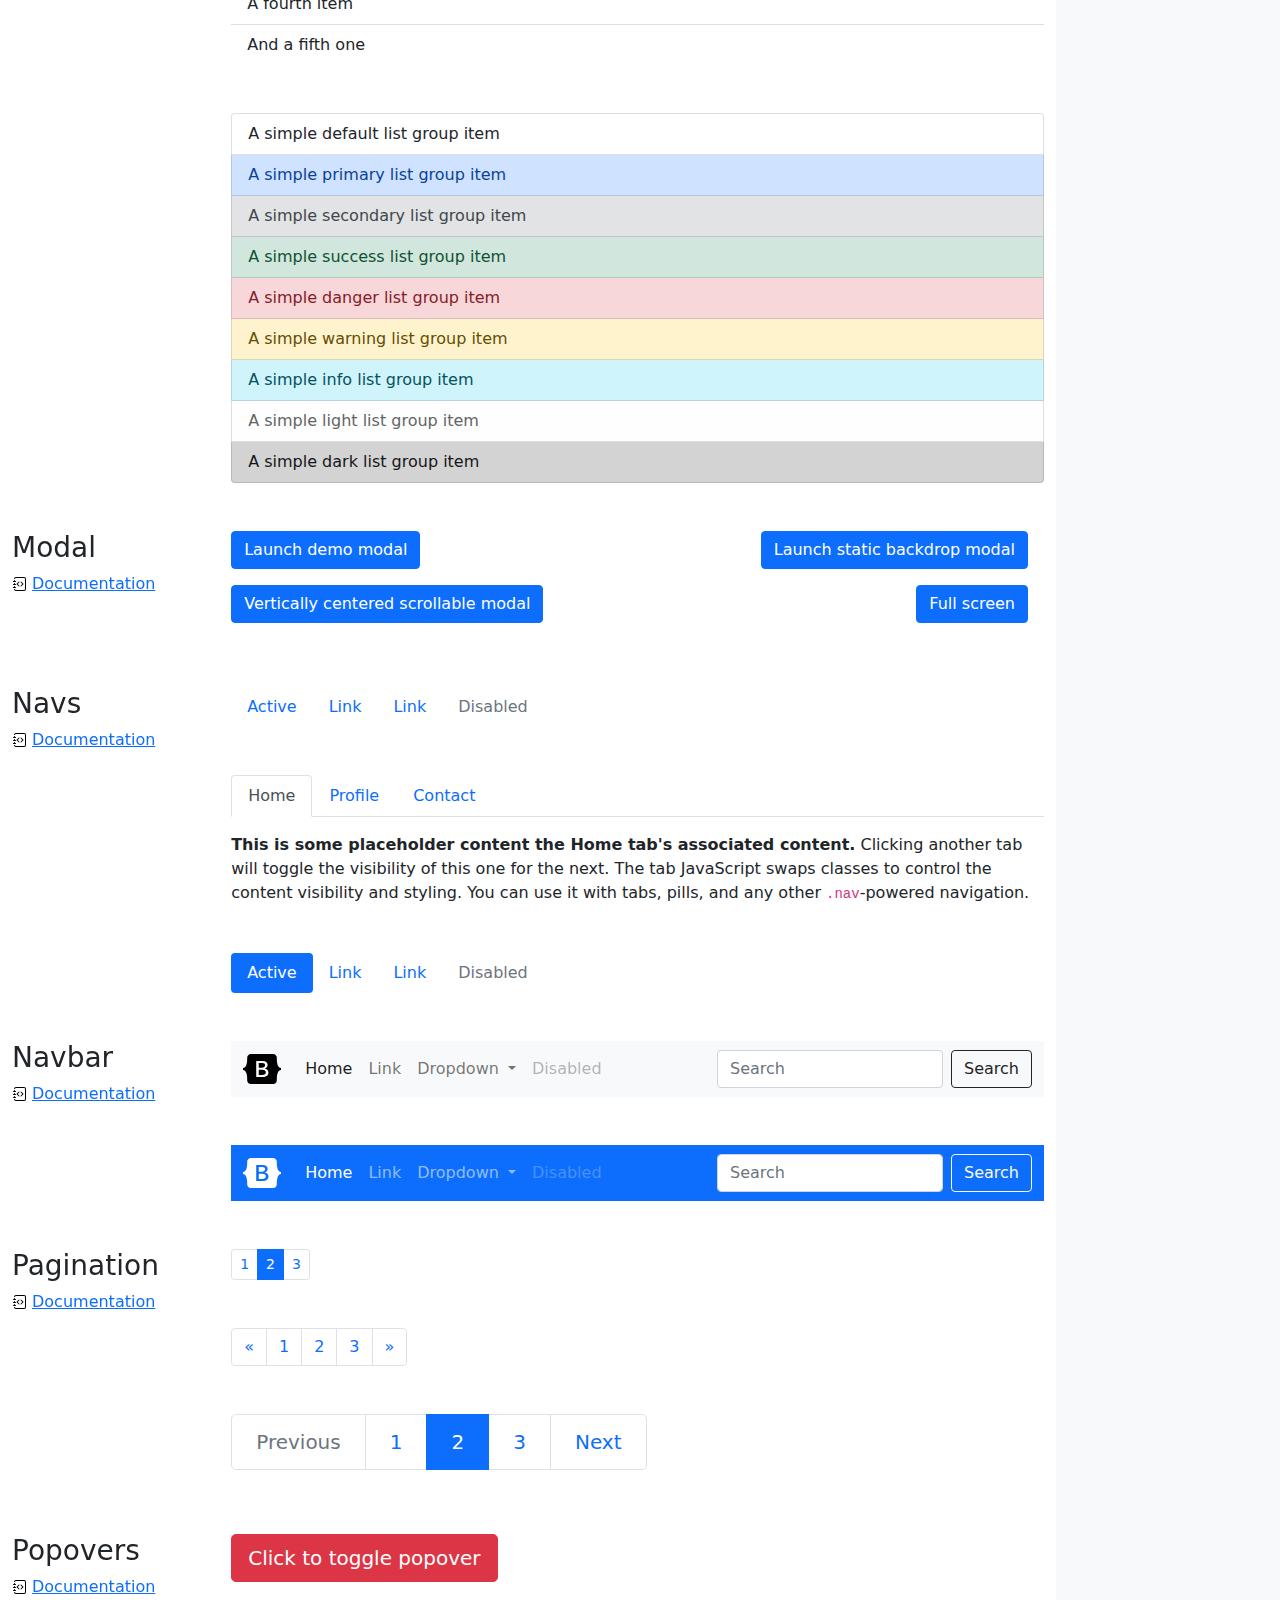
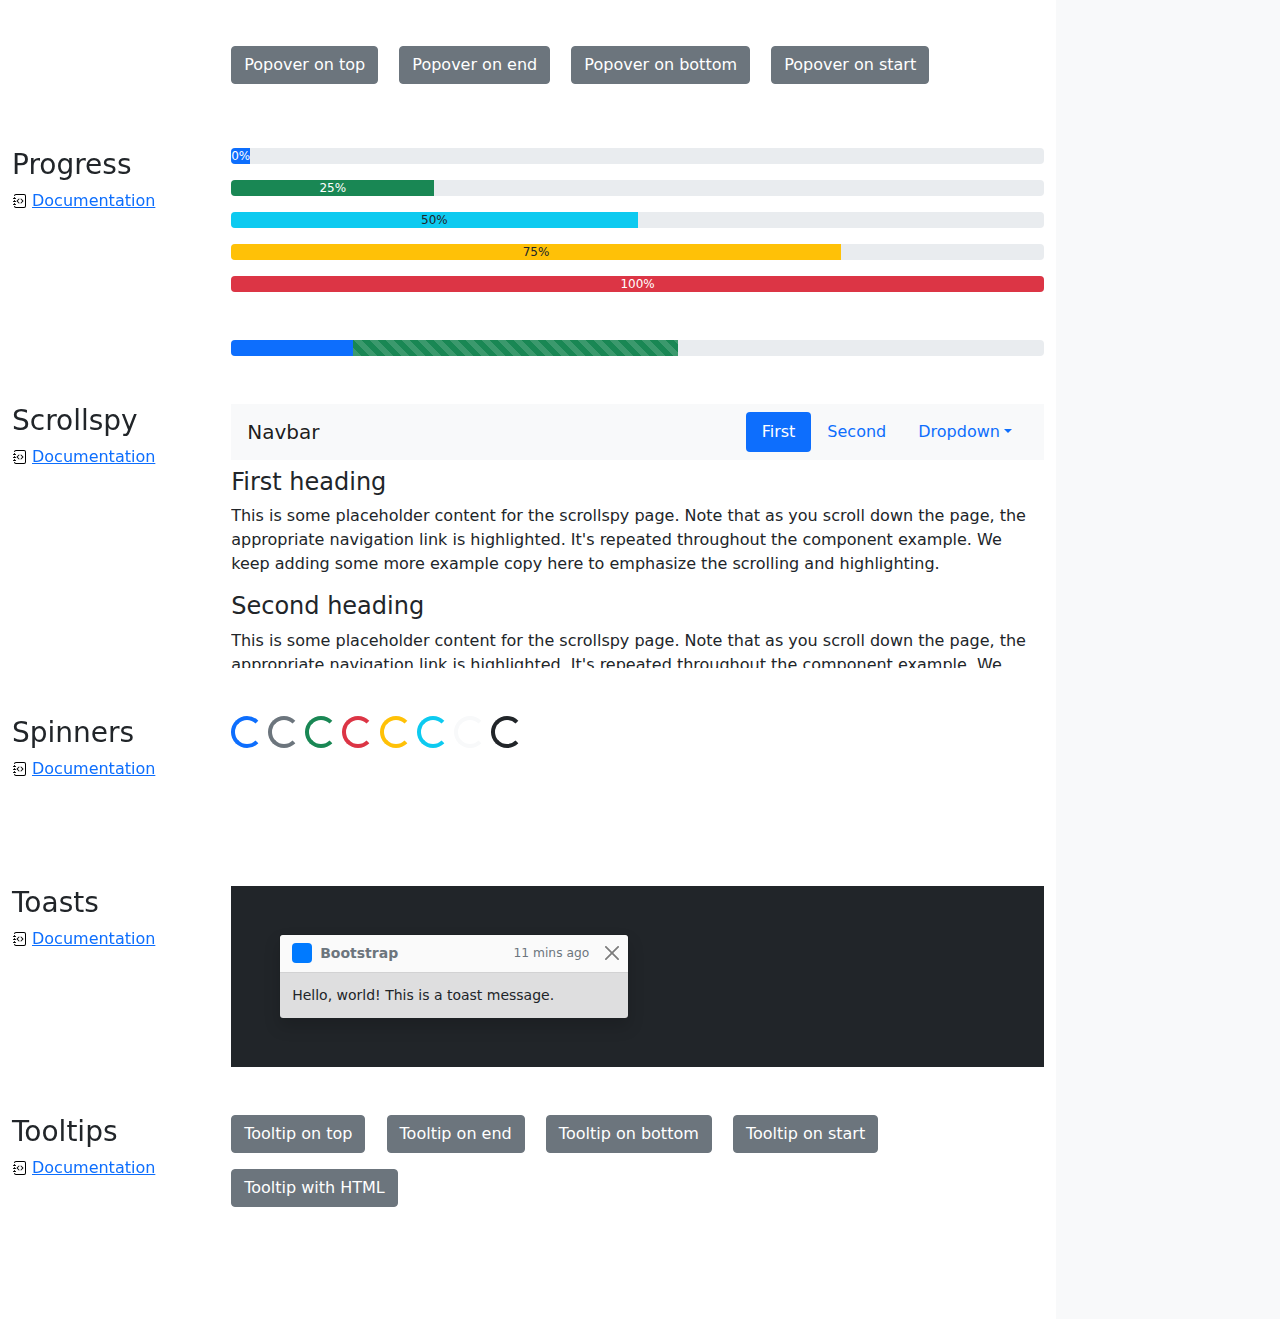
<file: bootstrap/cheatsheet/index.html>
<!doctype html>
<html lang="en">
  <head>
    <meta charset="utf-8">
    <meta name="viewport" content="width=device-width, initial-scale=1">
    <meta name="description" content="">
    <meta name="author" content="Mark Otto, Jacob Thornton, and Bootstrap contributors">
    <meta name="generator" content="Hugo 0.84.0">
    <title>Cheatsheet · Bootstrap v5.0</title>

    <link rel="canonical" href="https://getbootstrap.com/docs/5.0/examples/cheatsheet/">

    

    <!-- Bootstrap core CSS -->
<link href="../assets/dist/css/bootstrap.min.css" rel="stylesheet">

    <style>
      .bd-placeholder-img {
        font-size: 1.125rem;
        text-anchor: middle;
        -webkit-user-select: none;
        -moz-user-select: none;
        user-select: none;
      }

      @media (min-width: 768px) {
        .bd-placeholder-img-lg {
          font-size: 3.5rem;
        }
      }
    </style>

    
    <!-- Custom styles for this template -->
    <link href="cheatsheet.css" rel="stylesheet">
  </head>
  <body class="bg-light">
    
<header class="bd-header bg-dark py-3 d-flex align-items-stretch border-bottom border-dark">
  <div class="container-fluid d-flex align-items-center">
    <h1 class="d-flex align-items-center fs-4 text-white mb-0">
      <img src="../assets/brand/bootstrap-logo-white.svg" width="38" height="30" class="me-3" alt="Bootstrap">
      Cheatsheet
    </h1>
    <a href="../examples/cheatsheet-rtl/" class="ms-auto link-light" hreflang="ar">RTL cheatsheet</a>
  </div>
</header>
<aside class="bd-aside sticky-xl-top text-muted align-self-start mb-3 mb-xl-5 px-2">
  <h2 class="h6 pt-4 pb-3 mb-4 border-bottom">On this page</h2>
  <nav class="small" id="toc">
    <ul class="list-unstyled">
      <li class="my-2">
        <button class="btn d-inline-flex align-items-center collapsed" data-bs-toggle="collapse" aria-expanded="false" data-bs-target="#contents-collapse" aria-controls="contents-collapse">Contents</button>
        <ul class="list-unstyled ps-3 collapse" id="contents-collapse">
          <li><a class="d-inline-flex align-items-center rounded" href="#typography">Typography</a></li>
          <li><a class="d-inline-flex align-items-center rounded" href="#images">Images</a></li>
          <li><a class="d-inline-flex align-items-center rounded" href="#tables">Tables</a></li>
          <li><a class="d-inline-flex align-items-center rounded" href="#figures">Figures</a></li>
        </ul>
      </li>
      <li class="my-2">
        <button class="btn d-inline-flex align-items-center collapsed" data-bs-toggle="collapse" aria-expanded="false" data-bs-target="#forms-collapse" aria-controls="forms-collapse">Forms</button>
        <ul class="list-unstyled ps-3 collapse" id="forms-collapse">
          <li><a class="d-inline-flex align-items-center rounded" href="#overview">Overview</a></li>
          <li><a class="d-inline-flex align-items-center rounded" href="#disabled-forms">Disabled forms</a></li>
          <li><a class="d-inline-flex align-items-center rounded" href="#sizing">Sizing</a></li>
          <li><a class="d-inline-flex align-items-center rounded" href="#input-group">Input group</a></li>
          <li><a class="d-inline-flex align-items-center rounded" href="#floating-labels">Floating labels</a></li>
          <li><a class="d-inline-flex align-items-center rounded" href="#validation">Validation</a></li>
        </ul>
      </li>
      <li class="my-2">
        <button class="btn d-inline-flex align-items-center collapsed" data-bs-toggle="collapse" aria-expanded="false" data-bs-target="#components-collapse" aria-controls="components-collapse">Components</button>
        <ul class="list-unstyled ps-3 collapse" id="components-collapse">
          <li><a class="d-inline-flex align-items-center rounded" href="#accordion">Accordion</a></li>
          <li><a class="d-inline-flex align-items-center rounded" href="#alerts">Alerts</a></li>
          <li><a class="d-inline-flex align-items-center rounded" href="#badge">Badge</a></li>
          <li><a class="d-inline-flex align-items-center rounded" href="#breadcrumb">Breadcrumb</a></li>
          <li><a class="d-inline-flex align-items-center rounded" href="#buttons">Buttons</a></li>
          <li><a class="d-inline-flex align-items-center rounded" href="#button-group">Button group</a></li>
          <li><a class="d-inline-flex align-items-center rounded" href="#card">Card</a></li>
          <li><a class="d-inline-flex align-items-center rounded" href="#carousel">Carousel</a></li>
          <li><a class="d-inline-flex align-items-center rounded" href="#dropdowns">Dropdowns</a></li>
          <li><a class="d-inline-flex align-items-center rounded" href="#list-group">List group</a></li>
          <li><a class="d-inline-flex align-items-center rounded" href="#modal">Modal</a></li>
          <li><a class="d-inline-flex align-items-center rounded" href="#navs">Navs</a></li>
          <li><a class="d-inline-flex align-items-center rounded" href="#navbar">Navbar</a></li>
          <li><a class="d-inline-flex align-items-center rounded" href="#pagination">Pagination</a></li>
          <li><a class="d-inline-flex align-items-center rounded" href="#popovers">Popovers</a></li>
          <li><a class="d-inline-flex align-items-center rounded" href="#progress">Progress</a></li>
          <li><a class="d-inline-flex align-items-center rounded" href="#scrollspy">Scrollspy</a></li>
          <li><a class="d-inline-flex align-items-center rounded" href="#spinners">Spinners</a></li>
          <li><a class="d-inline-flex align-items-center rounded" href="#toasts">Toasts</a></li>
          <li><a class="d-inline-flex align-items-center rounded" href="#tooltips">Tooltips</a></li>
        </ul>
      </li>
    </ul>
  </nav>
</aside>
<div class="bd-cheatsheet container-fluid bg-body">
  <section id="content">
    <h2 class="sticky-xl-top fw-bold pt-3 pt-xl-5 pb-2 pb-xl-3">Contents</h2>

    <article class="my-3" id="typography">
      <div class="bd-heading sticky-xl-top align-self-start mt-5 mb-3 mt-xl-0 mb-xl-2">
        <h3>Typography</h3>
        <a class="d-flex align-items-center" href="../content/typography/">Documentation</a>
      </div>

      <div>
        <div class="bd-example">
        <p class="display-1">Display 1</p>
        <p class="display-2">Display 2</p>
        <p class="display-3">Display 3</p>
        <p class="display-4">Display 4</p>
        <p class="display-5">Display 5</p>
        <p class="display-6">Display 6</p>
        </div>

        <div class="bd-example">
        <p class="h1">Heading 1</p>
        <p class="h2">Heading 2</p>
        <p class="h3">Heading 3</p>
        <p class="h4">Heading 4</p>
        <p class="h5">Heading 5</p>
        <p class="h6">Heading 6</p>
        </div>

        <div class="bd-example">
        <p class="lead">
          This is a lead paragraph. It stands out from regular paragraphs.
        </p>
        </div>

        <div class="bd-example">
        <p>You can use the mark tag to <mark>highlight</mark> text.</p>
        <p><del>This line of text is meant to be treated as deleted text.</del></p>
        <p><s>This line of text is meant to be treated as no longer accurate.</s></p>
        <p><ins>This line of text is meant to be treated as an addition to the document.</ins></p>
        <p><u>This line of text will render as underlined.</u></p>
        <p><small>This line of text is meant to be treated as fine print.</small></p>
        <p><strong>This line rendered as bold text.</strong></p>
        <p><em>This line rendered as italicized text.</em></p>
        </div>

        <div class="bd-example">
        <blockquote class="blockquote">
          <p>A well-known quote, contained in a blockquote element.</p>
          <footer class="blockquote-footer">Someone famous in <cite title="Source Title">Source Title</cite></footer>
        </blockquote>
        </div>

        <div class="bd-example">
        <ul class="list-unstyled">
          <li>This is a list.</li>
          <li>It appears completely unstyled.</li>
          <li>Structurally, it's still a list.</li>
          <li>However, this style only applies to immediate child elements.</li>
          <li>Nested lists:
            <ul>
              <li>are unaffected by this style</li>
              <li>will still show a bullet</li>
              <li>and have appropriate left margin</li>
            </ul>
          </li>
          <li>This may still come in handy in some situations.</li>
        </ul>
        </div>

        <div class="bd-example">
        <ul class="list-inline">
          <li class="list-inline-item">This is a list item.</li>
          <li class="list-inline-item">And another one.</li>
          <li class="list-inline-item">But they're displayed inline.</li>
        </ul>
        </div>
      </div>
    </article>
    <article class="my-3" id="images">
      <div class="bd-heading sticky-xl-top align-self-start mt-5 mb-3 mt-xl-0 mb-xl-2">
        <h3>Images</h3>
        <a class="d-flex align-items-center" href="../content/images/">Documentation</a>
      </div>

      <div>
        <div class="bd-example">
        <svg class="bd-placeholder-img bd-placeholder-img-lg img-fluid" width="100%" height="250" xmlns="http://www.w3.org/2000/svg" role="img" aria-label="Placeholder: Responsive image" preserveAspectRatio="xMidYMid slice" focusable="false"><title>Placeholder</title><rect width="100%" height="100%" fill="#868e96"/><text x="50%" y="50%" fill="#dee2e6" dy=".3em">Responsive image</text></svg>

        </div>

        <div class="bd-example">
        <svg class="bd-placeholder-img img-thumbnail" width="200" height="200" xmlns="http://www.w3.org/2000/svg" role="img" aria-label="A generic square placeholder image with a white border around it, making it resemble a photograph taken with an old instant camera: 200x200" preserveAspectRatio="xMidYMid slice" focusable="false"><title>A generic square placeholder image with a white border around it, making it resemble a photograph taken with an old instant camera</title><rect width="100%" height="100%" fill="#868e96"/><text x="50%" y="50%" fill="#dee2e6" dy=".3em">200x200</text></svg>

        </div>
      </div>
    </article>
    <article class="my-3" id="tables">
      <div class="bd-heading sticky-xl-top align-self-start mt-5 mb-3 mt-xl-0 mb-xl-2">
        <h3>Tables</h3>
        <a class="d-flex align-items-center" href="../content/tables/">Documentation</a>
      </div>

      <div>
        <div class="bd-example">
        <table class="table table-striped">
          <thead>
          <tr>
            <th scope="col">#</th>
            <th scope="col">First</th>
            <th scope="col">Last</th>
            <th scope="col">Handle</th>
          </tr>
          </thead>
          <tbody>
          <tr>
            <th scope="row">1</th>
            <td>Mark</td>
            <td>Otto</td>
            <td>@mdo</td>
          </tr>
          <tr>
            <th scope="row">2</th>
            <td>Jacob</td>
            <td>Thornton</td>
            <td>@fat</td>
          </tr>
          <tr>
            <th scope="row">3</th>
            <td colspan="2">Larry the Bird</td>
            <td>@twitter</td>
          </tr>
          </tbody>
        </table>
        </div>

        <div class="bd-example">
        <table class="table table-dark table-borderless">
          <thead>
          <tr>
            <th scope="col">#</th>
            <th scope="col">First</th>
            <th scope="col">Last</th>
            <th scope="col">Handle</th>
          </tr>
          </thead>
          <tbody>
          <tr>
            <th scope="row">1</th>
            <td>Mark</td>
            <td>Otto</td>
            <td>@mdo</td>
          </tr>
          <tr>
            <th scope="row">2</th>
            <td>Jacob</td>
            <td>Thornton</td>
            <td>@fat</td>
          </tr>
          <tr>
            <th scope="row">3</th>
            <td colspan="2">Larry the Bird</td>
            <td>@twitter</td>
          </tr>
          </tbody>
        </table>
        </div>

        <div class="bd-example">
        <table class="table table-hover">
          <thead>
          <tr>
            <th scope="col">Class</th>
            <th scope="col">Heading</th>
            <th scope="col">Heading</th>
          </tr>
          </thead>
          <tbody>
          <tr>
            <th scope="row">Default</th>
            <td>Cell</td>
            <td>Cell</td>
          </tr>
          
          <tr class="table-primary">
            <th scope="row">Primary</th>
            <td>Cell</td>
            <td>Cell</td>
          </tr>
          <tr class="table-secondary">
            <th scope="row">Secondary</th>
            <td>Cell</td>
            <td>Cell</td>
          </tr>
          <tr class="table-success">
            <th scope="row">Success</th>
            <td>Cell</td>
            <td>Cell</td>
          </tr>
          <tr class="table-danger">
            <th scope="row">Danger</th>
            <td>Cell</td>
            <td>Cell</td>
          </tr>
          <tr class="table-warning">
            <th scope="row">Warning</th>
            <td>Cell</td>
            <td>Cell</td>
          </tr>
          <tr class="table-info">
            <th scope="row">Info</th>
            <td>Cell</td>
            <td>Cell</td>
          </tr>
          <tr class="table-light">
            <th scope="row">Light</th>
            <td>Cell</td>
            <td>Cell</td>
          </tr>
          <tr class="table-dark">
            <th scope="row">Dark</th>
            <td>Cell</td>
            <td>Cell</td>
          </tr>
          </tbody>
        </table>
        </div>

        <div class="bd-example">
        <table class="table table-sm table-bordered">
          <thead>
          <tr>
            <th scope="col">#</th>
            <th scope="col">First</th>
            <th scope="col">Last</th>
            <th scope="col">Handle</th>
          </tr>
          </thead>
          <tbody>
          <tr>
            <th scope="row">1</th>
            <td>Mark</td>
            <td>Otto</td>
            <td>@mdo</td>
          </tr>
          <tr>
            <th scope="row">2</th>
            <td>Jacob</td>
            <td>Thornton</td>
            <td>@fat</td>
          </tr>
          <tr>
            <th scope="row">3</th>
            <td colspan="2">Larry the Bird</td>
            <td>@twitter</td>
          </tr>
          </tbody>
        </table>
        </div>
      </div>
    </article>
    <article class="my-3" id="figures">
      <div class="bd-heading sticky-xl-top align-self-start mt-5 mb-3 mt-xl-0 mb-xl-2">
        <h3>Figures</h3>
        <a class="d-flex align-items-center" href="../content/figures/">Documentation</a>
      </div>

      <div>
        <div class="bd-example">
        <figure class="figure">
          <svg class="bd-placeholder-img figure-img img-fluid rounded" width="400" height="300" xmlns="http://www.w3.org/2000/svg" role="img" aria-label="Placeholder: 400x300" preserveAspectRatio="xMidYMid slice" focusable="false"><title>Placeholder</title><rect width="100%" height="100%" fill="#868e96"/><text x="50%" y="50%" fill="#dee2e6" dy=".3em">400x300</text></svg>

          <figcaption class="figure-caption">A caption for the above image.</figcaption>
        </figure>
        </div>
      </div>
    </article>
  </section>

  <section id="forms">
    <h2 class="sticky-xl-top fw-bold pt-3 pt-xl-5 pb-2 pb-xl-3">Forms</h2>

    <article class="my-3" id="overview">
      <div class="bd-heading sticky-xl-top align-self-start mt-5 mb-3 mt-xl-0 mb-xl-2">
        <h3>Overview</h3>
        <a class="d-flex align-items-center" href="../forms/overview/">Documentation</a>
      </div>

      <div>
        <div class="bd-example">
        <form>
          <div class="mb-3">
            <label for="exampleInputEmail1" class="form-label">Email address</label>
            <input type="email" class="form-control" id="exampleInputEmail1" aria-describedby="emailHelp">
            <div id="emailHelp" class="form-text">We'll never share your email with anyone else.</div>
          </div>
          <div class="mb-3">
            <label for="exampleInputPassword1" class="form-label">Password</label>
            <input type="password" class="form-control" id="exampleInputPassword1">
          </div>
          <div class="mb-3 form-check">
            <input type="checkbox" class="form-check-input" id="exampleCheck1">
            <label class="form-check-label" for="exampleCheck1">Check me out</label>
          </div>
          <fieldset class="mb-3">
            <legend>Radios buttons</legend>
            <div class="form-check">
              <input type="radio" name="radios" class="form-check-input" id="exampleRadio1">
              <label class="form-check-label" for="exampleRadio1">Default radio</label>
            </div>
            <div class="mb-3 form-check">
              <input type="radio" name="radios" class="form-check-input" id="exampleRadio2">
              <label class="form-check-label" for="exampleRadio2">Another radio</label>
            </div>
          </fieldset>
          <div class="mb-3">
            <label class="form-label" for="customFile">Upload</label>
            <input type="file" class="form-control" id="customFile">
          </div>
          <div class="mb-3 form-check form-switch">
            <input class="form-check-input" type="checkbox" id="flexSwitchCheckChecked" checked>
            <label class="form-check-label" for="flexSwitchCheckChecked">Checked switch checkbox input</label>
          </div>
          <div class="mb-3">
            <label for="customRange3" class="form-label">Example range</label>
            <input type="range" class="form-range" min="0" max="5" step="0.5" id="customRange3">
          </div>
          <button type="submit" class="btn btn-primary">Submit</button>
        </form>
        </div>
      </div>
    </article>
    <article class="my-3" id="disabled-forms">
      <div class="bd-heading sticky-xl-top align-self-start mt-5 mb-3 mt-xl-0 mb-xl-2">
        <h3>Disabled forms</h3>
        <a class="d-flex align-items-center" href="../forms/overview/#disabled-forms">Documentation</a>
      </div>

      <div>
        <div class="bd-example">
        <form>
          <fieldset disabled aria-label="Disabled fieldset example">
            <div class="mb-3">
              <label for="disabledTextInput" class="form-label">Disabled input</label>
              <input type="text" id="disabledTextInput" class="form-control" placeholder="Disabled input">
            </div>
            <div class="mb-3">
              <label for="disabledSelect" class="form-label">Disabled select menu</label>
              <select id="disabledSelect" class="form-select">
                <option>Disabled select</option>
              </select>
            </div>
            <div class="mb-3">
              <div class="form-check">
                <input class="form-check-input" type="checkbox" id="disabledFieldsetCheck" disabled>
                <label class="form-check-label" for="disabledFieldsetCheck">
                  Can't check this
                </label>
              </div>
            </div>
            <fieldset class="mb-3">
              <legend>Disabled radios buttons</legend>
              <div class="form-check">
                <input type="radio" name="radios" class="form-check-input" id="disabledRadio1" disabled>
                <label class="form-check-label" for="disabledRadio1">Disabled radio</label>
              </div>
              <div class="mb-3 form-check">
                <input type="radio" name="radios" class="form-check-input" id="disabledRadio2" disabled>
                <label class="form-check-label" for="disabledRadio2">Another radio</label>
              </div>
            </fieldset>
            <div class="mb-3">
              <label class="form-label" for="disabledCustomFile">Upload</label>
              <input type="file" class="form-control" id="disabledCustomFile" disabled>
            </div>
            <div class="mb-3 form-check form-switch">
              <input class="form-check-input" type="checkbox" id="disabledSwitchCheckChecked" checked disabled>
              <label class="form-check-label" for="disabledSwitchCheckChecked">Disabled checked switch checkbox input</label>
            </div>
            <div class="mb-3">
              <label for="disabledRange" class="form-label">Disabled range</label>
              <input type="range" class="form-range" min="0" max="5" step="0.5" id="disabledRange">
            </div>
            <button type="submit" class="btn btn-primary">Submit</button>
          </fieldset>
        </form>
        </div>
      </div>
    </article>
    <article class="my-3" id="sizing">
      <div class="bd-heading sticky-xl-top align-self-start mt-5 mb-3 mt-xl-0 mb-xl-2">
        <h3>Sizing</h3>
        <a class="d-flex align-items-center" href="../forms/form-control/#sizing">Documentation</a>
      </div>

      <div>
        <div class="bd-example">
        <div class="mb-3">
          <input class="form-control form-control-lg" type="text" placeholder=".form-control-lg" aria-label=".form-control-lg example">
        </div>
        <div class="mb-3">
          <select class="form-select form-select-lg mb-3" aria-label=".form-select-lg example">
            <option selected>Open this select menu</option>
            <option value="1">One</option>
            <option value="2">Two</option>
            <option value="3">Three</option>
          </select>
        </div>
        <div class="mb-3">
          <input type="file" class="form-control form-control-lg" aria-label="Large file input example">
        </div>
        </div>

        <div class="bd-example">
        <div class="mb-3">
          <input class="form-control form-control-sm" type="text" placeholder=".form-control-sm" aria-label=".form-control-sm example">
        </div>
        <div class="mb-3">
          <select class="form-select form-select-sm" aria-label=".form-select-sm example">
            <option selected>Open this select menu</option>
            <option value="1">One</option>
            <option value="2">Two</option>
            <option value="3">Three</option>
          </select>
        </div>
        <div class="mb-3">
          <input type="file" class="form-control form-control-sm" aria-label="Small file input example">
        </div>
        </div>
      </div>
    </article>
    <article class="my-3" id="input-group">
      <div class="bd-heading sticky-xl-top align-self-start mt-5 mb-3 mt-xl-0 mb-xl-2">
        <h3>Input group</h3>
        <a class="d-flex align-items-center" href="../forms/input-group/">Documentation</a>
      </div>

      <div>
        <div class="bd-example">
        <div class="input-group mb-3">
          <span class="input-group-text" id="basic-addon1">@</span>
          <input type="text" class="form-control" placeholder="Username" aria-label="Username" aria-describedby="basic-addon1">
        </div>
        <div class="input-group mb-3">
          <input type="text" class="form-control" placeholder="Recipient's username" aria-label="Recipient's username" aria-describedby="basic-addon2">
          <span class="input-group-text" id="basic-addon2">@example.com</span>
        </div>
        <label for="basic-url" class="form-label">Your vanity URL</label>
        <div class="input-group mb-3">
          <span class="input-group-text" id="basic-addon3">https://example.com/users/</span>
          <input type="text" class="form-control" id="basic-url" aria-describedby="basic-addon3">
        </div>
        <div class="input-group mb-3">
          <span class="input-group-text">$</span>
          <input type="text" class="form-control" aria-label="Amount (to the nearest dollar)">
          <span class="input-group-text">.00</span>
        </div>
        <div class="input-group">
          <span class="input-group-text">With textarea</span>
          <textarea class="form-control" aria-label="With textarea"></textarea>
        </div>
        </div>
      </div>
    </article>
    <article class="my-3" id="floating-labels">
      <div class="bd-heading sticky-xl-top align-self-start mt-5 mb-3 mt-xl-0 mb-xl-2">
        <h3>Floating labels</h3>
        <a class="d-flex align-items-center" href="../forms/floating-labels/">Documentation</a>
      </div>

      <div>
        <div class="bd-example">
        <form>
          <div class="form-floating mb-3">
            <input type="email" class="form-control" id="floatingInput" placeholder="name@example.com">
            <label for="floatingInput">Email address</label>
          </div>
          <div class="form-floating">
            <input type="password" class="form-control" id="floatingPassword" placeholder="Password">
            <label for="floatingPassword">Password</label>
          </div>
        </form>
        </div>
      </div>
    </article>
    <article class="my-3" id="validation">
      <div class="bd-heading sticky-xl-top align-self-start mt-5 mb-3 mt-xl-0 mb-xl-2">
        <h3>Validation</h3>
        <a class="d-flex align-items-center" href="../forms/validation/">Documentation</a>
      </div>

      <div>
        <div class="bd-example">
        <form class="row g-3">
          <div class="col-md-4">
            <label for="validationServer01" class="form-label">First name</label>
            <input type="text" class="form-control is-valid" id="validationServer01" value="Mark" required>
            <div class="valid-feedback">
              Looks good!
            </div>
          </div>
          <div class="col-md-4">
            <label for="validationServer02" class="form-label">Last name</label>
            <input type="text" class="form-control is-valid" id="validationServer02" value="Otto" required>
            <div class="valid-feedback">
              Looks good!
            </div>
          </div>
          <div class="col-md-4">
            <label for="validationServerUsername" class="form-label">Username</label>
            <div class="input-group has-validation">
              <span class="input-group-text" id="inputGroupPrepend3">@</span>
              <input type="text" class="form-control is-invalid" id="validationServerUsername" aria-describedby="inputGroupPrepend3" required>
              <div class="invalid-feedback">
                Please choose a username.
              </div>
            </div>
          </div>
          <div class="col-md-6">
            <label for="validationServer03" class="form-label">City</label>
            <input type="text" class="form-control is-invalid" id="validationServer03" required>
            <div class="invalid-feedback">
              Please provide a valid city.
            </div>
          </div>
          <div class="col-md-3">
            <label for="validationServer04" class="form-label">State</label>
            <select class="form-select is-invalid" id="validationServer04" required>
              <option selected disabled value="">Choose...</option>
              <option>...</option>
            </select>
            <div class="invalid-feedback">
              Please select a valid state.
            </div>
          </div>
          <div class="col-md-3">
            <label for="validationServer05" class="form-label">Zip</label>
            <input type="text" class="form-control is-invalid" id="validationServer05" required>
            <div class="invalid-feedback">
              Please provide a valid zip.
            </div>
          </div>
          <div class="col-12">
            <div class="form-check">
              <input class="form-check-input is-invalid" type="checkbox" value="" id="invalidCheck3" required>
              <label class="form-check-label" for="invalidCheck3">
                Agree to terms and conditions
              </label>
              <div class="invalid-feedback">
                You must agree before submitting.
              </div>
            </div>
          </div>
          <div class="col-12">
            <button class="btn btn-primary" type="submit">Submit form</button>
          </div>
        </form>
        </div>
      </div>
    </article>
  </section>

  <section id="components">
    <h2 class="sticky-xl-top fw-bold pt-3 pt-xl-5 pb-2 pb-xl-3">Components</h2>

    <article class="my-3" id="accordion">
      <div class="bd-heading sticky-xl-top align-self-start mt-5 mb-3 mt-xl-0 mb-xl-2">
        <h3>Accordion</h3>
        <a class="d-flex align-items-center" href="../components/accordion/">Documentation</a>
      </div>

      <div>
        <div class="bd-example">
        <div class="accordion" id="accordionExample">
          <div class="accordion-item">
            <h4 class="accordion-header" id="headingOne">
              <button class="accordion-button" type="button" data-bs-toggle="collapse" data-bs-target="#collapseOne" aria-expanded="true" aria-controls="collapseOne">
                Accordion Item #1
              </button>
            </h4>
            <div id="collapseOne" class="accordion-collapse collapse show" aria-labelledby="headingOne" data-bs-parent="#accordionExample">
              <div class="accordion-body">
                <strong>This is the first item's accordion body.</strong> It is hidden by default, until the collapse plugin adds the appropriate classes that we use to style each element. These classes control the overall appearance, as well as the showing and hiding via CSS transitions. You can modify any of this with custom CSS or overriding our default variables. It's also worth noting that just about any HTML can go within the <code>.accordion-body</code>, though the transition does limit overflow.
              </div>
            </div>
          </div>
          <div class="accordion-item">
            <h4 class="accordion-header" id="headingTwo">
              <button class="accordion-button collapsed" type="button" data-bs-toggle="collapse" data-bs-target="#collapseTwo" aria-expanded="false" aria-controls="collapseTwo">
                Accordion Item #2
              </button>
            </h4>
            <div id="collapseTwo" class="accordion-collapse collapse" aria-labelledby="headingTwo" data-bs-parent="#accordionExample">
              <div class="accordion-body">
                <strong>This is the second item's accordion body.</strong> It is hidden by default, until the collapse plugin adds the appropriate classes that we use to style each element. These classes control the overall appearance, as well as the showing and hiding via CSS transitions. You can modify any of this with custom CSS or overriding our default variables. It's also worth noting that just about any HTML can go within the <code>.accordion-body</code>, though the transition does limit overflow.
              </div>
            </div>
          </div>
          <div class="accordion-item">
            <h4 class="accordion-header" id="headingThree">
              <button class="accordion-button collapsed" type="button" data-bs-toggle="collapse" data-bs-target="#collapseThree" aria-expanded="false" aria-controls="collapseThree">
                Accordion Item #3
              </button>
            </h4>
            <div id="collapseThree" class="accordion-collapse collapse" aria-labelledby="headingThree" data-bs-parent="#accordionExample">
              <div class="accordion-body">
                <strong>This is the third item's accordion body.</strong> It is hidden by default, until the collapse plugin adds the appropriate classes that we use to style each element. These classes control the overall appearance, as well as the showing and hiding via CSS transitions. You can modify any of this with custom CSS or overriding our default variables. It's also worth noting that just about any HTML can go within the <code>.accordion-body</code>, though the transition does limit overflow.
              </div>
            </div>
          </div>
        </div>
        </div>
      </div>
    </article>
    <article class="my-3" id="alerts">
      <div class="bd-heading sticky-xl-top align-self-start mt-5 mb-3 mt-xl-0 mb-xl-2">
        <h3>Alerts</h3>
        <a class="d-flex align-items-center" href="../components/alerts/">Documentation</a>
      </div>

      <div>
        <div class="bd-example">
        
        <div class="alert alert-primary alert-dismissible fade show" role="alert">
          A simple primary alert with <a href="#" class="alert-link">an example link</a>. Give it a click if you like.
          <button type="button" class="btn-close" data-bs-dismiss="alert" aria-label="Close"></button>
        </div>
        <div class="alert alert-secondary alert-dismissible fade show" role="alert">
          A simple secondary alert with <a href="#" class="alert-link">an example link</a>. Give it a click if you like.
          <button type="button" class="btn-close" data-bs-dismiss="alert" aria-label="Close"></button>
        </div>
        <div class="alert alert-success alert-dismissible fade show" role="alert">
          A simple success alert with <a href="#" class="alert-link">an example link</a>. Give it a click if you like.
          <button type="button" class="btn-close" data-bs-dismiss="alert" aria-label="Close"></button>
        </div>
        <div class="alert alert-danger alert-dismissible fade show" role="alert">
          A simple danger alert with <a href="#" class="alert-link">an example link</a>. Give it a click if you like.
          <button type="button" class="btn-close" data-bs-dismiss="alert" aria-label="Close"></button>
        </div>
        <div class="alert alert-warning alert-dismissible fade show" role="alert">
          A simple warning alert with <a href="#" class="alert-link">an example link</a>. Give it a click if you like.
          <button type="button" class="btn-close" data-bs-dismiss="alert" aria-label="Close"></button>
        </div>
        <div class="alert alert-info alert-dismissible fade show" role="alert">
          A simple info alert with <a href="#" class="alert-link">an example link</a>. Give it a click if you like.
          <button type="button" class="btn-close" data-bs-dismiss="alert" aria-label="Close"></button>
        </div>
        <div class="alert alert-light alert-dismissible fade show" role="alert">
          A simple light alert with <a href="#" class="alert-link">an example link</a>. Give it a click if you like.
          <button type="button" class="btn-close" data-bs-dismiss="alert" aria-label="Close"></button>
        </div>
        <div class="alert alert-dark alert-dismissible fade show" role="alert">
          A simple dark alert with <a href="#" class="alert-link">an example link</a>. Give it a click if you like.
          <button type="button" class="btn-close" data-bs-dismiss="alert" aria-label="Close"></button>
        </div>
        </div>

        <div class="bd-example">
        <div class="alert alert-success" role="alert">
          <h4 class="alert-heading">Well done!</h4>
          <p>Aww yeah, you successfully read this important alert message. This example text is going to run a bit longer so that you can see how spacing within an alert works with this kind of content.</p>
          <hr>
          <p class="mb-0">Whenever you need to, be sure to use margin utilities to keep things nice and tidy.</p>
        </div>
        </div>
      </div>
    </article>
    <article class="my-3" id="badge">
      <div class="bd-heading sticky-xl-top align-self-start mt-5 mb-3 mt-xl-0 mb-xl-2">
        <h3>Badge</h3>
        <a class="d-flex align-items-center" href="../components/badge/">Documentation</a>
      </div>

      <div>
        <div class="bd-example">
        <p class="h1">Example heading <span class="badge bg-primary">New</span></p>
        <p class="h2">Example heading <span class="badge bg-secondary">New</span></p>
        <p class="h3">Example heading <span class="badge bg-success">New</span></p>
        <p class="h4">Example heading <span class="badge bg-danger">New</span></p>
        <p class="h5">Example heading <span class="badge bg-warning text-dark">New</span></p>
        <p class="h6">Example heading <span class="badge bg-info text-dark">New</span></p>
        <p class="h6">Example heading <span class="badge bg-light text-dark">New</span></p>
        <p class="h6">Example heading <span class="badge bg-dark">New</span></p>
        </div>

        <div class="bd-example">
        
        <span class="badge rounded-pill bg-primary">Primary</span>
        <span class="badge rounded-pill bg-secondary">Secondary</span>
        <span class="badge rounded-pill bg-success">Success</span>
        <span class="badge rounded-pill bg-danger">Danger</span>
        <span class="badge rounded-pill bg-warning text-dark">Warning</span>
        <span class="badge rounded-pill bg-info text-dark">Info</span>
        <span class="badge rounded-pill bg-light text-dark">Light</span>
        <span class="badge rounded-pill bg-dark">Dark</span>
        </div>
      </div>
    </article>
    <article class="my-3" id="breadcrumb">
      <div class="bd-heading sticky-xl-top align-self-start mt-5 mb-3 mt-xl-0 mb-xl-2">
        <h3>Breadcrumb</h3>
        <a class="d-flex align-items-center" href="../components/breadcrumb/">Documentation</a>
      </div>

      <div>
        <div class="bd-example">
        <nav aria-label="breadcrumb">
          <ol class="breadcrumb">
            <li class="breadcrumb-item"><a href="#">Home</a></li>
            <li class="breadcrumb-item"><a href="#">Library</a></li>
            <li class="breadcrumb-item active" aria-current="page">Data</li>
          </ol>
        </nav>
        </div>
      </div>
    </article>
    <article class="my-3" id="buttons">
      <div class="bd-heading sticky-xl-top align-self-start mt-5 mb-3 mt-xl-0 mb-xl-2">
        <h3>Buttons</h3>
        <a class="d-flex align-items-center" href="../components/buttons/">Documentation</a>
      </div>

      <div>
        <div class="bd-example">
        
        <button type="button" class="btn btn-primary">Primary</button>
        <button type="button" class="btn btn-secondary">Secondary</button>
        <button type="button" class="btn btn-success">Success</button>
        <button type="button" class="btn btn-danger">Danger</button>
        <button type="button" class="btn btn-warning">Warning</button>
        <button type="button" class="btn btn-info">Info</button>
        <button type="button" class="btn btn-light">Light</button>
        <button type="button" class="btn btn-dark">Dark</button>

        <button type="button" class="btn btn-link">Link</button>
        </div>

        <div class="bd-example">
        
        <button type="button" class="btn btn-outline-primary">Primary</button>
        <button type="button" class="btn btn-outline-secondary">Secondary</button>
        <button type="button" class="btn btn-outline-success">Success</button>
        <button type="button" class="btn btn-outline-danger">Danger</button>
        <button type="button" class="btn btn-outline-warning">Warning</button>
        <button type="button" class="btn btn-outline-info">Info</button>
        <button type="button" class="btn btn-outline-light">Light</button>
        <button type="button" class="btn btn-outline-dark">Dark</button>
        </div>

        <div class="bd-example">
        <button type="button" class="btn btn-primary btn-sm">Small button</button>
        <button type="button" class="btn btn-primary">Standard button</button>
        <button type="button" class="btn btn-primary btn-lg">Large button</button>
        </div>
      </div>
    </article>
    <article class="my-3" id="button-group">
      <div class="bd-heading sticky-xl-top align-self-start mt-5 mb-3 mt-xl-0 mb-xl-2">
        <h3>Button group</h3>
        <a class="d-flex align-items-center" href="../components/button-group/">Documentation</a>
      </div>

      <div>
        <div class="bd-example">
        <div class="btn-toolbar" role="toolbar" aria-label="Toolbar with button groups">
          <div class="btn-group me-2" role="group" aria-label="First group">
            <button type="button" class="btn btn-secondary">1</button>
            <button type="button" class="btn btn-secondary">2</button>
            <button type="button" class="btn btn-secondary">3</button>
            <button type="button" class="btn btn-secondary">4</button>
          </div>
          <div class="btn-group me-2" role="group" aria-label="Second group">
            <button type="button" class="btn btn-secondary">5</button>
            <button type="button" class="btn btn-secondary">6</button>
            <button type="button" class="btn btn-secondary">7</button>
          </div>
          <div class="btn-group" role="group" aria-label="Third group">
            <button type="button" class="btn btn-secondary">8</button>
          </div>
        </div>
        </div>
      </div>
    </article>
    <article class="my-3" id="card">
      <div class="bd-heading sticky-xl-top align-self-start mt-5 mb-3 mt-xl-0 mb-xl-2">
        <h3>Card</h3>
        <a class="d-flex align-items-center" href="../components/card/">Documentation</a>
      </div>

      <div>
        <div class="bd-example">
        <div class="row  row-cols-1 row-cols-md-2 g-4">
          <div class="col">
            <div class="card">
              <svg class="bd-placeholder-img card-img-top" width="100%" height="180" xmlns="http://www.w3.org/2000/svg" role="img" aria-label="Placeholder: Image cap" preserveAspectRatio="xMidYMid slice" focusable="false"><title>Placeholder</title><rect width="100%" height="100%" fill="#868e96"/><text x="50%" y="50%" fill="#dee2e6" dy=".3em">Image cap</text></svg>

              <div class="card-body">
                <h5 class="card-title">Card title</h5>
                <p class="card-text">Some quick example text to build on the card title and make up the bulk of the card's content.</p>
                <a href="#" class="btn btn-primary">Go somewhere</a>
              </div>
            </div>
          </div>
          <div class="col">
            <div class="card">
              <div class="card-header">
                Featured
              </div>
              <div class="card-body">
                <h5 class="card-title">Card title</h5>
                <p class="card-text">Some quick example text to build on the card title and make up the bulk of the card's content.</p>
                <a href="#" class="btn btn-primary">Go somewhere</a>
              </div>
              <div class="card-footer text-muted">
                2 days ago
              </div>
            </div>
          </div>
          <div class="col">
            <div class="card">
              <div class="card-body">
                <h5 class="card-title">Card title</h5>
                <p class="card-text">Some quick example text to build on the card title and make up the bulk of the card's content.</p>
              </div>
              <ul class="list-group list-group-flush">
                <li class="list-group-item">An item</li>
                <li class="list-group-item">A second item</li>
                <li class="list-group-item">A third item</li>
              </ul>
              <div class="card-body">
                <a href="#" class="card-link">Card link</a>
                <a href="#" class="card-link">Another link</a>
              </div>
            </div>
          </div>
          <div class="col">
            <div class="card">
              <div class="row g-0">
                <div class="col-md-4">
                  <svg class="bd-placeholder-img" width="100%" height="250" xmlns="http://www.w3.org/2000/svg" role="img" aria-label="Placeholder: Image" preserveAspectRatio="xMidYMid slice" focusable="false"><title>Placeholder</title><rect width="100%" height="100%" fill="#868e96"/><text x="50%" y="50%" fill="#dee2e6" dy=".3em">Image</text></svg>

                </div>
                <div class="col-md-8">
                  <div class="card-body">
                    <h5 class="card-title">Card title</h5>
                    <p class="card-text">This is a wider card with supporting text below as a natural lead-in to additional content. This content is a little bit longer.</p>
                    <p class="card-text"><small class="text-muted">Last updated 3 mins ago</small></p>
                  </div>
                </div>
              </div>
            </div>
          </div>
        </div>
        </div>
      </div>
    </article>
    <article class="my-3" id="carousel">
      <div class="bd-heading sticky-xl-top align-self-start mt-5 mb-3 mt-xl-0 mb-xl-2">
        <h3>Carousel</h3>
        <a class="d-flex align-items-center" href="../components/carousel/">Documentation</a>
      </div>

      <div>
        <div class="bd-example">
        <div id="carouselExampleCaptions" class="carousel slide" data-bs-ride="carousel">
          <div class="carousel-indicators">
            <button type="button" data-bs-target="#carouselExampleCaptions" data-bs-slide-to="0" class="active" aria-current="true" aria-label="Slide 1"></button>
            <button type="button" data-bs-target="#carouselExampleCaptions" data-bs-slide-to="1" aria-label="Slide 2"></button>
            <button type="button" data-bs-target="#carouselExampleCaptions" data-bs-slide-to="2" aria-label="Slide 3"></button>
          </div>
          <div class="carousel-inner">
            <div class="carousel-item active">
              <svg class="bd-placeholder-img bd-placeholder-img-lg d-block w-100" width="800" height="400" xmlns="http://www.w3.org/2000/svg" role="img" aria-label="Placeholder: First slide" preserveAspectRatio="xMidYMid slice" focusable="false"><title>Placeholder</title><rect width="100%" height="100%" fill="#777"/><text x="50%" y="50%" fill="#555" dy=".3em">First slide</text></svg>

              <div class="carousel-caption d-none d-md-block">
                <h5>First slide label</h5>
                <p>Some representative placeholder content for the first slide.</p>
              </div>
            </div>
            <div class="carousel-item">
              <svg class="bd-placeholder-img bd-placeholder-img-lg d-block w-100" width="800" height="400" xmlns="http://www.w3.org/2000/svg" role="img" aria-label="Placeholder: Second slide" preserveAspectRatio="xMidYMid slice" focusable="false"><title>Placeholder</title><rect width="100%" height="100%" fill="#666"/><text x="50%" y="50%" fill="#444" dy=".3em">Second slide</text></svg>

              <div class="carousel-caption d-none d-md-block">
                <h5>Second slide label</h5>
                <p>Some representative placeholder content for the second slide.</p>
              </div>
            </div>
            <div class="carousel-item">
              <svg class="bd-placeholder-img bd-placeholder-img-lg d-block w-100" width="800" height="400" xmlns="http://www.w3.org/2000/svg" role="img" aria-label="Placeholder: Third slide" preserveAspectRatio="xMidYMid slice" focusable="false"><title>Placeholder</title><rect width="100%" height="100%" fill="#555"/><text x="50%" y="50%" fill="#333" dy=".3em">Third slide</text></svg>

              <div class="carousel-caption d-none d-md-block">
                <h5>Third slide label</h5>
                <p>Some representative placeholder content for the third slide.</p>
              </div>
            </div>
          </div>
          <button class="carousel-control-prev" type="button" data-bs-target="#carouselExampleCaptions"  data-bs-slide="prev">
            <span class="carousel-control-prev-icon" aria-hidden="true"></span>
            <span class="visually-hidden">Previous</span>
          </button>
          <button class="carousel-control-next" type="button" data-bs-target="#carouselExampleCaptions"  data-bs-slide="next">
            <span class="carousel-control-next-icon" aria-hidden="true"></span>
            <span class="visually-hidden">Next</span>
          </button>
        </div>
        </div>
      </div>
    </article>
    <article class="my-3" id="dropdowns">
      <div class="bd-heading sticky-xl-top align-self-start mt-5 mb-3 mt-xl-0 mb-xl-2">
        <h3>Dropdowns</h3>
        <a class="d-flex align-items-center" href="../components/dropdowns/">Documentation</a>
      </div>

      <div>
        <div class="bd-example">
        <div class="btn-group w-100 align-items-center justify-content-between flex-wrap">
          <div class="dropdown">
            <button class="btn btn-secondary btn-sm dropdown-toggle" type="button" id="dropdownMenuButtonSM" data-bs-toggle="dropdown" aria-expanded="false">
              Dropdown button
            </button>
            <ul class="dropdown-menu" aria-labelledby="dropdownMenuButtonSM">
              <li><h6 class="dropdown-header">Dropdown header</h6></li>
              <li><a class="dropdown-item" href="#">Action</a></li>
              <li><a class="dropdown-item" href="#">Another action</a></li>
              <li><a class="dropdown-item" href="#">Something else here</a></li>
              <li><hr class="dropdown-divider"></li>
              <li><a class="dropdown-item" href="#">Separated link</a></li>
            </ul>
          </div>
          <div class="dropdown">
            <button class="btn btn-secondary dropdown-toggle" type="button" id="dropdownMenuButton" data-bs-toggle="dropdown" aria-expanded="false">
              Dropdown button
            </button>
            <ul class="dropdown-menu" aria-labelledby="dropdownMenuButton">
              <li><h6 class="dropdown-header">Dropdown header</h6></li>
              <li><a class="dropdown-item" href="#">Action</a></li>
              <li><a class="dropdown-item" href="#">Another action</a></li>
              <li><a class="dropdown-item" href="#">Something else here</a></li>
              <li><hr class="dropdown-divider"></li>
              <li><a class="dropdown-item" href="#">Separated link</a></li>
            </ul>
          </div>
          <div class="dropdown">
            <button class="btn btn-secondary btn-lg dropdown-toggle" type="button" id="dropdownMenuButtonLG" data-bs-toggle="dropdown" aria-expanded="false">
              Dropdown button
            </button>
            <ul class="dropdown-menu" aria-labelledby="dropdownMenuButtonLG">
              <li><h6 class="dropdown-header">Dropdown header</h6></li>
              <li><a class="dropdown-item" href="#">Action</a></li>
              <li><a class="dropdown-item" href="#">Another action</a></li>
              <li><a class="dropdown-item" href="#">Something else here</a></li>
              <li><hr class="dropdown-divider"></li>
              <li><a class="dropdown-item" href="#">Separated link</a></li>
            </ul>
          </div>
        </div>
        </div>

        <div class="bd-example">
        <div class="btn-group">
          <button type="button" class="btn btn-primary">Primary</button>
          <button type="button" class="btn btn-primary dropdown-toggle dropdown-toggle-split" data-bs-toggle="dropdown" aria-expanded="false">
            <span class="visually-hidden">Toggle Dropdown</span>
          </button>
          <ul class="dropdown-menu">
            <li><a class="dropdown-item" href="#">Action</a></li>
            <li><a class="dropdown-item" href="#">Another action</a></li>
            <li><a class="dropdown-item" href="#">Something else here</a></li>
          </ul>
        </div><!-- /btn-group -->
        <div class="btn-group">
          <button type="button" class="btn btn-secondary">Secondary</button>
          <button type="button" class="btn btn-secondary dropdown-toggle dropdown-toggle-split" data-bs-toggle="dropdown" aria-expanded="false">
            <span class="visually-hidden">Toggle Dropdown</span>
          </button>
          <ul class="dropdown-menu">
            <li><a class="dropdown-item" href="#">Action</a></li>
            <li><a class="dropdown-item" href="#">Another action</a></li>
            <li><a class="dropdown-item" href="#">Something else here</a></li>
          </ul>
        </div><!-- /btn-group -->
        <div class="btn-group">
          <button type="button" class="btn btn-success">Success</button>
          <button type="button" class="btn btn-success dropdown-toggle dropdown-toggle-split" data-bs-toggle="dropdown" aria-expanded="false">
            <span class="visually-hidden">Toggle Dropdown</span>
          </button>
          <ul class="dropdown-menu">
            <li><a class="dropdown-item" href="#">Action</a></li>
            <li><a class="dropdown-item" href="#">Another action</a></li>
            <li><a class="dropdown-item" href="#">Something else here</a></li>
          </ul>
        </div><!-- /btn-group -->
        <div class="btn-group">
          <button type="button" class="btn btn-info">Info</button>
          <button type="button" class="btn btn-info dropdown-toggle dropdown-toggle-split" data-bs-toggle="dropdown" aria-expanded="false">
            <span class="visually-hidden">Toggle Dropdown</span>
          </button>
          <ul class="dropdown-menu">
            <li><a class="dropdown-item" href="#">Action</a></li>
            <li><a class="dropdown-item" href="#">Another action</a></li>
            <li><a class="dropdown-item" href="#">Something else here</a></li>
          </ul>
        </div><!-- /btn-group -->
        <div class="btn-group">
          <button type="button" class="btn btn-warning">Warning</button>
          <button type="button" class="btn btn-warning dropdown-toggle dropdown-toggle-split" data-bs-toggle="dropdown" aria-expanded="false">
            <span class="visually-hidden">Toggle Dropdown</span>
          </button>
          <ul class="dropdown-menu">
            <li><a class="dropdown-item" href="#">Action</a></li>
            <li><a class="dropdown-item" href="#">Another action</a></li>
            <li><a class="dropdown-item" href="#">Something else here</a></li>
          </ul>
        </div><!-- /btn-group -->
        <div class="btn-group">
          <button type="button" class="btn btn-danger">Danger</button>
          <button type="button" class="btn btn-danger dropdown-toggle dropdown-toggle-split" data-bs-toggle="dropdown" aria-expanded="false">
            <span class="visually-hidden">Toggle Dropdown</span>
          </button>
          <ul class="dropdown-menu">
            <li><a class="dropdown-item" href="#">Action</a></li>
            <li><a class="dropdown-item" href="#">Another action</a></li>
            <li><a class="dropdown-item" href="#">Something else here</a></li>
          </ul>
        </div><!-- /btn-group -->
        </div>

        <div class="bd-example">
        <div class="btn-group w-100 align-items-center justify-content-between flex-wrap">
          <div class="dropend">
            <button class="btn btn-secondary dropdown-toggle" type="button" id="dropendMenuButton" data-bs-toggle="dropdown" aria-expanded="false">
              Dropend button
            </button>
            <ul class="dropdown-menu" aria-labelledby="dropendMenuButton">
              <li><h6 class="dropdown-header">Dropdown header</h6></li>
              <li><a class="dropdown-item" href="#">Action</a></li>
              <li><a class="dropdown-item" href="#">Another action</a></li>
              <li><a class="dropdown-item" href="#">Something else here</a></li>
              <li><hr class="dropdown-divider"></li>
              <li><a class="dropdown-item" href="#">Separated link</a></li>
            </ul>
          </div>
          <div class="dropup">
            <button class="btn btn-secondary dropdown-toggle" type="button" id="dropupMenuButton" data-bs-toggle="dropdown" aria-expanded="false">
              Dropup button
            </button>
            <ul class="dropdown-menu" aria-labelledby="dropupMenuButton">
              <li><h6 class="dropdown-header">Dropdown header</h6></li>
              <li><a class="dropdown-item" href="#">Action</a></li>
              <li><a class="dropdown-item" href="#">Another action</a></li>
              <li><a class="dropdown-item" href="#">Something else here</a></li>
              <li><hr class="dropdown-divider"></li>
              <li><a class="dropdown-item" href="#">Separated link</a></li>
            </ul>
          </div>
          <div class="dropstart">
            <button class="btn btn-secondary dropdown-toggle" type="button" id="dropstartMenuButton" data-bs-toggle="dropdown" aria-expanded="false">
              Dropstart button
            </button>
            <ul class="dropdown-menu" aria-labelledby="dropstartMenuButton">
              <li><h6 class="dropdown-header">Dropdown header</h6></li>
              <li><a class="dropdown-item" href="#">Action</a></li>
              <li><a class="dropdown-item" href="#">Another action</a></li>
              <li><a class="dropdown-item" href="#">Something else here</a></li>
              <li><hr class="dropdown-divider"></li>
              <li><a class="dropdown-item" href="#">Separated link</a></li>
            </ul>
          </div>
        </div>
        </div>

        <div class="bd-example">
        <div class="btn-group">
          <div class="dropdown">
            <button class="btn btn-secondary dropdown-toggle" type="button" id="dropdownRightMenuButton" data-bs-toggle="dropdown" aria-expanded="false">
              End-aligned menu
            </button>
            <ul class="dropdown-menu dropdown-menu-end" aria-labelledby="dropdownRightMenuButton">
              <li><h6 class="dropdown-header">Dropdown header</h6></li>
              <li><a class="dropdown-item" href="#">Action</a></li>
              <li><a class="dropdown-item" href="#">Another action</a></li>
              <li><hr class="dropdown-divider"></li>
              <li><a class="dropdown-item" href="#">Separated link</a></li>
            </ul>
          </div>
        </div>
        </div>
      </div>
    </article>
    <article class="my-3" id="list-group">
      <div class="bd-heading sticky-xl-top align-self-start mt-5 mb-3 mt-xl-0 mb-xl-2">
        <h3>List group</h3>
        <a class="d-flex align-items-center" href="../components/list-group/">Documentation</a>
      </div>

      <div>
        <div class="bd-example">
        <ul class="list-group">
          <li class="list-group-item disabled" aria-disabled="true">A disabled item</li>
          <li class="list-group-item">A second item</li>
          <li class="list-group-item">A third item</li>
          <li class="list-group-item">A fourth item</li>
          <li class="list-group-item">And a fifth one</li>
        </ul>
        </div>

        <div class="bd-example">
        <ul class="list-group list-group-flush">
          <li class="list-group-item">An item</li>
          <li class="list-group-item">A second item</li>
          <li class="list-group-item">A third item</li>
          <li class="list-group-item">A fourth item</li>
          <li class="list-group-item">And a fifth one</li>
        </ul>
        </div>

        <div class="bd-example">
        <div class="list-group">
          <a href="#" class="list-group-item list-group-item-action">A simple default list group item</a>
          
          <a href="#" class="list-group-item list-group-item-action list-group-item-primary">A simple primary list group item</a>
          <a href="#" class="list-group-item list-group-item-action list-group-item-secondary">A simple secondary list group item</a>
          <a href="#" class="list-group-item list-group-item-action list-group-item-success">A simple success list group item</a>
          <a href="#" class="list-group-item list-group-item-action list-group-item-danger">A simple danger list group item</a>
          <a href="#" class="list-group-item list-group-item-action list-group-item-warning">A simple warning list group item</a>
          <a href="#" class="list-group-item list-group-item-action list-group-item-info">A simple info list group item</a>
          <a href="#" class="list-group-item list-group-item-action list-group-item-light">A simple light list group item</a>
          <a href="#" class="list-group-item list-group-item-action list-group-item-dark">A simple dark list group item</a>
        </div>
        </div>
      </div>
    </article>
    <article class="my-3" id="modal">
      <div class="bd-heading sticky-xl-top align-self-start mt-5 mb-3 mt-xl-0 mb-xl-2">
        <h3>Modal</h3>
        <a class="d-flex align-items-center" href="../components/modal/">Documentation</a>
      </div>

      <div>
        <div class="bd-example">
        <div class="d-flex justify-content-between flex-wrap">
          <button type="button" class="btn btn-primary" data-bs-toggle="modal" data-bs-target="#exampleModalDefault">
            Launch demo modal
          </button>
          <button type="button" class="btn btn-primary" data-bs-toggle="modal" data-bs-target="#staticBackdropLive">
            Launch static backdrop modal
          </button>
          <button type="button" class="btn btn-primary" data-bs-toggle="modal" data-bs-target="#exampleModalCenteredScrollable">
            Vertically centered scrollable modal
          </button>
          <button type="button" class="btn btn-primary" data-bs-toggle="modal" data-bs-target="#exampleModalFullscreen">
            Full screen
          </button>
        </div>
        </div>
      </div>
    </article>
    <article class="my-3" id="navs">
      <div class="bd-heading sticky-xl-top align-self-start mt-5 mb-3 mt-xl-0 mb-xl-2">
        <h3>Navs</h3>
        <a class="d-flex align-items-center" href="../components/navs-tabs/">Documentation</a>
      </div>

      <div>
        <div class="bd-example">
        <nav class="nav">
          <a class="nav-link active" aria-current="page" href="#">Active</a>
          <a class="nav-link" href="#">Link</a>
          <a class="nav-link" href="#">Link</a>
          <a class="nav-link disabled" href="#" tabindex="-1" aria-disabled="true">Disabled</a>
        </nav>
        </div>

        <div class="bd-example">
        <nav>
          <div class="nav nav-tabs mb-3" id="nav-tab" role="tablist">
            <button class="nav-link active" id="nav-home-tab" data-bs-toggle="tab" data-bs-target="#nav-home" type="button" role="tab" aria-controls="nav-home" aria-selected="true">Home</button>
            <button class="nav-link" id="nav-profile-tab" data-bs-toggle="tab" data-bs-target="#nav-profile" type="button" role="tab" aria-controls="nav-profile" aria-selected="false">Profile</button>
            <button class="nav-link" id="nav-contact-tab" data-bs-toggle="tab" data-bs-target="#nav-contact" type="button" role="tab" aria-controls="nav-contact" aria-selected="false">Contact</button>
          </div>
        </nav>
        <div class="tab-content" id="nav-tabContent">
          <div class="tab-pane fade show active" id="nav-home" role="tabpanel" aria-labelledby="nav-home-tab">
            <p><strong>This is some placeholder content the Home tab's associated content.</strong> Clicking another tab will toggle the visibility of this one for the next. The tab JavaScript swaps classes to control the content visibility and styling. You can use it with tabs, pills, and any other <code>.nav</code>-powered navigation.</p>
          </div>
          <div class="tab-pane fade" id="nav-profile" role="tabpanel" aria-labelledby="nav-profile-tab">
            <p><strong>This is some placeholder content the Profile tab's associated content.</strong> Clicking another tab will toggle the visibility of this one for the next. The tab JavaScript swaps classes to control the content visibility and styling. You can use it with tabs, pills, and any other <code>.nav</code>-powered navigation.</p>
          </div>
          <div class="tab-pane fade" id="nav-contact" role="tabpanel" aria-labelledby="nav-contact-tab">
            <p><strong>This is some placeholder content the Contact tab's associated content.</strong> Clicking another tab will toggle the visibility of this one for the next. The tab JavaScript swaps classes to control the content visibility and styling. You can use it with tabs, pills, and any other <code>.nav</code>-powered navigation.</p>
          </div>
        </div>
        </div>

        <div class="bd-example">
        <ul class="nav nav-pills">
          <li class="nav-item">
            <a class="nav-link active" aria-current="page" href="#">Active</a>
          </li>
          <li class="nav-item">
            <a class="nav-link" href="#">Link</a>
          </li>
          <li class="nav-item">
            <a class="nav-link" href="#">Link</a>
          </li>
          <li class="nav-item">
            <a class="nav-link disabled" href="#" tabindex="-1" aria-disabled="true">Disabled</a>
          </li>
        </ul>
        </div>
      </div>
    </article>
    <article class="my-3" id="navbar">
      <div class="bd-heading sticky-xl-top align-self-start mt-5 mb-3 mt-xl-0 mb-xl-2">
        <h3>Navbar</h3>
        <a class="d-flex align-items-center" href="../components/navbar/">Documentation</a>
      </div>

      <div>
        <div class="bd-example">
        <nav class="navbar navbar-expand-lg navbar-light bg-light">
          <div class="container-fluid">
            <a class="navbar-brand" href="#">
              <img src="../assets/brand/bootstrap-logo-white.svg" width="38" height="30" class="d-inline-block align-top" alt="Bootstrap" loading="lazy"
                   style="filter: invert(1) grayscale(100%) brightness(200%);">
            </a>
            <button class="navbar-toggler" type="button" data-bs-toggle="collapse" data-bs-target="#navbarSupportedContent" aria-controls="navbarSupportedContent" aria-expanded="false" aria-label="Toggle navigation">
              <span class="navbar-toggler-icon"></span>
            </button>
            <div class="collapse navbar-collapse" id="navbarSupportedContent">
              <ul class="navbar-nav me-auto mb-2 mb-lg-0">
                <li class="nav-item">
                  <a class="nav-link active" aria-current="page" href="#">Home</a>
                </li>
                <li class="nav-item">
                  <a class="nav-link" href="#">Link</a>
                </li>
                <li class="nav-item dropdown">
                  <a class="nav-link dropdown-toggle" href="#" id="navbarDropdown" role="button" data-bs-toggle="dropdown" aria-expanded="false">
                    Dropdown
                  </a>
                  <ul class="dropdown-menu" aria-labelledby="navbarDropdown">
                    <li><a class="dropdown-item" href="#">Action</a></li>
                    <li><a class="dropdown-item" href="#">Another action</a></li>
                    <li><hr class="dropdown-divider"></li>
                    <li><a class="dropdown-item" href="#">Something else here</a></li>
                  </ul>
                </li>
                <li class="nav-item">
                  <a class="nav-link disabled" href="#" tabindex="-1" aria-disabled="true">Disabled</a>
                </li>
              </ul>
              <form class="d-flex">
                <input class="form-control me-2" type="search" placeholder="Search" aria-label="Search">
                <button class="btn btn-outline-dark" type="submit">Search</button>
              </form>
            </div>
          </div>
        </nav>

        <nav class="navbar navbar-expand-lg navbar-dark bg-primary mt-5">
          <div class="container-fluid">
            <a class="navbar-brand" href="#">
              <img src="../assets/brand/bootstrap-logo-white.svg" width="38" height="30" class="d-inline-block align-top" alt="Bootstrap" loading="lazy">
            </a>
            <button class="navbar-toggler" type="button" data-bs-toggle="collapse" data-bs-target="#navbarSupportedContent2" aria-controls="navbarSupportedContent2" aria-expanded="false" aria-label="Toggle navigation">
              <span class="navbar-toggler-icon"></span>
            </button>
            <div class="collapse navbar-collapse" id="navbarSupportedContent2">
              <ul class="navbar-nav me-auto mb-2 mb-lg-0">
                <li class="nav-item">
                  <a class="nav-link active" aria-current="page" href="#">Home</a>
                </li>
                <li class="nav-item">
                  <a class="nav-link" href="#">Link</a>
                </li>
                <li class="nav-item dropdown">
                  <a class="nav-link dropdown-toggle" href="#" id="navbarDropdown2" role="button" data-bs-toggle="dropdown" aria-expanded="false">
                    Dropdown
                  </a>
                  <ul class="dropdown-menu" aria-labelledby="navbarDropdown2">
                    <li><a class="dropdown-item" href="#">Action</a></li>
                    <li><a class="dropdown-item" href="#">Another action</a></li>
                    <li><hr class="dropdown-divider"></li>
                    <li><a class="dropdown-item" href="#">Something else here</a></li>
                  </ul>
                </li>
                <li class="nav-item">
                  <a class="nav-link disabled" href="#" tabindex="-1" aria-disabled="true">Disabled</a>
                </li>
              </ul>
              <form class="d-flex">
                <input class="form-control me-2" type="search" placeholder="Search" aria-label="Search">
                <button class="btn btn-outline-light" type="submit">Search</button>
              </form>
            </div>
          </div>
        </nav>
        </div>
      </div>
    </article>
    <article class="my-3" id="pagination">
      <div class="bd-heading sticky-xl-top align-self-start mt-5 mb-3 mt-xl-0 mb-xl-2">
        <h3>Pagination</h3>
        <a class="d-flex align-items-center" href="../components/pagination/">Documentation</a>
      </div>

      <div>
        <div class="bd-example">
        <nav aria-label="Pagination example">
          <ul class="pagination pagination-sm">
            <li class="page-item"><a class="page-link" href="#">1</a></li>
            <li class="page-item active" aria-current="page">
              <a class="page-link" href="#">2</a>
            </li>
            <li class="page-item"><a class="page-link" href="#">3</a></li>
          </ul>
        </nav>
        </div>

        <div class="bd-example">
        <nav aria-label="Standard pagination example">
          <ul class="pagination">
            <li class="page-item">
              <a class="page-link" href="#" aria-label="Previous">
                <span aria-hidden="true">&laquo;</span>
              </a>
            </li>
            <li class="page-item"><a class="page-link" href="#">1</a></li>
            <li class="page-item"><a class="page-link" href="#">2</a></li>
            <li class="page-item"><a class="page-link" href="#">3</a></li>
            <li class="page-item">
              <a class="page-link" href="#" aria-label="Next">
                <span aria-hidden="true">&raquo;</span>
              </a>
            </li>
          </ul>
        </nav>
        </div>

        <div class="bd-example">
        <nav aria-label="Another pagination example">
          <ul class="pagination pagination-lg flex-wrap">
            <li class="page-item disabled">
              <a class="page-link" href="#" tabindex="-1" aria-disabled="true">Previous</a>
            </li>
            <li class="page-item"><a class="page-link" href="#">1</a></li>
            <li class="page-item active" aria-current="page">
              <a class="page-link" href="#">2</a>
            </li>
            <li class="page-item"><a class="page-link" href="#">3</a></li>
            <li class="page-item">
              <a class="page-link" href="#">Next</a>
            </li>
          </ul>
        </nav>
        </div>
      </div>
    </article>
    <article class="my-3" id="popovers">
      <div class="bd-heading sticky-xl-top align-self-start mt-5 mb-3 mt-xl-0 mb-xl-2">
        <h3>Popovers</h3>
        <a class="d-flex align-items-center" href="../components/popovers/">Documentation</a>
      </div>

      <div>
        <div class="bd-example">
        <button type="button" class="btn btn-lg btn-danger" data-bs-toggle="popover" title="Popover title" data-bs-content="And here's some amazing content. It's very engaging. Right?">Click to toggle popover</button>
        </div>

        <div class="bd-example">
        <button type="button" class="btn btn-secondary" data-bs-container="body" data-bs-toggle="popover" data-bs-placement="top" data-bs-content="Vivamus sagittis lacus vel augue laoreet rutrum faucibus.">
          Popover on top
        </button>
        <button type="button" class="btn btn-secondary" data-bs-container="body" data-bs-toggle="popover" data-bs-placement="right" data-bs-content="Vivamus sagittis lacus vel augue laoreet rutrum faucibus.">
          Popover on end
        </button>
        <button type="button" class="btn btn-secondary" data-bs-container="body" data-bs-toggle="popover" data-bs-placement="bottom" data-bs-content="Vivamus sagittis lacus vel augue laoreet rutrum faucibus.">
          Popover on bottom
        </button>
        <button type="button" class="btn btn-secondary" data-bs-container="body" data-bs-toggle="popover" data-bs-placement="left" data-bs-content="Vivamus sagittis lacus vel augue laoreet rutrum faucibus.">
          Popover on start
        </button>
        </div>
      </div>
    </article>
    <article class="my-3" id="progress">
      <div class="bd-heading sticky-xl-top align-self-start mt-5 mb-3 mt-xl-0 mb-xl-2">
        <h3>Progress</h3>
        <a class="d-flex align-items-center" href="../components/progress/">Documentation</a>
      </div>

      <div>
        <div class="bd-example">
        <div class="progress mb-3">
          <div class="progress-bar" role="progressbar" aria-valuenow="0" aria-valuemin="0" aria-valuemax="100">0%</div>
        </div>
        <div class="progress mb-3">
          <div class="progress-bar bg-success w-25" role="progressbar" aria-valuenow="25" aria-valuemin="0" aria-valuemax="100">25%</div>
        </div>
        <div class="progress mb-3">
          <div class="progress-bar bg-info text-dark w-50" role="progressbar" aria-valuenow="50" aria-valuemin="0" aria-valuemax="100">50%</div>
        </div>
        <div class="progress mb-3">
          <div class="progress-bar bg-warning text-dark w-75" role="progressbar" aria-valuenow="75" aria-valuemin="0" aria-valuemax="100">75%</div>
        </div>
        <div class="progress">
          <div class="progress-bar bg-danger w-100" role="progressbar" aria-valuenow="100" aria-valuemin="0" aria-valuemax="100">100%</div>
        </div>
        </div>

        <div class="bd-example">
        <div class="progress">
          <div class="progress-bar" role="progressbar" style="width: 15%" aria-valuenow="15" aria-valuemin="0" aria-valuemax="100"></div>
          <div class="progress-bar progress-bar-striped progress-bar-animated bg-success" role="progressbar" style="width: 40%" aria-valuenow="40" aria-valuemin="0" aria-valuemax="100"></div>
        </div>
        </div>
      </div>
    </article>
    <article class="my-3" id="scrollspy">
      <div class="bd-heading sticky-xl-top align-self-start mt-5 mb-3 mt-xl-0 mb-xl-2">
        <h3>Scrollspy</h3>
        <a class="d-flex align-items-center" href="../components/scrollspy/">Documentation</a>
      </div>

      <div>
        <div class="bd-example">
          <nav id="navbar-example2" class="navbar navbar-light bg-light px-3">
            <a class="navbar-brand" href="#">Navbar</a>
            <ul class="nav nav-pills">
              <li class="nav-item">
                <a class="nav-link active" href="#scrollspyHeading1">First</a>
              </li>
              <li class="nav-item">
                <a class="nav-link" href="#scrollspyHeading2">Second</a>
              </li>
              <li class="nav-item dropdown">
                <a class="nav-link dropdown-toggle" data-bs-toggle="dropdown" href="#" role="button" aria-expanded="false">Dropdown</a>
                <ul class="dropdown-menu">
                  <li><a class="dropdown-item" href="#scrollspyHeading3">Third</a></li>
                  <li><a class="dropdown-item" href="#scrollspyHeading4">Fourth</a></li>
                  <li><hr class="dropdown-divider"></li>
                  <li><a class="dropdown-item" href="#scrollspyHeading5">Fifth</a></li>
                </ul>
              </li>
            </ul>
          </nav>
        <div data-bs-spy="scroll" data-bs-target="#navbar-example2" data-bs-offset="0" class="scrollspy-example" tabindex="0">
            <h4 id="scrollspyHeading1">First heading</h4>
            <p>This is some placeholder content for the scrollspy page. Note that as you scroll down the page, the appropriate navigation link is highlighted. It's repeated throughout the component example. We keep adding some more example copy here to emphasize the scrolling and highlighting.</p>
            <h4 id="scrollspyHeading2">Second heading</h4>
            <p>This is some placeholder content for the scrollspy page. Note that as you scroll down the page, the appropriate navigation link is highlighted. It's repeated throughout the component example. We keep adding some more example copy here to emphasize the scrolling and highlighting.</p>
            <h4 id="scrollspyHeading3">Third heading</h4>
            <p>This is some placeholder content for the scrollspy page. Note that as you scroll down the page, the appropriate navigation link is highlighted. It's repeated throughout the component example. We keep adding some more example copy here to emphasize the scrolling and highlighting.</p>
            <h4 id="scrollspyHeading4">Fourth heading</h4>
            <p>This is some placeholder content for the scrollspy page. Note that as you scroll down the page, the appropriate navigation link is highlighted. It's repeated throughout the component example. We keep adding some more example copy here to emphasize the scrolling and highlighting.</p>
            <h4 id="scrollspyHeading5">Fifth heading</h4>
            <p>This is some placeholder content for the scrollspy page. Note that as you scroll down the page, the appropriate navigation link is highlighted. It's repeated throughout the component example. We keep adding some more example copy here to emphasize the scrolling and highlighting.</p>
          </div>
        </div>
      </div>
    </article>
    <article class="my-3" id="spinners">
      <div class="bd-heading sticky-xl-top align-self-start mt-5 mb-3 mt-xl-0 mb-xl-2">
        <h3>Spinners</h3>
        <a class="d-flex align-items-center" href="../components/spinners/">Documentation</a>
      </div>

      <div>
        <div class="bd-example">
        
        <div class="spinner-border text-primary" role="status">
          <span class="visually-hidden">Loading...</span>
        </div>
        <div class="spinner-border text-secondary" role="status">
          <span class="visually-hidden">Loading...</span>
        </div>
        <div class="spinner-border text-success" role="status">
          <span class="visually-hidden">Loading...</span>
        </div>
        <div class="spinner-border text-danger" role="status">
          <span class="visually-hidden">Loading...</span>
        </div>
        <div class="spinner-border text-warning" role="status">
          <span class="visually-hidden">Loading...</span>
        </div>
        <div class="spinner-border text-info" role="status">
          <span class="visually-hidden">Loading...</span>
        </div>
        <div class="spinner-border text-light" role="status">
          <span class="visually-hidden">Loading...</span>
        </div>
        <div class="spinner-border text-dark" role="status">
          <span class="visually-hidden">Loading...</span>
        </div>
        </div>

        <div class="bd-example">
        
        <div class="spinner-grow text-primary" role="status">
          <span class="visually-hidden">Loading...</span>
        </div>
        <div class="spinner-grow text-secondary" role="status">
          <span class="visually-hidden">Loading...</span>
        </div>
        <div class="spinner-grow text-success" role="status">
          <span class="visually-hidden">Loading...</span>
        </div>
        <div class="spinner-grow text-danger" role="status">
          <span class="visually-hidden">Loading...</span>
        </div>
        <div class="spinner-grow text-warning" role="status">
          <span class="visually-hidden">Loading...</span>
        </div>
        <div class="spinner-grow text-info" role="status">
          <span class="visually-hidden">Loading...</span>
        </div>
        <div class="spinner-grow text-light" role="status">
          <span class="visually-hidden">Loading...</span>
        </div>
        <div class="spinner-grow text-dark" role="status">
          <span class="visually-hidden">Loading...</span>
        </div>
        </div>
      </div>
    </article>
    <article class="my-3" id="toasts">
      <div class="bd-heading sticky-xl-top align-self-start mt-5 mb-3 mt-xl-0 mb-xl-2">
        <h3>Toasts</h3>
        <a class="d-flex align-items-center" href="../components/toasts/">Documentation</a>
      </div>

      <div>
        <div class="bd-example bg-dark p-5 align-items-center">
        <div class="toast" role="alert" aria-live="assertive" aria-atomic="true">
          <div class="toast-header">
            <svg class="bd-placeholder-img rounded me-2" width="20" height="20" xmlns="http://www.w3.org/2000/svg" aria-hidden="true" preserveAspectRatio="xMidYMid slice" focusable="false"><rect width="100%" height="100%" fill="#007aff"/></svg>

            <strong class="me-auto">Bootstrap</strong>
            <small class="text-muted">11 mins ago</small>
            <button type="button" class="btn-close" data-bs-dismiss="toast" aria-label="Close"></button>
          </div>
          <div class="toast-body">
            Hello, world! This is a toast message.
          </div>
        </div>
        </div>
      </div>
    </article>
    <article class="mt-3 mb-5 pb-5" id="tooltips">
      <div class="bd-heading sticky-xl-top align-self-start mt-5 mb-3 mt-xl-0 mb-xl-2">
        <h3>Tooltips</h3>
        <a class="d-flex align-items-center" href="../components/tooltips/">Documentation</a>
      </div>

      <div>
        <div class="bd-example tooltip-demo">
        <button type="button" class="btn btn-secondary" data-bs-toggle="tooltip" data-bs-placement="top" title="Tooltip on top">Tooltip on top</button>
        <button type="button" class="btn btn-secondary" data-bs-toggle="tooltip" data-bs-placement="right" title="Tooltip on end">Tooltip on end</button>
        <button type="button" class="btn btn-secondary" data-bs-toggle="tooltip" data-bs-placement="bottom" title="Tooltip on bottom">Tooltip on bottom</button>
        <button type="button" class="btn btn-secondary" data-bs-toggle="tooltip" data-bs-placement="left" title="Tooltip on start">Tooltip on start</button>
        <button type="button" class="btn btn-secondary" data-bs-toggle="tooltip" data-bs-html="true" title="<em>Tooltip</em> <u>with</u> <b>HTML</b>">Tooltip with HTML</button>
        </div>
      </div>
    </article>
  </section>
</div>

<div class="modal fade" id="exampleModalDefault" tabindex="-1" aria-labelledby="exampleModalLabel" aria-hidden="true">
  <div class="modal-dialog">
    <div class="modal-content">
      <div class="modal-header">
        <h5 class="modal-title" id="exampleModalLabel">Modal title</h5>
        <button type="button" class="btn-close" data-bs-dismiss="modal" aria-label="Close"></button>
      </div>
      <div class="modal-body">
        ...
      </div>
      <div class="modal-footer">
        <button type="button" class="btn btn-secondary" data-bs-dismiss="modal">Close</button>
        <button type="button" class="btn btn-primary">Save changes</button>
      </div>
    </div>
  </div>
</div>
<div class="modal fade" id="staticBackdropLive" data-bs-backdrop="static" data-bs-keyboard="false" tabindex="-1" aria-labelledby="staticBackdropLiveLabel" aria-hidden="true">
  <div class="modal-dialog">
    <div class="modal-content">
      <div class="modal-header">
        <h5 class="modal-title" id="staticBackdropLiveLabel">Modal title</h5>
        <button type="button" class="btn-close" data-bs-dismiss="modal" aria-label="Close"></button>
      </div>
      <div class="modal-body">
        <p>I will not close if you click outside me. Don't even try to press escape key.</p>
      </div>
      <div class="modal-footer">
        <button type="button" class="btn btn-secondary" data-bs-dismiss="modal">Close</button>
        <button type="button" class="btn btn-primary">Understood</button>
      </div>
    </div>
  </div>
</div>
<div class="modal fade" id="exampleModalCenteredScrollable" tabindex="-1" aria-labelledby="exampleModalCenteredScrollableTitle" aria-hidden="true">
  <div class="modal-dialog modal-dialog-centered modal-dialog-scrollable">
    <div class="modal-content">
      <div class="modal-header">
        <h5 class="modal-title" id="exampleModalCenteredScrollableTitle">Modal title</h5>
        <button type="button" class="btn-close" data-bs-dismiss="modal" aria-label="Close"></button>
      </div>
      <div class="modal-body">
        <p>This is some placeholder content to show the scrolling behavior for modals. We use repeated line breaks to demonstrate how content can exceed minimum inner height, thereby showing inner scrolling. When content becomes longer than the prefedined max-height of modal, content will be cropped and scrollable within the modal.</p>
        <br><br><br><br><br><br><br><br><br><br><br><br><br><br><br><br><br><br><br><br><br><br><br><br><br><br><br><br><br><br><br><br><br><br><br><br><br><br><br><br>
        <p>This content should appear at the bottom after you scroll.</p>
      </div>
      <div class="modal-footer">
        <button type="button" class="btn btn-secondary" data-bs-dismiss="modal">Close</button>
        <button type="button" class="btn btn-primary">Save changes</button>
      </div>
    </div>
  </div>
</div>
<div class="modal fade" id="exampleModalFullscreen" tabindex="-1" aria-labelledby="exampleModalFullscreenLabel" aria-hidden="true">
  <div class="modal-dialog modal-fullscreen">
    <div class="modal-content">
      <div class="modal-header">
        <h5 class="modal-title h4" id="exampleModalFullscreenLabel">Full screen modal</h5>
        <button type="button" class="btn-close" data-bs-dismiss="modal" aria-label="Close"></button>
      </div>
      <div class="modal-body">
        ...
      </div>
      <div class="modal-footer">
        <button type="button" class="btn btn-secondary" data-bs-dismiss="modal">Close</button>
      </div>
    </div>
  </div>
</div>


    <script src="../assets/dist/js/bootstrap.bundle.min.js"></script>

      <script src="cheatsheet.js"></script>
  </body>
</html>
</file>
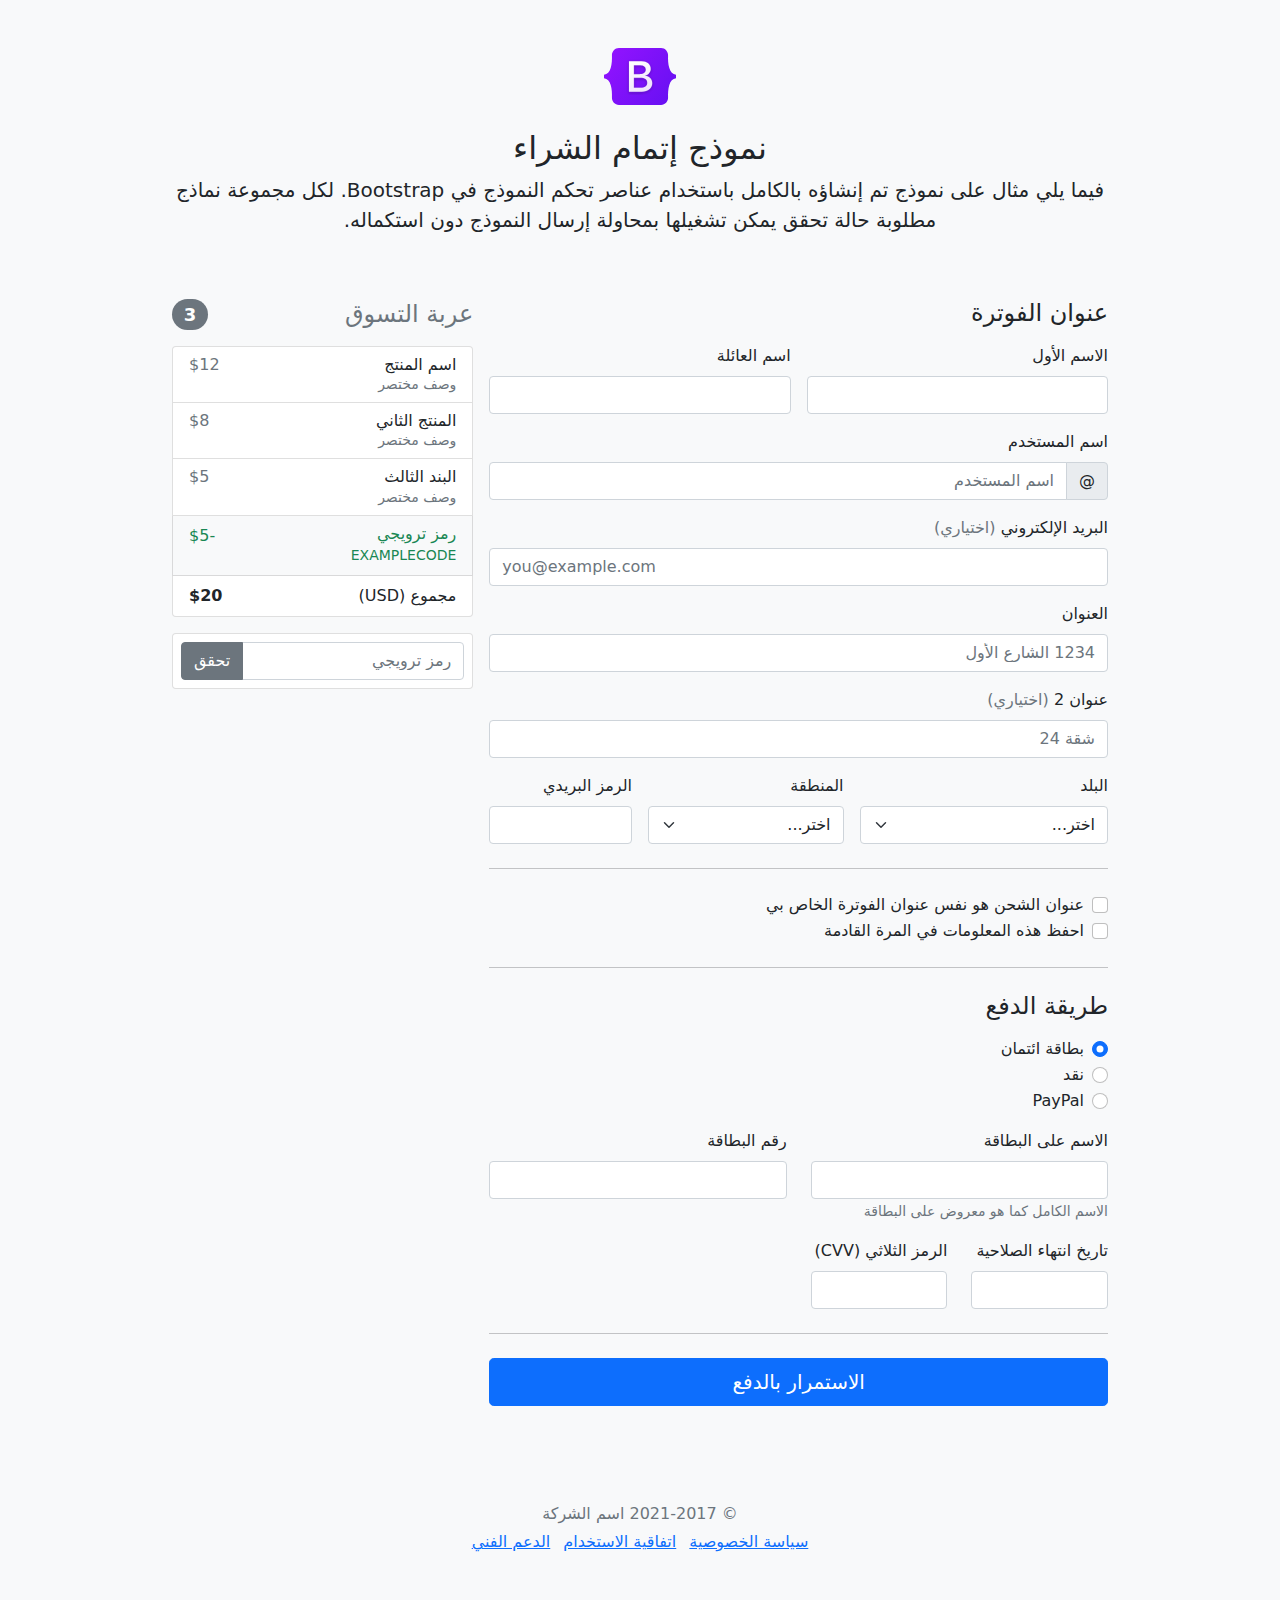
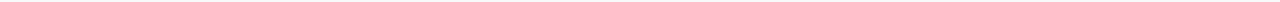
<file: bootstrap/checkout-rtl/index.html>
<!doctype html>
<html lang="ar" dir="rtl">
  <head>
    <meta charset="utf-8">
    <meta name="viewport" content="width=device-width, initial-scale=1">
    <meta name="description" content="">
    <meta name="author" content="Mark Otto, Jacob Thornton, and Bootstrap contributors">
    <meta name="generator" content="Hugo 0.84.0">
    <title>مثال إتمام الشراء · Bootstrap v5.0</title>

    <link rel="canonical" href="https://getbootstrap.com/docs/5.0/examples/checkout-rtl/">

    

    <!-- Bootstrap core CSS -->
<link href="../assets/dist/css/bootstrap.rtl.min.css" rel="stylesheet">

    <style>
      .bd-placeholder-img {
        font-size: 1.125rem;
        text-anchor: middle;
        -webkit-user-select: none;
        -moz-user-select: none;
        user-select: none;
      }

      @media (min-width: 768px) {
        .bd-placeholder-img-lg {
          font-size: 3.5rem;
        }
      }
    </style>

    
    <!-- Custom styles for this template -->
    <link href="../checkout/form-validation.css" rel="stylesheet">
  </head>
  <body class="bg-light">
    
<div class="container">
  <main>
    <div class="py-5 text-center">
      <img class="d-block mx-auto mb-4" src="../assets/brand/bootstrap-logo.svg" alt="" width="72" height="57">
      <h2>نموذج إتمام الشراء</h2>
      <p class="lead">فيما يلي مثال على نموذج تم إنشاؤه بالكامل باستخدام عناصر تحكم النموذج في Bootstrap. لكل مجموعة نماذج مطلوبة حالة تحقق يمكن تشغيلها بمحاولة إرسال النموذج دون استكماله.</p>
    </div>

    <div class="row g-3">
      <div class="col-md-5 col-lg-4 order-md-last">
        <h4 class="d-flex justify-content-between align-items-center mb-3">
          <span class="text-muted">عربة التسوق</span>
          <span class="badge bg-secondary rounded-pill">3</span>
        </h4>
        <ul class="list-group mb-3">
          <li class="list-group-item d-flex justify-content-between lh-sm">
            <div>
              <h6 class="my-0">اسم المنتج</h6>
              <small class="text-muted">وصف مختصر</small>
            </div>
            <span class="text-muted">$12</span>
          </li>
          <li class="list-group-item d-flex justify-content-between lh-sm">
            <div>
              <h6 class="my-0">المنتج الثاني</h6>
              <small class="text-muted">وصف مختصر</small>
            </div>
            <span class="text-muted">$8</span>
          </li>
          <li class="list-group-item d-flex justify-content-between lh-sm">
            <div>
              <h6 class="my-0">البند الثالث</h6>
              <small class="text-muted">وصف مختصر</small>
            </div>
            <span class="text-muted">$5</span>
          </li>
          <li class="list-group-item d-flex justify-content-between bg-light">
            <div class="text-success">
              <h6 class="my-0">رمز ترويجي</h6>
              <small>EXAMPLECODE</small>
            </div>
            <span class="text-success">-$5</span>
          </li>
          <li class="list-group-item d-flex justify-content-between">
            <span>مجموع (USD)</span>
            <strong>$20</strong>
          </li>
        </ul>

        <form class="card p-2">
          <div class="input-group">
            <input type="text" class="form-control" placeholder="رمز ترويجي">
            <button type="submit" class="btn btn-secondary">تحقق</button>
          </div>
        </form>
      </div>
      <div class="col-md-7 col-lg-8">
        <h4 class="mb-3">عنوان الفوترة</h4>
        <form class="needs-validation" novalidate>
          <div class="row g-3">
            <div class="col-sm-6">
              <label for="firstName" class="form-label">الاسم الأول</label>
              <input type="text" class="form-control" id="firstName" placeholder="" value="" required>
              <div class="invalid-feedback">
                يرجى إدخال اسم أول صحيح.
              </div>
            </div>

            <div class="col-sm-6">
              <label for="lastName" class="form-label">اسم العائلة</label>
              <input type="text" class="form-control" id="lastName" placeholder="" value="" required>
              <div class="invalid-feedback">
                يرجى إدخال اسم عائلة صحيح.
              </div>
            </div>

            <div class="col-12">
              <label for="username" class="form-label">اسم المستخدم</label>
              <div class="input-group has-validation">
                <span class="input-group-text">@</span>
                <input type="text" class="form-control" id="username" placeholder="اسم المستخدم" required>
              <div class="invalid-feedback">
                اسم المستخدم الخاص بك مطلوب.
                </div>
              </div>
            </div>

            <div class="col-12">
              <label for="email" class="form-label">البريد الإلكتروني <span class="text-muted">(اختياري)</span></label>
              <input type="email" class="form-control" id="email" placeholder="you@example.com">
              <div class="invalid-feedback">
                يرجى إدخال عنوان بريد إلكتروني صحيح لتصلكم تحديثات الشحن.
              </div>
            </div>

            <div class="col-12">
              <label for="address" class="form-label">العنوان</label>
              <input type="text" class="form-control" id="address" placeholder="1234 الشارع الأول" required>
              <div class="invalid-feedback">
                يرجى إدخال عنوان الشحن الخاص بك.
              </div>
            </div>

            <div class="col-12">
              <label for="address2" class="form-label">عنوان 2 <span class="text-muted">(اختياري)</span></label>
              <input type="text" class="form-control" id="address2" placeholder="شقة 24">
            </div>

            <div class="col-md-5">
              <label for="country" class="form-label">البلد</label>
              <select class="form-select" id="country" required>
                <option value="">اختر...</option>
                <option>الولايات المتحدة الأمريكية</option>
              </select>
              <div class="invalid-feedback">
                يرجى اختيار بلد صحيح.
              </div>
            </div>

            <div class="col-md-4">
              <label for="state" class="form-label">المنطقة</label>
              <select class="form-select" id="state" required>
                <option value="">اختر...</option>
                <option>كاليفورنيا</option>
              </select>
              <div class="invalid-feedback">
                يرجى اختيار اسم منطقة صحيح.
              </div>
            </div>

            <div class="col-md-3">
              <label for="zip" class="form-label">الرمز البريدي</label>
              <input type="text" class="form-control" id="zip" placeholder="" required>
              <div class="invalid-feedback">
                الرمز البريدي مطلوب.
              </div>
            </div>
          </div>

          <hr class="my-4">

          <div class="form-check">
            <input type="checkbox" class="form-check-input" id="same-address">
            <label class="form-check-label" for="same-address">عنوان الشحن هو نفس عنوان الفوترة الخاص بي</label>
          </div>

          <div class="form-check">
            <input type="checkbox" class="form-check-input" id="save-info">
            <label class="form-check-label" for="save-info">احفظ هذه المعلومات في المرة القادمة</label>
          </div>

          <hr class="my-4">

          <h4 class="mb-3">طريقة الدفع</h4>

          <div class="my-3">
            <div class="form-check">
              <input id="credit" name="paymentMethod" type="radio" class="form-check-input" checked required>
              <label class="form-check-label" for="credit">بطاقة ائتمان</label>
            </div>
            <div class="form-check">
              <input id="cash" name="paymentMethod" type="radio" class="form-check-input" required>
              <label class="form-check-label" for="cash">نقد</label>
            </div>
            <div class="form-check">
              <input id="paypal" name="paymentMethod" type="radio" class="form-check-input" required>
              <label class="form-check-label" for="paypal">PayPal</label>
            </div>
          </div>

          <div class="row gy-3">
            <div class="col-md-6">
              <label for="cc-name" class="form-label">الاسم على البطاقة</label>
              <input type="text" class="form-control" id="cc-name" placeholder="" required>
              <small class="text-muted">الاسم الكامل كما هو معروض على البطاقة</small>
              <div class="invalid-feedback">
                الاسم على البطاقة مطلوب
              </div>
            </div>

            <div class="col-md-6">
              <label for="cc-number" class="form-label">رقم البطاقة</label>
              <input type="text" class="form-control" id="cc-number" placeholder="" required>
              <div class="invalid-feedback">
                رقم بطاقة الائتمان مطلوب
              </div>
            </div>

            <div class="col-md-3">
              <label for="cc-expiration" class="form-label">تاريخ انتهاء الصلاحية</label>
              <input type="text" class="form-control" id="cc-expiration" placeholder="" required>
              <div class="invalid-feedback">
                تاريخ انتهاء الصلاحية مطلوب
              </div>
            </div>

            <div class="col-md-3">
              <label for="cc-cvv" class="form-label">الرمز الثلاثي (CVV)</label>
              <input type="text" class="form-control" id="cc-cvv" placeholder="" required>
              <div class="invalid-feedback">
                رمز الحماية مطلوب
              </div>
            </div>
          </div>

          <hr class="my-4">

          <button class="w-100 btn btn-primary btn-lg" type="submit">الاستمرار بالدفع</button>
        </form>
      </div>
    </div>
  </main>
  <footer class="my-5 pt-5 text-muted text-center text-small">
    <p class="mb-1">&copy; 2021-2017 اسم الشركة</p>
    <ul class="list-inline">
      <li class="list-inline-item"><a href="#">سياسة الخصوصية</a></li>
      <li class="list-inline-item"><a href="#">اتفاقية الاستخدام</a></li>
      <li class="list-inline-item"><a href="#">الدعم الفني</a></li>
    </ul>
  </footer>
</div>


    <script src="../assets/dist/js/bootstrap.bundle.min.js"></script>

      <script src="../checkout/form-validation.js"></script>
  </body>
</html>
</file>
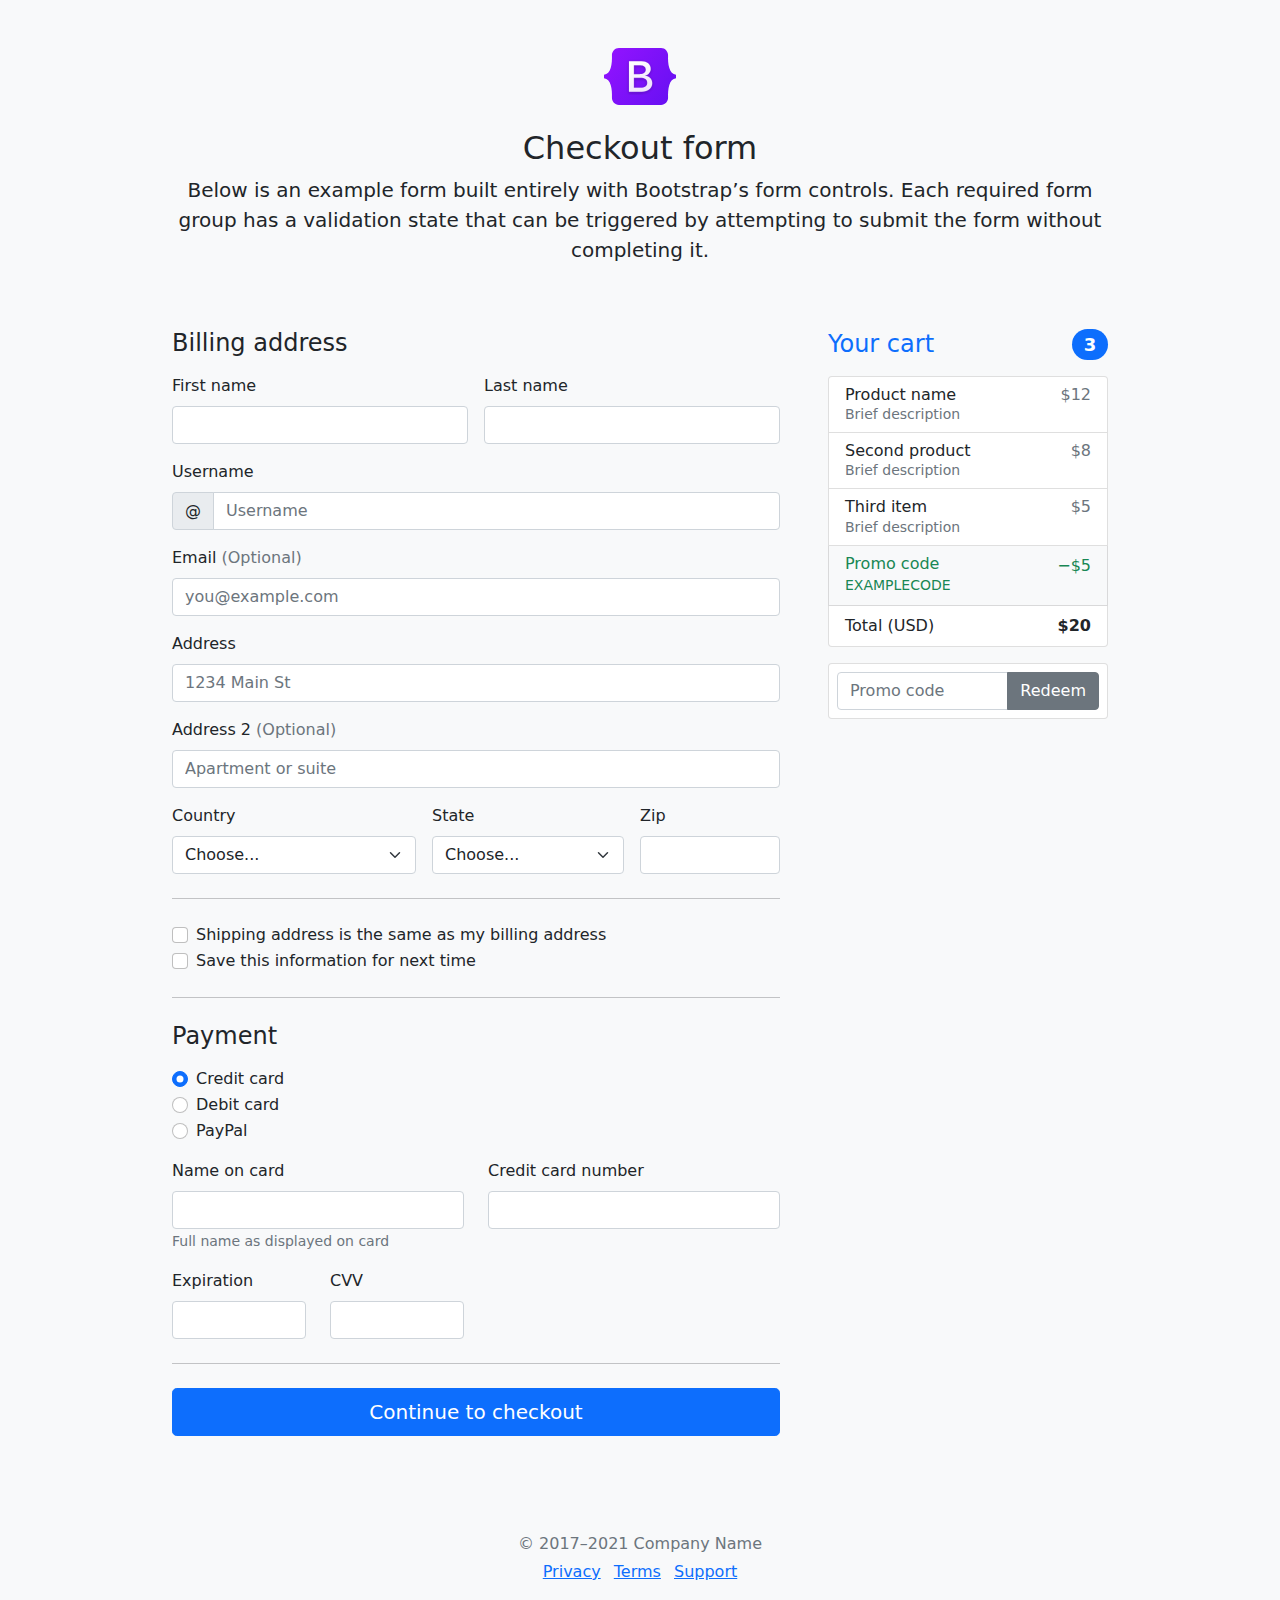
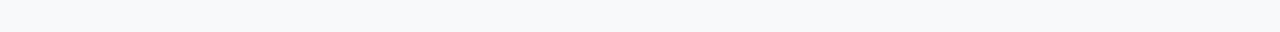
<file: bootstrap/checkout/index.html>
<!doctype html>
<html lang="en">
  <head>
    <meta charset="utf-8">
    <meta name="viewport" content="width=device-width, initial-scale=1">
    <meta name="description" content="">
    <meta name="author" content="Mark Otto, Jacob Thornton, and Bootstrap contributors">
    <meta name="generator" content="Hugo 0.84.0">
    <title>Checkout example · Bootstrap v5.0</title>

    <link rel="canonical" href="https://getbootstrap.com/docs/5.0/examples/checkout/">

    

    <!-- Bootstrap core CSS -->
<link href="../assets/dist/css/bootstrap.min.css" rel="stylesheet">

    <style>
      .bd-placeholder-img {
        font-size: 1.125rem;
        text-anchor: middle;
        -webkit-user-select: none;
        -moz-user-select: none;
        user-select: none;
      }

      @media (min-width: 768px) {
        .bd-placeholder-img-lg {
          font-size: 3.5rem;
        }
      }
    </style>

    
    <!-- Custom styles for this template -->
    <link href="form-validation.css" rel="stylesheet">
  </head>
  <body class="bg-light">
    
<div class="container">
  <main>
    <div class="py-5 text-center">
      <img class="d-block mx-auto mb-4" src="../assets/brand/bootstrap-logo.svg" alt="" width="72" height="57">
      <h2>Checkout form</h2>
      <p class="lead">Below is an example form built entirely with Bootstrap’s form controls. Each required form group has a validation state that can be triggered by attempting to submit the form without completing it.</p>
    </div>

    <div class="row g-5">
      <div class="col-md-5 col-lg-4 order-md-last">
        <h4 class="d-flex justify-content-between align-items-center mb-3">
          <span class="text-primary">Your cart</span>
          <span class="badge bg-primary rounded-pill">3</span>
        </h4>
        <ul class="list-group mb-3">
          <li class="list-group-item d-flex justify-content-between lh-sm">
            <div>
              <h6 class="my-0">Product name</h6>
              <small class="text-muted">Brief description</small>
            </div>
            <span class="text-muted">$12</span>
          </li>
          <li class="list-group-item d-flex justify-content-between lh-sm">
            <div>
              <h6 class="my-0">Second product</h6>
              <small class="text-muted">Brief description</small>
            </div>
            <span class="text-muted">$8</span>
          </li>
          <li class="list-group-item d-flex justify-content-between lh-sm">
            <div>
              <h6 class="my-0">Third item</h6>
              <small class="text-muted">Brief description</small>
            </div>
            <span class="text-muted">$5</span>
          </li>
          <li class="list-group-item d-flex justify-content-between bg-light">
            <div class="text-success">
              <h6 class="my-0">Promo code</h6>
              <small>EXAMPLECODE</small>
            </div>
            <span class="text-success">−$5</span>
          </li>
          <li class="list-group-item d-flex justify-content-between">
            <span>Total (USD)</span>
            <strong>$20</strong>
          </li>
        </ul>

        <form class="card p-2">
          <div class="input-group">
            <input type="text" class="form-control" placeholder="Promo code">
            <button type="submit" class="btn btn-secondary">Redeem</button>
          </div>
        </form>
      </div>
      <div class="col-md-7 col-lg-8">
        <h4 class="mb-3">Billing address</h4>
        <form class="needs-validation" novalidate>
          <div class="row g-3">
            <div class="col-sm-6">
              <label for="firstName" class="form-label">First name</label>
              <input type="text" class="form-control" id="firstName" placeholder="" value="" required>
              <div class="invalid-feedback">
                Valid first name is required.
              </div>
            </div>

            <div class="col-sm-6">
              <label for="lastName" class="form-label">Last name</label>
              <input type="text" class="form-control" id="lastName" placeholder="" value="" required>
              <div class="invalid-feedback">
                Valid last name is required.
              </div>
            </div>

            <div class="col-12">
              <label for="username" class="form-label">Username</label>
              <div class="input-group has-validation">
                <span class="input-group-text">@</span>
                <input type="text" class="form-control" id="username" placeholder="Username" required>
              <div class="invalid-feedback">
                  Your username is required.
                </div>
              </div>
            </div>

            <div class="col-12">
              <label for="email" class="form-label">Email <span class="text-muted">(Optional)</span></label>
              <input type="email" class="form-control" id="email" placeholder="you@example.com">
              <div class="invalid-feedback">
                Please enter a valid email address for shipping updates.
              </div>
            </div>

            <div class="col-12">
              <label for="address" class="form-label">Address</label>
              <input type="text" class="form-control" id="address" placeholder="1234 Main St" required>
              <div class="invalid-feedback">
                Please enter your shipping address.
              </div>
            </div>

            <div class="col-12">
              <label for="address2" class="form-label">Address 2 <span class="text-muted">(Optional)</span></label>
              <input type="text" class="form-control" id="address2" placeholder="Apartment or suite">
            </div>

            <div class="col-md-5">
              <label for="country" class="form-label">Country</label>
              <select class="form-select" id="country" required>
                <option value="">Choose...</option>
                <option>United States</option>
              </select>
              <div class="invalid-feedback">
                Please select a valid country.
              </div>
            </div>

            <div class="col-md-4">
              <label for="state" class="form-label">State</label>
              <select class="form-select" id="state" required>
                <option value="">Choose...</option>
                <option>California</option>
              </select>
              <div class="invalid-feedback">
                Please provide a valid state.
              </div>
            </div>

            <div class="col-md-3">
              <label for="zip" class="form-label">Zip</label>
              <input type="text" class="form-control" id="zip" placeholder="" required>
              <div class="invalid-feedback">
                Zip code required.
              </div>
            </div>
          </div>

          <hr class="my-4">

          <div class="form-check">
            <input type="checkbox" class="form-check-input" id="same-address">
            <label class="form-check-label" for="same-address">Shipping address is the same as my billing address</label>
          </div>

          <div class="form-check">
            <input type="checkbox" class="form-check-input" id="save-info">
            <label class="form-check-label" for="save-info">Save this information for next time</label>
          </div>

          <hr class="my-4">

          <h4 class="mb-3">Payment</h4>

          <div class="my-3">
            <div class="form-check">
              <input id="credit" name="paymentMethod" type="radio" class="form-check-input" checked required>
              <label class="form-check-label" for="credit">Credit card</label>
            </div>
            <div class="form-check">
              <input id="debit" name="paymentMethod" type="radio" class="form-check-input" required>
              <label class="form-check-label" for="debit">Debit card</label>
            </div>
            <div class="form-check">
              <input id="paypal" name="paymentMethod" type="radio" class="form-check-input" required>
              <label class="form-check-label" for="paypal">PayPal</label>
            </div>
          </div>

          <div class="row gy-3">
            <div class="col-md-6">
              <label for="cc-name" class="form-label">Name on card</label>
              <input type="text" class="form-control" id="cc-name" placeholder="" required>
              <small class="text-muted">Full name as displayed on card</small>
              <div class="invalid-feedback">
                Name on card is required
              </div>
            </div>

            <div class="col-md-6">
              <label for="cc-number" class="form-label">Credit card number</label>
              <input type="text" class="form-control" id="cc-number" placeholder="" required>
              <div class="invalid-feedback">
                Credit card number is required
              </div>
            </div>

            <div class="col-md-3">
              <label for="cc-expiration" class="form-label">Expiration</label>
              <input type="text" class="form-control" id="cc-expiration" placeholder="" required>
              <div class="invalid-feedback">
                Expiration date required
              </div>
            </div>

            <div class="col-md-3">
              <label for="cc-cvv" class="form-label">CVV</label>
              <input type="text" class="form-control" id="cc-cvv" placeholder="" required>
              <div class="invalid-feedback">
                Security code required
              </div>
            </div>
          </div>

          <hr class="my-4">

          <button class="w-100 btn btn-primary btn-lg" type="submit">Continue to checkout</button>
        </form>
      </div>
    </div>
  </main>

  <footer class="my-5 pt-5 text-muted text-center text-small">
    <p class="mb-1">&copy; 2017–2021 Company Name</p>
    <ul class="list-inline">
      <li class="list-inline-item"><a href="#">Privacy</a></li>
      <li class="list-inline-item"><a href="#">Terms</a></li>
      <li class="list-inline-item"><a href="#">Support</a></li>
    </ul>
  </footer>
</div>


    <script src="../assets/dist/js/bootstrap.bundle.min.js"></script>

      <script src="form-validation.js"></script>
  </body>
</html>
</file>
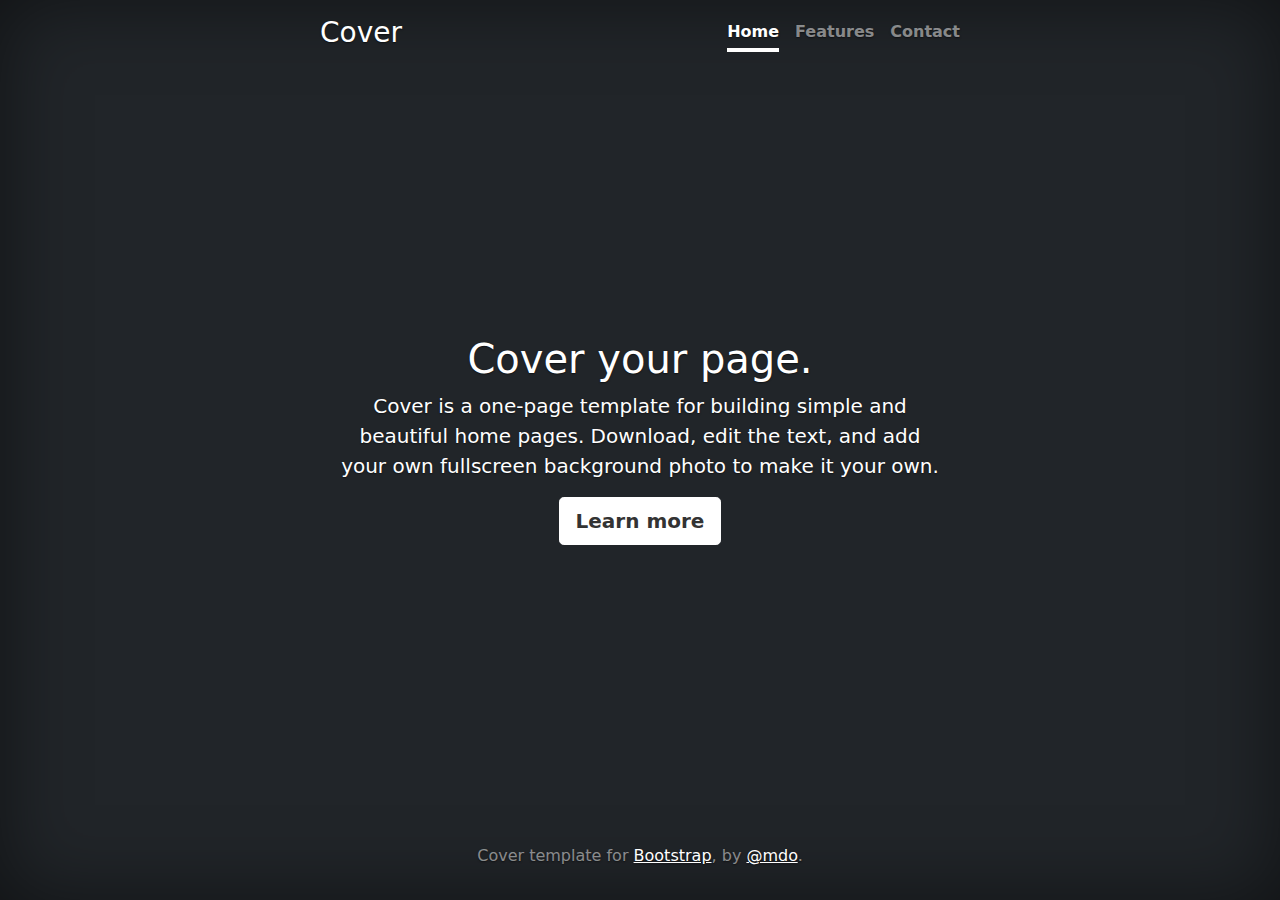
<file: bootstrap/cover/index.html>
<!doctype html>
<html lang="en" class="h-100">
  <head>
    <meta charset="utf-8">
    <meta name="viewport" content="width=device-width, initial-scale=1">
    <meta name="description" content="">
    <meta name="author" content="Mark Otto, Jacob Thornton, and Bootstrap contributors">
    <meta name="generator" content="Hugo 0.84.0">
    <title>Cover Template · Bootstrap v5.0</title>

    <link rel="canonical" href="https://getbootstrap.com/docs/5.0/examples/cover/">

    

    <!-- Bootstrap core CSS -->
<link href="../assets/dist/css/bootstrap.min.css" rel="stylesheet">

    <style>
      .bd-placeholder-img {
        font-size: 1.125rem;
        text-anchor: middle;
        -webkit-user-select: none;
        -moz-user-select: none;
        user-select: none;
      }

      @media (min-width: 768px) {
        .bd-placeholder-img-lg {
          font-size: 3.5rem;
        }
      }
    </style>

    
    <!-- Custom styles for this template -->
    <link href="cover.css" rel="stylesheet">
  </head>
  <body class="d-flex h-100 text-center text-white bg-dark">
    
<div class="cover-container d-flex w-100 h-100 p-3 mx-auto flex-column">
  <header class="mb-auto">
    <div>
      <h3 class="float-md-start mb-0">Cover</h3>
      <nav class="nav nav-masthead justify-content-center float-md-end">
        <a class="nav-link active" aria-current="page" href="#">Home</a>
        <a class="nav-link" href="#">Features</a>
        <a class="nav-link" href="#">Contact</a>
      </nav>
    </div>
  </header>

  <main class="px-3">
    <h1>Cover your page.</h1>
    <p class="lead">Cover is a one-page template for building simple and beautiful home pages. Download, edit the text, and add your own fullscreen background photo to make it your own.</p>
    <p class="lead">
      <a href="#" class="btn btn-lg btn-secondary fw-bold border-white bg-white">Learn more</a>
    </p>
  </main>

  <footer class="mt-auto text-white-50">
    <p>Cover template for <a href="https://getbootstrap.com/" class="text-white">Bootstrap</a>, by <a href="https://twitter.com/mdo" class="text-white">@mdo</a>.</p>
  </footer>
</div>


    
  </body>
</html>
</file>
<file: bootstrap/blog/blog.rtl.css>
/* stylelint-disable selector-list-comma-newline-after */

.blog-header {
  line-height: 1;
  border-bottom: 1px solid #e5e5e5;
}

.blog-header-logo {
  font-family: Amiri, Georgia, "Times New Roman", serif;
  font-size: 2.25rem;
}

.blog-header-logo:hover {
  text-decoration: none;
}

h1, h2, h3, h4, h5, h6 {
  font-family: Amiri, Georgia, "Times New Roman", serif;
}

.display-4 {
  font-size: 2.5rem;
}
@media (min-width: 768px) {
  .display-4 {
    font-size: 3rem;
  }
}

.nav-scroller {
  position: relative;
  z-index: 2;
  height: 2.75rem;
  overflow-y: hidden;
}

.nav-scroller .nav {
  display: flex;
  flex-wrap: nowrap;
  padding-bottom: 1rem;
  margin-top: -1px;
  overflow-x: auto;
  text-align: center;
  white-space: nowrap;
  -webkit-overflow-scrolling: touch;
}

.nav-scroller .nav-link {
  padding-top: .75rem;
  padding-bottom: .75rem;
  font-size: .875rem;
}

.card-img-right {
  height: 100%;
  border-radius: 3px 0 0 3px;
}

.flex-auto {
  flex: 0 0 auto;
}

.h-250 { height: 250px; }
@media (min-width: 768px) {
  .h-md-250 { height: 250px; }
}

/* Pagination */
.blog-pagination {
  margin-bottom: 4rem;
}
.blog-pagination > .btn {
  border-radius: 2rem;
}

/*
 * Blog posts
 */
.blog-post {
  margin-bottom: 4rem;
}
.blog-post-title {
  margin-bottom: .25rem;
  font-size: 2.5rem;
}
.blog-post-meta {
  margin-bottom: 1.25rem;
  color: #727272;
}

/*
 * Footer
 */
.blog-footer {
  padding: 2.5rem 0;
  color: #727272;
  text-align: center;
  background-color: #f9f9f9;
  border-top: .05rem solid #e5e5e5;
}
.blog-footer p:last-child {
  margin-bottom: 0;
}
</file>
<file: bootstrap/blog/blog.css>
/* stylelint-disable selector-list-comma-newline-after */

.blog-header {
  line-height: 1;
  border-bottom: 1px solid #e5e5e5;
}

.blog-header-logo {
  font-family: "Playfair Display", Georgia, "Times New Roman", serif/*rtl:Amiri, Georgia, "Times New Roman", serif*/;
  font-size: 2.25rem;
}

.blog-header-logo:hover {
  text-decoration: none;
}

h1, h2, h3, h4, h5, h6 {
  font-family: "Playfair Display", Georgia, "Times New Roman", serif/*rtl:Amiri, Georgia, "Times New Roman", serif*/;
}

.display-4 {
  font-size: 2.5rem;
}
@media (min-width: 768px) {
  .display-4 {
    font-size: 3rem;
  }
}

.nav-scroller {
  position: relative;
  z-index: 2;
  height: 2.75rem;
  overflow-y: hidden;
}

.nav-scroller .nav {
  display: flex;
  flex-wrap: nowrap;
  padding-bottom: 1rem;
  margin-top: -1px;
  overflow-x: auto;
  text-align: center;
  white-space: nowrap;
  -webkit-overflow-scrolling: touch;
}

.nav-scroller .nav-link {
  padding-top: .75rem;
  padding-bottom: .75rem;
  font-size: .875rem;
}

.card-img-right {
  height: 100%;
  border-radius: 0 3px 3px 0;
}

.flex-auto {
  flex: 0 0 auto;
}

.h-250 { height: 250px; }
@media (min-width: 768px) {
  .h-md-250 { height: 250px; }
}

/* Pagination */
.blog-pagination {
  margin-bottom: 4rem;
}
.blog-pagination > .btn {
  border-radius: 2rem;
}

/*
 * Blog posts
 */
.blog-post {
  margin-bottom: 4rem;
}
.blog-post-title {
  margin-bottom: .25rem;
  font-size: 2.5rem;
}
.blog-post-meta {
  margin-bottom: 1.25rem;
  color: #727272;
}

/*
 * Footer
 */
.blog-footer {
  padding: 2.5rem 0;
  color: #727272;
  text-align: center;
  background-color: #f9f9f9;
  border-top: .05rem solid #e5e5e5;
}
.blog-footer p:last-child {
  margin-bottom: 0;
}
</file>
<file: bootstrap/carousel/carousel.rtl.css>
/* GLOBAL STYLES
-------------------------------------------------- */
/* Padding below the footer and lighter body text */

body {
  padding-top: 3rem;
  padding-bottom: 3rem;
  color: #5a5a5a;
}


/* CUSTOMIZE THE CAROUSEL
-------------------------------------------------- */

/* Carousel base class */
.carousel {
  margin-bottom: 4rem;
}
/* Since positioning the image, we need to help out the caption */
.carousel-caption {
  bottom: 3rem;
  z-index: 10;
}

/* Declare heights because of positioning of img element */
.carousel-item {
  height: 32rem;
}
.carousel-item > img {
  position: absolute;
  top: 0;
  right: 0;
  min-width: 100%;
  height: 32rem;
}


/* MARKETING CONTENT
-------------------------------------------------- */

/* Center align the text within the three columns below the carousel */
.marketing .col-lg-4 {
  margin-bottom: 1.5rem;
  text-align: center;
}
.marketing h2 {
  font-weight: 400;
}
.marketing .col-lg-4 p {
  margin-right: .75rem;
  margin-left: .75rem;
}


/* Featurettes
------------------------- */

.featurette-divider {
  margin: 5rem 0; /* Space out the Bootstrap <hr> more */
}

/* Thin out the marketing headings */
.featurette-heading {
  font-weight: 300;
  line-height: 1;
}


/* RESPONSIVE CSS
-------------------------------------------------- */

@media (min-width: 40em) {
  /* Bump up size of carousel content */
  .carousel-caption p {
    margin-bottom: 1.25rem;
    font-size: 1.25rem;
    line-height: 1.4;
  }

  .featurette-heading {
    font-size: 50px;
  }
}

@media (min-width: 62em) {
  .featurette-heading {
    margin-top: 7rem;
  }
}
</file>
<file: bootstrap/carousel/carousel.css>
/* GLOBAL STYLES
-------------------------------------------------- */
/* Padding below the footer and lighter body text */

body {
  padding-top: 3rem;
  padding-bottom: 3rem;
  color: #5a5a5a;
}


/* CUSTOMIZE THE CAROUSEL
-------------------------------------------------- */

/* Carousel base class */
.carousel {
  margin-bottom: 4rem;
}
/* Since positioning the image, we need to help out the caption */
.carousel-caption {
  bottom: 3rem;
  z-index: 10;
}

/* Declare heights because of positioning of img element */
.carousel-item {
  height: 32rem;
}
.carousel-item > img {
  position: absolute;
  top: 0;
  left: 0;
  min-width: 100%;
  height: 32rem;
}


/* MARKETING CONTENT
-------------------------------------------------- */

/* Center align the text within the three columns below the carousel */
.marketing .col-lg-4 {
  margin-bottom: 1.5rem;
  text-align: center;
}
.marketing h2 {
  font-weight: 400;
}
/* rtl:begin:ignore */
.marketing .col-lg-4 p {
  margin-right: .75rem;
  margin-left: .75rem;
}
/* rtl:end:ignore */


/* Featurettes
------------------------- */

.featurette-divider {
  margin: 5rem 0; /* Space out the Bootstrap <hr> more */
}

/* Thin out the marketing headings */
.featurette-heading {
  font-weight: 300;
  line-height: 1;
  /* rtl:remove */
  letter-spacing: -.05rem;
}


/* RESPONSIVE CSS
-------------------------------------------------- */

@media (min-width: 40em) {
  /* Bump up size of carousel content */
  .carousel-caption p {
    margin-bottom: 1.25rem;
    font-size: 1.25rem;
    line-height: 1.4;
  }

  .featurette-heading {
    font-size: 50px;
  }
}

@media (min-width: 62em) {
  .featurette-heading {
    margin-top: 7rem;
  }
}
</file>
<file: bootstrap/checkout/form-validation.css>
.container {
  max-width: 960px;
}
</file>
<file: bootstrap/cover/cover.css>
/*
 * Globals
 */


/* Custom default button */
.btn-secondary,
.btn-secondary:hover,
.btn-secondary:focus {
  color: #333;
  text-shadow: none; /* Prevent inheritance from `body` */
}


/*
 * Base structure
 */

body {
  text-shadow: 0 .05rem .1rem rgba(0, 0, 0, .5);
  box-shadow: inset 0 0 5rem rgba(0, 0, 0, .5);
}

.cover-container {
  max-width: 42em;
}


/*
 * Header
 */

.nav-masthead .nav-link {
  padding: .25rem 0;
  font-weight: 700;
  color: rgba(255, 255, 255, .5);
  background-color: transparent;
  border-bottom: .25rem solid transparent;
}

.nav-masthead .nav-link:hover,
.nav-masthead .nav-link:focus {
  border-bottom-color: rgba(255, 255, 255, .25);
}

.nav-masthead .nav-link + .nav-link {
  margin-left: 1rem;
}

.nav-masthead .active {
  color: #fff;
  border-bottom-color: #fff;
}
</file>
<file: bootstrap/cheatsheet/cheatsheet.rtl.css>
body {
  scroll-behavior: smooth;
}

/**
 * Bootstrap "Journal code" icon
 * @link https://icons.getbootstrap.com/icons/journal-code/
 */
.bd-heading a::before {
  display: inline-block;
  width: 1em;
  height: 1em;
  margin-left: .25rem;
  content: "";
  background-image: url("data:image/svg+xml,%3Csvg xmlns='http://www.w3.org/2000/svg' fill='%25230d6efd' viewBox='0 0 16 16'%3E%3Cpath d='M4 1h8a2 2 0 0 1 2 2v10a2 2 0 0 1-2 2H4a2 2 0 0 1-2-2h1a1 1 0 0 0 1 1h8a1 1 0 0 0 1-1V3a1 1 0 0 0-1-1H4a1 1 0 0 0-1 1H2a2 2 0 0 1 2-2z'/%3E%3Cpath d='M2 5v-.5a.5.5 0 0 1 1 0V5h.5a.5.5 0 0 1 0 1h-2a.5.5 0 0 1 0-1H2zm0 3v-.5a.5.5 0 0 1 1 0V8h.5a.5.5 0 0 1 0 1h-2a.5.5 0 0 1 0-1H2zm0 3v-.5a.5.5 0 0 1 1 0v.5h.5a.5.5 0 0 1 0 1h-2a.5.5 0 0 1 0-1H2z'/%3E%3Cpath fill-rule='evenodd' d='M8.646 5.646a.5.5 0 0 1 .708 0l2 2a.5.5 0 0 1 0 .708l-2 2a.5.5 0 0 1-.708-.708L10.293 8 8.646 6.354a.5.5 0 0 1 0-.708zm-1.292 0a.5.5 0 0 0-.708 0l-2 2a.5.5 0 0 0 0 .708l2 2a.5.5 0 0 0 .708-.708L5.707 8l1.647-1.646a.5.5 0 0 0 0-.708z'/%3E%3C/svg%3E");
  background-size: 1em;
}

/* stylelint-disable-next-line selector-max-universal */
.bd-heading + div > * + * {
  margin-top: 3rem;
}

/* Table of contents */
.bd-aside a {
  padding: .1875rem .5rem;
  margin-top: .125rem;
  margin-right: .3125rem;
  color: rgba(0, 0, 0, .65);
  text-decoration: none;
}

.bd-aside a:hover,
.bd-aside a:focus {
  color: rgba(0, 0, 0, .85);
  background-color: rgba(121, 82, 179, .1);
}

.bd-aside .active {
  font-weight: 600;
  color: rgba(0, 0, 0, .85);
}

.bd-aside .btn {
  padding: .25rem .5rem;
  font-weight: 600;
  color: rgba(0, 0, 0, .65);
  border: 0;
}

.bd-aside .btn:hover,
.bd-aside .btn:focus {
  color: rgba(0, 0, 0, .85);
  background-color: rgba(121, 82, 179, .1);
}

.bd-aside .btn:focus {
  box-shadow: 0 0 0 1px rgba(121, 82, 179, .7);
}

.bd-aside .btn::before {
  width: 1.25em;
  line-height: 0;
  content: url("data:image/svg+xml,%3csvg xmlns='http://www.w3.org/2000/svg' width='16' height='16' viewBox='0 0 16 16'%3e%3cpath fill='none' stroke='rgba%280,0,0,.5%29' stroke-linecap='round' stroke-linejoin='round' stroke-width='2' d='M5 14l6-6-6-6'/%3e%3c/svg%3e");
  transition: transform .35s ease;
  transform: rotate(180deg) translateX(-2px);
  transform-origin: .5em 50%;
}

.bd-aside .btn[aria-expanded="true"]::before {
  transform: rotate(90deg);
}


/* Examples */
.scrollspy-example {
  position: relative;
  height: 200px;
  margin-top: .5rem;
  overflow: auto;
}

[id="modal"] .bd-example .btn,
[id="buttons"] .bd-example .btn,
[id="tooltips"] .bd-example .btn,
[id="popovers"] .bd-example .btn,
[id="dropdowns"] .bd-example .btn-group,
[id="dropdowns"] .bd-example .dropdown,
[id="dropdowns"] .bd-example .dropup,
[id="dropdowns"] .bd-example .dropend,
[id="dropdowns"] .bd-example .dropstart {
  margin: 0 0 1rem 1rem;
}

/* Layout */
@media (min-width: 1200px) {
  body {
    display: grid;
    gap: 1rem;
    grid-template-columns: 1fr 4fr 1fr;
    grid-template-rows: auto;
  }

  .bd-header {
    position: fixed;
    top: 0;
    right: 0;
    left: 0;
    z-index: 1030;
    grid-column: 1 / span 3;
  }

  .bd-aside,
  .bd-cheatsheet {
    padding-top: 4rem;
  }

  /**
   * 1. Too bad only Firefox supports subgrids ATM
   */
  .bd-cheatsheet,
  .bd-cheatsheet section,
  .bd-cheatsheet article {
    display: inherit; /* 1 */
    gap: inherit; /* 1 */
    grid-template-columns: 1fr 4fr;
    grid-column: 1 / span 2;
    grid-template-rows: auto;
  }

  .bd-aside {
    grid-area: 1 / 3;
    scroll-margin-top: 4rem;
  }

  .bd-cheatsheet section,
  .bd-cheatsheet section > h2 {
    top: 2rem;
    scroll-margin-top: 2rem;
  }

  .bd-cheatsheet section > h2::before {
    position: absolute;
    top: 0;
    right: 0;
    bottom: -2rem;
    left: 0;
    z-index: -1;
    content: "";
    background-image: linear-gradient(to bottom, rgba(255, 255, 255, 1) calc(100% - 3rem), rgba(255, 255, 255, .01));
  }

  .bd-cheatsheet article,
  .bd-cheatsheet .bd-heading {
    top: 8rem;
    scroll-margin-top: 8rem;
  }

  .bd-cheatsheet .bd-heading {
    z-index: 1;
  }
}
</file>
<file: bootstrap/cheatsheet/cheatsheet.css>
body {
  scroll-behavior: smooth;
}

/**
 * Bootstrap "Journal code" icon
 * @link https://icons.getbootstrap.com/icons/journal-code/
 */
.bd-heading a::before {
  display: inline-block;
  width: 1em;
  height: 1em;
  margin-right: .25rem;
  content: "";
  background-image: url("data:image/svg+xml,%3Csvg xmlns='http://www.w3.org/2000/svg' fill='%25230d6efd' viewBox='0 0 16 16'%3E%3Cpath d='M4 1h8a2 2 0 0 1 2 2v10a2 2 0 0 1-2 2H4a2 2 0 0 1-2-2h1a1 1 0 0 0 1 1h8a1 1 0 0 0 1-1V3a1 1 0 0 0-1-1H4a1 1 0 0 0-1 1H2a2 2 0 0 1 2-2z'/%3E%3Cpath d='M2 5v-.5a.5.5 0 0 1 1 0V5h.5a.5.5 0 0 1 0 1h-2a.5.5 0 0 1 0-1H2zm0 3v-.5a.5.5 0 0 1 1 0V8h.5a.5.5 0 0 1 0 1h-2a.5.5 0 0 1 0-1H2zm0 3v-.5a.5.5 0 0 1 1 0v.5h.5a.5.5 0 0 1 0 1h-2a.5.5 0 0 1 0-1H2z'/%3E%3Cpath fill-rule='evenodd' d='M8.646 5.646a.5.5 0 0 1 .708 0l2 2a.5.5 0 0 1 0 .708l-2 2a.5.5 0 0 1-.708-.708L10.293 8 8.646 6.354a.5.5 0 0 1 0-.708zm-1.292 0a.5.5 0 0 0-.708 0l-2 2a.5.5 0 0 0 0 .708l2 2a.5.5 0 0 0 .708-.708L5.707 8l1.647-1.646a.5.5 0 0 0 0-.708z'/%3E%3C/svg%3E");
  background-size: 1em;
}

/* stylelint-disable-next-line selector-max-universal */
.bd-heading + div > * + * {
  margin-top: 3rem;
}

/* Table of contents */
.bd-aside a {
  padding: .1875rem .5rem;
  margin-top: .125rem;
  margin-left: .3125rem;
  color: rgba(0, 0, 0, .65);
  text-decoration: none;
}

.bd-aside a:hover,
.bd-aside a:focus {
  color: rgba(0, 0, 0, .85);
  background-color: rgba(121, 82, 179, .1);
}

.bd-aside .active {
  font-weight: 600;
  color: rgba(0, 0, 0, .85);
}

.bd-aside .btn {
  padding: .25rem .5rem;
  font-weight: 600;
  color: rgba(0, 0, 0, .65);
  border: 0;
}

.bd-aside .btn:hover,
.bd-aside .btn:focus {
  color: rgba(0, 0, 0, .85);
  background-color: rgba(121, 82, 179, .1);
}

.bd-aside .btn:focus {
  box-shadow: 0 0 0 1px rgba(121, 82, 179, .7);
}

.bd-aside .btn::before {
  width: 1.25em;
  line-height: 0;
  content: url("data:image/svg+xml,%3csvg xmlns='http://www.w3.org/2000/svg' width='16' height='16' viewBox='0 0 16 16'%3e%3cpath fill='none' stroke='rgba%280,0,0,.5%29' stroke-linecap='round' stroke-linejoin='round' stroke-width='2' d='M5 14l6-6-6-6'/%3e%3c/svg%3e");
  transition: transform .35s ease;

  /* rtl:raw:
  transform: rotate(180deg) translateX(-2px);
  */
  transform-origin: .5em 50%;
}

.bd-aside .btn[aria-expanded="true"]::before {
  transform: rotate(90deg)/* rtl:ignore */;
}


/* Examples */
.scrollspy-example {
  position: relative;
  height: 200px;
  margin-top: .5rem;
  overflow: auto;
}

[id="modal"] .bd-example .btn,
[id="buttons"] .bd-example .btn,
[id="tooltips"] .bd-example .btn,
[id="popovers"] .bd-example .btn,
[id="dropdowns"] .bd-example .btn-group,
[id="dropdowns"] .bd-example .dropdown,
[id="dropdowns"] .bd-example .dropup,
[id="dropdowns"] .bd-example .dropend,
[id="dropdowns"] .bd-example .dropstart {
  margin: 0 1rem 1rem 0;
}

/* Layout */
@media (min-width: 1200px) {
  body {
    display: grid;
    gap: 1rem;
    grid-template-columns: 1fr 4fr 1fr;
    grid-template-rows: auto;
  }

  .bd-header {
    position: fixed;
    top: 0;
    /* rtl:begin:ignore */
    right: 0;
    left: 0;
    /* rtl:end:ignore */
    z-index: 1030;
    grid-column: 1 / span 3;
  }

  .bd-aside,
  .bd-cheatsheet {
    padding-top: 4rem;
  }

  /**
   * 1. Too bad only Firefox supports subgrids ATM
   */
  .bd-cheatsheet,
  .bd-cheatsheet section,
  .bd-cheatsheet article {
    display: inherit; /* 1 */
    gap: inherit; /* 1 */
    grid-template-columns: 1fr 4fr;
    grid-column: 1 / span 2;
    grid-template-rows: auto;
  }

  .bd-aside {
    grid-area: 1 / 3;
    scroll-margin-top: 4rem;
  }

  .bd-cheatsheet section,
  .bd-cheatsheet section > h2 {
    top: 2rem;
    scroll-margin-top: 2rem;
  }

  .bd-cheatsheet section > h2::before {
    position: absolute;
    /* rtl:begin:ignore */
    top: 0;
    right: 0;
    bottom: -2rem;
    left: 0;
    /* rtl:end:ignore */
    z-index: -1;
    content: "";
    background-image: linear-gradient(to bottom, rgba(255, 255, 255, 1) calc(100% - 3rem), rgba(255, 255, 255, .01));
  }

  .bd-cheatsheet article,
  .bd-cheatsheet .bd-heading {
    top: 8rem;
    scroll-margin-top: 8rem;
  }

  .bd-cheatsheet .bd-heading {
    z-index: 1;
  }
}
</file>
